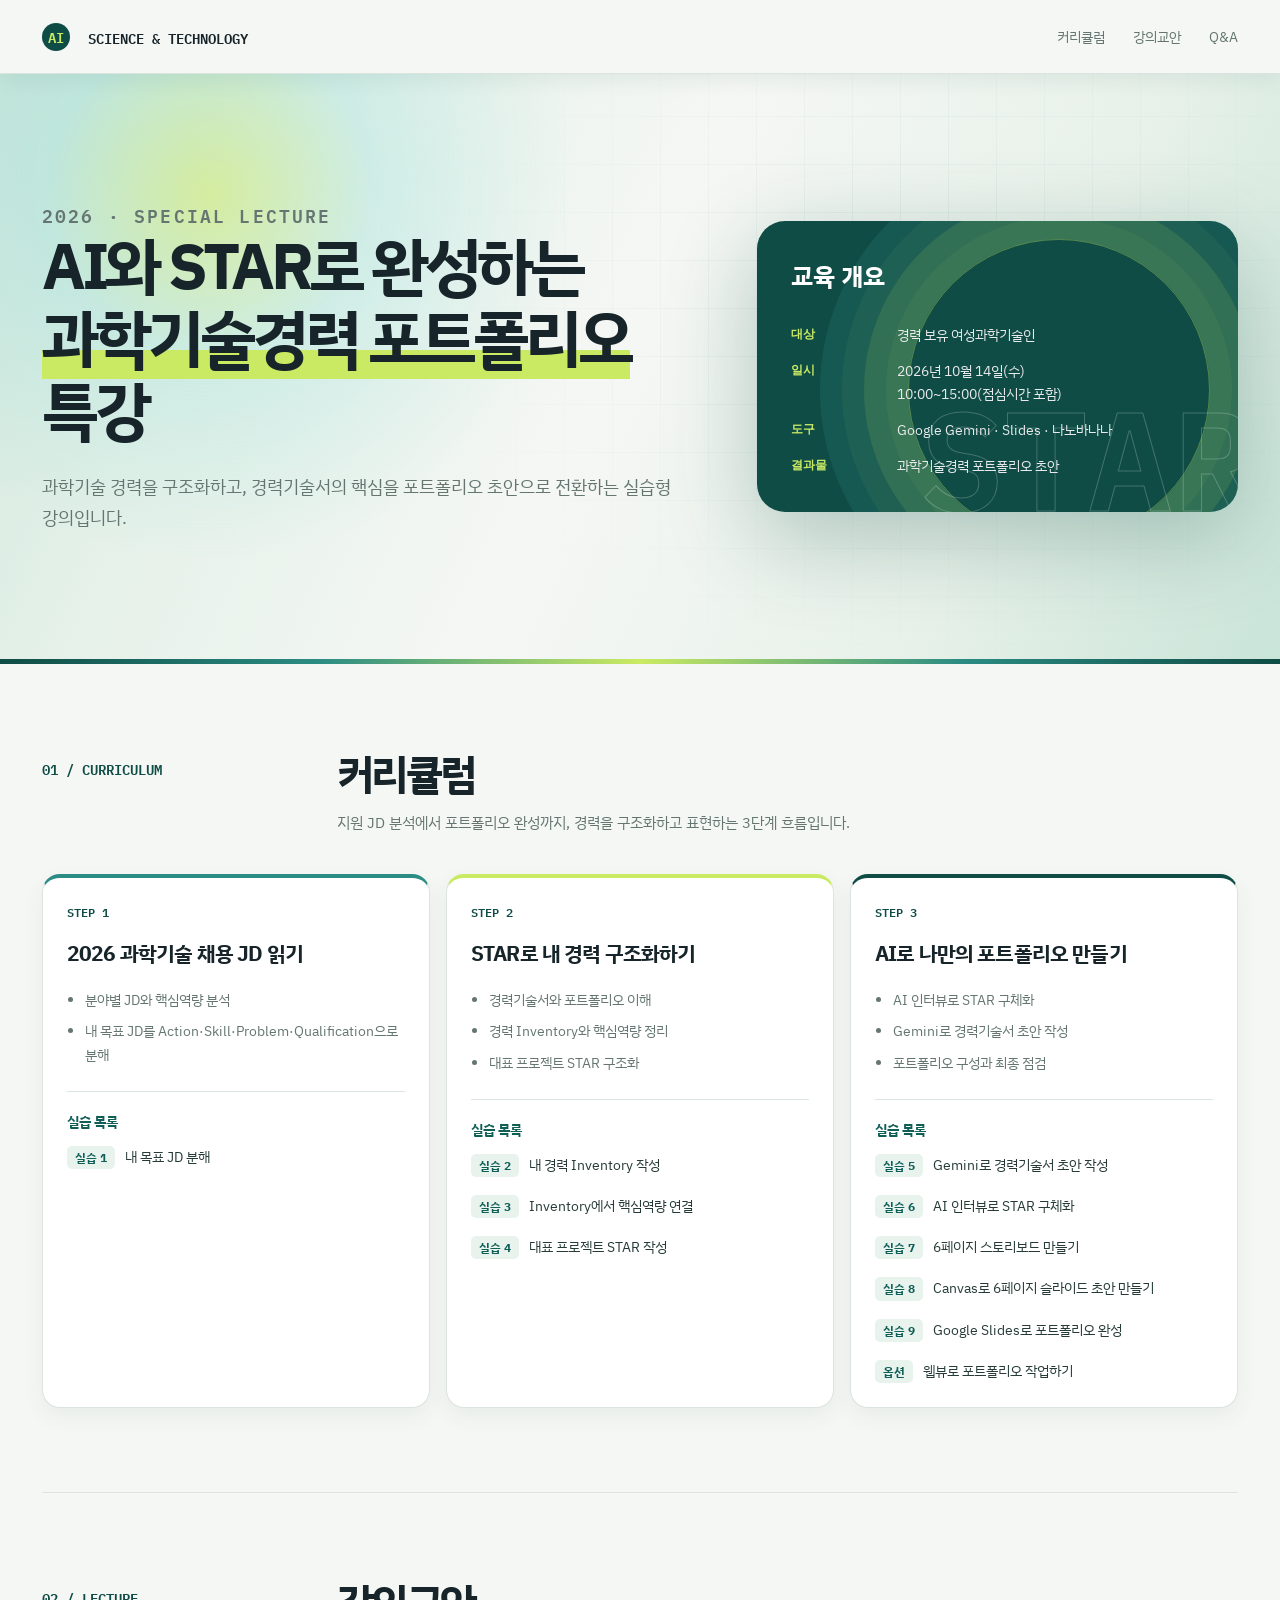
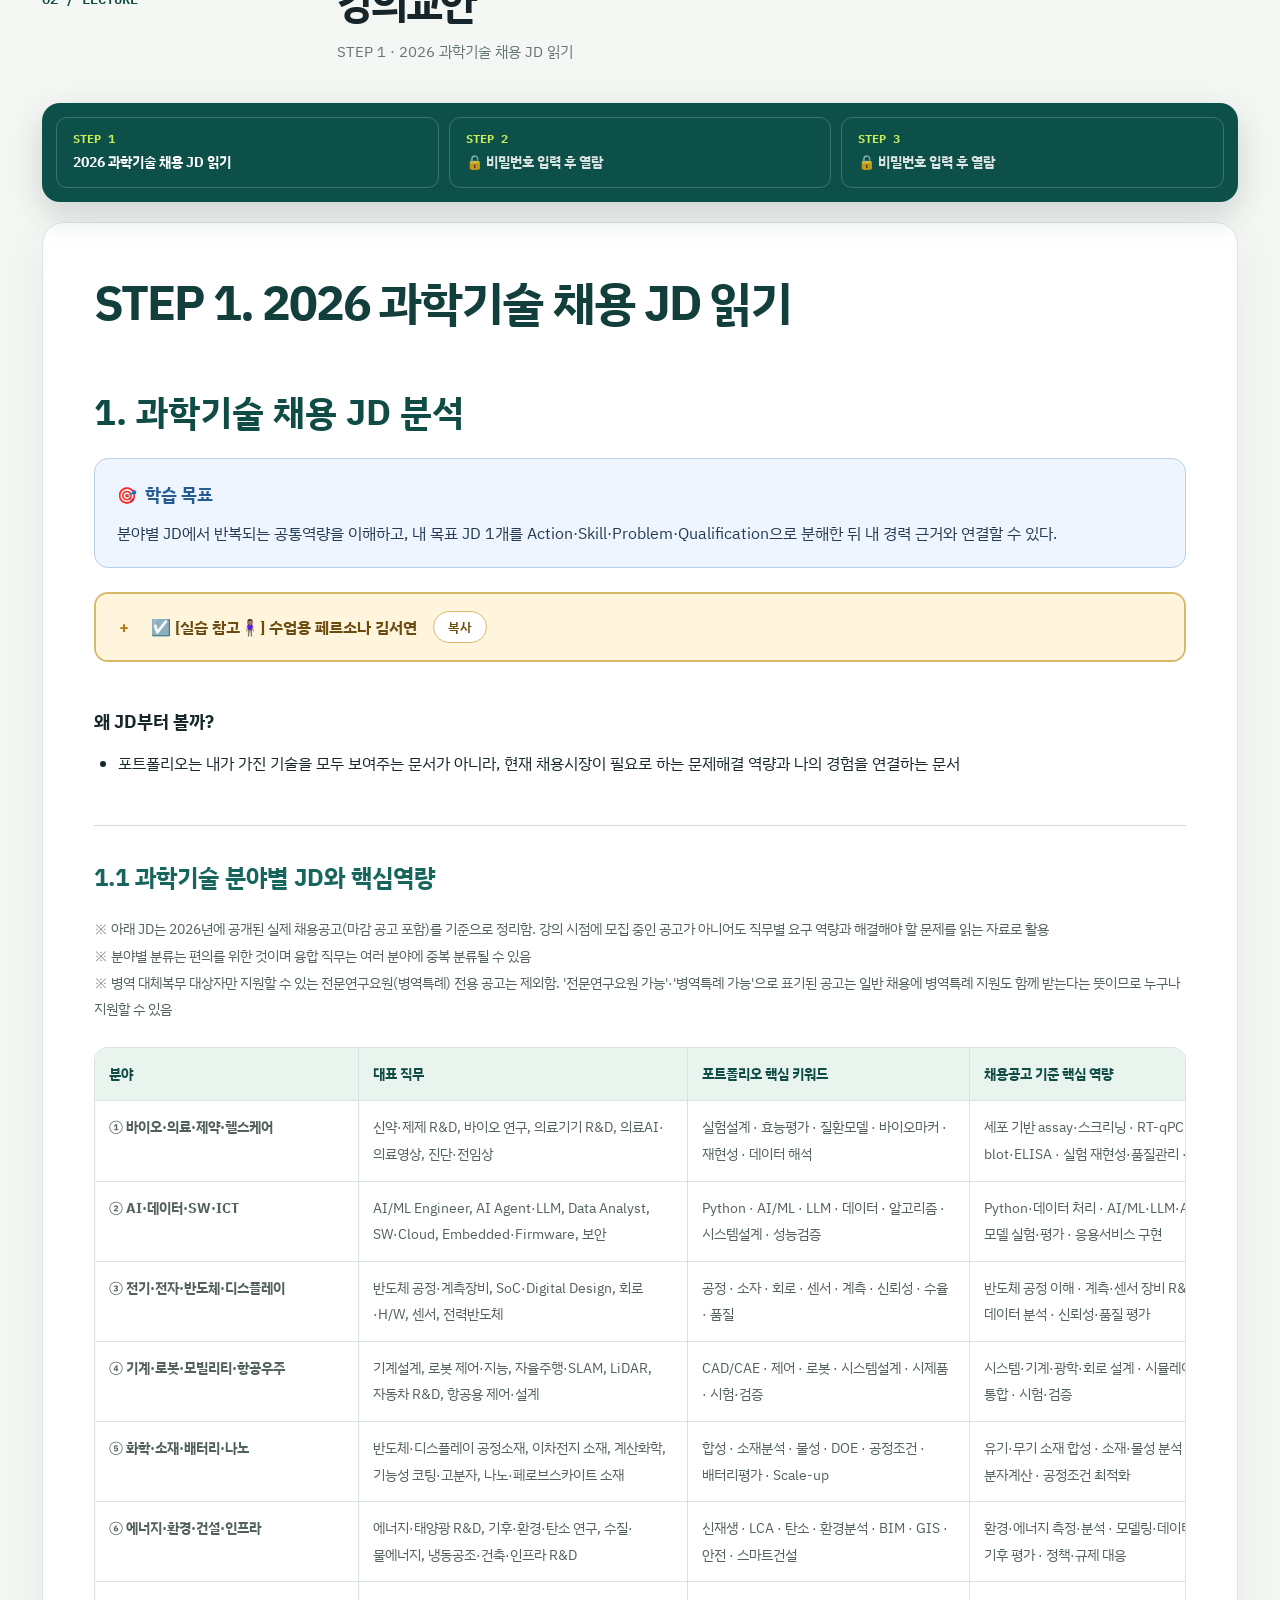
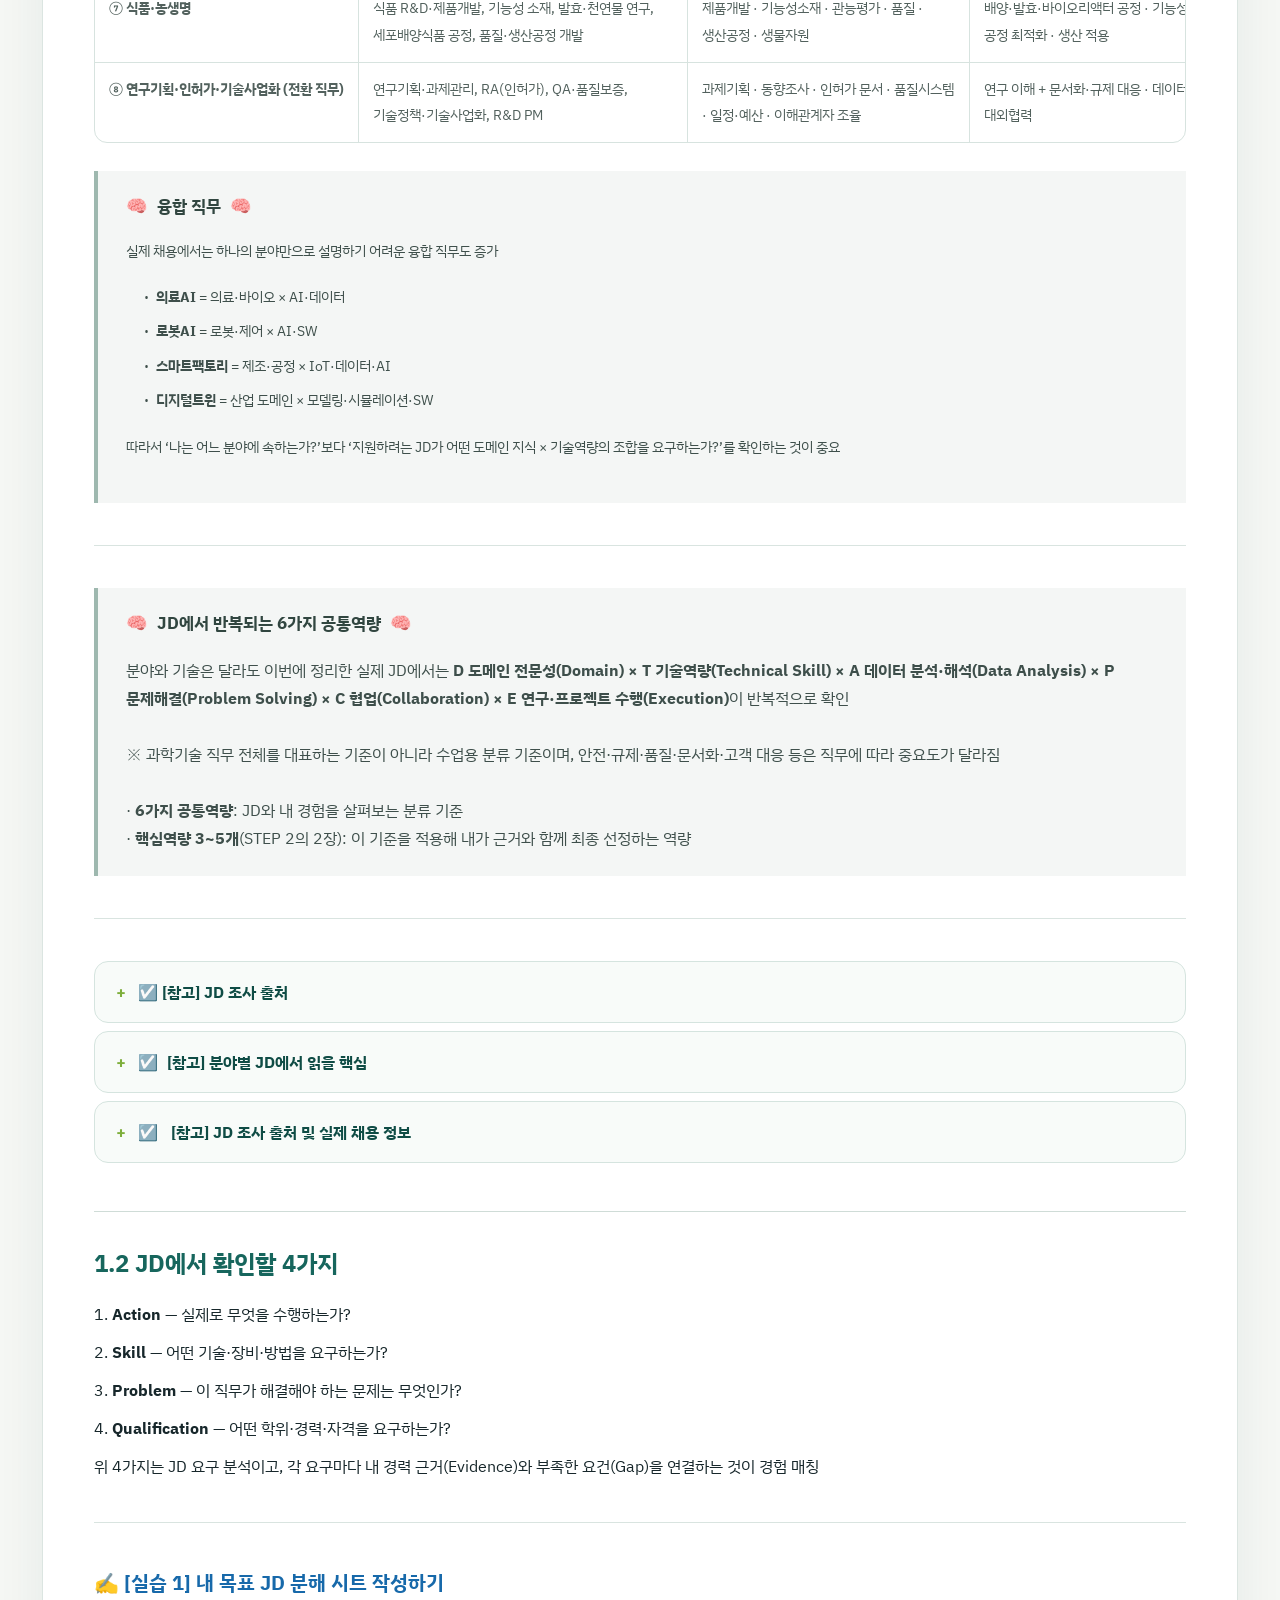
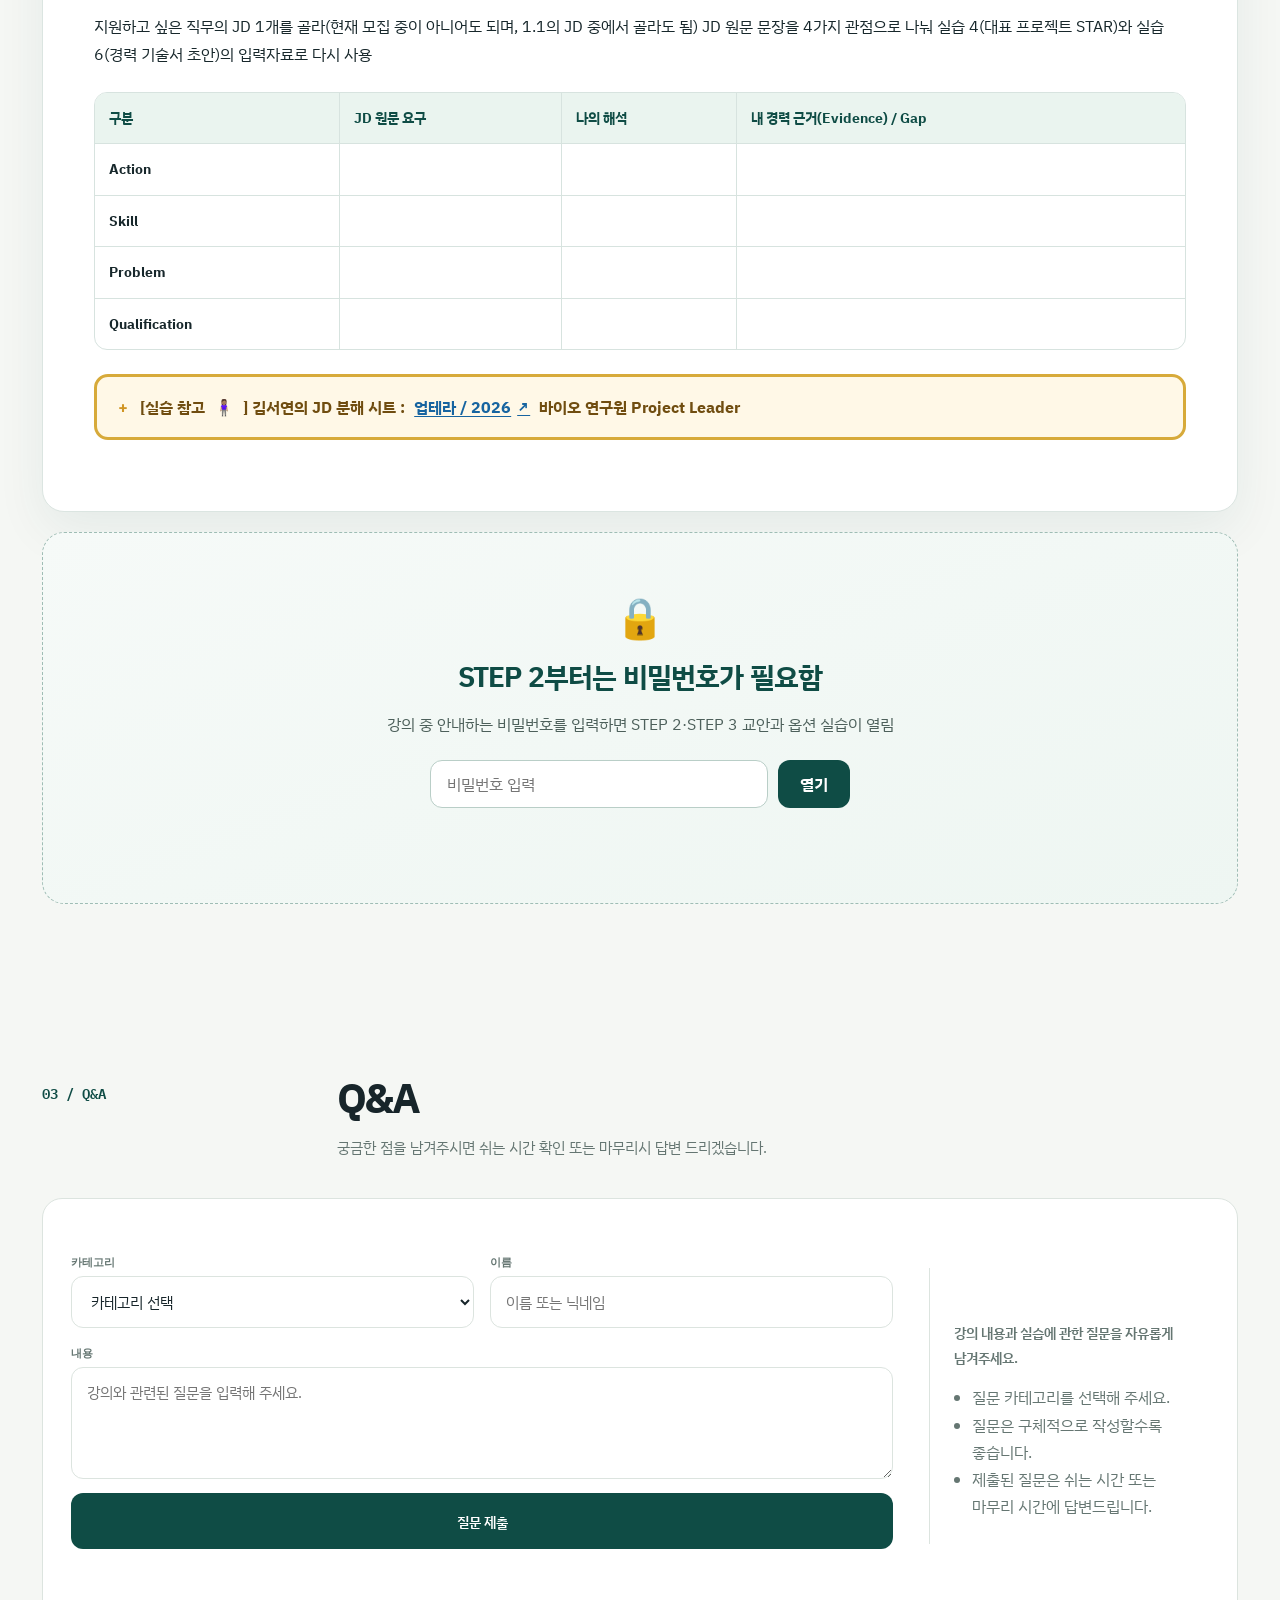
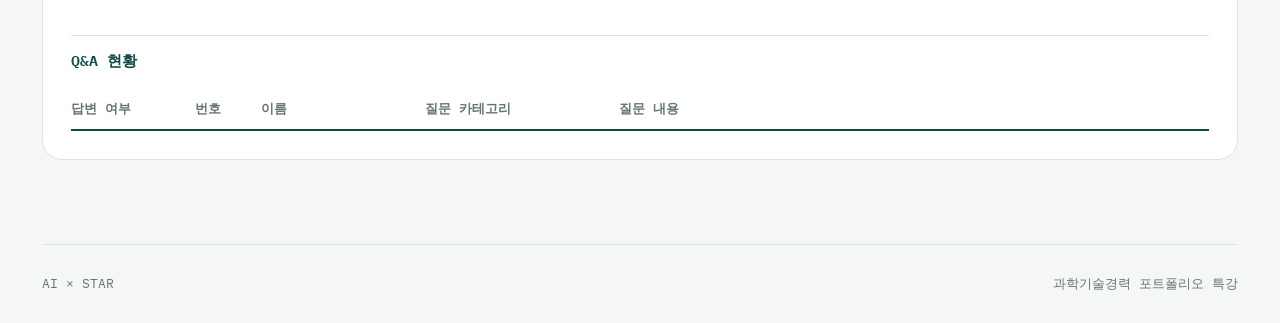
<file: index.html>
<!doctype html>
<html lang="ko">
<head>
<meta charset="UTF-8"><meta name="viewport" content="width=device-width, initial-scale=1.0">
<title>AI와 STAR로 완성하는 과학기술경력 포트폴리오 특강</title>
<link rel="preconnect" href="https://fonts.googleapis.com"><link rel="preconnect" href="https://fonts.gstatic.com" crossorigin>
<link href="https://fonts.googleapis.com/css2?family=IBM+Plex+Sans+KR:wght@400;500;600;700&family=IBM+Plex+Mono:wght@400;500;600&display=swap" rel="stylesheet">
<style>
:root{--ink:#17252a;--muted:#657672;--line:#dce4df;--paper:#f5f7f4;--white:#fff;--lime:#cbea63;--green:#0f4c45;--teal:#2b8c83;--violet:#0f4c45;--cyan:#cbea63}
*{box-sizing:border-box}html{scroll-behavior:smooth;scroll-padding-top:86px;width:100%;overflow-x:hidden}body{width:100%;min-width:0;margin:0;background:var(--paper);color:var(--ink);font-family:'IBM Plex Sans KR',sans-serif;line-height:1.7;word-break:keep-all;overflow-x:hidden}a{color:inherit;text-decoration:none}.page{width:100%;max-width:1560px;margin:0 auto;overflow:visible}
.topbar{height:74px;display:flex;align-items:center;justify-content:space-between;border-bottom:1px solid var(--line);position:sticky;top:0;background:rgba(245,247,244,.92);backdrop-filter:blur(14px);z-index:10;padding:0 clamp(20px,4vw,42px)}.brand{font:600 14px 'IBM Plex Mono',monospace}.brand i{display:inline-grid;place-items:center;width:28px;height:28px;margin-right:10px;border-radius:50%;background:var(--green);color:var(--lime);font-style:normal}.nav{display:flex;gap:28px;font-size:14px;color:var(--muted)}.nav a:hover{color:var(--green)}main{padding:0 clamp(20px,4vw,42px)}
.hero{min-height:525px;display:grid;grid-template-columns:1.15fr .85fr;gap:clamp(30px,5vw,70px);align-items:center;border-bottom:1px solid var(--line)}.eyebrow{font:600 13px 'IBM Plex Mono',monospace;letter-spacing:.12em;color:var(--green);text-transform:uppercase;margin:0 0 22px}.hero h1{font-size:clamp(42px,5vw,76px);line-height:1.12;letter-spacing:-.07em;margin:0 0 26px;max-width:820px}.hero h1 span{background:linear-gradient(transparent 65%,var(--lime) 65%)}.hero p{font-size:18px;color:var(--muted);margin:0;max-width:670px}
.hero-card{background:var(--green);color:var(--white);border-radius:28px;padding:34px;min-height:290px;position:relative;overflow:hidden}.hero-card:after{content:'STAR';position:absolute;right:-18px;bottom:-48px;color:transparent;-webkit-text-stroke:1px rgba(255,255,255,.22);font:600 140px 'IBM Plex Mono',monospace}.hero-card h2{font-size:25px;margin:0 0 25px;position:relative;z-index:1}.hero-card dl{display:grid;grid-template-columns:88px 1fr;gap:12px 18px;margin:0;position:relative;z-index:1;font-size:14px}.hero-card dt{color:var(--lime);font:600 12px 'IBM Plex Mono',monospace}.hero-card dd{margin:0;color:#e8eaec}
section{padding:84px 0;border-bottom:1px solid var(--line)}.section-head{display:grid;grid-template-columns:250px 1fr;gap:45px;margin-bottom:38px}.section-number{font:600 14px 'IBM Plex Mono',monospace;color:var(--violet);padding-top:9px}.section-title{font-size:42px;line-height:1.2;letter-spacing:-.06em;margin:0}.section-note{color:var(--muted);font-size:15px;margin:12px 0 0}.overview-grid{display:grid;grid-template-columns:repeat(5,1fr);gap:14px}.info-card{background:var(--white);border:1px solid var(--line);border-radius:18px;padding:23px;min-height:172px}.info-card .label{font:600 12px 'IBM Plex Mono',monospace;color:var(--muted)}.info-card p{font-size:17px;font-weight:600;line-height:1.55;margin:25px 0 0}.info-card:first-child{background:var(--lime);border-color:var(--lime)}
.placeholder{min-height:220px;display:grid;place-items:center;border:1px dashed #b9bec4;border-radius:22px;color:var(--muted);background:rgba(255,255,255,.38);font-size:17px;text-align:center}.placeholder b{display:block;color:var(--ink);font-size:22px;margin-bottom:8px}.qa{display:grid;grid-template-columns:1fr 1fr;gap:16px}.qa-card{background:var(--white);border:1px solid var(--line);border-radius:20px;padding:28px;min-height:150px}.qa-card strong{font:600 14px 'IBM Plex Mono',monospace;color:var(--violet)}.qa-card p{font-size:20px;font-weight:600;margin:20px 0 0}.footer{padding:30px 42px;color:var(--muted);font:13px 'IBM Plex Mono',monospace;display:flex;justify-content:space-between}.top-button{position:fixed;right:28px;bottom:28px;width:48px;height:48px;border:1px solid var(--ink);border-radius:50%;background:var(--ink);color:var(--lime);font:600 12px 'IBM Plex Mono',monospace;cursor:pointer;opacity:0;transform:translateY(10px);pointer-events:none;transition:.2s;z-index:20}.top-button.visible{opacity:1;transform:none;pointer-events:auto}.top-button:hover{background:var(--violet);border-color:var(--violet)}
@media(max-width:1200px){.overview-grid{grid-template-columns:repeat(3,1fr)}.hero{gap:30px}.section-head{grid-template-columns:180px 1fr}}
@media(max-width:760px){html{min-width:0;width:100%;overflow-x:hidden}.page{width:100vw;max-width:100vw;overflow:hidden}.topbar{height:auto;min-height:68px;align-items:flex-start;gap:14px;padding-top:14px;padding-bottom:14px}.brand{font-size:11px;line-height:28px}.nav{gap:12px;flex-wrap:wrap;justify-content:flex-end;font-size:12px;line-height:1.5}.hero{width:100%;grid-template-columns:1fr;min-height:0;padding:70px 0}.hero h1{font-size:clamp(38px,11vw,58px)}.hero p{font-size:16px}.hero-card{min-height:auto;padding:26px}.section-head{grid-template-columns:1fr;gap:8px;margin-bottom:26px}section{padding:60px 0}.overview-grid,.qa{grid-template-columns:1fr 1fr}.info-card{min-height:150px;padding:18px}.info-card p{font-size:15px;margin-top:18px}.qa-card p{font-size:17px}.footer{align-items:flex-start;gap:8px;flex-direction:column}}
@media(max-width:430px){.overview-grid,.qa{grid-template-columns:1fr}.nav{max-width:190px}.hero-card dl{grid-template-columns:70px 1fr;font-size:13px}}
.curriculum-practices{margin-top:24px;padding-top:18px;border-top:1px solid #dce7e2}.curriculum-practices>strong{display:block;font-size:14px;color:#0f5f57;margin-bottom:12px}.curriculum-practices ol{list-style:none;padding:0;margin:0;display:grid;gap:10px}.curriculum-practices li{display:flex;align-items:flex-start;gap:10px;color:#263b38;font-size:14px;line-height:1.6}.curriculum-practices li span{flex:none;padding:2px 8px;border-radius:5px;background:#e9f3ee;color:#0f5f57;font-size:12px;font-weight:700}.curriculum-step{display:flex;flex-direction:column}.curriculum-step>.curriculum-practices{margin-top:24px}</style>
<style>
/* HERO MOTION */
.hero{position:relative;isolation:isolate;overflow:hidden}
.hero:before{content:'';position:absolute;z-index:-1;left:-8%;top:12%;width:440px;height:440px;border-radius:50%;background:radial-gradient(circle,rgba(203,234,99,.34),rgba(203,234,99,0) 68%);filter:blur(10px);animation:heroGlow 8s ease-in-out infinite alternate}
.hero:after{content:'';position:absolute;z-index:-1;right:-6%;top:8%;width:620px;height:430px;opacity:.22;background-image:linear-gradient(rgba(43,140,131,.22) 1px,transparent 1px),linear-gradient(90deg,rgba(43,140,131,.22) 1px,transparent 1px);background-size:34px 34px;mask-image:linear-gradient(135deg,transparent 5%,#000 45%,transparent 95%);animation:gridDrift 16s linear infinite}
.hero>div:first-child{animation:heroRise .9s cubic-bezier(.2,.8,.2,1) both}
.hero-card{animation:cardFloat 6s ease-in-out infinite;box-shadow:0 24px 70px rgba(15,76,69,.18)}
.hero-card:before{content:'';position:absolute;z-index:0;width:180px;height:180px;right:24px;top:-60px;border-radius:50%;background:var(--teal);opacity:.55;filter:blur(2px);animation:orbFloat 7s ease-in-out infinite alternate}
.hero-card:after{animation:starFloat 8s ease-in-out infinite alternate}
@keyframes heroRise{from{opacity:0;transform:translateY(24px)}to{opacity:1;transform:translateY(0)}}
@keyframes heroGlow{from{transform:translate3d(-20px,-10px,0) scale(.9);opacity:.55}to{transform:translate3d(70px,35px,0) scale(1.25);opacity:1}}
@keyframes gridDrift{from{transform:translate(0,0)}to{transform:translate(34px,34px)}}
@keyframes cardFloat{0%,100%{transform:translateY(0) rotate(0deg)}50%{transform:translateY(-9px) rotate(.35deg)}}
@keyframes orbFloat{from{transform:translate(0,0) scale(.9)}to{transform:translate(-80px,100px) scale(1.25)}}
@keyframes starFloat{from{transform:translate(0,0)}to{transform:translate(-24px,-10px)}}
@media(prefers-reduced-motion:reduce){*,*::before,*::after{animation-duration:.01ms!important;animation-iteration-count:1!important;scroll-behavior:auto!important}}
</style>
<style>
/* STRONG CONTINUOUS MOTION */
.hero{background:linear-gradient(120deg,rgba(245,247,244,0) 0%,rgba(203,234,99,.08) 45%,rgba(43,140,131,.08) 100%)}
.hero:before{width:620px;height:620px;left:-180px;top:-150px;background:radial-gradient(circle,rgba(203,234,99,.62) 0%,rgba(203,234,99,.2) 28%,rgba(203,234,99,0) 68%);filter:blur(2px);animation:heroGlowStrong 7s ease-in-out infinite alternate}
.hero:after{right:-4%;top:-15%;width:760px;height:620px;opacity:.34;background-size:42px 42px;mask-image:radial-gradient(ellipse at center,#000 0%,transparent 72%);animation:gridPulse 10s linear infinite}
.hero-card{animation:cardOrbit 5s ease-in-out infinite;transform-origin:50% 50%}
.hero-card:before{width:260px;height:260px;right:-20px;top:-80px;animation:orbOrbit 5s ease-in-out infinite alternate}
.hero-card h2{animation:titlePulse 3.4s ease-in-out infinite}
.hero-card dl{animation:contentLift 5s ease-in-out infinite alternate}
.overview-grid{position:relative}
.overview-grid:before{content:'';position:absolute;left:0;right:0;top:50%;height:1px;background:linear-gradient(90deg,transparent,var(--teal),transparent);opacity:.35;animation:scanLine 4s ease-in-out infinite}
.info-card{position:relative;overflow:hidden;animation:overviewFloat 4.8s ease-in-out infinite;animation-delay:calc(var(--card-index, 0) * -0.65s);transition:box-shadow .3s, border-color .3s}
.info-card:nth-child(1){--card-index:0}.info-card:nth-child(2){--card-index:1}.info-card:nth-child(3){--card-index:2}.info-card:nth-child(4){--card-index:3}.info-card:nth-child(5){--card-index:4}
.info-card:after{content:'';position:absolute;inset:-80% -20%;background:linear-gradient(105deg,transparent 42%,rgba(255,255,255,.62) 50%,transparent 58%);transform:translateX(-80%) rotate(8deg);animation:cardShine 5.5s ease-in-out infinite;pointer-events:none}
.info-card:hover{z-index:2;border-color:var(--teal);box-shadow:0 18px 34px rgba(15,76,69,.16);transform:translateY(-10px) scale(1.025)}
@keyframes heroGlowStrong{0%{transform:translate3d(-30px,-20px,0) scale(.75);opacity:.45}50%{transform:translate3d(100px,70px,0) scale(1.2);opacity:.9}100%{transform:translate3d(10px,160px,0) scale(1.05);opacity:.6}}
@keyframes gridPulse{0%{transform:translate(0,0) rotate(0deg);opacity:.18}50%{transform:translate(-42px,34px) rotate(3deg);opacity:.48}100%{transform:translate(42px,-22px) rotate(-3deg);opacity:.22}}
@keyframes cardOrbit{0%,100%{transform:translateY(0) rotate(0deg)}25%{transform:translateY(-13px) rotate(1deg)}50%{transform:translateY(2px) rotate(-.8deg)}75%{transform:translateY(-8px) rotate(.6deg)}}
@keyframes orbOrbit{0%{transform:translate(-20px,10px) scale(.75);opacity:.35}50%{transform:translate(-110px,160px) scale(1.25);opacity:.8}100%{transform:translate(20px,80px) scale(.9);opacity:.5}}
@keyframes titlePulse{0%,100%{text-shadow:0 0 0 rgba(203,234,99,0)}50%{text-shadow:0 0 22px rgba(203,234,99,.28)}}
@keyframes contentLift{from{transform:translateY(3px)}to{transform:translateY(-4px)}}
@keyframes scanLine{0%,100%{transform:translateX(-12%);opacity:.12}50%{transform:translateX(12%);opacity:.5}}
@keyframes overviewFloat{0%,100%{transform:translateY(0)}50%{transform:translateY(-5px)}}
@keyframes cardShine{0%,58%{transform:translateX(-90%) rotate(8deg)}78%,100%{transform:translateX(90%) rotate(8deg)}}
@media(prefers-reduced-motion:reduce){.hero:before,.hero:after,.hero-card,.hero-card:before,.hero-card h2,.hero-card dl,.overview-grid:before,.info-card,.info-card:after{animation:none!important}.info-card:hover{transform:none}}
.hero-card:before{width:300px;height:300px;right:28px;top:18px;border:1px solid rgba(203,234,99,.42);border-radius:50%;background:transparent;opacity:.9;filter:none;box-shadow:0 0 0 22px rgba(203,234,99,.06),0 0 0 44px rgba(203,234,99,.12),0 0 0 66px rgba(203,234,99,.05),0 0 0 88px rgba(105,216,210,.11);animation:lineOrbit 9s ease-in-out infinite alternate}
.hero-card:after{z-index:0}
@keyframes lineOrbit{0%{transform:translate(18px,-8px) rotate(-8deg) scale(.78);opacity:.35}45%{transform:translate(-8px,8px) rotate(5deg) scale(.92);opacity:.9}100%{transform:translate(-24px,20px) rotate(-10deg) scale(1.04);opacity:.48}}
@media(prefers-reduced-motion:reduce){.hero-card:before{animation:none!important}}
.overview-section{}
#overview{position:relative;margin:0 -42px;padding-left:42px;padding-right:42px;background:linear-gradient(135deg,#e9f1ec 0%,#f5f7f4 48%,#e2efeb 100%);overflow:hidden}
#overview:before{content:'01';position:absolute;right:4%;top:16px;color:rgba(15,76,69,.07);font:600 clamp(150px,20vw,300px)/1 'IBM Plex Mono',monospace;letter-spacing:-.14em;pointer-events:none}
#overview:after{content:'';position:absolute;left:0;right:0;top:0;height:5px;background:linear-gradient(90deg,var(--green),var(--teal),var(--lime),var(--teal),var(--green));background-size:220% 100%;animation:overviewBar 6s linear infinite}
#overview .section-head,#overview .overview-grid{position:relative;z-index:1}
#overview .section-title{color:var(--green)}
#overview .section-note{max-width:540px}
#overview .overview-grid{grid-template-columns:repeat(5,1fr);gap:16px}
#overview .info-card{min-height:205px;background:rgba(255,255,255,.74);border:1px solid rgba(15,76,69,.16);border-top:4px solid var(--teal);box-shadow:0 10px 24px rgba(15,76,69,.07)}
#overview .info-card:nth-child(1){background:var(--green);border-color:var(--green);border-top-color:var(--lime);color:#fff}
#overview .info-card:nth-child(2){background:#e4f1c0;border-top-color:var(--lime)}
#overview .info-card:nth-child(3){background:#dcefeb;border-top-color:var(--teal)}
#overview .info-card:nth-child(4){background:#eef5e9;border-top-color:var(--green)}
#overview .info-card:nth-child(5){background:#d2e8e1;border-top-color:var(--teal)}
#overview .info-card:nth-child(1) .label{color:var(--lime)}
#overview .info-card:nth-child(n+2) .label{color:var(--green)}
#overview .info-card p{font-size:18px;letter-spacing:-.03em}
#overview .info-card small{font-size:13px;font-weight:500;color:var(--muted)}
#overview .info-card:nth-child(1) small{color:#d9eee5}
@keyframes overviewBar{from{background-position:0 0}to{background-position:220% 0}}
@media(max-width:1200px){#overview{margin:0 calc(-1 * clamp(20px,4vw,42px));padding-left:clamp(20px,4vw,42px);padding-right:clamp(20px,4vw,42px)}#overview .overview-grid{grid-template-columns:repeat(3,1fr)}}
@media(max-width:760px){#overview{margin:0 -20px;padding-left:20px;padding-right:20px}#overview .overview-grid{grid-template-columns:1fr 1fr}}
@media(max-width:430px){#overview .overview-grid{grid-template-columns:1fr}}
@media(prefers-reduced-motion:reduce){#overview:after{animation:none!important}}
.hero{margin-left:-42px;margin-right:-42px;padding-left:42px;padding-right:42px;background:linear-gradient(90deg,#dfeee7 0%,#edf4ef 12%,var(--paper) 27%,var(--paper) 73%,#edf4ef 88%,#dfeee7 100%)}
.hero:before{left:-8%;background:radial-gradient(circle,rgba(203,234,99,.42) 0%,rgba(203,234,99,.12) 30%,rgba(203,234,99,0) 68%)}
@media(max-width:1200px){.hero{margin-left:calc(-1 * clamp(20px,4vw,42px));margin-right:calc(-1 * clamp(20px,4vw,42px));padding-left:clamp(20px,4vw,42px);padding-right:clamp(20px,4vw,42px)}}
@media(max-width:760px){.hero{margin-left:-20px;margin-right:-20px;padding-left:20px;padding-right:20px;background:linear-gradient(180deg,#e2f0e9 0%,var(--paper) 34%,var(--paper) 72%,#e7f1ec 100%)}}
.hero{width:100vw;max-width:none;margin-left:calc(50% - 50vw);margin-right:0;padding-left:max(42px,calc((100vw - 1560px)/2 + 42px));padding-right:max(42px,calc((100vw - 1560px)/2 + 42px));min-height:590px;background:linear-gradient(115deg,#cfe7dc 0%,#e5f1e9 21%,#f5f7f4 48%,#e7f1e9 76%,#c9e4d8 100%);border-bottom:5px solid transparent;border-image:linear-gradient(90deg,var(--green),var(--teal),var(--lime),var(--teal),var(--green)) 1}
.hero:before{width:760px;height:760px;left:-170px;top:-260px;background:radial-gradient(ellipse,rgba(203,234,99,.54),rgba(105,216,210,.2) 30%,transparent 68%);animation:heroGlowStrong 5s ease-in-out infinite alternate}
.hero:after{width:1000px;height:760px;right:-140px;top:-150px;background-size:48px 48px;opacity:.4;animation:gridPulse 7s linear infinite}
.hero-card{animation:cardOrbit 3.8s ease-in-out infinite;box-shadow:0 26px 90px rgba(15,76,69,.28)}
#overview{padding-top:38px;padding-bottom:38px;min-height:0;background:var(--paper);border-bottom:1px solid var(--line)}
#overview .section-head{margin-bottom:22px}
#overview .overview-grid{gap:14px}
#overview .info-card{min-height:150px;padding:19px}
#overview .info-card p{margin-top:18px;font-size:16px}
@media(max-width:1200px){.hero{padding-left:max(20px,calc((100vw - 1200px)/2 + 20px));padding-right:max(20px,calc((100vw - 1200px)/2 + 20px))}}
@media(max-width:760px){.hero{width:100vw;margin-left:-20px;padding-left:20px;padding-right:20px;min-height:0;padding-top:64px;padding-bottom:64px}.hero:before{width:520px;height:520px;left:-180px;top:-140px}.hero:after{width:650px;height:560px;right:-220px;top:-80px}#overview{padding-top:30px;padding-bottom:30px}}
.hero h1{animation:titleDrift 4.8s ease-in-out infinite;transform-origin:left center}
.hero h1 span{background-size:200% 100%;animation:highlightFlow 3.6s linear infinite}
@keyframes titleDrift{0%,100%{transform:translate3d(0,0,0);text-shadow:0 0 0 rgba(15,76,69,0)}25%{transform:translate3d(2px,-3px,0);text-shadow:0 8px 24px rgba(15,76,69,.08)}50%{transform:translate3d(-1px,1px,0);text-shadow:0 0 18px rgba(203,234,99,.22)}75%{transform:translate3d(3px,-1px,0);text-shadow:0 10px 28px rgba(15,76,69,.1)}}
@keyframes highlightFlow{from{background-position:0 0}to{background-position:200% 0}}
@media(prefers-reduced-motion:reduce){.hero h1,.hero h1 span{animation:none!important}}
.topbar{position:sticky;top:0;width:100%;z-index:1000;background:rgba(245,247,244,.94);box-shadow:0 6px 20px rgba(15,76,69,.08)}
.page{overflow:visible;padding-top:0}.topbar{left:auto;transform:none;width:100%;align-self:flex-start}
.qa{grid-template-columns:1fr}.qa-card{width:100%}
.qa-card{display:grid;grid-template-columns:minmax(0,1fr) 280px;gap:36px;align-items:center}.qa-card .question-form{grid-column:1}.qa-card .qa-guide{grid-column:2;grid-row:1;padding:24px;border-left:1px solid var(--line);color:var(--muted)}.qa-guide strong{display:block;color:var(--green);font:600 13px 'IBM Plex Mono',monospace;margin-bottom:12px}.qa-guide p{margin:0;font-size:14px;line-height:1.8}.qa-guide ul{padding-left:18px;margin:14px 0 0}@media(max-width:900px){.qa-card{grid-template-columns:1fr}.qa-card .qa-guide{grid-column:1;grid-row:auto;border-left:0;border-top:1px solid var(--line);padding:20px 0 0}}
.question-list{grid-column:1/-1;margin-top:28px;border-top:1px solid var(--line);padding-top:24px;font-size:14px}.question-list-title{margin:0 0 14px;color:var(--green);font:600 13px 'IBM Plex Mono',monospace}.question-table-head,.question-item{display:grid;grid-template-columns:110px 52px 150px 180px minmax(0,1fr);gap:14px;align-items:center}.question-table-head{padding:10px 0;border-bottom:2px solid var(--green);color:var(--muted);font:600 11px 'IBM Plex Mono',monospace}.question-item{padding:15px 0;border-bottom:1px solid var(--line);font-size:14px}.question-item .question-number{color:var(--green);font:600 14px 'IBM Plex Mono',monospace}.question-item .question-category{color:var(--muted);font-size:14px}.question-item .question-text{line-height:1.55}.answer-check{display:flex;align-items:center;justify-content:flex-start;color:var(--muted);font-size:0;white-space:nowrap}.answer-check input{width:16px;height:16px;accent-color:var(--green)}.question-item:has(.answer-check input:checked){opacity:.56}.question-item:has(.answer-check input:checked) .question-text{text-decoration:line-through}@media(max-width:900px){.question-table-head,.question-item{grid-template-columns:90px 42px 1fr 110px}.question-table-head span:nth-child(4),.question-item .question-category{grid-column:3}.question-table-head span:nth-child(5),.question-item .question-text{grid-column:3/-1}.answer-check{grid-column:1;grid-row:1}}@media(max-width:600px){.question-table-head,.question-item{grid-template-columns:90px 36px 1fr}.question-table-head span:nth-child(3),.question-item>span:nth-child(3){grid-column:3}.question-table-head span:nth-child(4),.question-item .question-category,.question-table-head span:nth-child(5),.question-item .question-text{grid-column:3}.answer-check{grid-column:1;grid-row:1}}
@media(max-width:760px){.page{padding-top:0}.topbar{width:100vw}}
.question-form{display:grid;grid-template-columns:minmax(170px,.8fr) minmax(220px,1fr) minmax(320px,2fr) auto;gap:12px;align-items:end;margin-top:24px;width:100%}.question-form>div{display:flex;flex-direction:column}.question-form input,.question-form select,.question-form textarea{width:100%;height:52px;border:1px solid var(--line);border-radius:12px;background:#fff;color:var(--ink);font:15px 'IBM Plex Sans KR',sans-serif;padding:13px 15px;outline:none}.question-form input:focus,.question-form select:focus,.question-form textarea:focus{border-color:var(--teal);box-shadow:0 0 0 3px rgba(43,140,131,.14)}.question-form textarea{resize:vertical;line-height:1.5}.question-form button{height:52px;align-self:end;border:0;border-radius:12px;background:var(--green);color:#fff;padding:14px 22px;font:600 14px 'IBM Plex Sans KR',sans-serif;cursor:pointer;white-space:nowrap}.question-form button:hover{background:var(--teal)}.question-status{grid-column:1/-1;min-height:22px;color:var(--green);font-size:14px}.question-label{display:block;color:var(--muted);font:600 11px 'IBM Plex Mono',monospace;margin:0 0 6px}@media(max-width:980px){.question-form{grid-template-columns:1fr 1fr}.question-form>div:nth-child(3){grid-column:1/-1}.question-form button{justify-self:start}}@media(max-width:760px){.question-form{grid-template-columns:1fr}.question-form>div:nth-child(3){grid-column:auto}.question-form button{width:100%}.question-status{grid-column:auto}}
</style>
<style>
#questionList{font-size:16px}
#questionList .question-list-title{font-size:15px}
#questionList .question-table-head{font-size:13px}
#questionList .question-item{font-size:16px}
#questionList .question-item .question-number,#questionList .question-item .question-category{font-size:16px}
#studentQuestion{height:112px;min-height:112px;resize:vertical;line-height:1.65;vertical-align:top}
.question-form>div:nth-child(1){order:2}.question-form>div:nth-child(2){order:1}.question-form>div:nth-child(3){order:3}.question-form>button{order:4}.question-form>.question-status{order:5}
.question-form{grid-template-columns:1fr!important;align-items:stretch}.question-form>div:nth-child(1){order:2}.question-form>div:nth-child(2){order:1}.question-form>div:nth-child(3){order:3}.question-form>button{order:4;width:fit-content;min-width:140px}.question-form>.question-status{order:5}
.question-form{grid-template-columns:1fr 1fr!important;column-gap:16px;row-gap:14px}.question-form>div:nth-child(1),.question-form>div:nth-child(2){max-width:none}.question-form>div:nth-child(3){grid-column:1/-1;width:100%}.question-form>div:nth-child(1) .question-label,.question-form>div:nth-child(2) .question-label,.question-form>div:nth-child(3) .question-label{font-size:0}.question-form>div:nth-child(1) .question-label:after{content:'이름';font-size:11px}.question-form>div:nth-child(2) .question-label:after{content:'카테고리';font-size:11px}.question-form>div:nth-child(3) .question-label:after{content:'내용';font-size:11px}.question-form>button{grid-column:1/-1;width:100%;min-width:0;height:56px}.qa-guide strong{display:none}.qa-guide{padding-top:52px!important}
@media(max-width:600px){.question-form{grid-template-columns:1fr!important}.question-form>div:nth-child(3),.question-form>button{grid-column:auto}}
</style>
<style>.question-list{margin-top:14px;padding-top:12px}.curriculum-grid{display:grid;grid-template-columns:repeat(3,1fr);gap:16px}.curriculum-step{background:#fff;border:1px solid var(--line);border-top:4px solid var(--teal);border-radius:18px;padding:24px;min-height:210px;box-shadow:0 8px 22px rgba(15,76,69,.06)}.curriculum-step:nth-child(2){border-top-color:var(--lime)}.curriculum-step:nth-child(3){border-top-color:var(--green)}.curriculum-step .step-label{font:600 12px 'IBM Plex Mono',monospace;color:var(--green)}.curriculum-step h3{margin:14px 0 16px;font-size:21px;letter-spacing:-.04em}.curriculum-step ul{padding-left:18px;margin:0;color:var(--muted);font-size:14px}.curriculum-step li+li{margin-top:8px}.lecture-layout{display:grid;grid-template-columns:1fr;gap:24px;align-items:start}.lecture-source{min-width:0;background:#fff;border:1px solid var(--line);border-radius:18px;overflow:hidden}.lecture-source iframe{display:block;width:100%;height:1900px;border:0;background:#fff}.lecture-flow{order:-1;position:sticky;top:92px;z-index:3;display:flex;align-items:center;justify-content:space-between;gap:8px;background:linear-gradient(160deg,var(--green),#0d3f3a);color:#fff;border-radius:20px;padding:18px 22px;box-shadow:0 16px 40px rgba(15,76,69,.16)}.lecture-flow span{flex:1;display:block;padding:12px 10px;border:1px solid rgba(255,255,255,.18);border-radius:10px;font-size:16px;line-height:1.2;text-align:center;white-space:nowrap}.lecture-flow b{display:block;color:var(--lime);font-size:18px;text-align:center;line-height:1.1}.lecture-flow small{display:none}@media(max-width:1100px){.lecture-flow span{font-size:clamp(11px,1.45vw,16px);padding-inline:6px}}@media(max-width:900px){.curriculum-grid{grid-template-columns:1fr}.lecture-flow{top:76px;align-items:stretch;display:flex;flex-direction:column;gap:0;padding:16px}.lecture-flow span{width:100%;padding:10px 8px;font-size:16px}.lecture-flow b{padding:3px;transform:none}.lecture-flow small{display:block;margin-top:12px;color:rgba(255,255,255,.7);line-height:1.6;font-size:11px}.lecture-source iframe{height:2200px}}</style></head>
<style>.lecture-flow .flow-step{flex:1;display:flex;flex-direction:column;align-items:center;justify-content:center;gap:5px;padding:10px;border:1px solid rgba(255,255,255,.18);border-radius:10px;color:#fff;text-decoration:none;text-align:center;white-space:nowrap}.lecture-flow .flow-step strong{font-size:16px;color:var(--lime)}.lecture-flow .flow-step small{font-size:clamp(11px,1.25vw,16px);line-height:1.2}.lecture-flow .flow-step:hover{background:rgba(255,255,255,.1)}.notion-doc h1[id]{scroll-margin-top:120px}@media(max-width:900px){.lecture-flow .flow-step{width:100%;white-space:normal}.lecture-flow .flow-step small{font-size:16px}}</style><body><div class="page">
<header class="topbar"><a class="brand" href="#top"><i>AI</i> SCIENCE &amp; TECHNOLOGY</a><nav class="nav"><a href="#curriculum">커리큘럼</a><a href="#lecture">강의교안</a><a href="#qa">Q&amp;A</a></nav></header>
<main id="top">
<section class="hero"><div><p class="eyebrow">2026 · SPECIAL LECTURE</p><h1>AI와 STAR로 완성하는 <span>과학기술경력 포트폴리오</span> 특강</h1><p>과학기술 경력을 구조화하고, 경력기술서의 핵심을 포트폴리오 초안으로 전환하는 실습형 강의입니다.</p></div><aside class="hero-card"><h2>교육 개요</h2><dl><dt>대상</dt><dd>경력 보유 여성과학기술인</dd><dt>일시</dt><dd>2026년 10월 14일(수)<br>10:00~15:00(점심시간 포함)</dd><dt>도구</dt><dd>Google Gemini · Slides · 나노바나나</dd><dt>결과물</dt><dd>과학기술경력 포트폴리오 초안</dd></dl></aside></section>
<section id="curriculum"><div class="section-head"><div class="section-number">01 / CURRICULUM</div><div><h2 class="section-title">커리큘럼</h2><p class="section-note">지원 JD 분석에서 포트폴리오 완성까지, 경력을 구조화하고 표현하는 3단계 흐름입니다.</p></div></div><div class="curriculum-grid"><article class="curriculum-step"><span class="step-label">STEP 1</span><h3>2026 과학기술 채용 JD 읽기</h3><ul><li>분야별 JD와 핵심역량 분석</li><li>내 목표 JD를 Action·Skill·Problem·Qualification으로 분해</li></ul><div class="curriculum-practices"><strong>실습 목록</strong><ol><li><span>실습 1</span>내 목표 JD 분해</li></ol></div></article><article class="curriculum-step"><span class="step-label">STEP 2</span><h3>STAR로 내 경력 구조화하기</h3><ul><li>경력기술서와 포트폴리오 이해</li><li>경력 Inventory와 핵심역량 정리</li><li>대표 프로젝트 STAR 구조화</li></ul><div class="curriculum-practices"><strong>실습 목록</strong><ol><li><span>실습 2</span>내 경력 Inventory 작성</li><li><span>실습 3</span>Inventory에서 핵심역량 연결</li><li><span>실습 4</span>대표 프로젝트 STAR 작성</li></ol></div></article><article class="curriculum-step"><span class="step-label">STEP 3</span><h3>AI로 나만의 포트폴리오 만들기</h3><ul><li>AI 인터뷰로 STAR 구체화</li><li>Gemini로 경력기술서 초안 작성</li><li>포트폴리오 구성과 최종 점검</li></ul><div class="curriculum-practices"><strong>실습 목록</strong><ol><li><span>실습 5</span>Gemini로 경력기술서 초안 작성</li><li><span>실습 6</span>AI 인터뷰로 STAR 구체화</li><li><span>실습 7</span>6페이지 스토리보드 만들기</li><li><span>실습 8</span>Canvas로 6페이지 슬라이드 초안 만들기</li><li><span>실습 9</span>Google Slides로 포트폴리오 완성</li><li class="curriculum-option"><span>옵션</span>웹뷰로 포트폴리오 작업하기</li></ol></div></article></div></section>
<section id="lecture"><div class="section-head"><div class="section-number">02 / LECTURE</div><div><h2 class="section-title">강의교안</h2><p class="section-note">STEP 1 교안을 불러오는 중입니다.</p></div></div></section>
<section id="qa"><div class="section-head"><div class="section-number">03 / Q&amp;A</div><div><h2 class="section-title">Q&amp;A</h2><p class="section-note">궁금한 점을 남겨주시면 쉬는 시간 확인 또는 마무리시 답변 드리겠습니다.</p></div></div><div class="qa"><article class="qa-card"><form class="question-form" id="questionForm"><div><label class="question-label" for="studentName">이름</label><input id="studentName" name="studentName" required placeholder="이름 또는 닉네임"></div><div><label class="question-label" for="questionCategory">질문 카테고리</label><select id="questionCategory" name="questionCategory" required><option value="">카테고리 선택</option><option>채용 JD 분석</option><option>경력 Inventory 정리</option><option>핵심역량 도출</option><option>STAR 경험 구조화</option><option>AI 활용·비식별화</option><option>경력기술서·포트폴리오</option><option>최종 점검·기타</option></select></div><div><label class="question-label" for="studentQuestion">질문 내용</label><textarea id="studentQuestion" name="studentQuestion" required placeholder="강의와 관련된 질문을 입력해 주세요."></textarea></div><button type="submit">질문 제출</button><div class="question-status" id="questionStatus" aria-live="polite"></div></form><aside class="qa-guide"><strong>Q&amp;A 안내</strong><p>강의 내용과 실습에 관한 질문을 자유롭게 남겨주세요.</p><ul><li>질문 카테고리를 선택해 주세요.</li><li>질문은 구체적으로 작성할수록 좋습니다.</li><li>제출된 질문은 쉬는 시간 또는 마무리 시간에 답변드립니다.</li></ul></aside><div class="question-list" id="questionList"><h3 class="question-list-title">등록된 질문</h3><div class="question-table-head"><span>답변 여부</span><span>번호</span><span>이름</span><span>질문 카테고리</span><span>질문 내용</span></div></div></article></div></section>
</main><footer class="footer"><span>AI × STAR</span><span>과학기술경력 포트폴리오 특강</span></footer></div>
<button class="top-button" aria-label="맨 위로 이동">TOP</button><script>const b=document.querySelector('.top-button');window.addEventListener('scroll',()=>b.classList.toggle('visible',scrollY>420),{passive:true});b.addEventListener('click',()=>scrollTo({top:0,behavior:'smooth'}));const SCRIPT_URL='https://script.google.com/macros/s/AKfycbxyk2CLzEco3nAinZn6HBmnq7DdCPV9VyE0VAYUeGkIa2waHpm302-18WP-l-Xgg4oX/exec';document.querySelector('#questionForm').addEventListener('submit',e=>{e.preventDefault();const f=e.target,s=document.querySelector('#questionStatus');if(!f.checkValidity()){f.reportValidity();return}const iframeName='googleSheetSubmit_'+Date.now(),iframe=document.createElement('iframe'),submitForm=document.createElement('form');iframe.name=iframeName;iframe.style.display='none';document.body.appendChild(iframe);submitForm.method='POST';submitForm.action=SCRIPT_URL;submitForm.target=iframeName;submitForm.style.display='none';[['name',document.querySelector('#studentName').value.trim()],['category',document.querySelector('#questionCategory').value],['question',document.querySelector('#studentQuestion').value.trim()]].forEach(([name,value])=>{const input=document.createElement('input');input.type='hidden';input.name=name;input.value=value;submitForm.appendChild(input)});document.body.appendChild(submitForm);submitForm.submit();const list=document.querySelector('#questionList'),item=document.createElement('div'),number=list.querySelectorAll('.question-item').length+1;item.className='question-item';item.innerHTML='<label class="answer-check"><input type="checkbox"> 답변 완료</label><span class="question-number">#'+number+'</span><span>'+document.querySelector('#studentName').value.trim()+'</span><span class="question-category">'+document.querySelector('#questionCategory').value+'</span><span class="question-text">'+document.querySelector('#studentQuestion').value.trim().replace(/[&<>]/g,char=>({'&':'&amp;','<':'&lt;','>':'&gt;'}[char]))+'</span>';list.appendChild(item);s.textContent='질문이 등록되었습니다. 쉬는 시간 또는 마무리 시간에 답변드리겠습니다.';f.reset();setTimeout(()=>{iframe.remove();submitForm.remove()},3000)});</script>
<script>
const questionList=document.querySelector('#questionList');
function renderSavedQuestions(rows){
  rows.forEach((row,index)=>{
    const item=document.createElement('div');
    item.className='question-item';
    item.innerHTML='<label class="answer-check"><input type="checkbox" '+(row.answered?'checked':'')+'></label><span class="question-number">'+(row.number||index+1)+'</span><span>'+escapeHtml(row.name)+'</span><span class="question-category">'+escapeHtml(row.category)+'</span><span class="question-text">'+escapeHtml(row.question)+'</span>';
    questionList.appendChild(item);
  });
}
function escapeHtml(value){return String(value??'').replace(/[&<>"']/g,char=>({'&':'&amp;','<':'&lt;','>':'&gt;','"':'&quot;',"'":'&#39;'}[char]))}
const questionCallback='loadQuestions_'+Date.now();window[questionCallback]=data=>{if(data.ok&&Array.isArray(data.rows)){renderSavedQuestions(data.rows)}delete window[questionCallback];script.remove()};const script=document.createElement('script');script.src=SCRIPT_URL+'?callback='+questionCallback;script.onerror=()=>{delete window[questionCallback];script.remove()};document.body.appendChild(script);
</script>
<script>const removeNumberHash=()=>document.querySelectorAll('.question-number').forEach(el=>{if(el.textContent.startsWith('#'))el.textContent=el.textContent.slice(1)});removeNumberHash();new MutationObserver(removeNumberHash).observe(document.querySelector('#questionList'),{childList:true,subtree:true});</script>
<script>const questionListTitle=document.querySelector('.question-list-title');if(questionListTitle)questionListTitle.textContent='Q&A 현황';</script>
<script>const answerStorageKey='science-qa-answered';const getAnswered=()=>JSON.parse(localStorage.getItem(answerStorageKey)||'{}');const applyAnswerStates=()=>{const answered=getAnswered();document.querySelectorAll('.question-item').forEach(item=>{const number=item.querySelector('.question-number')?.textContent.trim();const checkbox=item.querySelector('.answer-check input');if(!number||!checkbox)return;checkbox.checked=Boolean(answered[number]);item.classList.toggle('is-answered',checkbox.checked)})};document.querySelector('#questionList').addEventListener('change',event=>{if(!event.target.matches('.answer-check input'))return;const item=event.target.closest('.question-item'),number=item.querySelector('.question-number').textContent.trim(),answered=getAnswered();answered[number]=event.target.checked;localStorage.setItem(answerStorageKey,JSON.stringify(answered));item.classList.toggle('is-answered',event.target.checked)});applyAnswerStates();new MutationObserver(applyAnswerStates).observe(document.querySelector('#questionList'),{childList:true,subtree:true});</script>
<script>document.querySelector('#questionList').addEventListener('change',event=>{if(!event.target.matches('.answer-check input'))return;const item=event.target.closest('.question-item'),number=item.querySelector('.question-number').textContent.trim(),frameName='answerUpdate_'+Date.now(),iframe=document.createElement('iframe'),form=document.createElement('form');iframe.name=frameName;iframe.style.display='none';document.body.appendChild(iframe);form.method='POST';form.action=SCRIPT_URL;form.target=frameName;form.style.display='none';[['action','updateAnswer'],['number',number],['answered',String(event.target.checked)]].forEach(([name,value])=>{const input=document.createElement('input');input.type='hidden';input.name=name;input.value=value;form.appendChild(input)});document.body.appendChild(form);form.submit();setTimeout(()=>{iframe.remove();form.remove()},3000)});</script>
<script>
if(false){
document.querySelectorAll('.notion-doc h1,.notion-doc h2,.notion-doc h3,.notion-doc h4,.notion-doc .line').forEach(el=>{
  el.textContent=el.textContent.replace(/\*\*/g,'').replace(/\\\|/g,'|').replace(/\\~/g,'~');
});
document.querySelectorAll('.notion-doc h3').forEach(el=>el.classList.add('webview-section-title'));
document.querySelectorAll('.notion-doc .line').forEach(el=>{
  const text=el.textContent.trim();
  if(/^##\s/.test(text)){const h=document.createElement('h2');h.textContent=text.replace(/^##\s+/,'').replace(/\*\*/g,'');el.replaceWith(h);return}
  if(/^###\s/.test(text)){const h=document.createElement('h3');h.textContent=text.replace(/^###\s+/,'').replace(/\*\*/g,'');el.replaceWith(h);return}
  if(/^\*\*STEP/.test(text)){el.classList.add('lecture-substep')}
  if(/^\*\*/.test(text)){el.innerHTML=el.textContent.replace(/\*\*([^*]+)\*\*/g,'<strong>$1</strong>')}
  if(/^&lt;(details|summary|\/details|\/summary)/.test(el.innerHTML))el.classList.add('notion-structure-marker');
});
const lectureDoc=document.querySelector('.notion-doc');
if(lectureDoc){
  const lines=[...lectureDoc.querySelectorAll('.line')];
  lines.forEach((line,i)=>{
    const t=line.textContent.trim();
    if(/^<table/.test(t)){
      const collected=[];let j=i;
      while(j<lines.length){
        collected.push(lines[j]);
        if(lines[j].textContent.trim()==='</table>')break;
        j++;
      }
      const table=document.createElement('table');
      table.className='notion-table';
      const rows=collected.map(x=>x.textContent.trim()).filter(x=>x.startsWith('<tr>')||x.startsWith('<tr '));
      rows.forEach((row,k)=>{
        const tr=document.createElement('tr');
        [...row.matchAll(/<td>([\s\S]*?)<\/td>/g)].forEach(m=>{
          const cell=document.createElement(k===0?'th':'td');
          cell.textContent=m[1].replace(/&amp;/g,'&').replace(/&lt;/g,'<').replace(/&gt;/g,'>');
          tr.appendChild(cell);
        });
        if(tr.children.length)table.appendChild(tr);
      });
      if(table.rows.length){
        line.replaceWith(table);
        collected.slice(1).forEach(x=>x.remove());
      }
    }
  });
  const toggleLines=[...lectureDoc.querySelectorAll('.line')];
  toggleLines.forEach((line,i)=>{
    if(!/^<details>/.test(line.textContent.trim()))return;
    const details=document.createElement('details');
    details.className='notion-toggle';
    const summary=document.createElement('summary');
    let j=i+1;const content=[];
    while(j<toggleLines.length&&!/^<\/details>/.test(toggleLines[j].textContent.trim())){
      const value=toggleLines[j].textContent.trim();
      if(/^<summary>/.test(value))summary.textContent=value.replace(/^<summary>|<\/summary>$/g,'').replace(/<[^>]+>/g,'').replace(/\*\*/g,'');
      else if(!/^<\/summary>/.test(value))content.push(toggleLines[j]);
      j++;
    }
    if(!summary.textContent)summary.textContent='자세히 보기';
    details.appendChild(summary);
    content.forEach(node=>details.appendChild(node));
    line.replaceWith(details);
    toggleLines.slice(i+1,j+1).forEach(node=>{
      if(node.parentNode===lectureDoc)node.remove();
    });
  });
  const calloutLines=[...lectureDoc.querySelectorAll('.line')];
  calloutLines.forEach((line,i)=>{
    if(!/^<callout/.test(line.textContent.trim()))return;
    const card=document.createElement('div');
    card.className='notion-callout';
    let node=line.nextElementSibling;
    while(node&&!/^<\/callout>/.test(node.textContent.trim())){
      const next=node.nextElementSibling;
      card.appendChild(node);
      node=next;
    }
    if(node)node.remove();
    line.replaceWith(card);
  });
  lectureDoc.querySelectorAll('.notion-callout').forEach(card=>{
    if(card.textContent.includes('학습목표')||card.textContent.includes('학습 목표')){
      card.classList.add('learning-goal');
      const first=card.querySelector('.line');
      if(first){
        const raw=first.textContent.replace(/<br\s*\/?>/gi,'\n');
        const parts=raw.split(/학습\s*목표\s*/);
        if(parts.length>1){
          first.innerHTML='<div class="goal-heading"><span class="goal-icon">🎯</span><strong class="goal-label">학습 목표</strong></div><span class="goal-text">'+parts.slice(1).join('').trim()+'</span>';
        }
      }
    }
  });
  lectureDoc.querySelectorAll('.line').forEach(line=>{
    if(/^&lt;code/.test(line.innerHTML)){
      const pre=document.createElement('pre');pre.className='code-block';pre.textContent=line.textContent.replace(/^<code[^>]*>/,'').replace(/<\/code>$/,'');
      const button=document.createElement('button');button.type='button';button.textContent='복사';button.className='copy-code';
      button.onclick=()=>navigator.clipboard?.writeText(pre.textContent).then(()=>{button.textContent='복사됨';setTimeout(()=>button.textContent='복사',1200)});
      line.replaceWith(pre);pre.appendChild(button);
      return;
    }
    const t=line.textContent.trim();
    if(/^<\/?(table|tr|td|th|col|colgroup|callout|\/details|\/summary)/.test(t))line.remove();
    else if(t){
      if(/^\[ \]/.test(t)){
        const check=document.createElement('label');
        check.className='lecture-checkbox';
        check.innerHTML='<input type="checkbox"><span>'+line.textContent.replace(/^\[ \]\s*/,'')+'</span>';
        line.replaceWith(check);
        return;
      }
      let html=line.textContent.replace(/&/g,'&amp;').replace(/</g,'&lt;').replace(/>/g,'&gt;');
      html=html.replace(/&lt;span color=&quot;red&quot;&gt;(.*?)&lt;\/span&gt;/g,'<strong class="lecture-accent">$1</strong>');
      html=html.replace(/&lt;span color=&quot;blue&quot;&gt;(.*?)&lt;\/span&gt;/g,'<strong class="lecture-accent-blue">$1</strong>');
      html=html.replace(/&lt;br&gt;/g,'<br>');
      html=html.replace(/\[([^\]]+)\]\((https?:\/\/[^)]+)\)/g,'<a href="$2" target="_blank" rel="noreferrer">$1</a>');
      line.innerHTML=html;
    }
  });
}
document.querySelectorAll('.notion-doc *').forEach(el=>{
  if(el.children.length===0)el.textContent=el.textContent.replace(/\*\*/g,'').replace(/\\\[/g,'[').replace(/\\\]/g,']');
});
lectureDoc.querySelectorAll('.line').forEach(line=>{
  const raw=line.textContent.trim();
  const file=raw.match(/^<file\s+src="([^"]+)"[^>]*>.*<\/file>$/);
  if(file){
    const link=document.createElement('a');
    link.className='notion-file-link';
    link.href=file[1];link.target='_blank';link.rel='noreferrer';
    link.textContent=file[1].toLowerCase().includes('.pdf')?'PDF 자료 열기':'파일 자료 열기';
    line.replaceWith(link);
  }
});
const toggleTitles=new Set();
lectureDoc.querySelectorAll('.notion-toggle').forEach(details=>{
  const key=details.querySelector('summary')?.textContent.trim();
  if(!key)return;
  if(toggleTitles.has(key))details.remove();else toggleTitles.add(key);
});
const fenceLines=[...lectureDoc.querySelectorAll('.line')];
fenceLines.forEach((line,i)=>{
  if(!/^\`\`\`/.test(line.textContent.trim()))return;
  const pre=document.createElement('pre');pre.className='code-block prompt-block';
  let node=line.nextElementSibling;const parts=[];
  while(node&&node.textContent.trim()!=='\`\`\`'){
    parts.push(node.textContent);const next=node.nextElementSibling;node.remove();node=next;
  }
  if(node)node.remove();
  pre.textContent=parts.join('\n').trim();
  const button=document.createElement('button');button.type='button';button.className='copy-code';button.textContent='복사';
  button.onclick=()=>navigator.clipboard?.writeText(pre.textContent).then(()=>{button.textContent='복사됨';setTimeout(()=>button.textContent='복사',1200)});
  pre.appendChild(button);line.replaceWith(pre);
});
lectureDoc.querySelectorAll('h1,h2,h3,h4,.line,.quote').forEach(el=>{
  let html=el.textContent.replace(/&/g,'&amp;').replace(/</g,'&lt;').replace(/>/g,'&gt;').replace(/\\/g,'');
  html=html.replace(/&lt;span color=&quot;red&quot;&gt;(.*?)&lt;\/span&gt;/g,'<strong class="lecture-accent">$1</strong>');
  html=html.replace(/&lt;span color=&quot;blue&quot;&gt;(.*?)&lt;\/span&gt;/g,'<strong class="lecture-accent-blue">$1</strong>');
  html=html.replace(/&lt;span color="blue"&gt;(.*?)&lt;\/span&gt;/g,'<strong class="lecture-accent-blue">$1</strong>');
  html=html.replace(/&lt;span color="red"&gt;(.*?)&lt;\/span&gt;/g,'<strong class="lecture-accent">$1</strong>');
  html=html.replace(/&lt;span color="gray"&gt;(.*?)&lt;\/span&gt;/g,'<span class="lecture-note">$1</span>');
  html=html.replace(/&lt;span color=&quot;gray&quot;&gt;(.*?)&lt;\/span&gt;/g,'<span class="lecture-note">$1</span>');
  html=html.replace(/&lt;br&gt;/g,'<br>');
  html=html.replace(/\*\*([^*]+)\*\*/g,'<strong>$1</strong>');
  el.innerHTML=html;
  if(el.closest('.learning-goal')&&el.textContent.includes('학습목표')){
    const goal=el.textContent.replace(/학습\s*목표\s*/,'').trim();
    el.innerHTML='<div class="goal-heading"><span class="goal-icon">🎯</span><strong class="goal-label">학습 목표</strong></div><span class="goal-text">'+goal+'</span>';
  }
});
lectureDoc.querySelectorAll('.notion-structure-marker').forEach(marker=>{
  const details=document.createElement('details');
  details.className='notion-toggle';
  const summary=document.createElement('summary');
  let node=marker.nextElementSibling;
  summary.textContent='자세히 보기';
  if(node&&node.classList.contains('line')&&node.textContent.includes('<summary>')){
    summary.textContent=node.textContent.replace(/<[^>]+>/g,'').replace(/\*\*/g,'').trim();
    const remove=node;node=node.nextElementSibling;remove.remove();
  }
  details.appendChild(summary);
  while(node&&node!==marker.nextElementSibling&&!node.matches('hr,h1,h2,h3,h4')){
    const next=node.nextElementSibling;
    details.appendChild(node);
    node=next;
  }
  marker.replaceWith(details);
});
lectureDoc.querySelectorAll('.line').forEach(line=>{
  if(!/^프롬프트\s*[0-9]?/.test(line.textContent.trim()))return;
  const title=document.createElement('h3');title.className='prompt-title';title.textContent=line.textContent.trim();
  const pre=document.createElement('pre');pre.className='code-block prompt-block';
  let node=line.nextElementSibling;const parts=[];
  while(node&&!node.matches('hr,h1,h2,h3,h4')){
    parts.push(node.textContent.trim());const next=node.nextElementSibling;node.remove();node=next;
  }
  pre.textContent=parts.join('\n');
  const button=document.createElement('button');button.type='button';button.className='copy-code';button.textContent='복사';
  button.onclick=()=>navigator.clipboard?.writeText(pre.textContent).then(()=>{button.textContent='복사됨';setTimeout(()=>button.textContent='복사',1200)});
  pre.appendChild(button);line.replaceWith(title);title.after(pre);
});
lectureDoc.querySelectorAll('.learning-goal').forEach(card=>{
  const raw=card.textContent.replace(/\s+/g,' ').trim();
  const match=raw.match(/학습\s*목표\s*(.*)/);
  if(!match)return;
  card.innerHTML='<div class="goal-heading"><span class="goal-icon">🎯</span><strong class="goal-label">학습 목표</strong></div><span class="goal-text">'+match[1].trim()+'</span>';
});
const lectureStyle=document.createElement('style');
lectureStyle.textContent='.notion-doc{overflow-wrap:anywhere;word-break:keep-all;background:#fff;border:1px solid var(--line);border-radius:22px;padding:clamp(24px,4vw,56px);box-shadow:0 18px 50px rgba(15,76,69,.08);font-size:16px;line-height:1.8}.notion-doc *{box-sizing:border-box}.notion-doc .line{white-space:normal;max-width:100%;font-size:16px;line-height:1.8;margin:10px 0}.notion-doc h1,.notion-doc h2,.notion-doc h3,.notion-doc h4{overflow-wrap:anywhere;line-height:1.35}.notion-doc h1{font-size:clamp(28px,4vw,44px);margin:0 0 42px}.notion-doc h2{font-size:clamp(24px,3vw,34px);margin:44px 0 18px;color:#0f4c45}.notion-doc h3.webview-section-title{font-size:clamp(21px,2.4vw,30px);padding-top:22px;margin-top:40px;border-top:1px solid #d8e4df}.notion-doc h4{font-size:20px;margin:28px 0 12px;color:#17665d}.notion-doc hr{margin:38px 0;border:0;border-top:1px solid #d8e4df}.notion-doc .bullet{padding-left:26px}.notion-doc .quote{border-radius:12px;font-size:16px;padding:16px 20px}.notion-doc .notion-table{display:table;width:100%;overflow:visible;border-collapse:collapse;table-layout:fixed;margin:24px 0;font-size:14px}.notion-doc .notion-table th,.notion-doc .notion-table td{border:1px solid #d5e2de;padding:13px 14px;text-align:left;vertical-align:top;min-width:0;overflow-wrap:anywhere}.notion-doc .notion-table th{background:#eaf4ef;color:#0f4c45;font-weight:700}.notion-doc .lecture-accent{color:#b42318;font-weight:800}.notion-doc .lecture-accent-blue{color:#1769aa;font-weight:800}.notion-doc pre,.notion-doc .code-block{display:block;background:#101817;color:#e5f4ed;border-radius:12px;padding:18px 20px;overflow:auto;font:14px/1.7 ui-monospace,SFMono-Regular,Menlo,monospace;white-space:pre-wrap}.notion-doc a{color:#0f766e;text-decoration:underline}@media(max-width:700px){.notion-doc{padding:24px 18px;font-size:14px}.notion-doc .line,.notion-doc .quote{font-size:14px}.notion-doc .notion-table{display:block;overflow-x:auto;white-space:normal}.notion-doc .notion-table th,.notion-doc .notion-table td{min-width:150px}}';
lectureStyle.textContent+='.notion-doc .code-block{position:relative;padding-top:48px}.notion-doc .copy-code{position:absolute;right:12px;top:10px;border:1px solid #668078;background:#223b35;color:#fff;border-radius:6px;padding:5px 10px;cursor:pointer;font:12px sans-serif}.notion-doc .notion-toggle{margin:22px 0;border:1px solid #d4e3de;border-radius:14px;background:#f7faf8;overflow:hidden}.notion-doc .notion-toggle summary{padding:16px 18px;color:#0f4c45;font-weight:700;cursor:pointer;list-style:none}.notion-doc .notion-toggle summary:before{content:"＋";display:inline-block;margin-right:8px;color:#97c83e}.notion-doc .notion-toggle[open] summary:before{content:"−"}.notion-doc .notion-toggle>.line{padding:0 18px}.notion-doc .notion-toggle>.line:last-child{padding-bottom:16px}';
lectureStyle.textContent+=' .notion-doc hr+hr{display:none}.notion-doc hr + .notion-toggle{margin-top:18px}';
lectureStyle.textContent+=' .notion-doc hr + h3.webview-section-title{border-top:0;padding-top:0}.notion-doc hr + h2{border-top:0;padding-top:0}';
lectureStyle.textContent+=' .notion-doc .quote{position:relative;margin:24px 0;padding:18px 22px 18px 48px;background:linear-gradient(90deg,#eef8f2,#f8fbf7);border:1px solid #cfe3d9;border-left:5px solid #8dbf45;border-radius:12px;color:#26433e;font-size:16px;line-height:1.8}.notion-doc .quote:before{content:"❝";position:absolute;left:15px;top:8px;color:#78a63e;font-size:28px;font-weight:700}.notion-doc .quote strong{color:#0f4c45}.notion-doc .line:has(+ .quote){margin-bottom:8px}';
lectureStyle.textContent+=' .notion-doc .notion-callout{position:relative;margin:24px 0;padding:18px 24px 18px 52px;background:linear-gradient(90deg,#eef8f2,#f8fbf7);border:1px solid #cfe3d9;border-left:5px solid #8dbf45;border-radius:12px}.notion-doc .notion-callout:before{content:"❝";position:absolute;left:16px;top:12px;color:#78a63e;font-size:28px;font-weight:700}.notion-doc .notion-callout .line{margin:6px 0}.notion-doc .notion-callout .line:first-child{font-weight:700;color:#0f4c45}';
lectureStyle.textContent+=' .notion-doc .notion-callout.learning-goal{background:linear-gradient(135deg,#eef5ff,#f8fbff);border-color:#c5d8ef;border-left-color:#4b83c4}.notion-doc .notion-callout.learning-goal:before{content:"🎯";font-size:22px;top:16px}.notion-doc .notion-callout.learning-goal .line:first-child{color:#245b91}';
lectureStyle.textContent+=' .notion-doc .notion-callout.learning-goal{border:1px solid #b9cee8;border-left:1px solid #b9cee8;background:#eef5ff;padding:20px 24px;border-radius:12px}.notion-doc .notion-callout.learning-goal:before{content:none}.notion-doc .notion-callout.learning-goal .line:first-child{color:#245b91}';
lectureStyle.textContent+=' .notion-doc .notion-toggle.persona-toggle{background:linear-gradient(135deg,#fff8e8,#fffdf7);border-color:#ead39a;border-left:5px solid #d69b28}.notion-doc .notion-toggle.persona-toggle summary{color:#7b5212}.notion-doc .notion-toggle.persona-toggle summary:before{color:#d69b28}';
lectureStyle.textContent+=' .notion-doc .lecture-note{display:block;color:#6d7c82;background:#f3f6f5;border-left:3px solid #aab9b4;padding:10px 14px;border-radius:6px;font-size:14px}.notion-doc .lecture-checkbox{display:flex;align-items:flex-start;gap:10px;margin:10px 0;font-size:16px;line-height:1.6;cursor:pointer}.notion-doc .lecture-checkbox input{width:18px;height:18px;flex:0 0 auto;margin-top:4px;accent-color:#0f766e}';
document.addEventListener('click',event=>{
  const summary=event.target.closest('.notion-toggle summary');
  if(!summary)return;
  event.preventDefault();
  const details=summary.parentElement;
  details.open=!details.open;
  details.querySelectorAll(':scope > *:not(summary)').forEach(child=>child.style.display=details.open?'block':'none');
});
document.querySelectorAll('.notion-toggle').forEach(details=>{
  const summary=details.querySelector('summary');
  if(!summary)return;
  if(summary.textContent.includes('실습 참고')||summary.textContent.includes('김서연'))details.classList.add('persona-toggle');
  details.open=false;
  details.querySelectorAll(':scope > *:not(summary)').forEach(child=>child.style.display='none');
  summary.setAttribute('role','button');
  summary.setAttribute('tabindex','0');
  summary.addEventListener('keydown',event=>{
    if(event.key==='Enter'||event.key===' '){event.preventDefault();summary.click();}
  });
});
lectureStyle.textContent+='.notion-doc .learning-goal .goal-label{display:block;font-size:18px;font-weight:800;color:#245b91;margin-bottom:8px}.notion-doc .learning-goal .goal-text{display:block;font-size:16px;color:#243b53;line-height:1.75}';
lectureStyle.textContent+='.notion-doc .learning-goal:before{content:"🎯";position:static;display:inline-block;margin-right:8px;font-size:20px}.notion-doc .learning-goal .goal-label{display:inline-block}';
lectureStyle.textContent+='.notion-doc .learning-goal .goal-text{display:block!important;margin-top:8px}.notion-doc .learning-goal .goal-label{display:inline-block!important}';
lectureStyle.textContent+='.notion-doc .learning-goal .goal-heading{display:flex;align-items:center;gap:8px;margin-bottom:8px}.notion-doc .learning-goal .goal-icon{display:inline-flex;font-size:20px;line-height:1}';
lectureStyle.textContent+='.notion-doc .notion-file-link{display:flex;align-items:center;gap:10px;margin:14px 0;padding:14px 16px;border:1px solid #d4e3de;border-radius:10px;background:#f7faf8;color:#0f4c45;text-decoration:none;font-weight:700}.notion-doc .notion-file-link:before{content:"↗";display:inline-flex;align-items:center;justify-content:center;width:28px;height:28px;border-radius:7px;background:#dff0e7;color:#0f766e}';
document.head.appendChild(lectureStyle);
document.querySelectorAll('.notion-doc h1').forEach(h=>{
  const title=h.textContent.trim();
  if(title.startsWith('STEP 1.'))h.id='lecture-step-1';
  if(title.startsWith('STEP 2.'))h.id='lecture-step-2';
  if(title.startsWith('STEP 3.'))h.id='lecture-step-3';
});
const flow=document.querySelector('.lecture-flow');
if(flow)flow.innerHTML='<a class="flow-step" href="#lecture-step-1"><strong>STEP 1</strong><small>2026 과학기술 채용 JD 읽기</small></a><b>→</b><a class="flow-step" href="#lecture-step-2"><strong>STEP 2</strong><small>STAR로 내 경력 구조화하기</small></a><b>→</b><a class="flow-step" href="#lecture-step-3"><strong>STEP 3</strong><small>AI로 나만의 포트폴리오 만들기</small></a>';
}
</script><link rel="stylesheet" href="css/lecture-step1-clean.css?v=20261002-20"><link rel="stylesheet" href="css/lecture-step1-persona.css?v=20261006-4">
<link rel="stylesheet" href="css/lecture-layout-fix.css?v=20261014-2">
<link rel="stylesheet" href="css/lecture-lock.css?v=20261006-1"><script src="js/lecture-step1-clean.js?v=20261014-1"></script><script src="js/lecture-step1-persona.js?v=20261006-1"></script><script src="js/lecture-locked.data.js?v=20261006-1"></script>
<script src="js/lecture-sample-embed.js?v=20261014-5"></script><script src="js/lecture-lock.js?v=20261006-1"></script>
</body></html>
</file>
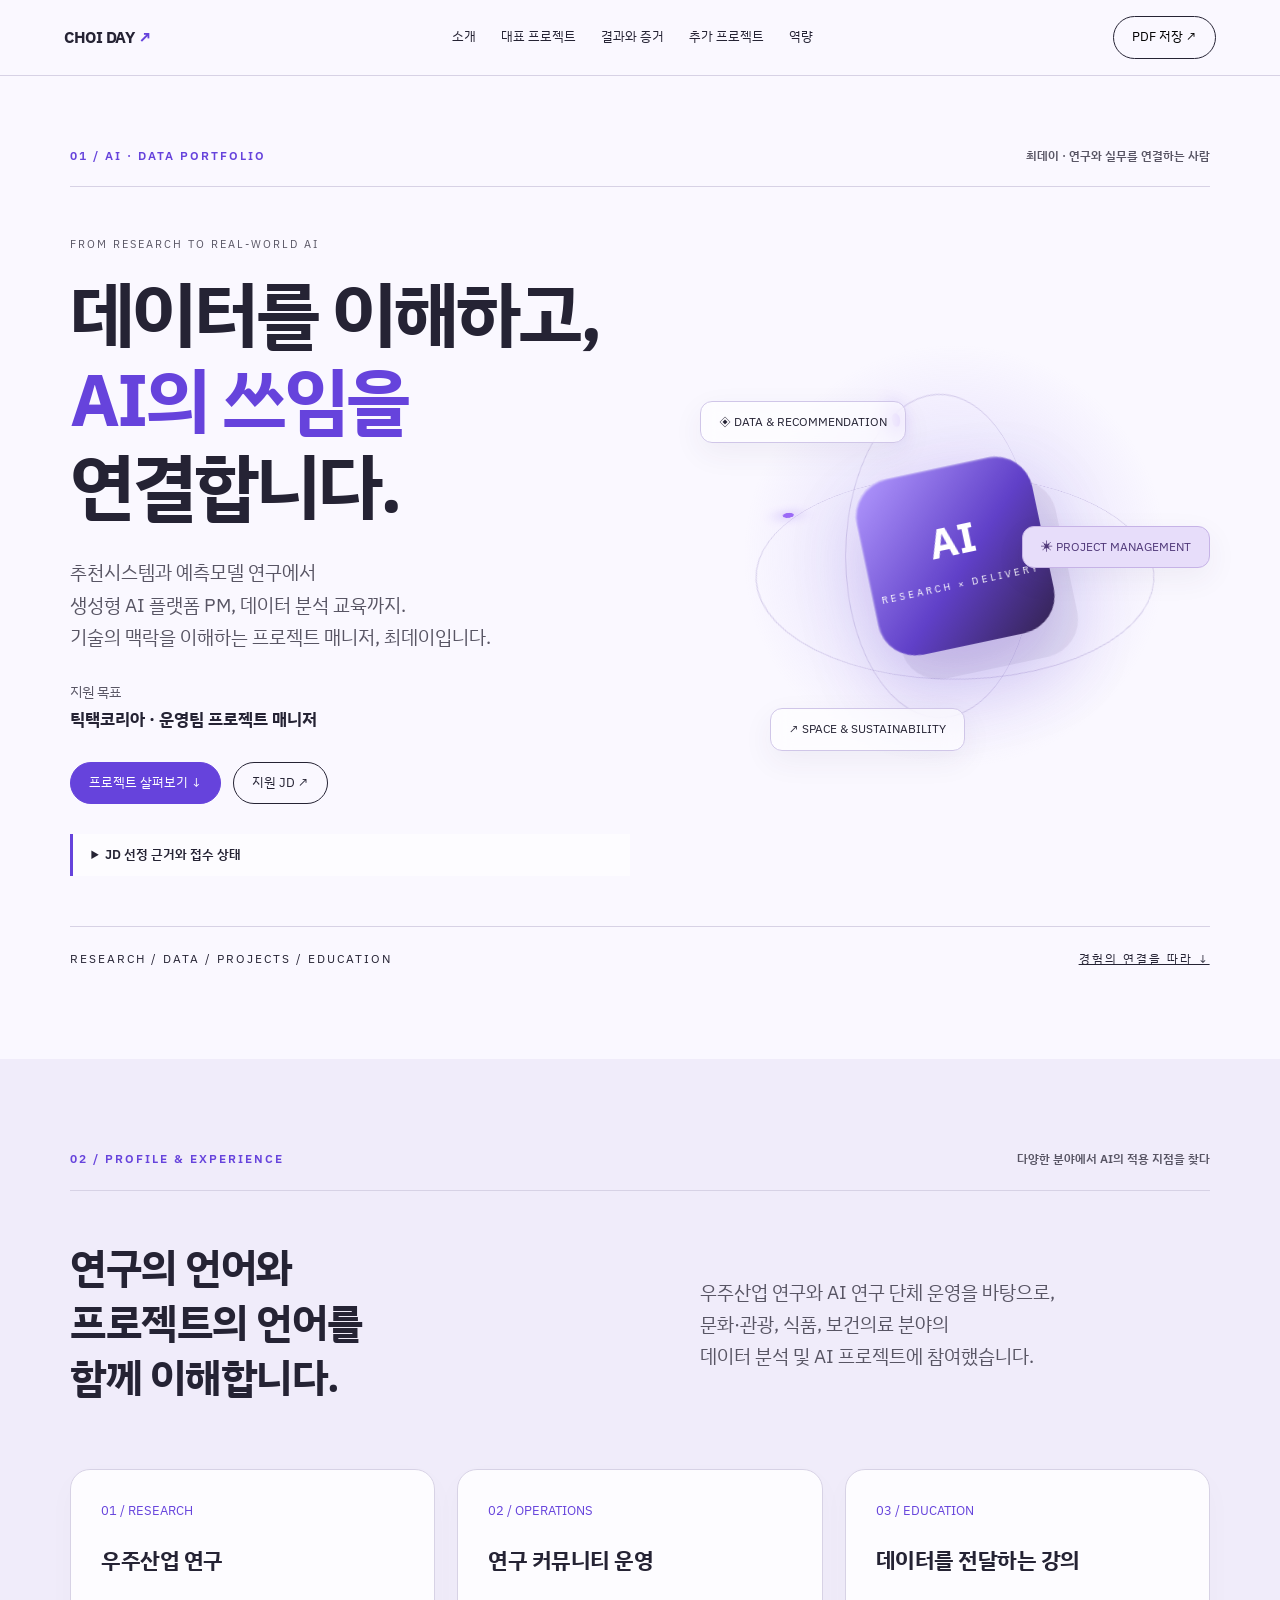
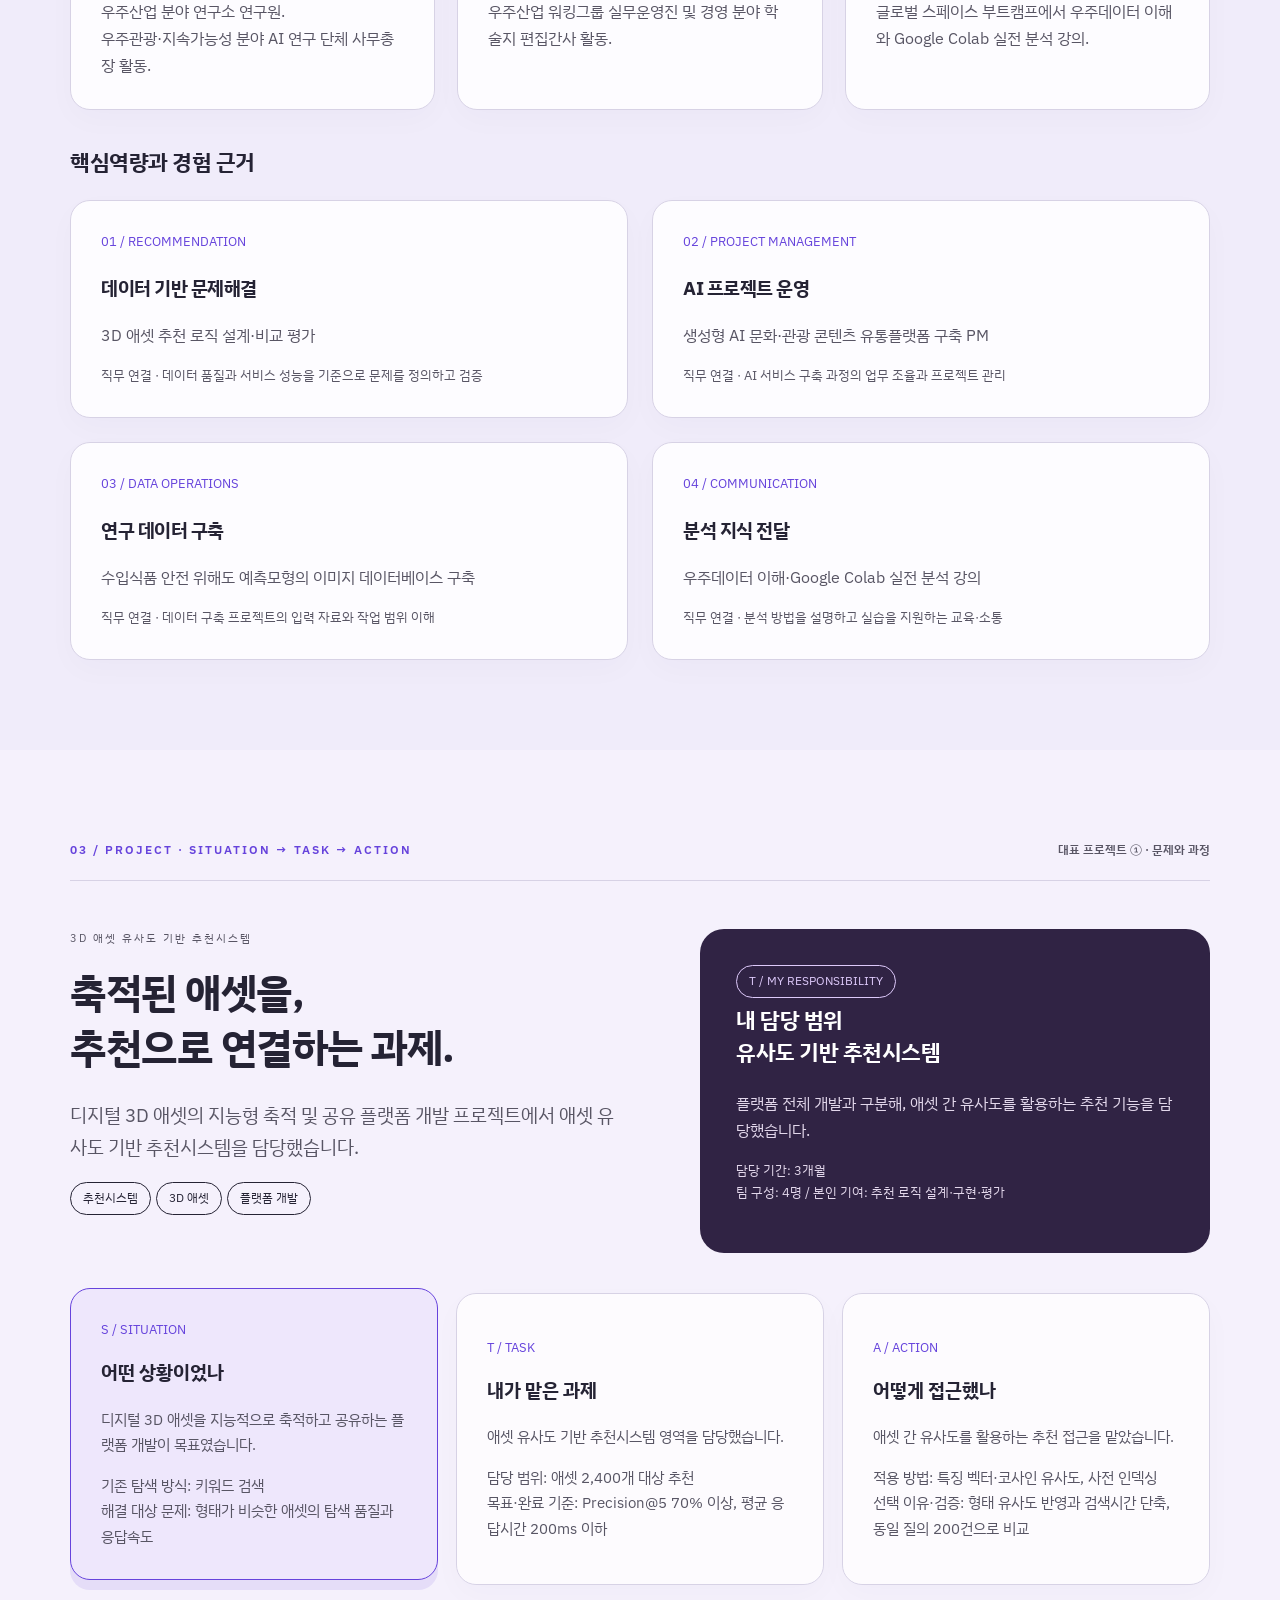
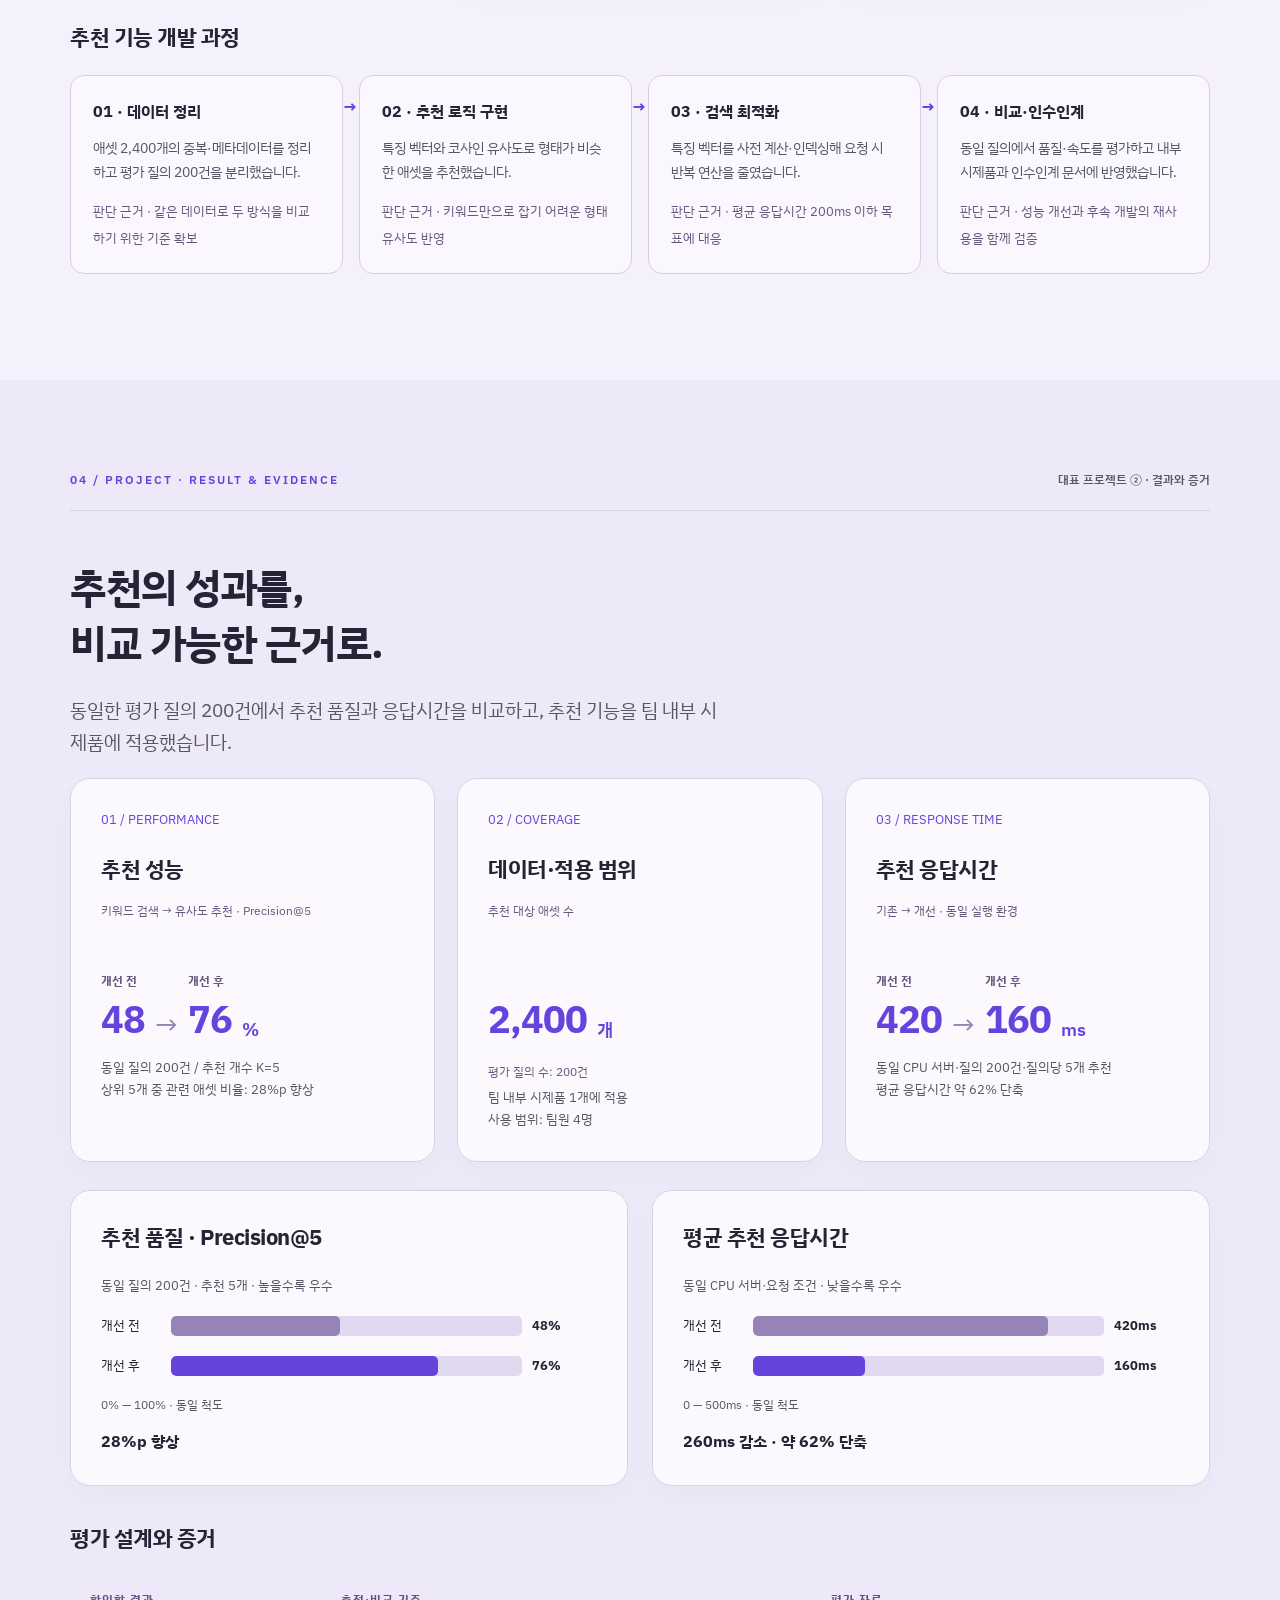
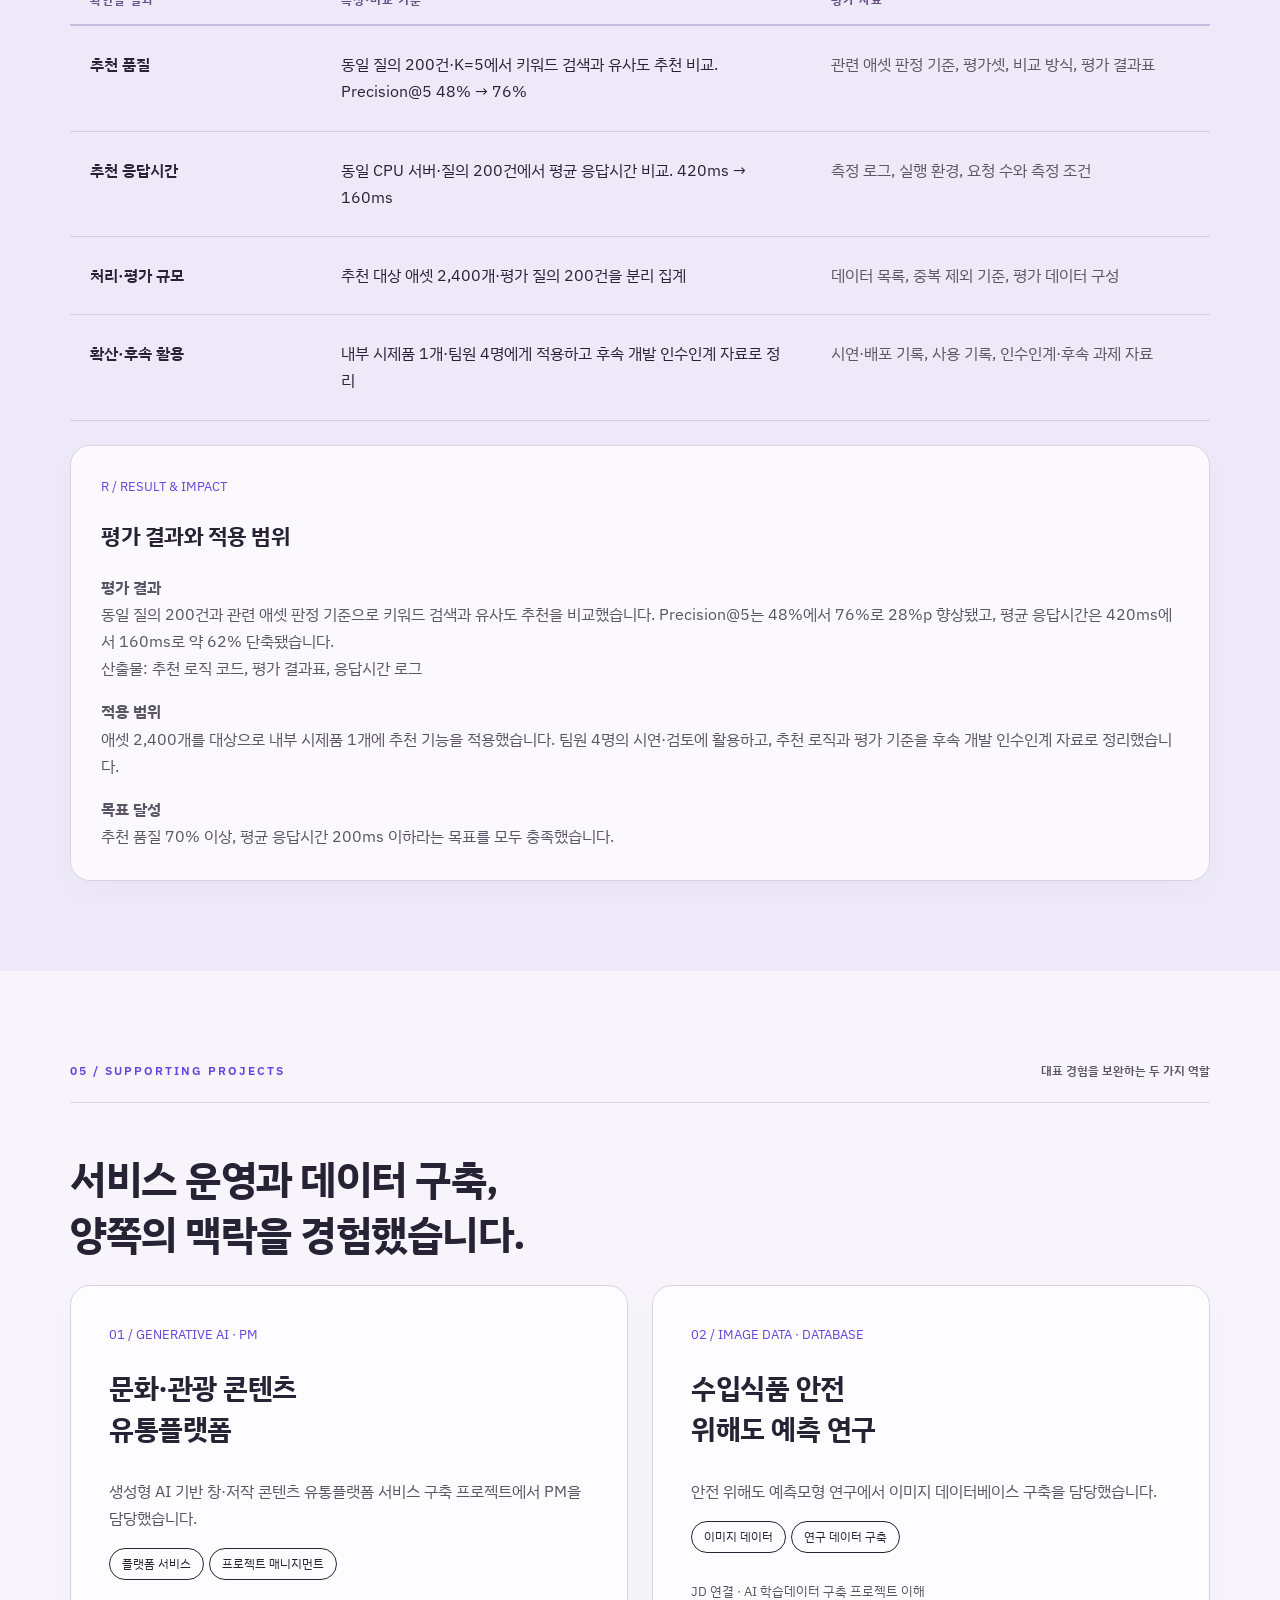
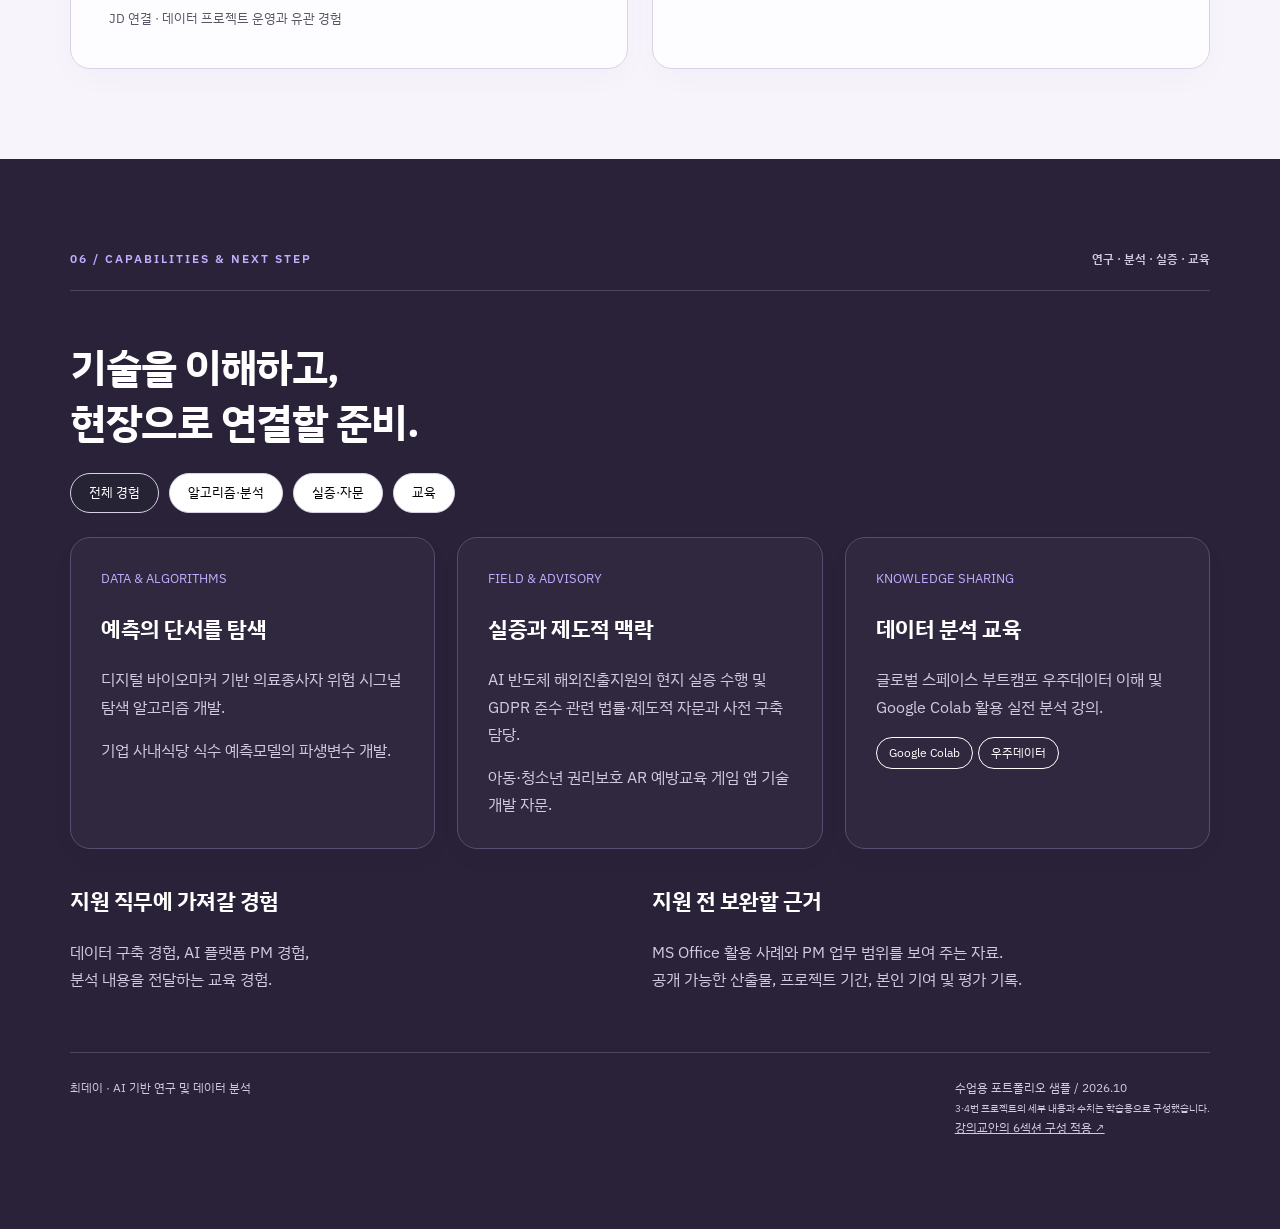
<file: data/portfolio-choiday/index.html>
<!doctype html><html lang="ko"><head><meta charset="utf-8"><meta name="viewport" content="width=device-width,initial-scale=1"><title>최데이 | AI · Data Portfolio</title><link rel="preconnect" href="https://fonts.googleapis.com"><link href="https://fonts.googleapis.com/css2?family=IBM+Plex+Sans+KR:wght@400;500;600;700&family=IBM+Plex+Sans:wght@400;500;600;700&display=swap" rel="stylesheet"><style>
:root{--primary:#6643dc;--secondary:#9683b8;--ink:#252334;--purple:var(--primary);--line:#d7d2e5;--muted:#585564}*{box-sizing:border-box}html{scroll-behavior:smooth;scroll-padding-top:90px}body{margin:0;color:var(--ink);font-family:'IBM Plex Sans','IBM Plex Sans KR',sans-serif;line-height:1.7}a{color:inherit}button{font:inherit;cursor:pointer}header{height:76px;position:sticky;top:0;z-index:20;background:#faf8ffed;backdrop-filter:blur(18px);border-bottom:1px solid var(--line);display:flex;align-items:center;justify-content:space-between;padding:0 max(5%,calc((100vw - 1440px)/2))}.brand{font-weight:700;text-decoration:none;letter-spacing:-.5px}header nav{display:flex;gap:25px;font-size:13px}header nav a{text-decoration:none}header button,.pill{border:1px solid var(--ink);border-radius:30px;background:transparent;padding:9px 18px;text-decoration:none;display:inline-flex;align-items:center;gap:14px;font-size:13px}.progress{height:3px;position:absolute;bottom:-1px;left:0;background:var(--purple);width:0}.wrap{max-width:1600px;margin:auto;padding:90px 5.5%;position:relative}.section{position:relative;overflow:hidden}.eyebrow{font-size:12px;letter-spacing:2px;font-weight:600;color:var(--purple);display:flex;justify-content:space-between;border-bottom:1px solid var(--line);padding-bottom:20px;margin-bottom:48px}.eyebrow span:last-child{letter-spacing:0;color:var(--muted)}h1,h2,h3,p{margin-top:0}h1{font-size:clamp(46px,5.7vw,86px);line-height:1.18;letter-spacing:-3px;margin-bottom:28px}h2{font-size:clamp(30px,3.2vw,48px);line-height:1.35;letter-spacing:-1.5px;margin-bottom:24px}h3{font-size:22px;line-height:1.45;letter-spacing:-.5px}p{color:var(--muted)}.lead{font-size:19px;max-width:650px}.tag{font-size:12px;padding:5px 12px;border:1px solid currentColor;border-radius:20px;display:inline-block;margin:0 5px 6px 0}.split{display:grid;grid-template-columns:1.1fr 1fr;gap:70px;align-items:center}.grid3{display:grid;grid-template-columns:repeat(3,1fr);gap:22px}.grid2{display:grid;grid-template-columns:1fr 1fr;gap:24px}.card{background:#ffffffbb;border:1px solid var(--line);border-radius:20px;padding:30px;box-shadow:0 10px 30px #2e264106;transition:transform .25s,border-color .25s,box-shadow .25s;position:relative}.card:hover{transform:translateY(-5px);border-color:var(--purple);box-shadow:0 16px 40px #6643dc16}.card p:last-child{margin-bottom:0}.num{color:var(--purple);font-size:13px;display:block;margin-bottom:22px}.small{font-size:13px}.intro{background:#faf8ff}.intro .wrap{padding-top:70px;min-height:800px}.intro h1 em{font-style:normal;color:var(--purple)}.role{margin:28px 0;font-size:14px}.role strong{display:block;color:var(--ink);font-size:17px}.intro-actions{display:flex;gap:12px;flex-wrap:wrap}.primary{background:var(--purple);color:#fff;border-color:var(--purple)}.orbital{height:480px;display:grid;place-items:center;position:relative;perspective:800px}.orbital:before{content:'';position:absolute;width:440px;height:440px;background:radial-gradient(circle,#b2a0f45c,transparent 68%);border-radius:50%}.orbit{position:absolute;border:1px solid #8570b94d;border-radius:50%;width:390px;height:390px;transform:rotateX(60deg) rotateZ(-25deg);animation:orbit 25s linear infinite}.orbit.two{width:320px;height:320px;transform:rotateY(55deg);animation-direction:reverse}.orbit:after{content:'';width:12px;height:12px;background:#9b6af6;border-radius:50%;position:absolute;top:30px;left:60px;box-shadow:0 0 22px #8453ed}.core{width:180px;height:180px;display:grid;place-items:center;transform:rotate(-12deg);border-radius:38px;background:linear-gradient(135deg,#b39aff,#6040c8 55%,#32224d);box-shadow:18px 28px 0 #33205612,0 35px 70px #6241cc40,inset 1px 1px 2px #fff9;animation:float 5s ease-in-out infinite;color:white;text-align:center}.core b{font-size:42px;line-height:1}.core small{display:block;font-size:10px;letter-spacing:3px;margin-top:13px}.satellite{position:absolute;border:1px solid #d0c6e8;background:#fff9;backdrop-filter:blur(10px);border-radius:12px;padding:10px 18px;font-size:12px;box-shadow:0 10px 30px #47336610;animation:float 5s ease-in-out infinite}.s1{left:0;top:85px}.s2{right:0;top:210px;animation-delay:-2s;background:#e7ddfa;border-color:#c6b3e6;color:#503879}.s3{bottom:45px;left:70px;animation-delay:-3s}.hero-bottom{margin-top:50px;border-top:1px solid var(--line);padding-top:22px;display:flex;justify-content:space-between;font-size:12px;letter-spacing:2px}.profile{background:#f0ecfa}.profile .card{background:#fdfcff}.profile .grid3{margin-top:40px}.project{background:#f5f1fc}.project .eyebrow,.project .num{color:var(--primary)}.project .split{align-items:start}.project-box{background:#302344;color:#fff;border-radius:24px;padding:36px}.project-box p{color:#e2d7eb}.project-box .tag{color:#ddc9fa}.flow{display:grid;grid-template-columns:repeat(3,1fr);gap:18px;margin-top:40px}.flow button{text-align:left;color:var(--ink);width:100%;min-height:230px}.flow .active{border-color:var(--primary);background:#eee7fc;box-shadow:0 10px 0 #6643dc1c;transform:translateY(-5px)}.flow p{font-size:15px}.flow strong{font-size:19px;display:block;margin-bottom:18px}.flow .num{margin-bottom:15px}.evidence{background:#eee9f8}.evidence .eyebrow,.evidence .num{color:var(--primary)}.evidence table{width:100%;border-collapse:collapse;font-size:16px;text-align:left}.evidence th{font-size:12px;color:#655184;letter-spacing:1px;padding:14px 20px;border-bottom:2px solid #c9bce1}.evidence td{padding:25px 20px;border-bottom:1px solid #d7cce8;vertical-align:top}.evidence td:first-child{width:22%;font-weight:600}.evidence td:last-child{width:35%;color:var(--muted)}.support{background:#f7f4fc}.support .card{padding:38px;min-height:310px}.support .card h3{font-size:28px}.skills{background:#292238;color:#fff}.skills h2{color:#fff}.skills p{color:#d3cadf}.skills .eyebrow{border-color:#51445f;color:#c4acff}.skills .eyebrow span:last-child{color:#d3cadf}.skills .card{background:#ffffff08;border-color:#5b4c6f}.skills .num{color:#c4acff}.skills .card:hover{border-color:#c4acff}.activity{margin-top:36px;display:grid;grid-template-columns:1fr 1fr;gap:24px}.activity p{margin-bottom:8px}.footer{border-top:1px solid #51445f;margin-top:50px;padding-top:25px;display:flex;justify-content:space-between;font-size:12px;color:#d3cadf}.reveal{animation:appear .7s both}.note{margin-top:24px;font-size:13px;line-height:1.8}.jd-note{margin-top:30px;border-left:3px solid var(--purple);padding:10px 18px;background:#ffffff7a;font-size:13px;max-width:650px}.jd-note summary{cursor:pointer;font-weight:600}.jd-note p{margin:12px 0 0}.filter{display:flex;gap:10px;margin-bottom:24px;flex-wrap:wrap}.filter button{border-radius:30px;padding:8px 18px;border:1px solid var(--line);background:white;font-size:13px}.filter button[aria-pressed=true]{background:var(--ink);color:#fff}.highlight{outline:2px solid var(--purple);outline-offset:4px}.section-marker{font-size:11px;text-transform:uppercase;letter-spacing:2px;margin-bottom:16px;color:var(--muted)}@keyframes float{50%{translate:0 -15px}}@keyframes orbit{to{rotate:360deg}}@keyframes appear{from{opacity:.2;translate:0 20px}to{opacity:1;translate:0 0}}
@media(min-width:1600px){.wrap{padding-left:88px;padding-right:88px}}@media(max-width:900px){header nav{display:none}.split{grid-template-columns:1fr;gap:36px}.orbital{height:380px}.intro .wrap{min-height:0}.wrap{padding:65px 6%}.grid3,.flow{grid-template-columns:1fr}.grid2{grid-template-columns:1fr}.flow button{min-height:0}.activity{grid-template-columns:1fr}.eyebrow span:last-child{display:none}.orbital{max-width:480px;width:100%;margin:auto}.orbit{width:300px;height:300px}.orbit.two{width:260px;height:260px}.s1{left:0;top:45px}.s2{right:0;top:220px}.s3{bottom:10px;left:40px}.evidence table,.evidence tbody,.evidence tr,.evidence td{display:block}.evidence thead{display:none}.evidence td:first-child,.evidence td:last-child{width:auto}.evidence td{padding:8px 18px;border:0}.evidence tr{padding:20px 0;border-bottom:1px solid #d7cce8}.hero-bottom{letter-spacing:0;gap:20px}.footer{gap:20px}.card{padding:24px}h1{letter-spacing:-2px}}@media(prefers-reduced-motion:reduce){*,*:before,*:after{animation:none!important;transition:none!important;scroll-behavior:auto!important}}@media print{@page{size:A4 landscape;margin:10mm}header,.intro-actions,.jd-note,.filter,.hero-bottom{display:none!important}.section{break-after:page;overflow:visible;print-color-adjust:exact;-webkit-print-color-adjust:exact}.section:last-child{break-after:auto}.wrap{padding:20px 30px;max-width:none}.eyebrow{margin-bottom:22px;padding-bottom:10px}h1{font-size:48px}h2{font-size:32px}h3{font-size:19px}p{font-size:13px}.split{grid-template-columns:1fr 1fr;gap:30px}.grid3,.flow{grid-template-columns:repeat(3,1fr)}.grid2,.activity{grid-template-columns:1fr 1fr}.card{padding:20px;box-shadow:none!important;transform:none!important}.intro .wrap{min-height:0}.orbital{height:350px}.flow{margin-top:20px}.flow button{min-height:180px}.evidence td{padding:15px;font-size:13px}.support .card{min-height:0;padding:24px}.support .card h3{font-size:22px}.activity{margin-top:20px}.footer{margin-top:20px}.reveal{animation:none}.note{font-size:11px}}

.metric-slot{display:flex;align-items:baseline;gap:10px;flex-wrap:wrap;margin:20px 0;color:var(--primary)}
.metric-blank{display:inline-block;min-width:90px;height:48px;border-bottom:3px solid var(--secondary);background:#ffffffa6;border-radius:5px 5px 0 0;vertical-align:bottom}
.metric-unit{font-size:18px;font-weight:600}.metric-arrow{font-size:28px;color:var(--secondary)}.metric-label{font-size:12px;color:#67577d;margin:5px 0}
@media print{.metric-blank{height:32px;min-width:65px}.metric-slot{margin:12px 0}}
.comparison-notice{margin:24px 0;padding:18px 22px;border:1px solid #a28ac5;border-left:5px solid #a28ac5;border-radius:12px;background:#f3edfc;color:#503879}.comparison-notice p{margin:8px 0 0;color:#67577d;font-size:14px}.metric-value{display:inline-flex;flex-direction:column;gap:4px}.metric-value .metric-label{font-weight:700}
.metric-number{font-size:clamp(32px,3vw,46px);line-height:1.15;letter-spacing:-1px;color:var(--primary)}
/* 성과 카드의 라벨·숫자 행을 동일 높이로 정렬 */
.result-metrics > .card { display: flex; flex-direction: column; }
.result-metrics > .card > h3 { min-height: 32px; margin-bottom: 16px; }
.result-metrics > .card > .metric-label:first-of-type { min-height: 42px; margin: 0; }
.result-metrics .metric-slot { min-height: 86px; margin: 12px 0 16px; align-items: flex-end; }
.result-metrics .metric-value { gap: 4px; }
.result-metrics .metric-value .metric-label { min-height: 22px; margin: 0; }
.result-metrics .metric-number { line-height: 1.15; }
.result-metrics .metric-unit, .result-metrics .metric-arrow { line-height: 1.15; }
@media print { .result-metrics .metric-slot { min-height: 70px; } }

.action-detail,.competency-map{margin-top:36px}.action-steps{display:grid;grid-template-columns:repeat(4,minmax(0,1fr));gap:16px;padding:0;list-style:none}.action-steps li{position:relative;padding:22px;border:1px solid #d7cce8;border-radius:14px;background:#faf7ff}.action-steps li:not(:last-child)::after{content:"→";position:absolute;right:-15px;top:18px;color:var(--primary);z-index:1;font-weight:700}.action-steps p{font-size:14px;margin:12px 0}.action-steps small{color:#67577d}.comparison-charts{margin:28px 0}.bar-row{display:grid;grid-template-columns:60px minmax(0,1fr) 65px;align-items:center;gap:10px;margin:18px 0;font-size:13px}.bar-track{height:20px;background:#e1d9ef;border-radius:5px;overflow:hidden}.bar{height:100%;border-radius:5px}.bar.before{background:var(--secondary)}.bar.after{background:var(--primary)}.chart-scale{font-size:12px}.competency-map .card h3{font-size:19px}@media(max-width:900px){.action-steps{grid-template-columns:1fr 1fr}.action-steps li::after{display:none}}@media(max-width:560px){.action-steps{grid-template-columns:1fr}}@media print{.action-steps{grid-template-columns:repeat(4,minmax(0,1fr))}.action-steps li{padding:12px}.action-steps p,.action-steps small{font-size:10px}.comparison-charts .card{padding:15px}.bar-row{margin:12px 0}}
</style></head><body>
<header><a class="brand" href="#intro">CHOI DAY <span style="color:#6643dc">↗</span></a><nav aria-label="섹션 이동"><a href="#profile">소개</a><a href="#project">대표 프로젝트</a><a href="#evidence">결과와 증거</a><a href="#support">추가 프로젝트</a><a href="#skills">역량</a></nav><button id="print">PDF 저장 ↗</button><div class="progress" aria-hidden="true"></div></header>
<main>
<section id="intro" class="section intro"><div class="wrap"><div class="eyebrow">01 / AI · DATA PORTFOLIO <span>최데이 · 연구와 실무를 연결하는 사람</span></div><div class="split"><div><div class="section-marker">From research to real-world AI</div><h1>데이터를 이해하고,<br><em>AI의 쓰임을</em><br>연결합니다.</h1><p class="lead">추천시스템과 예측모델 연구에서<br>생성형 AI 플랫폼 PM, 데이터 분석 교육까지.<br>기술의 맥락을 이해하는 프로젝트 매니저, 최데이입니다.</p><p class="role">지원 목표<strong>틱택코리아 · 운영팀 프로젝트 매니저</strong></p><div class="intro-actions"><a class="pill primary" href="#project">프로젝트 살펴보기 ↓</a><a class="pill" href="https://linkareer.com/activity/248386" target="_blank" rel="noopener">지원 JD ↗</a></div><details class="jd-note"><summary>JD 선정 근거와 접수 상태</summary><p>학력무관·신입 공고로, PM 및 IT/AI 경험을 우대합니다. 이미지 데이터베이스 구축, AI 플랫폼 PM, 분석 교육 경험이 업무와 연결됩니다. 필수 MS Office 활용 능력은 제공된 경력에서 확인되지 않았습니다.</p><p>2026.10.06 확인: 링커리어는 상시채용, 슈퍼루키는 접수 종료로 표시합니다. 현재 접수 가능 여부는 기업 확인이 필요합니다. <a href="https://www.superookie.com/jobs/684bb644ff11d511d0456967" target="_blank" rel="noopener">학력·상세 요건 확인 ↗</a></p></details></div><div class="orbital" aria-label="AI 연구, 데이터, 프로젝트 운영을 연결하는 개념 그래픽"><div class="orbit"></div><div class="orbit two"></div><div class="core"><div><b>AI</b><small>RESEARCH × DELIVERY</small></div></div><span class="satellite s1">◈ DATA & RECOMMENDATION</span><span class="satellite s2">✳ PROJECT MANAGEMENT</span><span class="satellite s3">↗ SPACE & SUSTAINABILITY</span></div></div><div class="hero-bottom"><span>RESEARCH / DATA / PROJECTS / EDUCATION</span><a href="#profile">경험의 연결을 따라 ↓</a></div></div></section>
<section id="profile" class="section profile"><div class="wrap"><div class="eyebrow">02 / PROFILE & EXPERIENCE <span>다양한 분야에서 AI의 적용 지점을 찾다</span></div><div class="split"><h2>연구의 언어와<br>프로젝트의 언어를<br>함께 이해합니다.</h2><p class="lead">우주산업 연구와 AI 연구 단체 운영을 바탕으로,<br>문화·관광, 식품, 보건의료 분야의<br>데이터 분석 및 AI 프로젝트에 참여했습니다.</p></div><div class="grid3"><article class="card"><span class="num">01 / RESEARCH</span><h3>우주산업 연구</h3><p>우주산업 분야 연구소 연구원.<br>우주관광·지속가능성 분야 AI 연구 단체 사무총장 활동.</p></article><article class="card"><span class="num">02 / OPERATIONS</span><h3>연구 커뮤니티 운영</h3><p>우주산업 워킹그룹 실무운영진 및 경영 분야 학술지 편집간사 활동.</p></article><article class="card"><span class="num">03 / EDUCATION</span><h3>데이터를 전달하는 강의</h3><p>글로벌 스페이스 부트캠프에서 우주데이터 이해와 Google Colab 실전 분석 강의.</p></article></div><div class="competency-map"><h3>핵심역량과 경험 근거</h3><div class="grid2"><article class="card"><span class="num">01 / RECOMMENDATION</span><h3>데이터 기반 문제해결</h3><p>3D 애셋 추천 로직 설계·비교 평가</p><p class="small">직무 연결 · 데이터 품질과 서비스 성능을 기준으로 문제를 정의하고 검증</p></article><article class="card"><span class="num">02 / PROJECT MANAGEMENT</span><h3>AI 프로젝트 운영</h3><p>생성형 AI 문화·관광 콘텐츠 유통플랫폼 구축 PM</p><p class="small">직무 연결 · AI 서비스 구축 과정의 업무 조율과 프로젝트 관리</p></article><article class="card"><span class="num">03 / DATA OPERATIONS</span><h3>연구 데이터 구축</h3><p>수입식품 안전 위해도 예측모형의 이미지 데이터베이스 구축</p><p class="small">직무 연결 · 데이터 구축 프로젝트의 입력 자료와 작업 범위 이해</p></article><article class="card"><span class="num">04 / COMMUNICATION</span><h3>분석 지식 전달</h3><p>우주데이터 이해·Google Colab 실전 분석 강의</p><p class="small">직무 연결 · 분석 방법을 설명하고 실습을 지원하는 교육·소통</p></article></div></div></div></section>
<section id="project" class="section project"><div class="wrap"><div class="eyebrow">03 / PROJECT · SITUATION → TASK → ACTION <span>대표 프로젝트 ① · 문제와 과정</span></div><div class="split"><div><div class="section-marker">3D 애셋 유사도 기반 추천시스템</div><h2>축적된 애셋을,<br>추천으로 연결하는 과제.</h2><p class="lead">디지털 3D 애셋의 지능형 축적 및 공유 플랫폼 개발 프로젝트에서 애셋 유사도 기반 추천시스템을 담당했습니다.</p><span class="tag">추천시스템</span><span class="tag">3D 애셋</span><span class="tag">플랫폼 개발</span></div><aside class="project-box"><span class="tag">T / MY RESPONSIBILITY</span><h3>내 담당 범위<br>유사도 기반 추천시스템</h3><p>플랫폼 전체 개발과 구분해, 애셋 간 유사도를 활용하는 추천 기능을 담당했습니다.</p><p class="small">담당 기간: 3개월<br>팀 구성: 4명 / 본인 기여: 추천 로직 설계·구현·평가</p></aside></div><div class="flow" aria-label="대표 프로젝트 STAR 과정"><button class="card active" aria-pressed="true"><span class="num">S / SITUATION</span><strong>어떤 상황이었나</strong><p>디지털 3D 애셋을 지능적으로 축적하고 공유하는 플랫폼 개발이 목표였습니다.</p><p class="small">기존 탐색 방식: 키워드 검색<br>해결 대상 문제: 형태가 비슷한 애셋의 탐색 품질과 응답속도</p></button><button class="card" aria-pressed="false"><span class="num">T / TASK</span><strong>내가 맡은 과제</strong><p>애셋 유사도 기반 추천시스템 영역을 담당했습니다.</p><p class="small">담당 범위: 애셋 2,400개 대상 추천<br>목표·완료 기준: Precision@5 70% 이상, 평균 응답시간 200ms 이하</p></button><button class="card" aria-pressed="false"><span class="num">A / ACTION</span><strong>어떻게 접근했나</strong><p>애셋 간 유사도를 활용하는 추천 접근을 맡았습니다.</p><p class="small">적용 방법: 특징 벡터·코사인 유사도, 사전 인덱싱<br>선택 이유·검증: 형태 유사도 반영과 검색시간 단축, 동일 질의 200건으로 비교</p></button></div><div class="action-detail"><h3>추천 기능 개발 과정</h3><ol class="action-steps"><li><b>01 · 데이터 정리</b><p>애셋 2,400개의 중복·메타데이터를 정리하고 평가 질의 200건을 분리했습니다.</p><small>판단 근거 · 같은 데이터로 두 방식을 비교하기 위한 기준 확보</small></li><li><b>02 · 추천 로직 구현</b><p>특징 벡터와 코사인 유사도로 형태가 비슷한 애셋을 추천했습니다.</p><small>판단 근거 · 키워드만으로 잡기 어려운 형태 유사도 반영</small></li><li><b>03 · 검색 최적화</b><p>특징 벡터를 사전 계산·인덱싱해 요청 시 반복 연산을 줄였습니다.</p><small>판단 근거 · 평균 응답시간 200ms 이하 목표에 대응</small></li><li><b>04 · 비교·인수인계</b><p>동일 질의에서 품질·속도를 평가하고 내부 시제품과 인수인계 문서에 반영했습니다.</p><small>판단 근거 · 성능 개선과 후속 개발의 재사용을 함께 검증</small></li></ol></div></div></section>
<section id="evidence" class="section evidence"><div class="wrap"><div class="eyebrow">04 / PROJECT · RESULT & EVIDENCE <span>대표 프로젝트 ② · 결과와 증거</span></div><h2>추천의 성과를,<br>비교 가능한 근거로.</h2><p class="lead">동일한 평가 질의 200건에서 추천 품질과 응답시간을 비교하고, 추천 기능을 팀 내부 시제품에 적용했습니다.</p><div class="grid3 result-metrics"><article class="card"><span class="num">01 / PERFORMANCE</span><h3>추천 성능</h3><p class="metric-label">키워드 검색 → 유사도 추천 · Precision@5</p><div class="metric-slot" aria-label="추천 성능 전후 수치 입력란"><span class="metric-value"><span class="metric-label">개선 전</span><strong class="metric-number">48</strong></span><span class="metric-arrow">→</span><span class="metric-value"><span class="metric-label">개선 후</span><strong class="metric-number">76</strong></span><span class="metric-unit">%</span></div><p class="small">동일 질의 200건 / 추천 개수 K=5<br>상위 5개 중 관련 애셋 비율: 28%p 향상</p></article><article class="card"><span class="num">02 / COVERAGE</span><h3>데이터·적용 범위</h3><p class="metric-label">추천 대상 애셋 수</p><div class="metric-slot" aria-label="대상 애셋 수 입력란"><strong class="metric-number">2,400</strong><span class="metric-unit">개</span></div><p class="metric-label">평가 질의 수: 200건</p><p class="small">팀 내부 시제품 1개에 적용<br>사용 범위: 팀원 4명</p></article><article class="card"><span class="num">03 / RESPONSE TIME</span><h3>추천 응답시간</h3><p class="metric-label">기존 → 개선 · 동일 실행 환경</p><div class="metric-slot" aria-label="응답시간 전후 수치 입력란"><span class="metric-value"><span class="metric-label">개선 전</span><strong class="metric-number">420</strong></span><span class="metric-arrow">→</span><span class="metric-value"><span class="metric-label">개선 후</span><strong class="metric-number">160</strong></span><span class="metric-unit">ms</span></div><p class="small">동일 CPU 서버·질의 200건·질의당 5개 추천<br>평균 응답시간 약 62% 단축</p></article></div><div class="grid2 comparison-charts"><article class="card"><h3>추천 품질 · Precision@5</h3><p class="small">동일 질의 200건 · 추천 5개 · 높을수록 우수</p><div class="bar-row"><span>개선 전</span><div class="bar-track"><div class="bar before" style="width:48%"></div></div><b>48%</b></div><div class="bar-row"><span>개선 후</span><div class="bar-track"><div class="bar after" style="width:76%"></div></div><b>76%</b></div><p class="chart-scale">0% — 100% · 동일 척도</p><strong>28%p 향상</strong></article><article class="card"><h3>평균 추천 응답시간</h3><p class="small">동일 CPU 서버·요청 조건 · 낮을수록 우수</p><div class="bar-row"><span>개선 전</span><div class="bar-track"><div class="bar before" style="width:84%"></div></div><b>420ms</b></div><div class="bar-row"><span>개선 후</span><div class="bar-track"><div class="bar after" style="width:32%"></div></div><b>160ms</b></div><p class="chart-scale">0 — 500ms · 동일 척도</p><strong>260ms 감소 · 약 62% 단축</strong></article></div><h3 style="margin-top:36px">평가 설계와 증거</h3><table><thead><tr><th>확인할 결과</th><th>측정·비교 기준</th><th>평가 자료</th></tr></thead><tbody><tr><td>추천 품질</td><td>동일 질의 200건·K=5에서 키워드 검색과 유사도 추천 비교. Precision@5 48% → 76%</td><td>관련 애셋 판정 기준, 평가셋, 비교 방식, 평가 결과표</td></tr><tr><td>추천 응답시간</td><td>동일 CPU 서버·질의 200건에서 평균 응답시간 비교. 420ms → 160ms</td><td>측정 로그, 실행 환경, 요청 수와 측정 조건</td></tr><tr><td>처리·평가 규모</td><td>추천 대상 애셋 2,400개·평가 질의 200건을 분리 집계</td><td>데이터 목록, 중복 제외 기준, 평가 데이터 구성</td></tr><tr><td>확산·후속 활용</td><td>내부 시제품 1개·팀원 4명에게 적용하고 후속 개발 인수인계 자료로 정리</td><td>시연·배포 기록, 사용 기록, 인수인계·후속 과제 자료</td></tr></tbody></table><div class="card" style="margin-top:24px"><span class="num">R / RESULT & IMPACT</span><h3>평가 결과와 적용 범위</h3><p><strong>평가 결과</strong><br>동일 질의 200건과 관련 애셋 판정 기준으로 키워드 검색과 유사도 추천을 비교했습니다. Precision@5는 48%에서 76%로 28%p 향상됐고, 평균 응답시간은 420ms에서 160ms로 약 62% 단축됐습니다.<br>산출물: 추천 로직 코드, 평가 결과표, 응답시간 로그</p><p><strong>적용 범위</strong><br>애셋 2,400개를 대상으로 내부 시제품 1개에 추천 기능을 적용했습니다. 팀원 4명의 시연·검토에 활용하고, 추천 로직과 평가 기준을 후속 개발 인수인계 자료로 정리했습니다.</p><p><strong>목표 달성</strong><br>추천 품질 70% 이상, 평균 응답시간 200ms 이하라는 목표를 모두 충족했습니다.</p></div></div></section>
<section id="support" class="section support"><div class="wrap"><div class="eyebrow">05 / SUPPORTING PROJECTS <span>대표 경험을 보완하는 두 가지 역할</span></div><h2>서비스 운영과 데이터 구축,<br>양쪽의 맥락을 경험했습니다.</h2><div class="grid2"><article class="card"><span class="num">01 / GENERATIVE AI · PM</span><h3>문화·관광 콘텐츠<br>유통플랫폼</h3><p>생성형 AI 기반 창·저작 콘텐츠 유통플랫폼 서비스 구축 프로젝트에서 PM을 담당했습니다.</p><span class="tag">플랫폼 서비스</span><span class="tag">프로젝트 매니지먼트</span><p class="small" style="margin-top:22px">JD 연결 · 데이터 프로젝트 운영과 유관 경험</p></article><article class="card"><span class="num">02 / IMAGE DATA · DATABASE</span><h3>수입식품 안전<br>위해도 예측 연구</h3><p>안전 위해도 예측모형 연구에서 이미지 데이터베이스 구축을 담당했습니다.</p><span class="tag">이미지 데이터</span><span class="tag">연구 데이터 구축</span><p class="small" style="margin-top:22px">JD 연결 · AI 학습데이터 구축 프로젝트 이해</p></article></div></div></section>
<section id="skills" class="section skills"><div class="wrap"><div class="eyebrow">06 / CAPABILITIES & NEXT STEP <span>연구 · 분석 · 실증 · 교육</span></div><h2>기술을 이해하고,<br>현장으로 연결할 준비.</h2><div class="filter" aria-label="관련 역량 강조"><button aria-pressed="true" data-filter="all">전체 경험</button><button aria-pressed="false" data-filter="analysis">알고리즘·분석</button><button aria-pressed="false" data-filter="delivery">실증·자문</button><button aria-pressed="false" data-filter="education">교육</button></div><div class="grid3"><article class="card capability" data-kind="analysis"><span class="num">DATA & ALGORITHMS</span><h3>예측의 단서를 탐색</h3><p>디지털 바이오마커 기반 의료종사자 위험 시그널 탐색 알고리즘 개발.</p><p>기업 사내식당 식수 예측모델의 파생변수 개발.</p></article><article class="card capability" data-kind="delivery"><span class="num">FIELD & ADVISORY</span><h3>실증과 제도적 맥락</h3><p>AI 반도체 해외진출지원의 현지 실증 수행 및 GDPR 준수 관련 법률·제도적 자문과 사전 구축 담당.</p><p>아동·청소년 권리보호 AR 예방교육 게임 앱 기술개발 자문.</p></article><article class="card capability" data-kind="education"><span class="num">KNOWLEDGE SHARING</span><h3>데이터 분석 교육</h3><p>글로벌 스페이스 부트캠프 우주데이터 이해 및 Google Colab 활용 실전 분석 강의.</p><span class="tag">Google Colab</span><span class="tag">우주데이터</span></article></div><div class="activity"><div><h3>지원 직무에 가져갈 경험</h3><p>데이터 구축 경험, AI 플랫폼 PM 경험,<br>분석 내용을 전달하는 교육 경험.</p></div><div><h3>지원 전 보완할 근거</h3><p>MS Office 활용 사례와 PM 업무 범위를 보여 주는 자료.<br>공개 가능한 산출물, 프로젝트 기간, 본인 기여 및 평가 기록.</p></div></div><div class="footer"><span>최데이 · AI 기반 연구 및 데이터 분석</span><span>수업용 포트폴리오 샘플 / 2026.10<br><small>3·4번 프로젝트의 세부 내용과 수치는 학습용으로 구성했습니다.</small><br><a href="https://heejeong-kim.github.io/science-tech-26/#portfolio-webview-option" target="_blank" rel="noopener">강의교안의 6섹션 구성 적용 ↗</a></span></div></div></section>
</main><script>
const reduce=matchMedia('(prefers-reduced-motion: reduce)').matches;
document.querySelector('#print').addEventListener('click',()=>window.print());
const progress=document.querySelector('.progress');function updateProgress(){const total=document.documentElement.scrollHeight-innerHeight;progress.style.width=(total>0?scrollY/total*100:0)+'%'}addEventListener('scroll',updateProgress,{passive:true});addEventListener('resize',updateProgress);updateProgress();
const observer=new IntersectionObserver(entries=>entries.forEach(e=>{if(e.isIntersecting){if(!reduce)e.target.classList.add('reveal');observer.unobserve(e.target)}}),{threshold:.12});document.querySelectorAll('.card,h2').forEach(el=>observer.observe(el));
const steps=[...document.querySelectorAll('.flow button')];let active=0;let until=0;function setStep(i){active=i;steps.forEach((el,n)=>{el.classList.toggle('active',i===n);el.setAttribute('aria-pressed',String(i===n))})}steps.forEach((el,i)=>el.addEventListener('click',()=>{setStep(i);until=Date.now()+6000}));let flowVisible=false;new IntersectionObserver(e=>{flowVisible=e[0].isIntersecting},{threshold:.3}).observe(document.querySelector('.flow'));if(!reduce)setInterval(()=>{if(flowVisible&&!document.hidden&&Date.now()>until&&!document.querySelector('.flow').matches(':hover')&&!document.querySelector('.flow').contains(document.activeElement))setStep((active+1)%steps.length)},2200);
document.querySelectorAll('[data-filter]').forEach(button=>button.addEventListener('click',()=>{document.querySelectorAll('[data-filter]').forEach(b=>b.setAttribute('aria-pressed',String(b===button)));document.querySelectorAll('.capability').forEach(card=>card.classList.toggle('highlight',button.dataset.filter!=='all'&&card.dataset.kind===button.dataset.filter))}));
const orbital=document.querySelector('.orbital');if(!reduce&&matchMedia('(pointer:fine)').matches){orbital.addEventListener('pointermove',e=>{const r=orbital.getBoundingClientRect();orbital.querySelector('.core').style.transform=`rotateX(${-(e.clientY-r.top-r.height/2)/18}deg) rotateY(${(e.clientX-r.left-r.width/2)/18}deg) rotate(-12deg)`});orbital.addEventListener('pointerleave',()=>orbital.querySelector('.core').style.transform='rotate(-12deg)')}
</script></body></html>
</file>
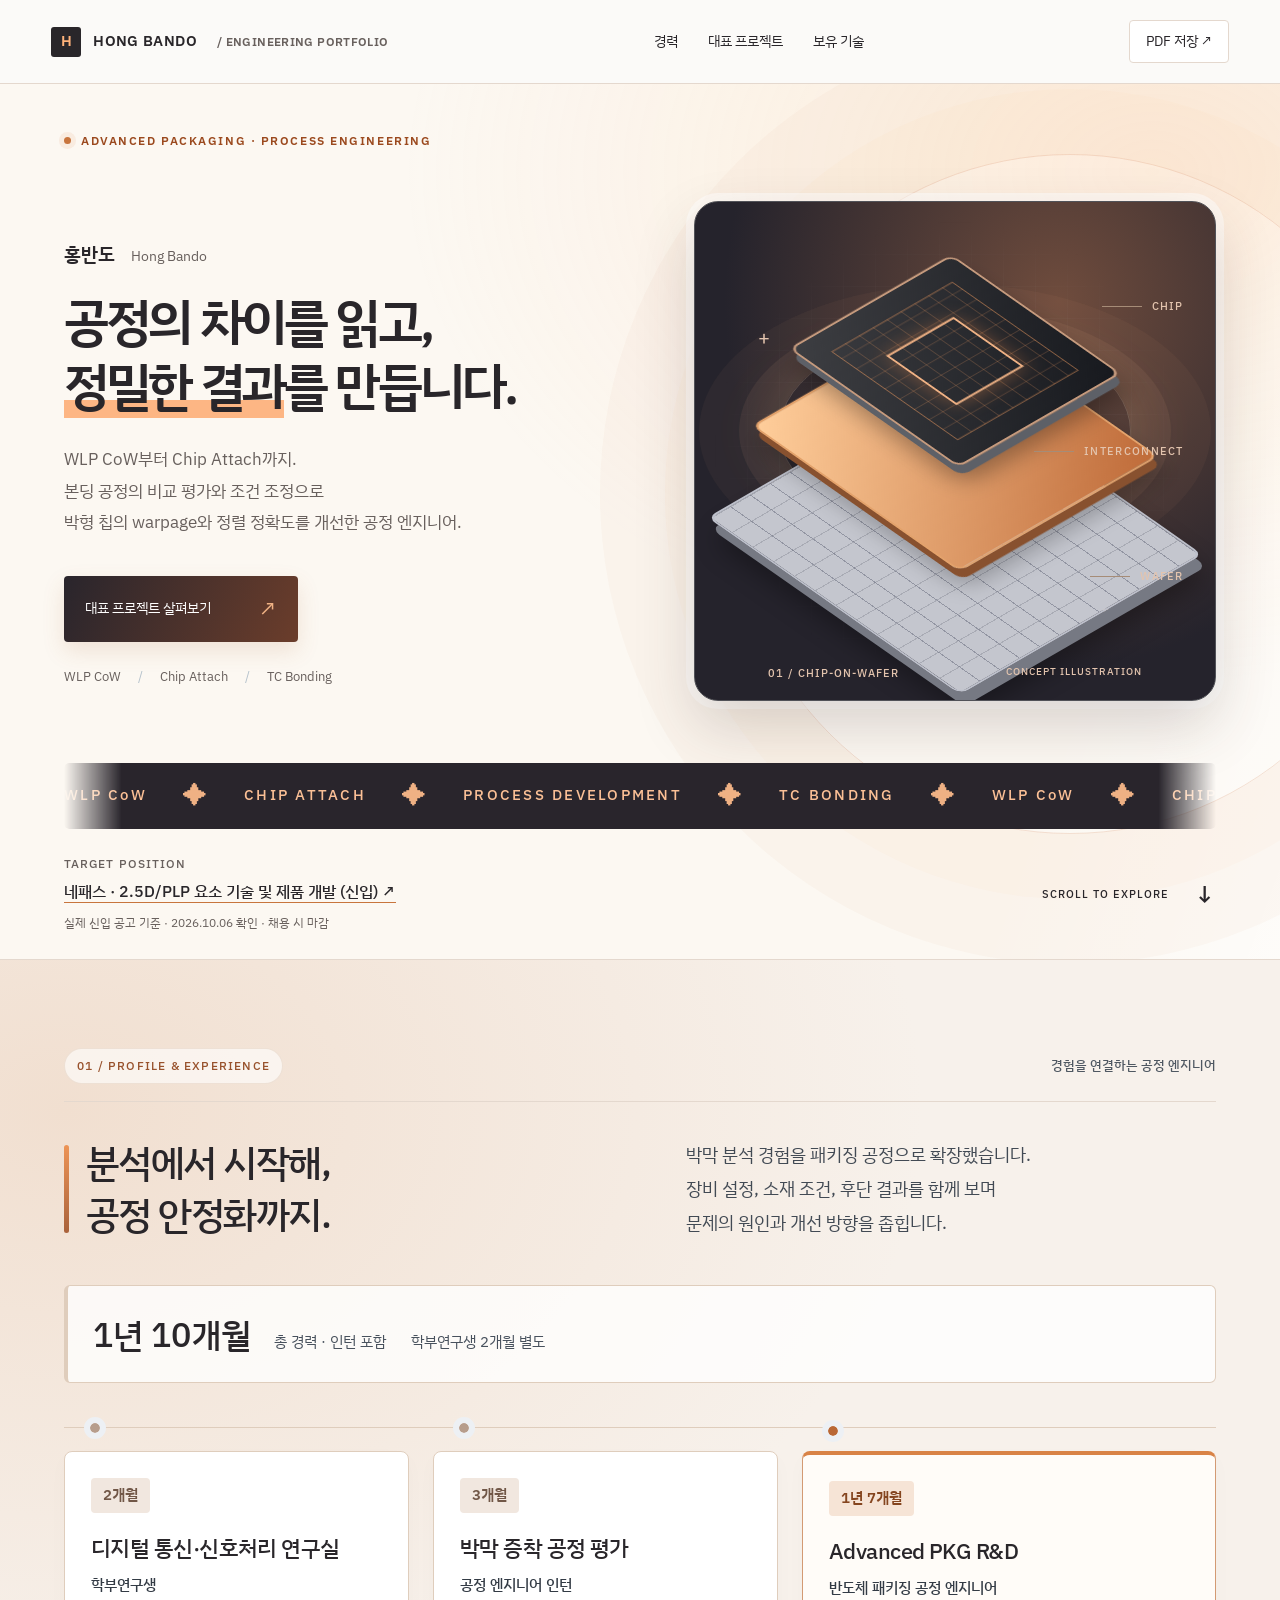
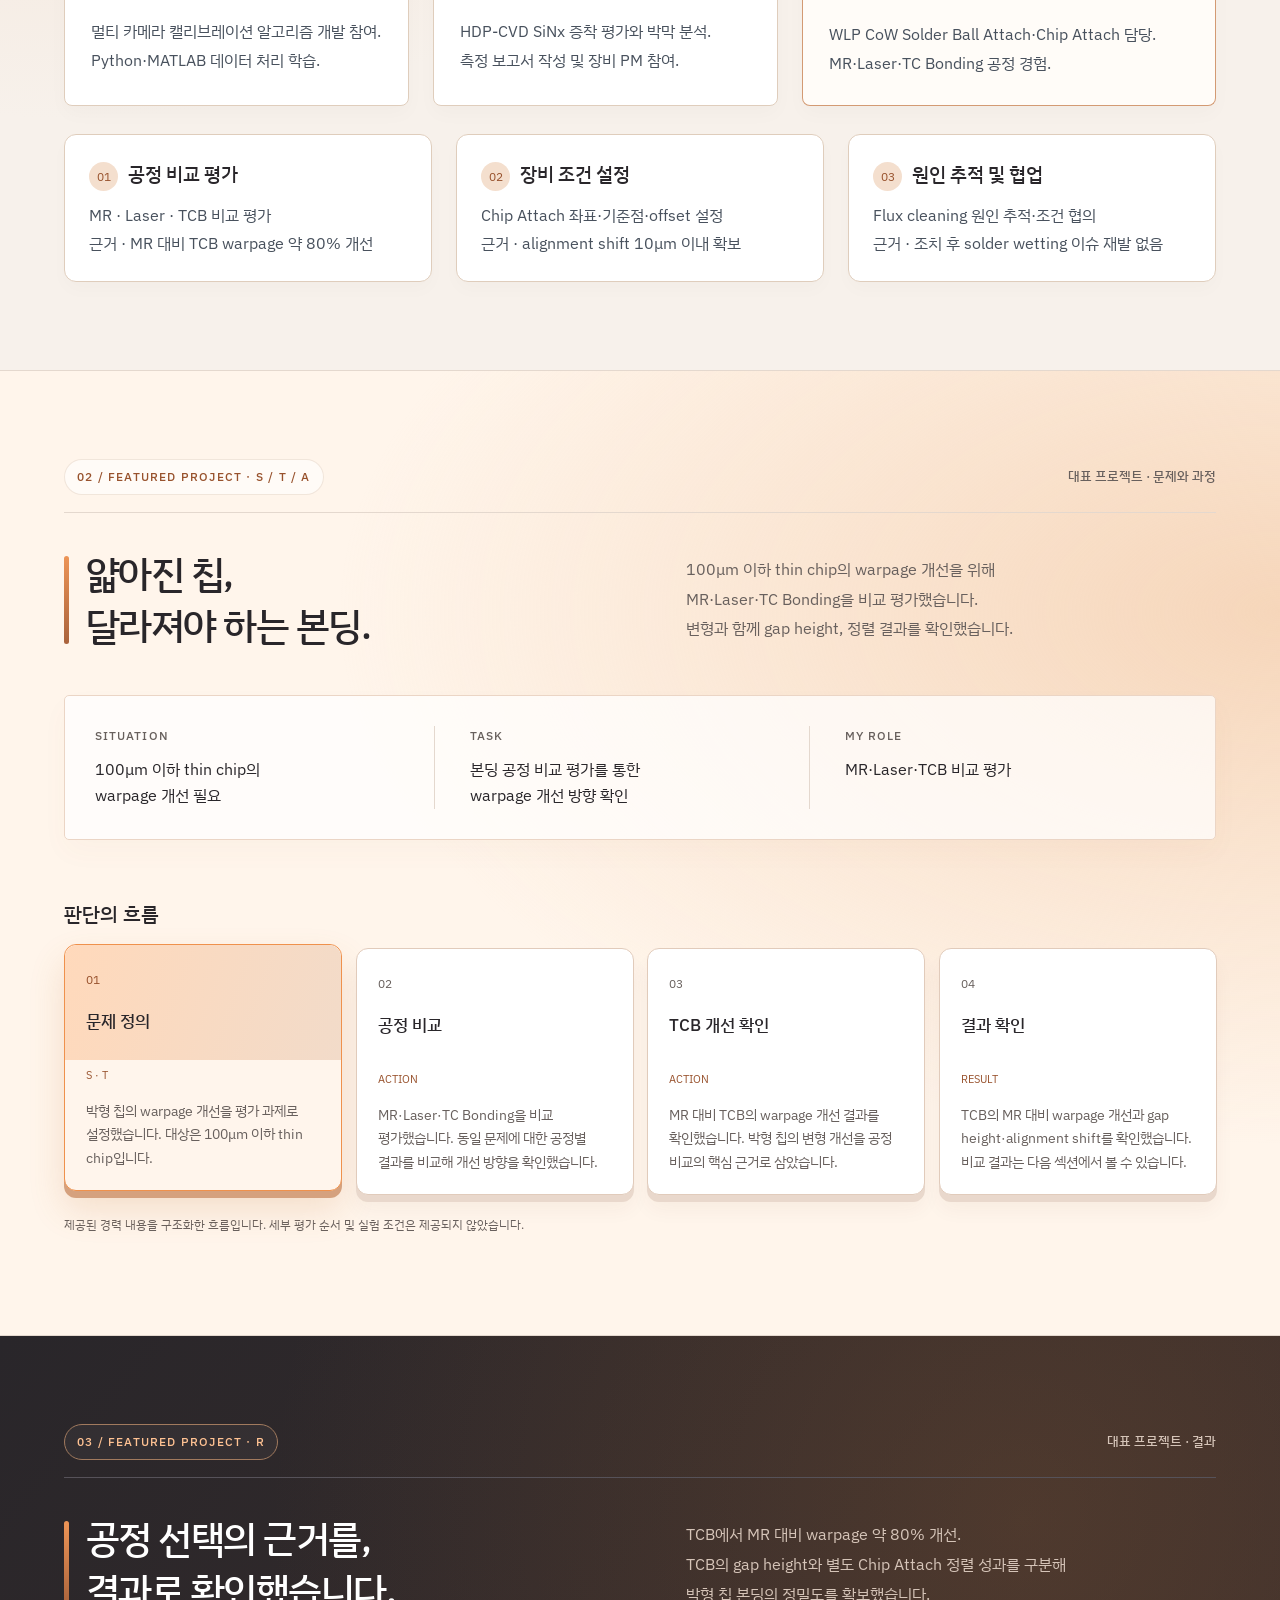
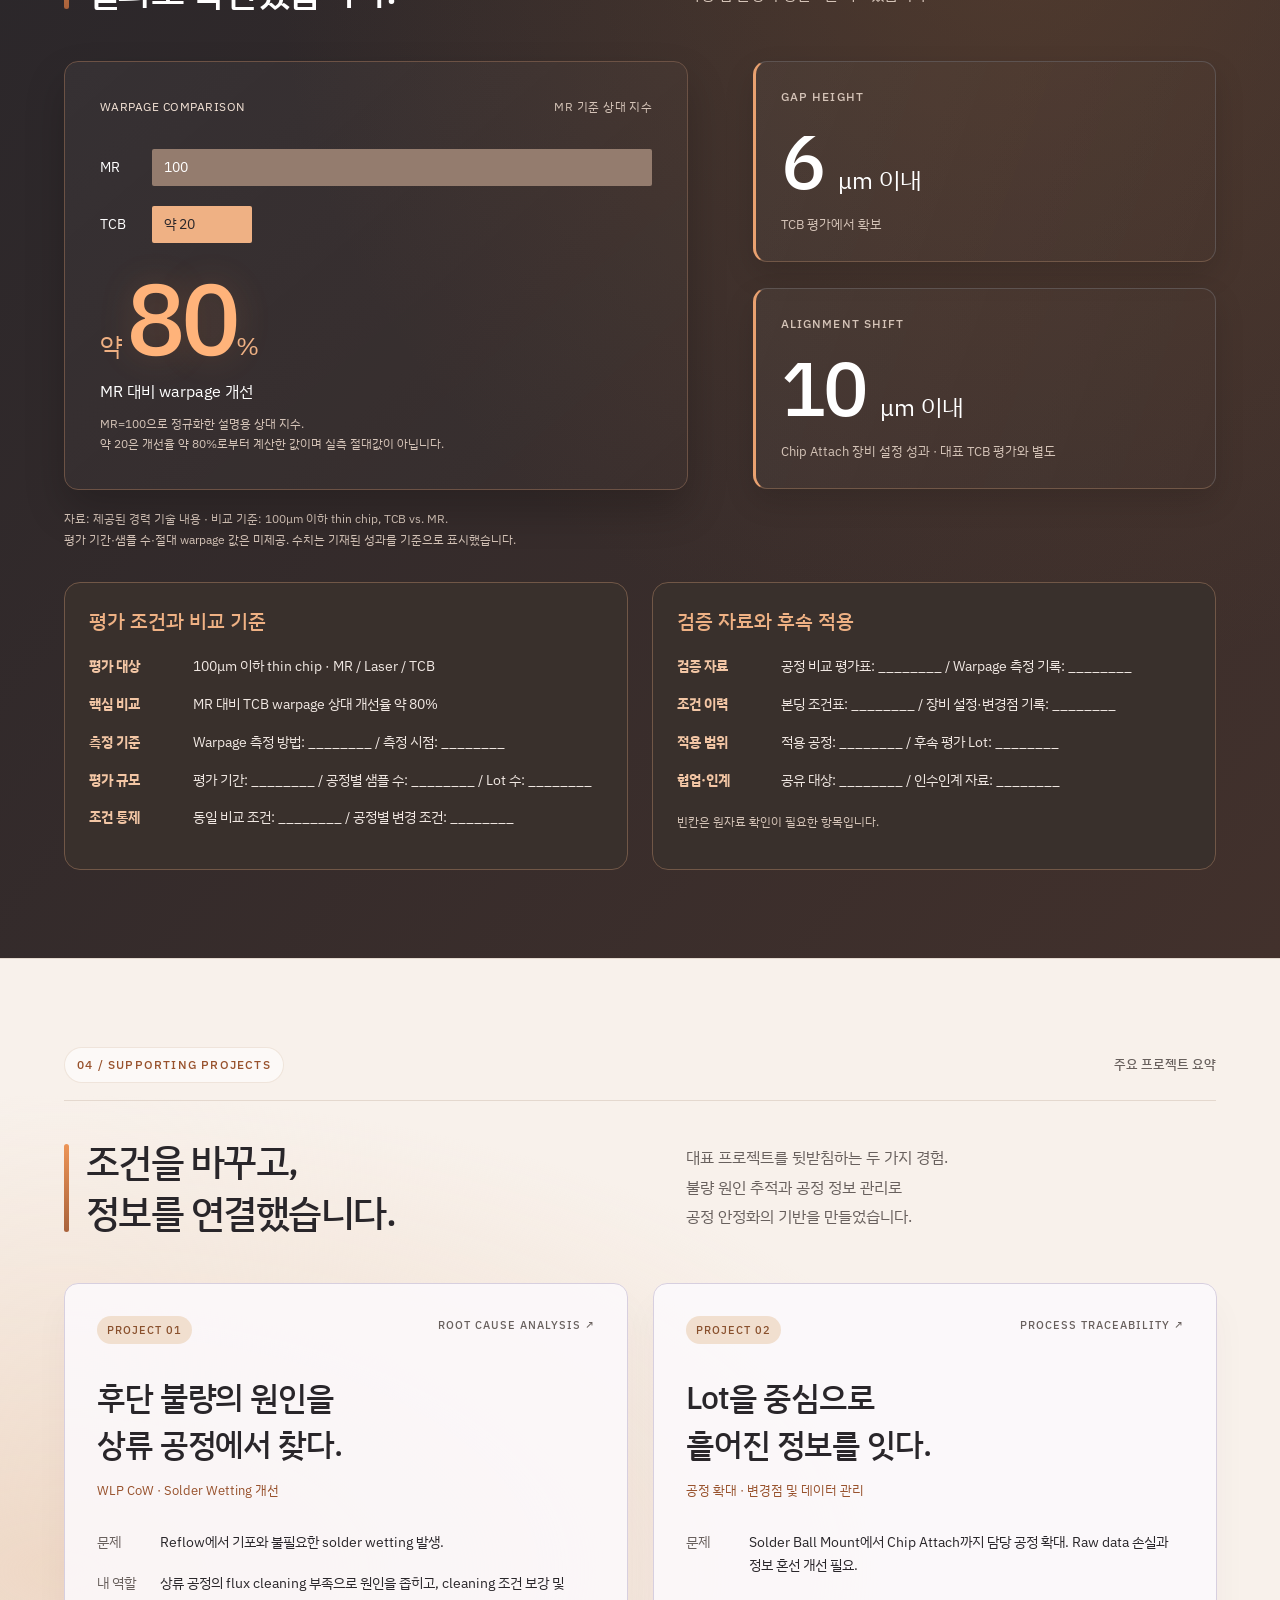
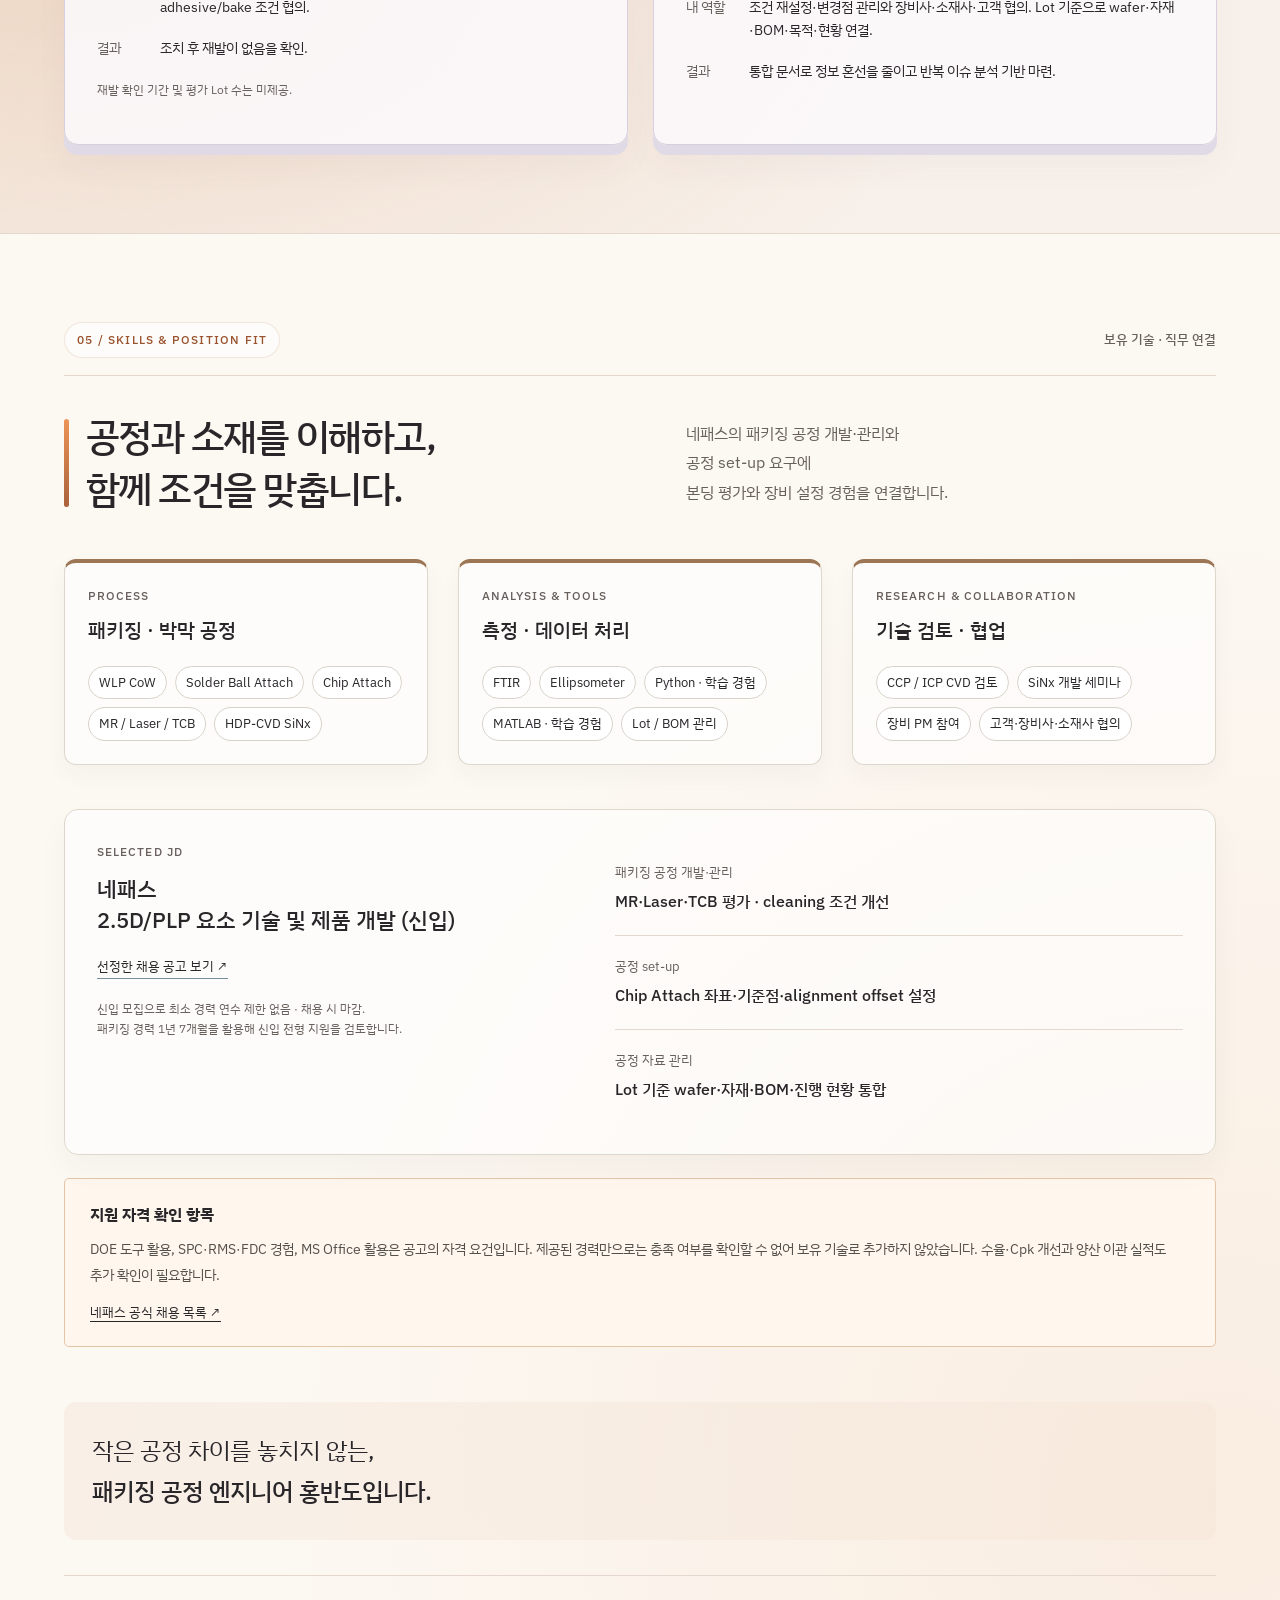
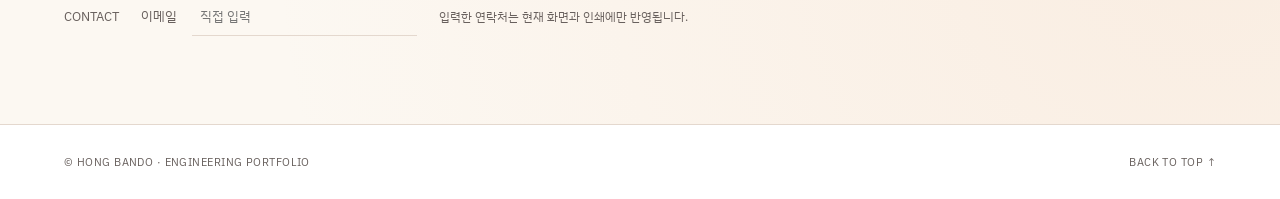
<file: data/portfolio-hongbando/index.html>
<!doctype html>
<html lang="ko">
<head><meta charset="UTF-8"><meta name="viewport" content="width=device-width,initial-scale=1"><meta name="description" content="홍반도 — WLP CoW, Chip Attach, 본딩 공정 비교 평가 경험을 담은 반도체 패키징 공정 포트폴리오"><title>홍반도 | Advanced Packaging Portfolio</title><link rel="preconnect" href="https://fonts.googleapis.com"><link rel="preconnect" href="https://fonts.gstatic.com" crossorigin><link href="https://fonts.googleapis.com/css2?family=IBM+Plex+Sans:wght@400;500;600;700&family=IBM+Plex+Sans+KR:wght@400;500;600;700&display=swap" rel="stylesheet"><link rel="icon" href="data:image/svg+xml,%3Csvg xmlns='http://www.w3.org/2000/svg' viewBox='0 0 40 40'%3E%3Crect width='40' height='40' rx='8' fill='%2325282e'/%3E%3Cpath d='M10 10h20v20H10zM15 15h10v10H15z' fill='none' stroke='%23ef9b61' stroke-width='2'/%3E%3C/svg%3E"><link rel="stylesheet" href="style.css"></head>
<body><div class="progress" aria-hidden="true"></div><header><a class="brand" href="#intro"><span class="brandmark">H</span> HONG BANDO <span class="brand-sub">/ ENGINEERING PORTFOLIO</span></a><nav aria-label="주요 탐색"><a href="#career">경력</a><a href="#process">대표 프로젝트</a><a href="#skills">보유 기술</a></nav><button class="print" type="button">PDF 저장 ↗</button></header>
<main>
<section id="intro" class="hero"><div class="eyebrow"><span class="dot"></span> ADVANCED PACKAGING · PROCESS ENGINEERING</div><div class="hero-orbit" aria-hidden="true"></div><div class="hero-grid"><div><p class="name">홍반도 <span>Hong Bando</span></p><h1>공정의 차이를 읽고,<br><em>정밀한 결과</em>를 만듭니다.</h1><p class="lead">WLP CoW부터 Chip Attach까지.<br>본딩 공정의 비교 평가와 조건 조정으로<br>박형 칩의 warpage와 정렬 정확도를 개선한 공정 엔지니어.</p><a class="primary" href="#process">대표 프로젝트 살펴보기 <span>↗</span></a><div class="hero-tags"><span>WLP CoW</span><span>Chip Attach</span><span>TC Bonding</span></div></div><div class="chip-art" aria-label="반도체 패키지의 추상적 레이어 도식. 실제 제품이나 실험 이미지가 아닙니다."><div class="art-grid"></div><div class="cross c1">+</div><div class="cross c2">+</div><div class="assembly"><div class="layer layer-top"><div class="die-grid"></div></div><div class="layer layer-middle"></div><div class="layer layer-bottom"></div><div class="balls"></div></div><span class="art-label label-top">CHIP</span><span class="art-label label-middle">INTERCONNECT</span><span class="art-label label-bottom">WAFER</span><div class="art-caption">01 / CHIP-ON-WAFER <span>CONCEPT ILLUSTRATION</span></div></div></div><div class="process-ribbon" aria-hidden="true"><div><span>WLP CoW</span><b>✦</b><span>CHIP ATTACH</span><b>✦</b><span>PROCESS DEVELOPMENT</span><b>✦</b><span>TC BONDING</span><b>✦</b><span>WLP CoW</span><b>✦</b><span>CHIP ATTACH</span><b>✦</b><span>PROCESS DEVELOPMENT</span><b>✦</b><span>TC BONDING</span><b>✦</b></div></div><div class="hero-bottom"><div><span class="small-label">TARGET POSITION</span><strong><a class="target-job-link" href="https://www.catch.co.kr/NCS/RecruitInfoDetails/569836" target="_blank" rel="noopener">네패스 · 2.5D/PLP 요소 기술 및 제품 개발 (신입) ↗</a></strong><span class="footnote">실제 신입 공고 기준 · 2026.10.06 확인 · 채용 시 마감</span></div><a class="scroll" href="#career">SCROLL TO EXPLORE <span>↓</span></a></div></section>
<section id="career" class="reveal"><div class="section-top"><span>01 / PROFILE & EXPERIENCE</span><span>경험을 연결하는 공정 엔지니어</span></div><div class="heading-grid"><h2>분석에서 시작해,<br>공정 안정화까지.</h2><p>박막 분석 경험을 패키징 공정으로 확장했습니다.<br>장비 설정, 소재 조건, 후단 결과를 함께 보며<br>문제의 원인과 개선 방향을 좁힙니다.</p></div><div class="career-summary"><strong>1년 10개월 <small>총 경력 · 인턴 포함</small></strong><span>학부연구생 2개월 별도</span></div><div class="timeline"><article><span class="timeline-dot"></span><span class="duration">2개월</span><h3>디지털 통신·신호처리 연구실</h3><p class="role">학부연구생</p><p>멀티 카메라 캘리브레이션 알고리즘 개발 참여.<br>Python·MATLAB 데이터 처리 학습.</p></article><article><span class="timeline-dot"></span><span class="duration">3개월</span><h3>박막 증착 공정 평가</h3><p class="role">공정 엔지니어 인턴</p><p>HDP-CVD SiNx 증착 평가와 박막 분석.<br>측정 보고서 작성 및 장비 PM 참여.</p></article><article class="current"><span class="timeline-dot"></span><span class="duration">1년 7개월</span><h3>Advanced PKG R&D</h3><p class="role">반도체 패키징 공정 엔지니어</p><p>WLP CoW Solder Ball Attach·Chip Attach 담당.<br>MR·Laser·TC Bonding 공정 경험.</p></article></div><div class="competencies"><div><span>01</span><strong>공정 비교 평가</strong><p>MR · Laser · TCB 비교 평가<br>근거 · MR 대비 TCB warpage 약 80% 개선</p></div><div><span>02</span><strong>장비 조건 설정</strong><p>Chip Attach 좌표·기준점·offset 설정<br>근거 · alignment shift 10μm 이내 확보</p></div><div><span>03</span><strong>원인 추적 및 협업</strong><p>Flux cleaning 원인 추적·조건 협의<br>근거 · 조치 후 solder wetting 이슈 재발 없음</p></div></div></section>
<section id="process" class="reveal"><div class="section-top"><span>02 / FEATURED PROJECT · S / T / A</span><span>대표 프로젝트 · 문제와 과정</span></div><div class="heading-grid"><h2>얇아진 칩,<br>달라져야 하는 본딩.</h2><p>100μm 이하 thin chip의 warpage 개선을 위해<br>MR·Laser·TC Bonding을 비교 평가했습니다.<br>변형과 함께 gap height, 정렬 결과를 확인했습니다.</p></div><div class="project-brief"><div><span class="small-label">SITUATION</span><p>100μm 이하 thin chip의<br>warpage 개선 필요</p></div><div><span class="small-label">TASK</span><p>본딩 공정 비교 평가를 통한<br>warpage 개선 방향 확인</p></div><div><span class="small-label">MY ROLE</span><p>MR·Laser·TCB 비교 평가</p></div></div><div class="flow-head"><h3>판단의 흐름</h3></div><div class="flow"><details open><summary><span class="step">01</span><strong>문제 정의</strong><span class="plus">+</span></summary><div class="flow-body"><span>S · T</span><p>박형 칩의 warpage 개선을 평가 과제로 설정했습니다. 대상은 100μm 이하 thin chip입니다.</p></div></details><details open><summary><span class="step">02</span><strong>공정 비교</strong><span class="plus">+</span></summary><div class="flow-body"><span>ACTION</span><p>MR·Laser·TC Bonding을 비교 평가했습니다. 동일 문제에 대한 공정별 결과를 비교해 개선 방향을 확인했습니다.</p></div></details><details class="accent" open><summary><span class="step">03</span><strong>TCB 개선 확인</strong><span class="plus">+</span></summary><div class="flow-body"><span>ACTION</span><p>MR 대비 TCB의 warpage 개선 결과를 확인했습니다. 박형 칩의 변형 개선을 공정 비교의 핵심 근거로 삼았습니다.</p></div></details><details open><summary><span class="step">04</span><strong>결과 확인</strong><span class="plus">+</span></summary><div class="flow-body"><span>RESULT</span><p>TCB의 MR 대비 warpage 개선과 gap height·alignment shift를 확인했습니다. 비교 결과는 다음 섹션에서 볼 수 있습니다.</p></div></details></div><p class="source-note">제공된 경력 내용을 구조화한 흐름입니다. 세부 평가 순서 및 실험 조건은 제공되지 않았습니다.</p></section>
<section id="results" class="results reveal"><div class="section-top"><span>03 / FEATURED PROJECT · R</span><span>대표 프로젝트 · 결과</span></div><div class="heading-grid"><h2>공정 선택의 근거를,<br>결과로 확인했습니다.</h2><p>TCB에서 MR 대비 warpage 약 80% 개선.<br>TCB의 gap height와 별도 Chip Attach 정렬 성과를 구분해<br>박형 칩 본딩의 정밀도를 확보했습니다.</p></div><div class="result-grid"><div class="comparison"><div class="chart-title">WARPAGE COMPARISON <span>MR 기준 상대 지수</span></div><div class="bar-row"><span>MR</span><div class="bar-track"><div class="bar baseline">100</div></div></div><div class="bar-row"><span>TCB</span><div class="bar-track"><div class="bar improved">약 20</div></div></div><div class="big-result"><span>약</span> <strong data-count="80">80</strong><span>%</span><p>MR 대비 warpage 개선</p></div><p class="chart-note">MR=100으로 정규화한 설명용 상대 지수.<br>약 20은 개선율 약 80%로부터 계산한 값이며 실측 절대값이 아닙니다.</p></div><div class="metric-stack"><article><span class="small-label">GAP HEIGHT</span><p><strong data-count="6">6</strong><span>μm 이내</span></p><span>TCB 평가에서 확보</span></article><article><span class="small-label">ALIGNMENT SHIFT</span><p><strong data-count="10">10</strong><span>μm 이내</span></p><span>Chip Attach 장비 설정 성과 · 대표 TCB 평가와 별도</span></article></div></div><p class="source-note">자료: 제공된 경력 기술 내용 · 비교 기준: 100μm 이하 thin chip, TCB vs. MR.<br>평가 기간·샘플 수·절대 warpage 값은 미제공. 수치는 기재된 성과를 기준으로 표시했습니다.</p><div class="evaluation-details"><article><h3>평가 조건과 비교 기준</h3><dl><dt>평가 대상</dt><dd>100μm 이하 thin chip · MR / Laser / TCB</dd><dt>핵심 비교</dt><dd>MR 대비 TCB warpage 상대 개선율 약 80%</dd><dt>측정 기준</dt><dd>Warpage 측정 방법: ________ / 측정 시점: ________</dd><dt>평가 규모</dt><dd>평가 기간: ________ / 공정별 샘플 수: ________ / Lot 수: ________</dd><dt>조건 통제</dt><dd>동일 비교 조건: ________ / 공정별 변경 조건: ________</dd></dl></article><article><h3>검증 자료와 후속 적용</h3><dl><dt>검증 자료</dt><dd>공정 비교 평가표: ________ / Warpage 측정 기록: ________</dd><dt>조건 이력</dt><dd>본딩 조건표: ________ / 장비 설정·변경점 기록: ________</dd><dt>적용 범위</dt><dd>적용 공정: ________ / 후속 평가 Lot: ________</dd><dt>협업·인계</dt><dd>공유 대상: ________ / 인수인계 자료: ________</dd></dl><p class="source-note">빈칸은 원자료 확인이 필요한 항목입니다.</p></article></div></section>
<section id="projects" class="reveal"><div class="section-top"><span>04 / SUPPORTING PROJECTS</span><span>주요 프로젝트 요약</span></div><div class="heading-grid"><h2>조건을 바꾸고,<br>정보를 연결했습니다.</h2><p>대표 프로젝트를 뒷받침하는 두 가지 경험.<br>불량 원인 추적과 공정 정보 관리로<br>공정 안정화의 기반을 만들었습니다.</p></div><div class="support-grid"><article><div class="card-top"><span>PROJECT 01</span><span>ROOT CAUSE ANALYSIS ↗</span></div><h3>후단 불량의 원인을<br>상류 공정에서 찾다.</h3><p class="project-label">WLP CoW · Solder Wetting 개선</p><dl><dt>문제</dt><dd>Reflow에서 기포와 불필요한 solder wetting 발생.</dd><dt>내 역할</dt><dd>상류 공정의 flux cleaning 부족으로 원인을 좁히고, cleaning 조건 보강 및 adhesive/bake 조건 협의.</dd><dt>결과</dt><dd>조치 후 재발이 없음을 확인.</dd></dl><p class="source-note">재발 확인 기간 및 평가 Lot 수는 미제공.</p></article><article><div class="card-top"><span>PROJECT 02</span><span>PROCESS TRACEABILITY ↗</span></div><h3>Lot을 중심으로<br>흩어진 정보를 잇다.</h3><p class="project-label">공정 확대 · 변경점 및 데이터 관리</p><dl><dt>문제</dt><dd>Solder Ball Mount에서 Chip Attach까지 담당 공정 확대. Raw data 손실과 정보 혼선 개선 필요.</dd><dt>내 역할</dt><dd>조건 재설정·변경점 관리와 장비사·소재사·고객 협의. Lot 기준으로 wafer·자재·BOM·목적·현황 연결.</dd><dt>결과</dt><dd>통합 문서로 정보 혼선을 줄이고 반복 이슈 분석 기반 마련.</dd></dl></article></div></section>
<section id="skills" class="reveal"><div class="section-top"><span>05 / SKILLS & POSITION FIT</span><span>보유 기술 · 직무 연결</span></div><div class="heading-grid"><h2>공정과 소재를 이해하고,<br>함께 조건을 맞춥니다.</h2><p>네패스의 패키징 공정 개발·관리와<br>공정 set-up 요구에<br>본딩 평가와 장비 설정 경험을 연결합니다.</p></div><div class="skills-grid"><article><span class="small-label">PROCESS</span><h3>패키징 · 박막 공정</h3><div class="tags"><span>WLP CoW</span><span>Solder Ball Attach</span><span>Chip Attach</span><span>MR / Laser / TCB</span><span>HDP-CVD SiNx</span></div></article><article><span class="small-label">ANALYSIS & TOOLS</span><h3>측정 · 데이터 처리</h3><div class="tags"><span>FTIR</span><span>Ellipsometer</span><span>Python · 학습 경험</span><span>MATLAB · 학습 경험</span><span>Lot / BOM 관리</span></div></article><article><span class="small-label">RESEARCH & COLLABORATION</span><h3>기술 검토 · 협업</h3><div class="tags"><span>CCP / ICP CVD 검토</span><span>SiNx 개발 세미나</span><span>장비 PM 참여</span><span>고객·장비사·소재사 협의</span></div></article></div><div class="jd-fit"><div><span class="small-label">SELECTED JD</span><h3>네패스<br>2.5D/PLP 요소 기술 및 제품 개발 (신입)</h3><a href="https://www.catch.co.kr/NCS/RecruitInfoDetails/569836" target="_blank" rel="noopener">선정한 채용 공고 보기 ↗</a><p class="source-note">신입 모집으로 최소 경력 연수 제한 없음 · 채용 시 마감.<br>패키징 경력 1년 7개월을 활용해 신입 전형 지원을 검토합니다.</p></div><div class="fit-rows"><div><span>패키징 공정 개발·관리</span><strong>MR·Laser·TCB 평가 · cleaning 조건 개선</strong></div><div><span>공정 set-up</span><strong>Chip Attach 좌표·기준점·alignment offset 설정</strong></div><div><span>공정 자료 관리</span><strong>Lot 기준 wafer·자재·BOM·진행 현황 통합</strong></div></div></div><aside class="jd-review"><strong>지원 자격 확인 항목</strong><p>DOE 도구 활용, SPC·RMS·FDC 경험, MS Office 활용은 공고의 자격 요건입니다. 제공된 경력만으로는 충족 여부를 확인할 수 없어 보유 기술로 추가하지 않았습니다. 수율·Cpk 개선과 양산 이관 실적도 추가 확인이 필요합니다.</p><a href="https://careers.nepes.co.kr/nepesrecruit" target="_blank" rel="noopener">네패스 공식 채용 목록 ↗</a></aside><div class="closing"><p>작은 공정 차이를 놓치지 않는,<br><strong>패키징 공정 엔지니어 홍반도입니다.</strong></p></div><div class="contact"><span>CONTACT</span><label>이메일 <input type="email" aria-label="포트폴리오 연락처 이메일" placeholder="직접 입력" autocomplete="off"></label><span class="source-note">입력한 연락처는 현재 화면과 인쇄에만 반영됩니다.</span></div></section>
</main><footer><span>© HONG BANDO · ENGINEERING PORTFOLIO</span><a href="#intro">BACK TO TOP ↑</a></footer><script src="script.js"></script></body></html>
</file>
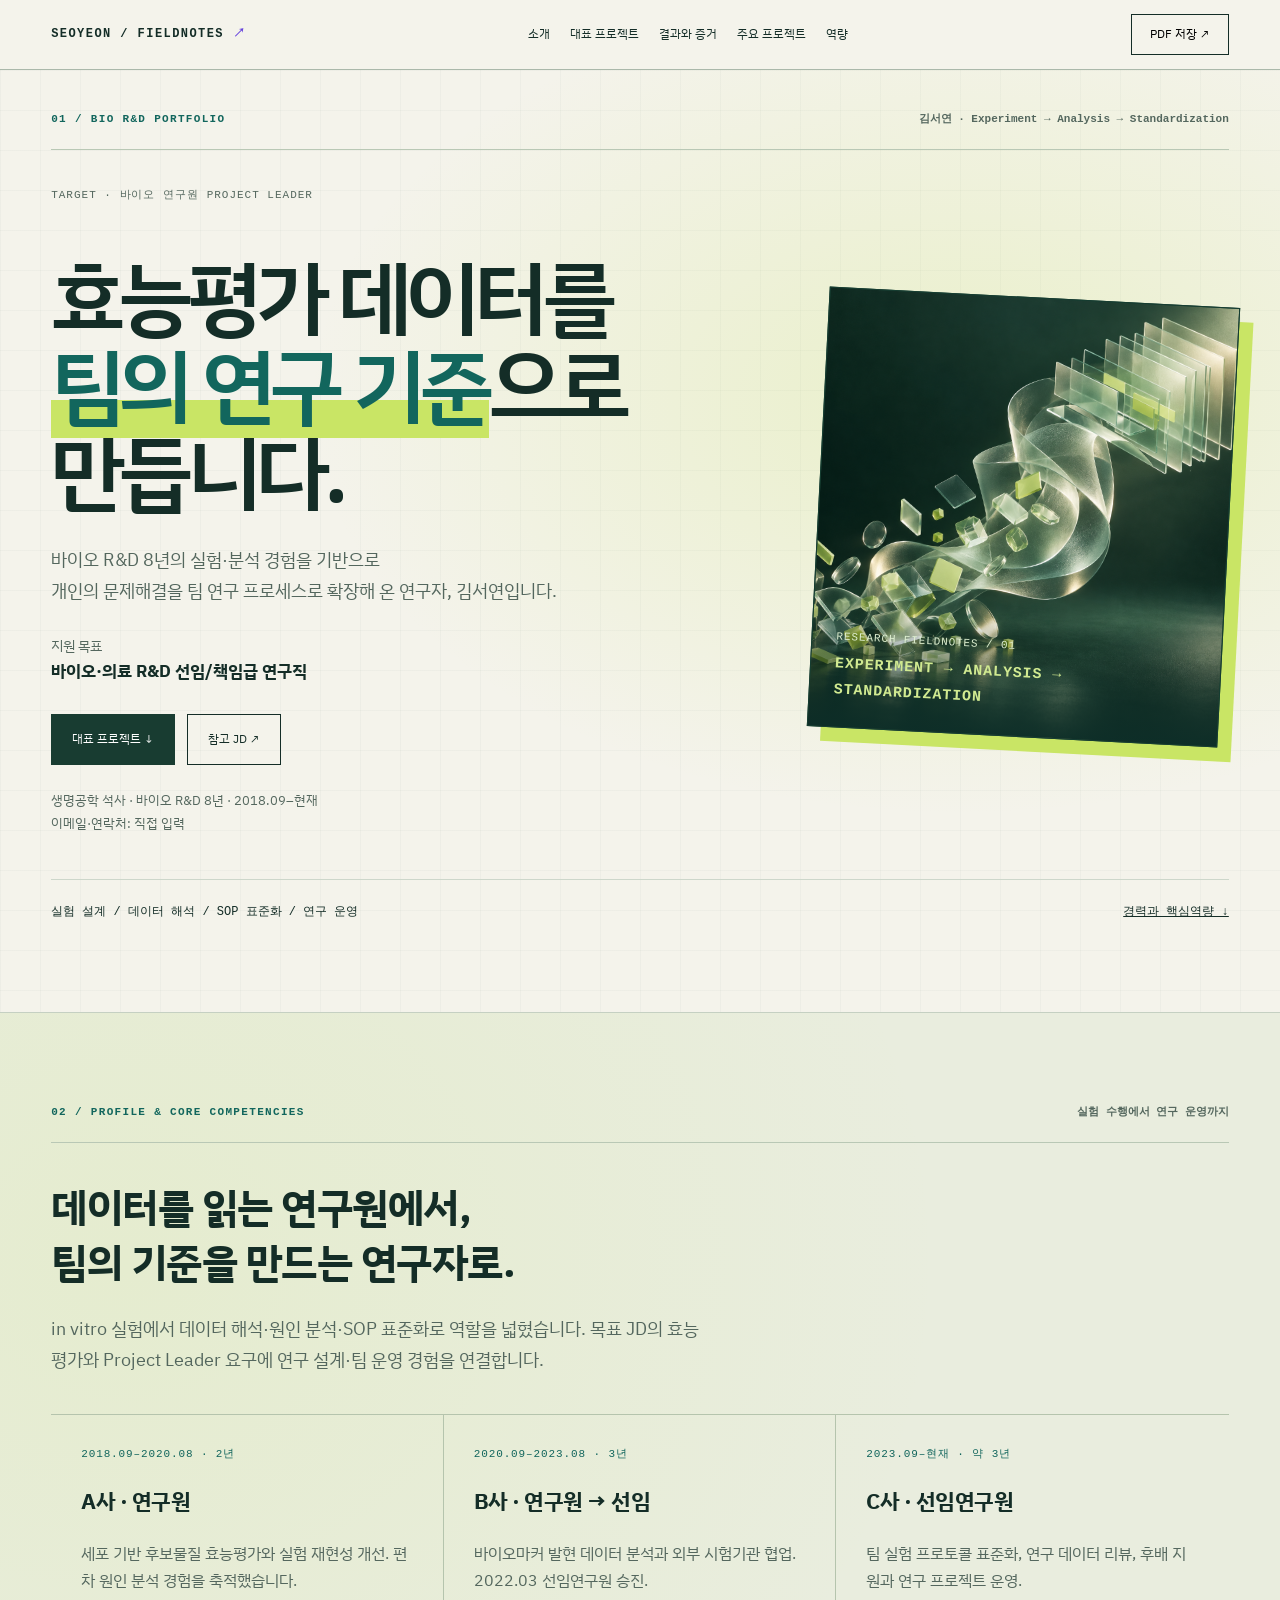
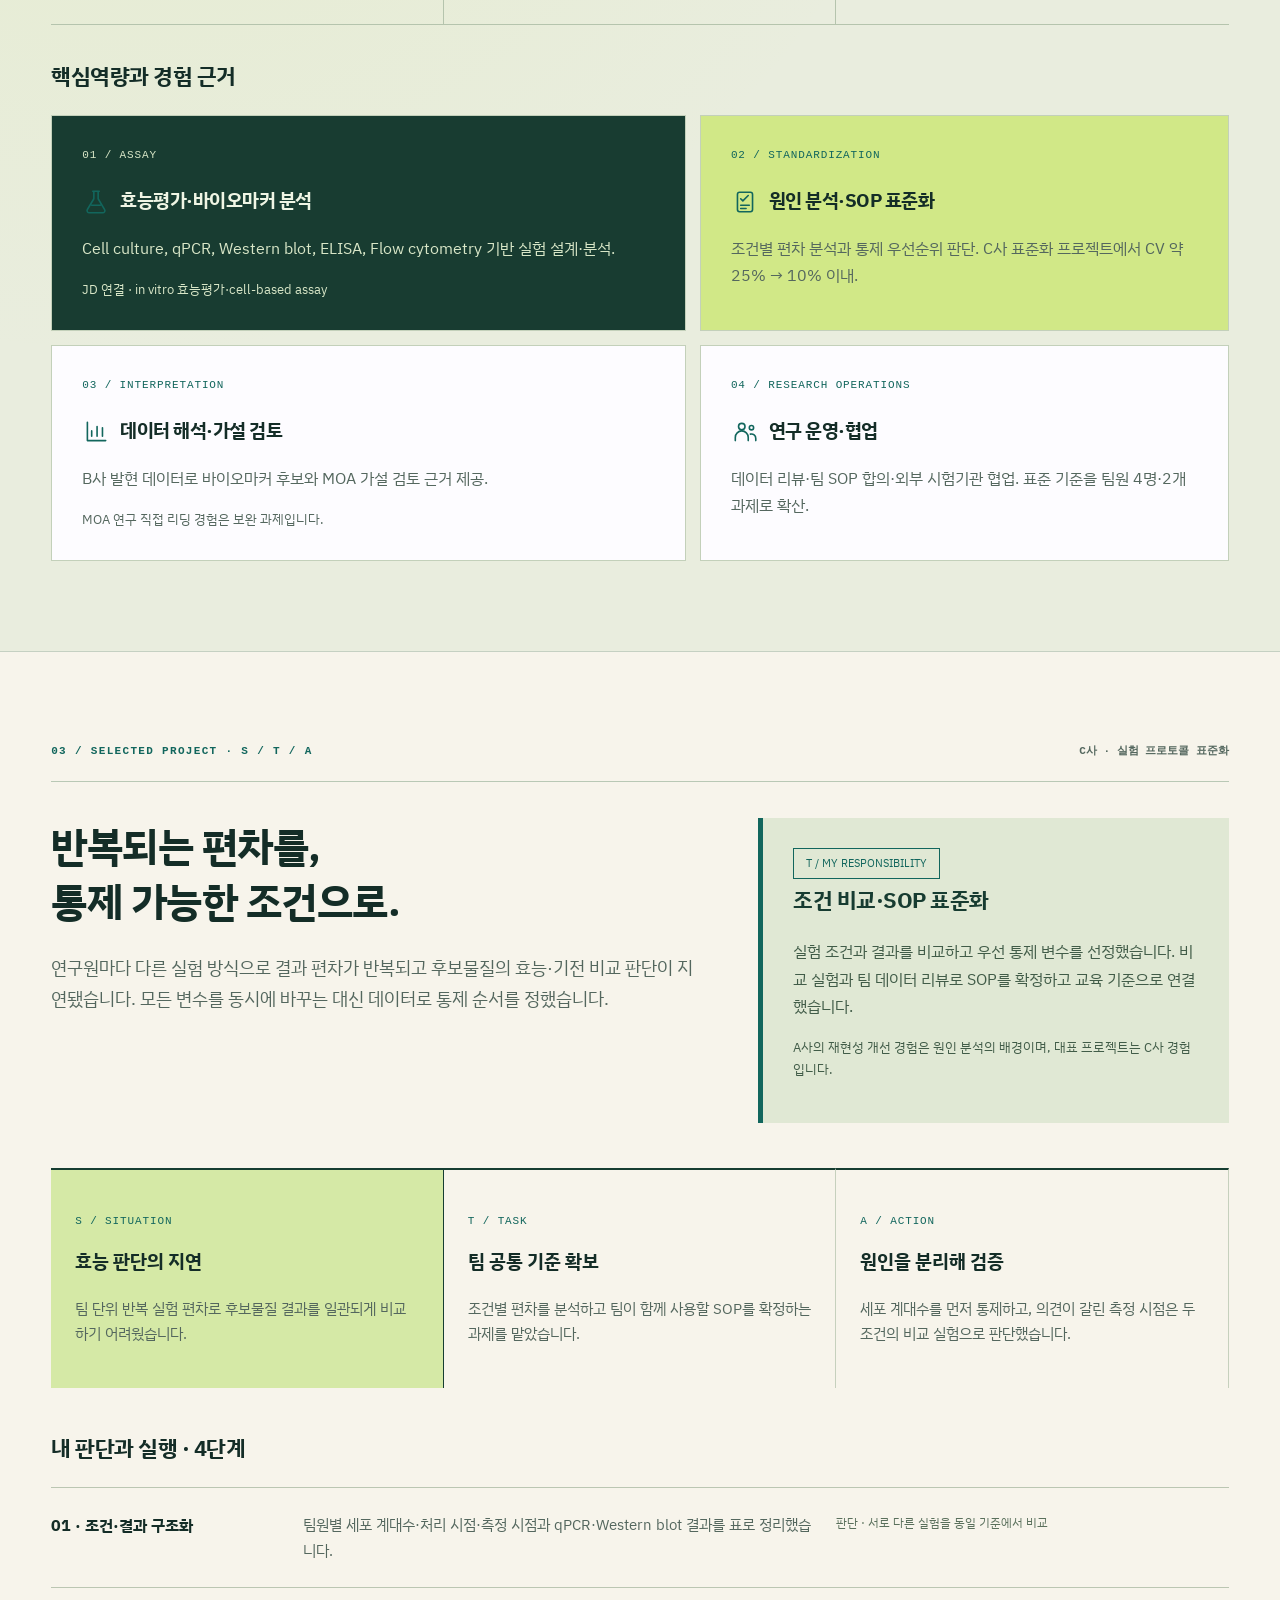
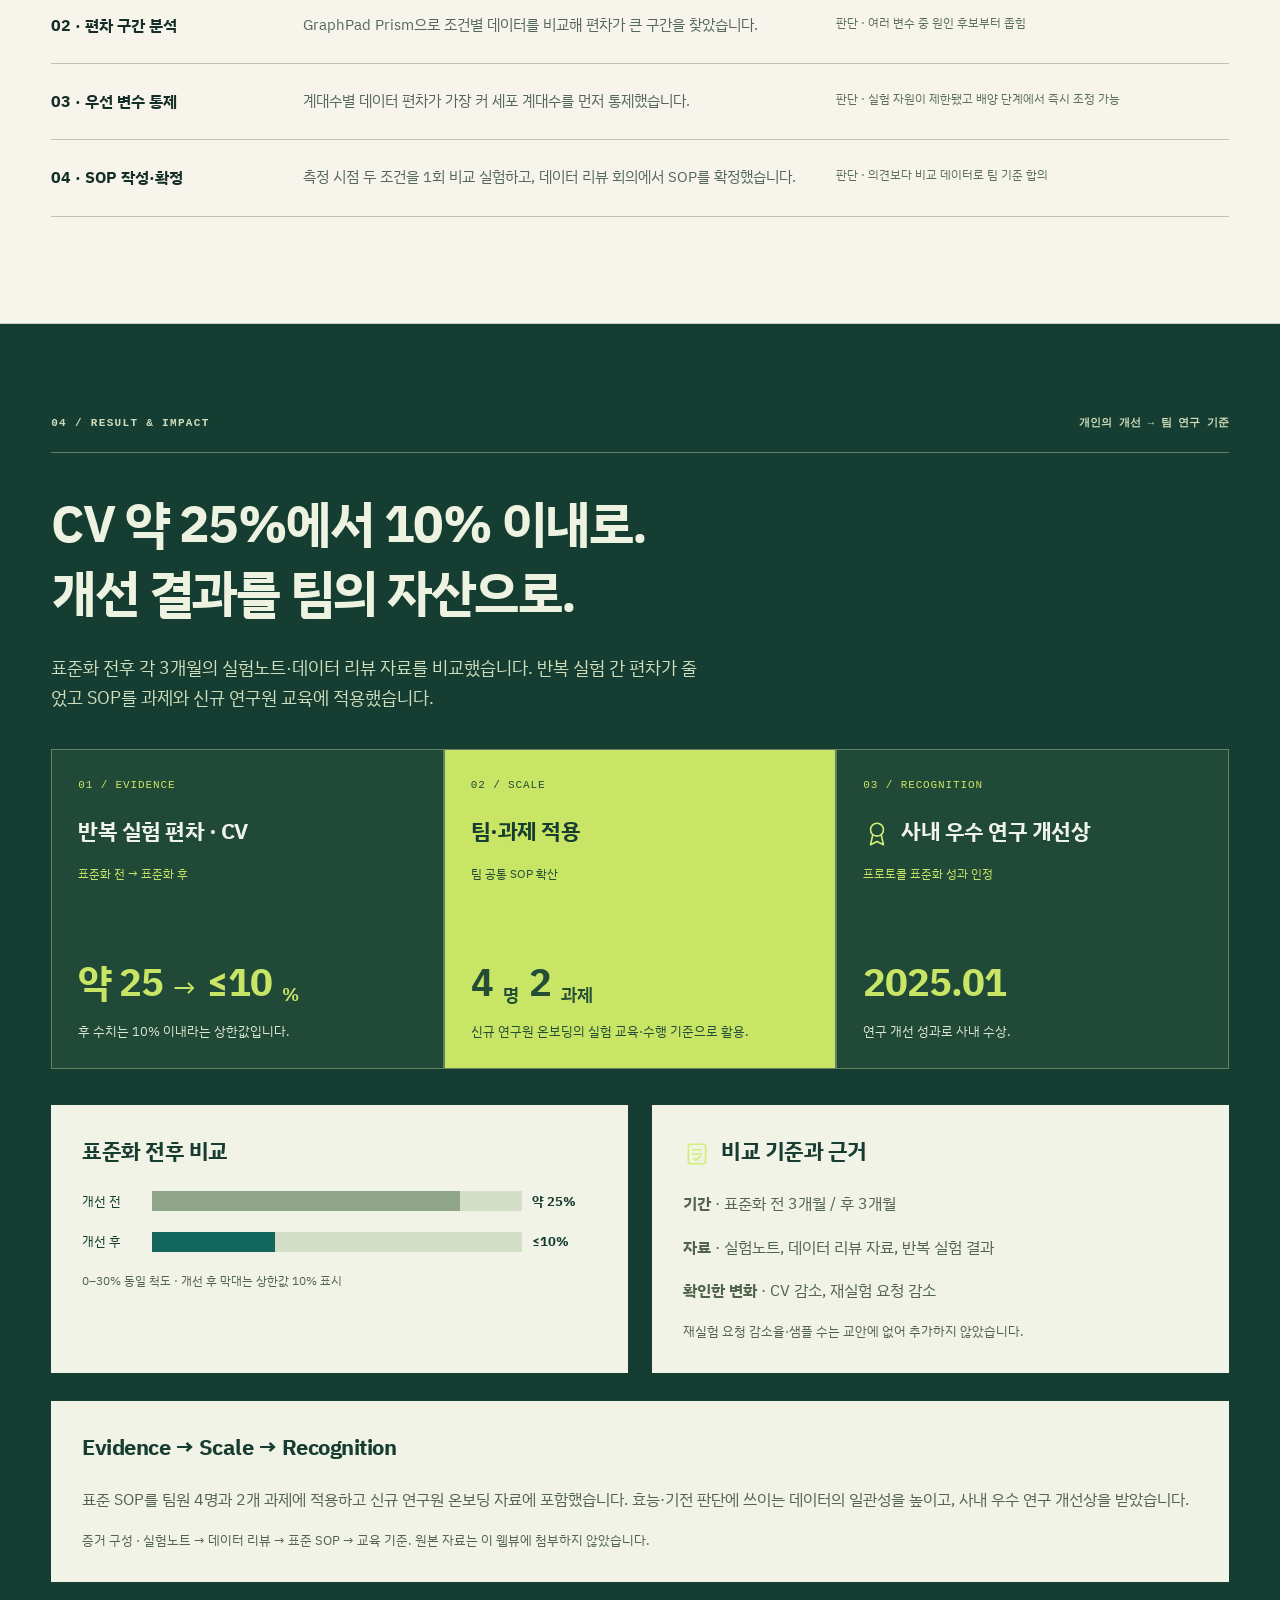
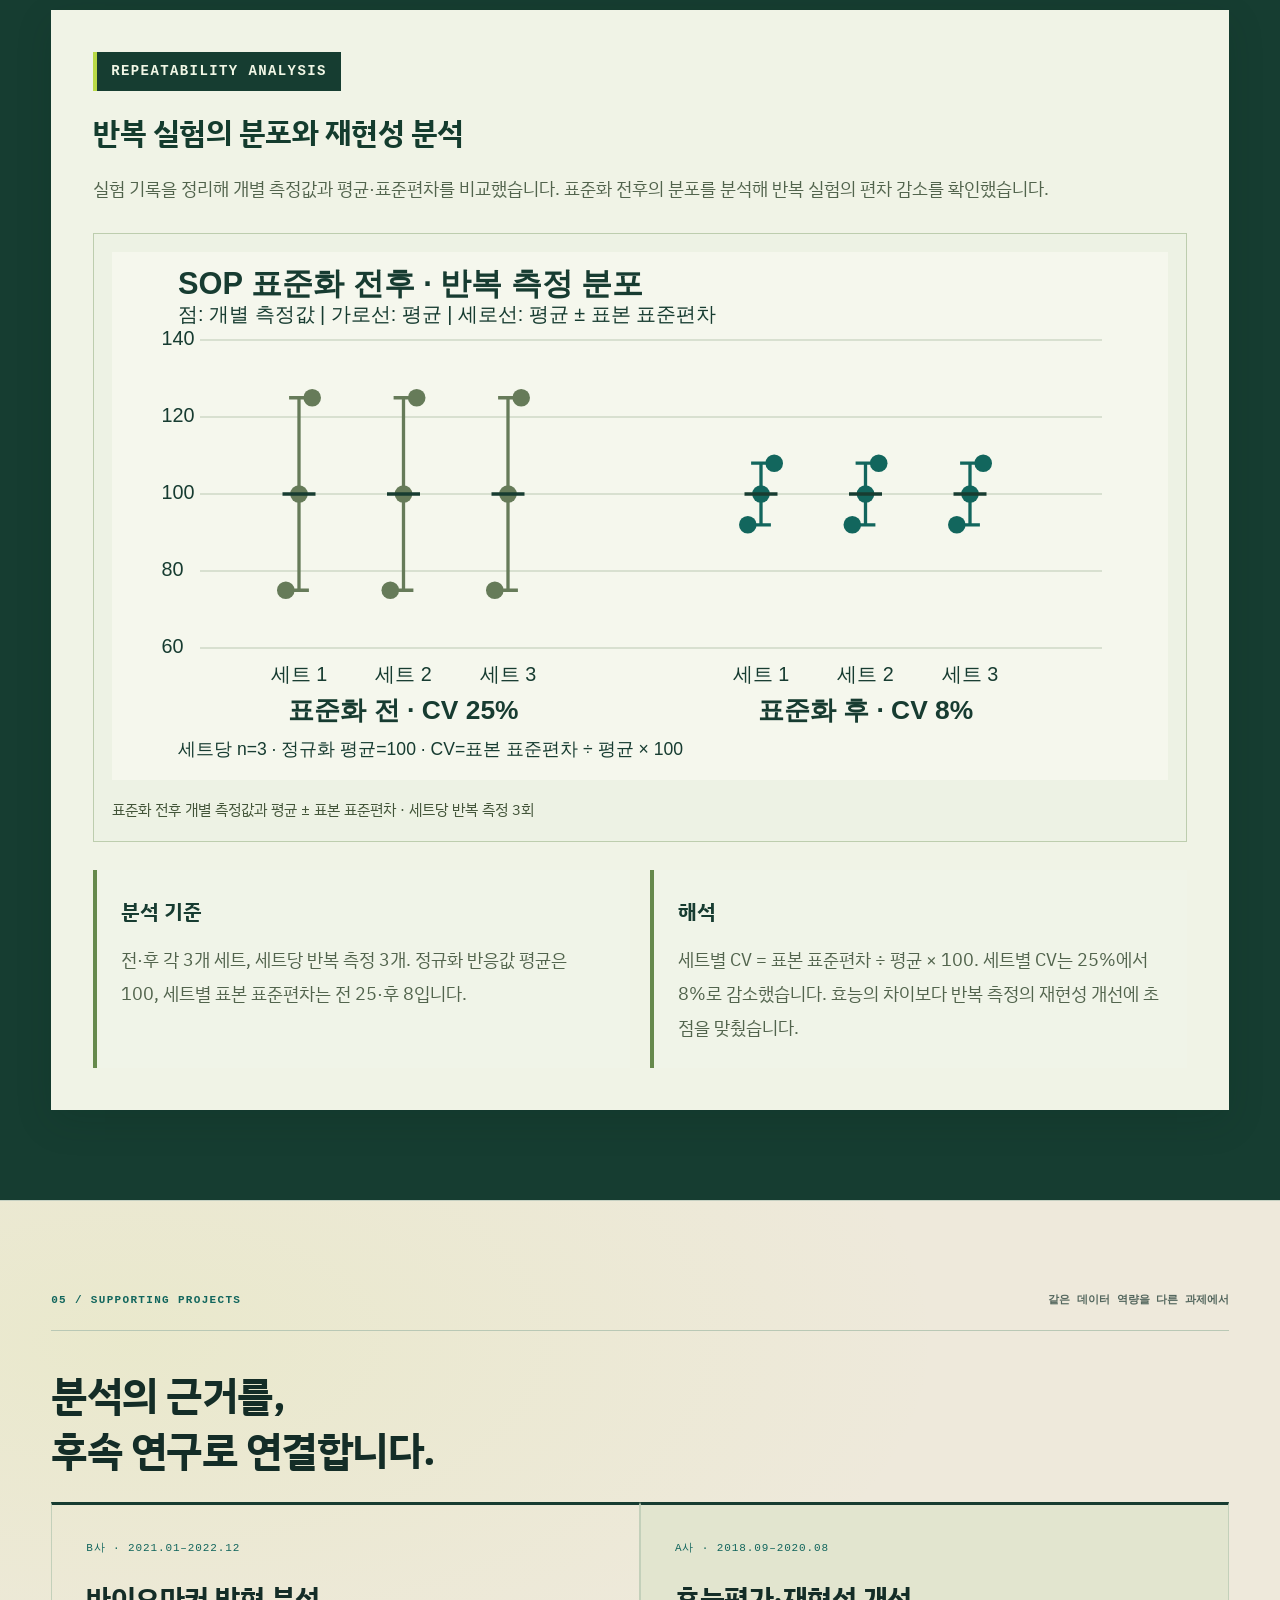
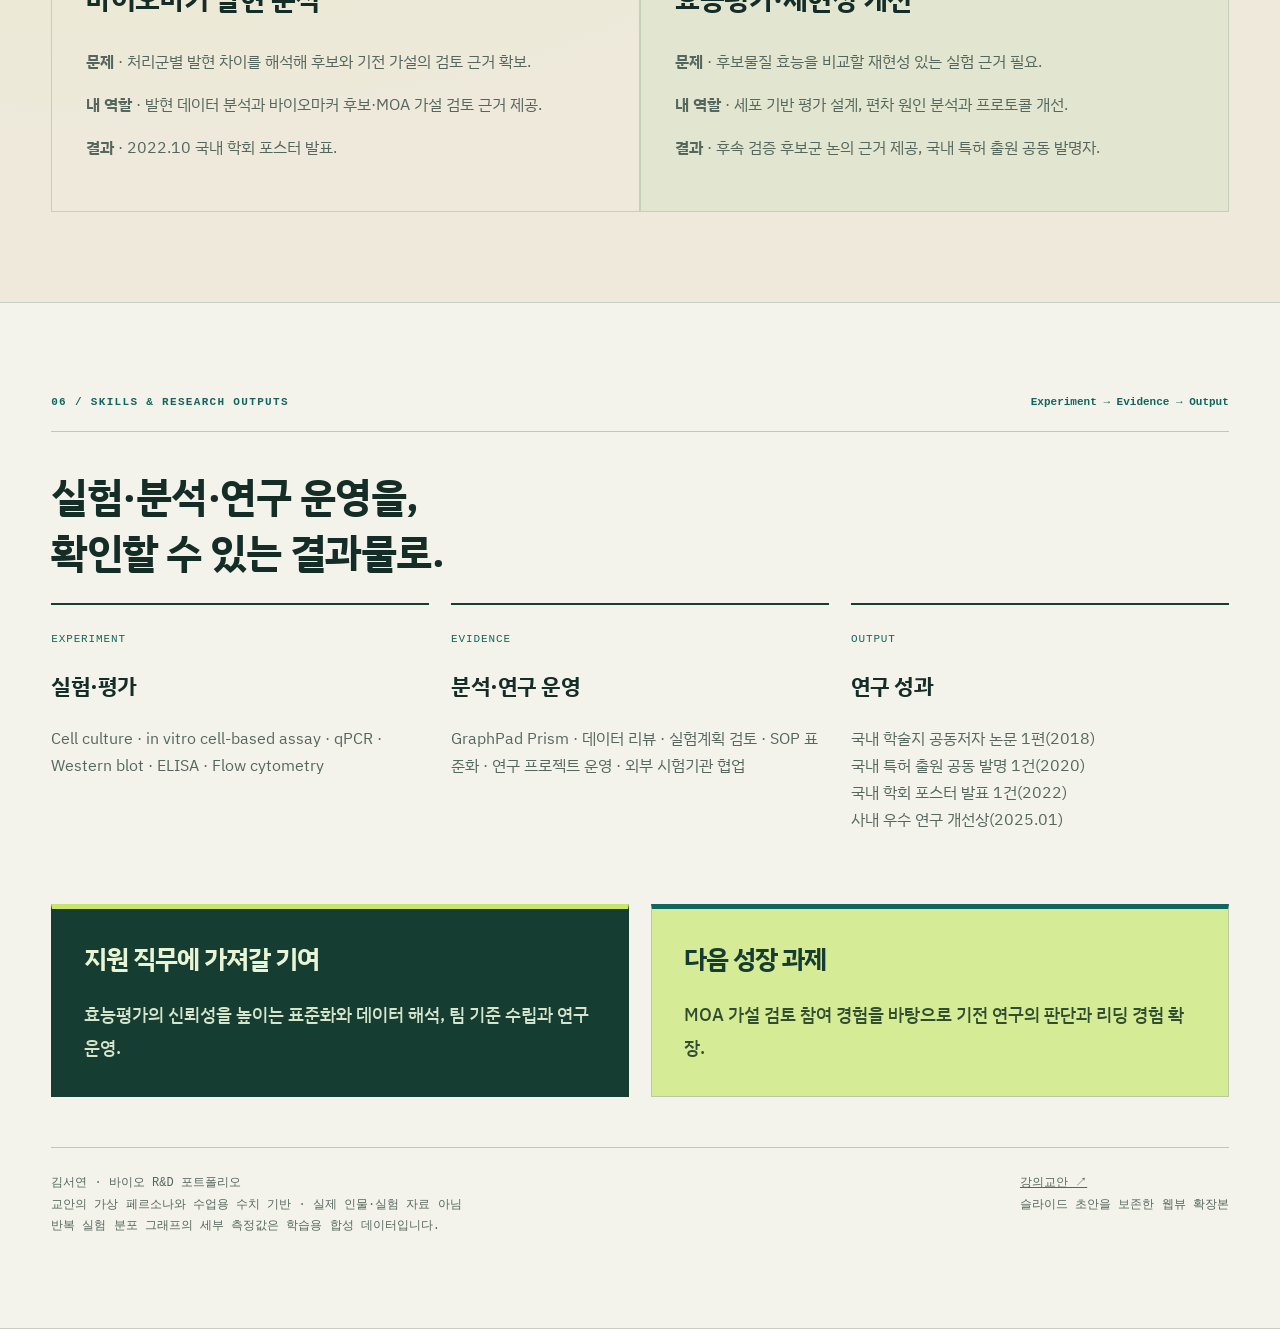
<file: data/portfolio-kimseoyeon/index.html>
<!doctype html><html lang="ko"><head><meta charset="utf-8"><meta name="viewport" content="width=device-width,initial-scale=1"><title>김서연 | Bio R&D Portfolio</title><link rel="preconnect" href="https://fonts.googleapis.com"><link href="https://fonts.googleapis.com/css2?family=IBM+Plex+Sans+KR:wght@400;500;600;700&family=IBM+Plex+Sans:wght@400;500;600;700&display=swap" rel="stylesheet"><style>
:root{--primary:#176b70;--secondary:#88bcb8;--ink:#252334;--purple:var(--primary);--line:#cbdedb;--muted:#585564}*{box-sizing:border-box}html{scroll-behavior:smooth;scroll-padding-top:90px}body{margin:0;color:var(--ink);font-family:'IBM Plex Sans','IBM Plex Sans KR',sans-serif;line-height:1.7}a{color:inherit}button{font:inherit;cursor:pointer}header{height:76px;position:sticky;top:0;z-index:20;background:#f6fbfaed;backdrop-filter:blur(18px);border-bottom:1px solid var(--line);display:flex;align-items:center;justify-content:space-between;padding:0 max(5%,calc((100vw - 1440px)/2))}.brand{font-weight:700;text-decoration:none;letter-spacing:-.5px}header nav{display:flex;gap:25px;font-size:13px}header nav a{text-decoration:none}header button,.pill{border:1px solid var(--ink);border-radius:30px;background:transparent;padding:9px 18px;text-decoration:none;display:inline-flex;align-items:center;gap:14px;font-size:13px}.progress{height:3px;position:absolute;bottom:-1px;left:0;background:var(--purple);width:0}.wrap{max-width:1600px;margin:auto;padding:90px 5.5%;position:relative}.section{position:relative;overflow:hidden}.eyebrow{font-size:12px;letter-spacing:2px;font-weight:600;color:var(--purple);display:flex;justify-content:space-between;border-bottom:1px solid var(--line);padding-bottom:20px;margin-bottom:48px}.eyebrow span:last-child{letter-spacing:0;color:var(--muted)}h1,h2,h3,p{margin-top:0}h1{font-size:clamp(46px,5.7vw,86px);line-height:1.18;letter-spacing:-3px;margin-bottom:28px}h2{font-size:clamp(30px,3.2vw,48px);line-height:1.35;letter-spacing:-1.5px;margin-bottom:24px}h3{font-size:22px;line-height:1.45;letter-spacing:-.5px}p{color:var(--muted)}.lead{font-size:19px;max-width:650px}.tag{font-size:12px;padding:5px 12px;border:1px solid currentColor;border-radius:20px;display:inline-block;margin:0 5px 6px 0}.split{display:grid;grid-template-columns:1.1fr 1fr;gap:70px;align-items:center}.grid3{display:grid;grid-template-columns:repeat(3,1fr);gap:22px}.grid2{display:grid;grid-template-columns:1fr 1fr;gap:24px}.card{background:#ffffffbb;border:1px solid var(--line);border-radius:20px;padding:30px;box-shadow:0 10px 30px #2e264106;transition:transform .25s,border-color .25s,box-shadow .25s;position:relative}.card:hover{transform:translateY(-5px);border-color:var(--purple);box-shadow:0 16px 40px #6643dc16}.card p:last-child{margin-bottom:0}.num{color:var(--purple);font-size:13px;display:block;margin-bottom:22px}.small{font-size:13px}.intro{background:#f6fbfa}.intro .wrap{padding-top:70px;min-height:800px}.intro h1 em{font-style:normal;color:var(--purple)}.role{margin:28px 0;font-size:14px}.role strong{display:block;color:var(--ink);font-size:17px}.intro-actions{display:flex;gap:12px;flex-wrap:wrap}.primary{background:var(--purple);color:#fff;border-color:var(--purple)}.orbital{height:480px;display:grid;place-items:center;position:relative;perspective:800px}.orbital:before{content:'';position:absolute;width:440px;height:440px;background:radial-gradient(circle,#b2a0f45c,transparent 68%);border-radius:50%}.orbit{position:absolute;border:1px solid #8570b94d;border-radius:50%;width:390px;height:390px;transform:rotateX(60deg) rotateZ(-25deg);animation:orbit 25s linear infinite}.orbit.two{width:320px;height:320px;transform:rotateY(55deg);animation-direction:reverse}.orbit:after{content:'';width:12px;height:12px;background:#9b6af6;border-radius:50%;position:absolute;top:30px;left:60px;box-shadow:0 0 22px #8453ed}.core{width:180px;height:180px;display:grid;place-items:center;transform:rotate(-12deg);border-radius:38px;background:linear-gradient(135deg,#b39aff,#6040c8 55%,#32224d);box-shadow:18px 28px 0 #33205612,0 35px 70px #6241cc40,inset 1px 1px 2px #fff9;animation:float 5s ease-in-out infinite;color:white;text-align:center}.core b{font-size:42px;line-height:1}.core small{display:block;font-size:10px;letter-spacing:3px;margin-top:13px}.satellite{position:absolute;border:1px solid #d0c6e8;background:#fff9;backdrop-filter:blur(10px);border-radius:12px;padding:10px 18px;font-size:12px;box-shadow:0 10px 30px #47336610;animation:float 5s ease-in-out infinite}.s1{left:0;top:85px}.s2{right:0;top:210px;animation-delay:-2s;background:#e7ddfa;border-color:#c6b3e6;color:#503879}.s3{bottom:45px;left:70px;animation-delay:-3s}.hero-bottom{margin-top:50px;border-top:1px solid var(--line);padding-top:22px;display:flex;justify-content:space-between;font-size:12px;letter-spacing:2px}.profile{background:#edf6f4}.profile .card{background:#fdfcff}.profile .grid3{margin-top:40px}.project{background:#f6f9f8}.project .eyebrow,.project .num{color:var(--primary)}.project .split{align-items:start}.project-box{background:#173b3e;color:#fff;border-radius:24px;padding:36px}.project-box p{color:#e2d7eb}.project-box .tag{color:#ddc9fa}.flow{display:grid;grid-template-columns:repeat(3,1fr);gap:18px;margin-top:40px}.flow button{text-align:left;color:var(--ink);width:100%;min-height:230px}.flow .active{border-color:var(--primary);background:#eee7fc;box-shadow:0 10px 0 #6643dc1c;transform:translateY(-5px)}.flow p{font-size:15px}.flow strong{font-size:19px;display:block;margin-bottom:18px}.flow .num{margin-bottom:15px}.evidence{background:#edf5f3}.evidence .eyebrow,.evidence .num{color:var(--primary)}.evidence table{width:100%;border-collapse:collapse;font-size:16px;text-align:left}.evidence th{font-size:12px;color:#655184;letter-spacing:1px;padding:14px 20px;border-bottom:2px solid #c9bce1}.evidence td{padding:25px 20px;border-bottom:1px solid #d7cce8;vertical-align:top}.evidence td:first-child{width:22%;font-weight:600}.evidence td:last-child{width:35%;color:var(--muted)}.support{background:#f8fbfa}.support .card{padding:38px;min-height:310px}.support .card h3{font-size:28px}.skills{background:#173b3e;color:#fff}.skills h2{color:#fff}.skills p{color:#d2e8e4}.skills .eyebrow{border-color:#51445f;color:#a8ded2}.skills .eyebrow span:last-child{color:#d2e8e4}.skills .card{background:#ffffff08;border-color:#5b4c6f}.skills .num{color:#a8ded2}.skills .card:hover{border-color:#a8ded2}.activity{margin-top:36px;display:grid;grid-template-columns:1fr 1fr;gap:24px}.activity p{margin-bottom:8px}.footer{border-top:1px solid #51445f;margin-top:50px;padding-top:25px;display:flex;justify-content:space-between;font-size:12px;color:#d2e8e4}.reveal{animation:appear .7s both}.note{margin-top:24px;font-size:13px;line-height:1.8}.jd-note{margin-top:30px;border-left:3px solid var(--purple);padding:10px 18px;background:#ffffff7a;font-size:13px;max-width:650px}.jd-note summary{cursor:pointer;font-weight:600}.jd-note p{margin:12px 0 0}.filter{display:flex;gap:10px;margin-bottom:24px;flex-wrap:wrap}.filter button{border-radius:30px;padding:8px 18px;border:1px solid var(--line);background:white;font-size:13px}.filter button[aria-pressed=true]{background:var(--ink);color:#fff}.highlight{outline:2px solid var(--purple);outline-offset:4px}.section-marker{font-size:11px;text-transform:uppercase;letter-spacing:2px;margin-bottom:16px;color:var(--muted)}@keyframes float{50%{translate:0 -15px}}@keyframes orbit{to{rotate:360deg}}@keyframes appear{from{opacity:.2;translate:0 20px}to{opacity:1;translate:0 0}}
@media(min-width:1600px){.wrap{padding-left:88px;padding-right:88px}}@media(max-width:900px){header nav{display:none}.split{grid-template-columns:1fr;gap:36px}.orbital{height:380px}.intro .wrap{min-height:0}.wrap{padding:65px 6%}.grid3,.flow{grid-template-columns:1fr}.grid2{grid-template-columns:1fr}.flow button{min-height:0}.activity{grid-template-columns:1fr}.eyebrow span:last-child{display:none}.orbital{max-width:480px;width:100%;margin:auto}.orbit{width:300px;height:300px}.orbit.two{width:260px;height:260px}.s1{left:0;top:45px}.s2{right:0;top:220px}.s3{bottom:10px;left:40px}.evidence table,.evidence tbody,.evidence tr,.evidence td{display:block}.evidence thead{display:none}.evidence td:first-child,.evidence td:last-child{width:auto}.evidence td{padding:8px 18px;border:0}.evidence tr{padding:20px 0;border-bottom:1px solid #d7cce8}.hero-bottom{letter-spacing:0;gap:20px}.footer{gap:20px}.card{padding:24px}h1{letter-spacing:-2px}}@media(prefers-reduced-motion:reduce){*,*:before,*:after{animation:none!important;transition:none!important;scroll-behavior:auto!important}}@media print{@page{size:A4 landscape;margin:10mm}header,.intro-actions,.jd-note,.filter,.hero-bottom{display:none!important}.section{break-after:page;overflow:visible;print-color-adjust:exact;-webkit-print-color-adjust:exact}.section:last-child{break-after:auto}.wrap{padding:20px 30px;max-width:none}.eyebrow{margin-bottom:22px;padding-bottom:10px}h1{font-size:48px}h2{font-size:32px}h3{font-size:19px}p{font-size:13px}.split{grid-template-columns:1fr 1fr;gap:30px}.grid3,.flow{grid-template-columns:repeat(3,1fr)}.grid2,.activity{grid-template-columns:1fr 1fr}.card{padding:20px;box-shadow:none!important;transform:none!important}.intro .wrap{min-height:0}.orbital{height:350px}.flow{margin-top:20px}.flow button{min-height:180px}.evidence td{padding:15px;font-size:13px}.support .card{min-height:0;padding:24px}.support .card h3{font-size:22px}.activity{margin-top:20px}.footer{margin-top:20px}.reveal{animation:none}.note{font-size:11px}}

.metric-slot{display:flex;align-items:baseline;gap:10px;flex-wrap:wrap;margin:20px 0;color:var(--primary)}
.metric-blank{display:inline-block;min-width:90px;height:48px;border-bottom:3px solid var(--secondary);background:#ffffffa6;border-radius:5px 5px 0 0;vertical-align:bottom}
.metric-unit{font-size:18px;font-weight:600}.metric-arrow{font-size:28px;color:var(--secondary)}.metric-label{font-size:12px;color:#67577d;margin:5px 0}
@media print{.metric-blank{height:32px;min-width:65px}.metric-slot{margin:12px 0}}
.comparison-notice{margin:24px 0;padding:18px 22px;border:1px solid #a28ac5;border-left:5px solid #a28ac5;border-radius:12px;background:#f3edfc;color:#503879}.comparison-notice p{margin:8px 0 0;color:#67577d;font-size:14px}.metric-value{display:inline-flex;flex-direction:column;gap:4px}.metric-value .metric-label{font-weight:700}
.metric-number{font-size:clamp(32px,3vw,46px);line-height:1.15;letter-spacing:-1px;color:var(--primary)}
/* 성과 카드의 라벨·숫자 행을 동일 높이로 정렬 */
.result-metrics > .card { display: flex; flex-direction: column; }
.result-metrics > .card > h3 { min-height: 32px; margin-bottom: 16px; }
.result-metrics > .card > .metric-label:first-of-type { min-height: 42px; margin: 0; }
.result-metrics .metric-slot { min-height: 86px; margin: 12px 0 16px; align-items: flex-end; }
.result-metrics .metric-value { gap: 4px; }
.result-metrics .metric-value .metric-label { min-height: 22px; margin: 0; }
.result-metrics .metric-number { line-height: 1.15; }
.result-metrics .metric-unit, .result-metrics .metric-arrow { line-height: 1.15; }
@media print { .result-metrics .metric-slot { min-height: 70px; } }

.action-detail,.competency-map{margin-top:36px}.action-steps{display:grid;grid-template-columns:repeat(4,minmax(0,1fr));gap:16px;padding:0;list-style:none}.action-steps li{position:relative;padding:22px;border:1px solid #d7cce8;border-radius:14px;background:#faf7ff}.action-steps li:not(:last-child)::after{content:"→";position:absolute;right:-15px;top:18px;color:var(--primary);z-index:1;font-weight:700}.action-steps p{font-size:14px;margin:12px 0}.action-steps small{color:#67577d}.comparison-charts{margin:28px 0}.bar-row{display:grid;grid-template-columns:60px minmax(0,1fr) 65px;align-items:center;gap:10px;margin:18px 0;font-size:13px}.bar-track{height:20px;background:#d9e9e4;border-radius:5px;overflow:hidden}.bar{height:100%;border-radius:5px}.bar.before{background:var(--secondary)}.bar.after{background:var(--primary)}.chart-scale{font-size:12px}.competency-map .card h3{font-size:19px}@media(max-width:900px){.action-steps{grid-template-columns:1fr 1fr}.action-steps li::after{display:none}}@media(max-width:560px){.action-steps{grid-template-columns:1fr}}@media print{.action-steps{grid-template-columns:repeat(4,minmax(0,1fr))}.action-steps li{padding:12px}.action-steps p,.action-steps small{font-size:10px}.comparison-charts .card{padding:15px}.bar-row{margin:12px 0}}

/* 김서연: Research Fieldnotes — editorial typography & lab dashboard */
:root{--primary:#12665d;--secondary:#8ba99d;--purple:#12665d;--ink:#142d27;--muted:#54675e;--line:#cdd7cb}
body{background:#f4f3eb;font-family:'IBM Plex Sans KR',sans-serif}header{height:70px;background:#f4f3ebee;border-bottom:1px solid #aab8aa;padding:0 4%}.brand{letter-spacing:.12em;font-family:'IBM Plex Mono',monospace;font-size:12px}header nav{font-size:12px;gap:20px}header button,.pill{border-radius:0;font-size:12px}.progress{background:#bbdf4d}.wrap{max-width:1500px;padding:90px 4%}.section{border-bottom:1px solid #c5d0c2}.eyebrow{font-family:monospace;font-size:11px;letter-spacing:.12em;color:#12665d;margin-bottom:36px;border-color:#b9c8b5}.eyebrow span:last-child{font-family:inherit}.intro{background:#f4f3eb!important;position:relative}.intro:before{content:'';position:absolute;inset:0;background-image:linear-gradient(#274d3b08 1px,transparent 1px),linear-gradient(90deg,#274d3b08 1px,transparent 1px);background-size:40px 40px;pointer-events:none}.intro .wrap{min-height:740px;padding-top:40px}.intro .split{grid-template-columns:1.3fr .75fr;gap:55px}.intro h1{font-size:clamp(48px,6.5vw,100px);letter-spacing:-.07em;line-height:1.05;margin:48px 0 30px;font-weight:600}.intro h1 em{color:#12665d;background:linear-gradient(transparent 65%,#c9e565 65%)}.lead{font-size:18px}.section-marker{font-family:monospace;font-size:11px;letter-spacing:.09em}.hero-bottom{font-family:monospace;margin-top:30px;letter-spacing:0}.primary{background:#183c31;border-color:#183c31}.intro-actions .pill{padding:14px 20px}.orbital{height:440px;perspective:none;background:#163d31;border:1px solid #163d31;transform:rotate(3deg);box-shadow:14px 14px 0 #c9e565;overflow:hidden;display:flex;flex-direction:column;justify-content:center;padding:36px;align-items:stretch;gap:16px}.orbital:before{content:'RESEARCH FIELDNOTES / 01';position:static;width:auto;height:auto;background:none;border-radius:0;color:#b9d6b4;font-family:monospace;font-size:11px;letter-spacing:.12em;margin-bottom:20px}.orbit{display:none}.core{width:auto;height:auto;display:block;border-radius:0;background:none;box-shadow:none;transform:none!important;animation:none;text-align:left;color:#dcf0c7}.core b{font-size:100px;letter-spacing:-.06em;line-height:1}.core small{margin-top:10px;letter-spacing:.15em}.satellite{position:static;animation:none;border:0;border-top:1px solid #69846c;border-radius:0;box-shadow:none;background:none!important;backdrop-filter:none;color:#e5eadc!important;padding:13px 0 0;font-family:monospace;font-size:12px}.s2{color:#c9e565!important}.profile{background:#e9edde!important}.profile>.wrap>.grid3{grid-template-columns:1fr 1fr 1fr;gap:0;border-top:1px solid #b5c4ad;border-bottom:1px solid #b5c4ad}.profile>.wrap>.grid3 .card{border:0;border-right:1px solid #b5c4ad;background:transparent;box-shadow:none;border-radius:0}.profile>.wrap>.grid3 .card:last-child{border-right:0}.card{border-radius:0;box-shadow:none;border:1px solid #c3d0ba;background:#fbfcf5;transition:background .2s,transform .2s}.card:hover{transform:translateY(-3px);box-shadow:none;border-color:#12665d}.num{font-family:monospace;font-size:11px;letter-spacing:.08em;color:#12665d}.competency-map .grid2{grid-template-columns:1.2fr 1fr;gap:14px}.competency-map .card:first-child{background:#183c31;color:#eff5e4}.competency-map .card:first-child p,.competency-map .card:first-child .num{color:#d8e6c7}.competency-map .card:nth-child(2){background:#d1e887}.project{background:#f7f4eb!important}.project .split{grid-template-columns:1.4fr 1fr;gap:48px}.project-box{border-radius:0;background:#e0e8d4;color:#173c31;border-left:5px solid #12665d;padding:30px}.project-box p{color:#415c48}.project-box .tag{color:#12665d}.tag{border-radius:0;font-size:11px}.flow{gap:0;grid-template-columns:repeat(3,1fr);margin-top:45px}.flow button{border:0;border-top:2px solid #163d31;border-right:1px solid #c6d0bd;padding:28px 24px;background:none;min-height:220px}.flow .active{background:#d5e9a6;border-color:#163d31;box-shadow:none;transform:none}.action-detail{margin-top:45px}.action-steps{grid-template-columns:1fr;gap:0;border-top:1px solid #bbc6b2}.action-steps li{display:grid;grid-template-columns:230px 1.3fr 1fr;gap:22px;padding:24px 0;border:0;border-bottom:1px solid #bbc6b2;background:none;border-radius:0;align-items:start}.action-steps li:not(:last-child)::after{display:none}.action-steps p{margin:0;font-size:15px}.action-steps small{color:#5a705c;font-size:12px;line-height:1.8}.evidence{background:#163d31!important;color:#f0f3e9}.evidence h2{color:#eef3e1;font-size:clamp(36px,4vw,60px)}.evidence .eyebrow,.evidence .eyebrow span:last-child,.evidence>.wrap>.lead{color:#cfdfbd}.evidence .eyebrow{border-color:#618168}.result-metrics{gap:0;margin:36px 0}.result-metrics>.card{border:1px solid #658067;background:#204938;padding:26px}.result-metrics>.card:nth-child(2){background:#c9e565;color:#173c31}.result-metrics>.card:nth-child(2) p,.result-metrics>.card:nth-child(2) .num,.result-metrics>.card:nth-child(2) .metric-number,.result-metrics>.card:nth-child(2) .metric-slot{color:#244d37}.evidence .num,.evidence .metric-label,.evidence .metric-number,.evidence .metric-slot,.evidence .metric-arrow{color:#c9e565}.evidence p{color:#dbe6d0}.evidence .comparison-charts .card,.evidence>.wrap>.card{background:#f0f3e6;color:#183c31;border-color:#f0f3e6}.evidence .comparison-charts p,.evidence>.wrap>.card p{color:#52644d}.bar-track{border-radius:0;background:#d3dfc7}.bar{border-radius:0}.bar.before{background:#91a58a}.bar.after{background:#12665d}.support{background:#eee9db!important}.support .grid2{gap:0}.support .card{border-top:3px solid #173c31;background:transparent;padding:34px}.support .card:nth-child(2){background:#e2e5cf}.skills{background:#f4f3eb!important;color:#142d27}.skills h2{color:#142d27}.skills p{color:#54675e}.skills .eyebrow,.skills .eyebrow span:last-child{color:#12665d;border-color:#bcc9b4}.skills .card{background:none;border:0;border-top:2px solid #163d31;padding:25px 0}.skills .num{color:#12665d}.footer{border-color:#bdc9b5;color:#54675e;font-family:monospace;line-height:1.8}.activity{border-top:1px solid #bdc9b5;padding-top:25px}
@media(max-width:900px){.intro .split,.project .split{grid-template-columns:1fr}.orbital{height:360px;max-width:100%;margin-top:15px}.core b{font-size:80px}.profile>.wrap>.grid3,.competency-map .grid2{grid-template-columns:1fr}.profile>.wrap>.grid3 .card{border-right:0;border-bottom:1px solid #b5c4ad}.action-steps li{grid-template-columns:1fr;gap:10px}.flow{grid-template-columns:1fr}.result-metrics{gap:14px}.intro h1{margin-top:25px}.support .grid2{grid-template-columns:1fr}}
@media print{.intro .split,.project .split{grid-template-columns:1.3fr 1fr}.intro h1{font-size:50px;margin:15px 0}.intro .wrap{min-height:0}.orbital{height:300px;transform:none;box-shadow:none;padding:25px}.core b{font-size:60px}.profile>.wrap>.grid3{grid-template-columns:repeat(3,1fr)}.competency-map .grid2{grid-template-columns:1fr 1fr}.action-steps li{grid-template-columns:180px 1fr 1fr;padding:12px 0}.flow{grid-template-columns:repeat(3,1fr)}.result-metrics{gap:0}.evidence h2{font-size:34px}.metric-number{font-size:30px}.support .grid2{grid-template-columns:1fr 1fr}}

/* Motion layer: ambient lab grid, pointer light, responsive fieldnotes */
.intro:before{animation:labGridDrift 28s linear infinite}.intro:after{content:'';position:absolute;inset:0;pointer-events:none;background:radial-gradient(ellipse at var(--light-x,75%) var(--light-y,35%),#c9e56540,transparent 48%);z-index:0}.intro .wrap{z-index:1}.orbital{animation:fieldnoteFloat 7s ease-in-out infinite}.orbital:after{content:'';position:absolute;left:0;right:0;top:-20%;height:15%;background:linear-gradient(transparent,#c9e56518,transparent);animation:labScan 9s linear infinite;pointer-events:none}.card{position:relative;overflow:hidden}.card:after{content:'';position:absolute;inset:0;pointer-events:none;background:radial-gradient(circle at var(--pointer-x,50%) var(--pointer-y,50%),#c9e56524,transparent 55%);opacity:0;transition:opacity .3s}.card:hover:after{opacity:1}.motion-ready{opacity:0;transform:translateY(24px);transition:opacity .7s ease,transform .7s cubic-bezier(.2,.7,.2,1);transition-delay:var(--reveal-delay,0ms)}.motion-ready.motion-visible{opacity:1;transform:translateY(0)}.action-steps li{transition:background .25s,padding .25s}.action-steps li:hover{background:#e3ebd780;padding-left:14px;padding-right:14px}.action-steps li b{transition:color .25s}.action-steps li:hover b{color:#12665d}.comparison-charts .bar{transform:scaleX(0);transform-origin:left;transition:transform 1.2s cubic-bezier(.2,.8,.2,1)}.comparison-charts.chart-visible .bar{transform:scaleX(1)}.intro-actions .pill{transition:background .25s,transform .25s}.intro-actions .pill:hover{transform:translateY(-4px)}.section{position:relative}.profile:before,.support:before{content:'';position:absolute;inset:0;pointer-events:none;background:radial-gradient(ellipse at 10% 20%,#c9e56520,transparent 50%);animation:ambientPulse 12s ease-in-out infinite}.section .wrap{position:relative}.metric-number.metric-pop{animation:metricPop .6s ease both}
@keyframes labGridDrift{to{background-position:80px 40px}}@keyframes fieldnoteFloat{0%,100%{transform:translateY(0) rotate(3deg)}50%{transform:translateY(-12px) rotate(1deg)}}@keyframes labScan{to{top:120%}}@keyframes ambientPulse{0%,100%{opacity:.4}50%{opacity:1}}@keyframes metricPop{from{opacity:.3;transform:translateY(10px)}to{opacity:1;transform:translateY(0)}}
@media(prefers-reduced-motion:reduce){.intro:before,.orbital,.orbital:after,.profile:before,.support:before,.metric-number.metric-pop{animation:none!important}.motion-ready{opacity:1;transform:none;transition:none}.comparison-charts .bar{transform:scaleX(1);transition:none}.action-steps li,.card,.intro-actions .pill{transition:none}}
@media print{.motion-ready{opacity:1!important;transform:none!important}.comparison-charts .bar{transform:scaleX(1)!important}.intro:after,.orbital:after,.profile:before,.support:before{display:none}.orbital{animation:none!important}}
.lab-icon{width:28px;height:28px;vertical-align:middle;margin-right:10px}.evidence .lab-icon{filter:brightness(0) invert(85%) sepia(28%) saturate(650%) hue-rotate(25deg)}

.orbital{position:relative;padding:0;display:block;min-height:440px}.orbital:before{display:none}.hero-art{display:block;width:100%;height:100%;object-fit:cover;position:absolute;inset:0;transition:transform 1s ease}.orbital:hover .hero-art{transform:scale(1.045)}.hero-art-caption{position:absolute;bottom:0;left:0;right:0;padding:24px;background:linear-gradient(transparent,#0d2e28ee);color:#dff0d2;display:flex;flex-direction:column;gap:5px;font-family:monospace;font-size:11px;letter-spacing:.08em}.hero-art-caption strong{font-size:15px;color:#d1ea91}@media print{.orbital{min-height:300px}.hero-art-caption{padding:14px}}@media(prefers-reduced-motion:reduce){.hero-art{transition:none}.orbital:hover .hero-art{transform:none}}
.own-data-example{margin-top:28px}.own-data-example figure{margin:24px 0}.own-data-example figure img{display:block;width:100%;height:auto;border:1px solid #cbd9c4}.own-data-example figcaption{font-size:12px;line-height:1.8;margin-top:10px;color:#52644d}.evidence .own-data-example{background:#f0f3e6;color:#173c31}.evidence .own-data-example p{color:#52644d}.evidence .own-data-example .num{color:#12665d}@media print{.own-data-example{break-before:page}.own-data-example .pill{display:none}}
/* 마무리 메시지: 기여와 성장 방향을 대비되는 카드로 강조 */
.skills .activity{gap:22px;border:0;padding:0;margin-top:46px}
.skills .activity>div{padding:32px;border:1px solid #b6c9a2;position:relative}
.skills .activity>div:first-child{background:#163d31;border-color:#163d31;border-top:5px solid #c9e565}
.skills .activity>div:last-child{background:#d6eb96;border-top:5px solid #12665d}
.skills .activity h3{font-size:26px;line-height:1.4;margin:0 0 20px;letter-spacing:-.04em}
.skills .activity>div:first-child h3{color:#e8f4d3}
.skills .activity>div:first-child p{color:#d6e5cc}
.skills .activity>div:last-child h3{color:#163d31}
.skills .activity>div:last-child p{color:#304d30}
.skills .activity p{font-size:18px;line-height:1.85;margin:0;font-weight:500}
@media(max-width:600px){.skills .activity>div{padding:24px}.skills .activity h3{font-size:23px}.skills .activity p{font-size:16px}}
@media print{.skills .activity{margin-top:20px;gap:16px}.skills .activity>div{padding:20px}.skills .activity h3{font-size:20px}.skills .activity p{font-size:14px}}

/* 데이터 시각화 영문 라벨의 크기와 대비 강화 */
.evidence .own-data-example>.num{display:inline-block;font-size:14px;font-weight:700;line-height:1.5;letter-spacing:.1em;color:#f0f6e5;background:#163d31;padding:9px 14px;margin-bottom:20px;border-left:4px solid #b9d947}
@media(max-width:600px){.evidence .own-data-example>.num{font-size:12px;letter-spacing:.06em;padding:8px 12px}}

/* 시각화 전체: 밝은 독립 패널과 읽기 쉬운 본문·그래프 */
.evidence .own-data-example{padding:40px;background:#fffef8;border:2px solid #b9ce9d;box-shadow:0 12px 35px #09271924}
.evidence .own-data-example>h3{font-size:30px;line-height:1.4;color:#143c2e;margin-bottom:18px}
.evidence .own-data-example p{font-size:18px;line-height:1.9;color:#354b3b;max-width:1000px}
.own-data-example figure{padding:18px;background:#edf2e4;border:1px solid #bdcdae;margin:28px 0;overflow-x:auto}
.own-data-example figure img{min-width:760px;border:0;background:#f5f7ed}
.evidence .own-data-example figcaption{font-size:15px;color:#425438;margin-top:16px;line-height:1.8}
.own-data-example .grid2{gap:20px}
.own-data-example .grid2>div{padding:24px;background:#f0f4e8;border-left:4px solid #66894c}
.own-data-example h4{font-size:21px;color:#173c31;margin:0 0 12px}
@media(max-width:600px){.evidence .own-data-example{padding:22px}.evidence .own-data-example>h3{font-size:25px}.evidence .own-data-example p{font-size:16px}.own-data-example figure{padding:10px}.own-data-example .grid2>div{padding:18px}}
@media print{.own-data-example figure img{min-width:0}.evidence .own-data-example{padding:22px;box-shadow:none}.evidence .own-data-example p{font-size:14px}}
</style></head><body>
<header><a class="brand" href="#intro">SEOYEON / FIELDNOTES <span style="color:#6643dc">↗</span></a><nav aria-label="섹션 이동"><a href="#profile">소개</a><a href="#project">대표 프로젝트</a><a href="#evidence">결과와 증거</a><a href="#support">주요 프로젝트</a><a href="#skills">역량</a></nav><button id="print">PDF 저장 ↗</button><div class="progress" aria-hidden="true"></div></header>
<main>
<section id="intro" class="section intro"><div class="wrap"><div class="eyebrow">01 / BIO R&D PORTFOLIO <span>김서연 · Experiment → Analysis → Standardization</span></div><div class="split"><div><div class="section-marker">Target · 바이오 연구원 Project Leader</div><h1>효능평가 데이터를<br><em>팀의 연구 기준</em>으로<br>만듭니다.</h1><p class="lead">바이오 R&D 8년의 실험·분석 경험을 기반으로<br>개인의 문제해결을 팀 연구 프로세스로 확장해 온 연구자, 김서연입니다.</p><p class="role">지원 목표<strong>바이오·의료 R&D 선임/책임급 연구직</strong></p><div class="intro-actions"><a class="pill primary" href="#project">대표 프로젝트 ↓</a><a class="pill" href="https://www.jobkorea.co.kr/Recruit/GI_Read/48541477" target="_blank" rel="noopener">참고 JD ↗</a></div><p class="note">생명공학 석사 · 바이오 R&D 8년 · 2018.09–현재<br>이메일·연락처: 직접 입력</p></div><div class="orbital" aria-label="실험·분석·표준화를 표현한 추상 비주얼"><img class="hero-art" src="assets/visual/hero-standardization.png" alt="흩어진 유리 형태가 정돈된 층으로 이어지는 연구 표준화 추상 이미지"><div class="hero-art-caption"><span>RESEARCH FIELDNOTES / 01</span><strong>EXPERIMENT → ANALYSIS → STANDARDIZATION</strong></div></div></div><div class="hero-bottom"><span>실험 설계 / 데이터 해석 / SOP 표준화 / 연구 운영</span><a href="#profile">경력과 핵심역량 ↓</a></div></div></section>
<section id="profile" class="section profile"><div class="wrap"><div class="eyebrow">02 / PROFILE & CORE COMPETENCIES <span>실험 수행에서 연구 운영까지</span></div><h2>데이터를 읽는 연구원에서,<br>팀의 기준을 만드는 연구자로.</h2><p class="lead">in vitro 실험에서 데이터 해석·원인 분석·SOP 표준화로 역할을 넓혔습니다. 목표 JD의 효능평가와 Project Leader 요구에 연구 설계·팀 운영 경험을 연결합니다.</p><div class="grid3"><article class="card"><span class="num">2018.09–2020.08 · 2년</span><h3>A사 · 연구원</h3><p>세포 기반 후보물질 효능평가와 실험 재현성 개선. 편차 원인 분석 경험을 축적했습니다.</p></article><article class="card"><span class="num">2020.09–2023.08 · 3년</span><h3>B사 · 연구원 → 선임</h3><p>바이오마커 발현 데이터 분석과 외부 시험기관 협업. 2022.03 선임연구원 승진.</p></article><article class="card"><span class="num">2023.09–현재 · 약 3년</span><h3>C사 · 선임연구원</h3><p>팀 실험 프로토콜 표준화, 연구 데이터 리뷰, 후배 지원과 연구 프로젝트 운영.</p></article></div><div class="competency-map"><h3>핵심역량과 경험 근거</h3><div class="grid2"><article class="card"><span class="num">01 / ASSAY</span><h3><img class="lab-icon" src="assets/icons/experiment.svg" alt="" aria-hidden="true">효능평가·바이오마커 분석</h3><p>Cell culture, qPCR, Western blot, ELISA, Flow cytometry 기반 실험 설계·분석.</p><p class="small">JD 연결 · in vitro 효능평가·cell-based assay</p></article><article class="card"><span class="num">02 / STANDARDIZATION</span><h3><img class="lab-icon" src="assets/icons/standard.svg" alt="" aria-hidden="true">원인 분석·SOP 표준화</h3><p>조건별 편차 분석과 통제 우선순위 판단. C사 표준화 프로젝트에서 CV 약 25% → 10% 이내.</p></article><article class="card"><span class="num">03 / INTERPRETATION</span><h3><img class="lab-icon" src="assets/icons/analysis.svg" alt="" aria-hidden="true">데이터 해석·가설 검토</h3><p>B사 발현 데이터로 바이오마커 후보와 MOA 가설 검토 근거 제공.</p><p class="small">MOA 연구 직접 리딩 경험은 보완 과제입니다.</p></article><article class="card"><span class="num">04 / RESEARCH OPERATIONS</span><h3><img class="lab-icon" src="assets/icons/team.svg" alt="" aria-hidden="true">연구 운영·협업</h3><p>데이터 리뷰·팀 SOP 합의·외부 시험기관 협업. 표준 기준을 팀원 4명·2개 과제로 확산.</p></article></div></div></div></section>
<section id="project" class="section project"><div class="wrap"><div class="eyebrow">03 / SELECTED PROJECT · S / T / A <span>C사 · 실험 프로토콜 표준화</span></div><div class="split"><div><h2>반복되는 편차를,<br>통제 가능한 조건으로.</h2><p class="lead">연구원마다 다른 실험 방식으로 결과 편차가 반복되고 후보물질의 효능·기전 비교 판단이 지연됐습니다. 모든 변수를 동시에 바꾸는 대신 데이터로 통제 순서를 정했습니다.</p></div><aside class="project-box"><span class="tag">T / MY RESPONSIBILITY</span><h3>조건 비교·SOP 표준화</h3><p>실험 조건과 결과를 비교하고 우선 통제 변수를 선정했습니다. 비교 실험과 팀 데이터 리뷰로 SOP를 확정하고 교육 기준으로 연결했습니다.</p><p class="small">A사의 재현성 개선 경험은 원인 분석의 배경이며, 대표 프로젝트는 C사 경험입니다.</p></aside></div><div class="flow"><button class="card active" aria-pressed="true"><span class="num">S / SITUATION</span><strong>효능 판단의 지연</strong><p>팀 단위 반복 실험 편차로 후보물질 결과를 일관되게 비교하기 어려웠습니다.</p></button><button class="card" aria-pressed="false"><span class="num">T / TASK</span><strong>팀 공통 기준 확보</strong><p>조건별 편차를 분석하고 팀이 함께 사용할 SOP를 확정하는 과제를 맡았습니다.</p></button><button class="card" aria-pressed="false"><span class="num">A / ACTION</span><strong>원인을 분리해 검증</strong><p>세포 계대수를 먼저 통제하고, 의견이 갈린 측정 시점은 두 조건의 비교 실험으로 판단했습니다.</p></button></div><div class="action-detail"><h3>내 판단과 실행 · 4단계</h3><ol class="action-steps"><li><b>01 · 조건·결과 구조화</b><p>팀원별 세포 계대수·처리 시점·측정 시점과 qPCR·Western blot 결과를 표로 정리했습니다.</p><small>판단 · 서로 다른 실험을 동일 기준에서 비교</small></li><li><b>02 · 편차 구간 분석</b><p>GraphPad Prism으로 조건별 데이터를 비교해 편차가 큰 구간을 찾았습니다.</p><small>판단 · 여러 변수 중 원인 후보부터 좁힘</small></li><li><b>03 · 우선 변수 통제</b><p>계대수별 데이터 편차가 가장 커 세포 계대수를 먼저 통제했습니다.</p><small>판단 · 실험 자원이 제한됐고 배양 단계에서 즉시 조정 가능</small></li><li><b>04 · SOP 작성·확정</b><p>측정 시점 두 조건을 1회 비교 실험하고, 데이터 리뷰 회의에서 SOP를 확정했습니다.</p><small>판단 · 의견보다 비교 데이터로 팀 기준 합의</small></li></ol></div></div></section>
<section id="evidence" class="section evidence"><div class="wrap"><div class="eyebrow">04 / RESULT & IMPACT <span>개인의 개선 → 팀 연구 기준</span></div><h2>CV 약 25%에서 10% 이내로.<br>개선 결과를 팀의 자산으로.</h2><p class="lead">표준화 전후 각 3개월의 실험노트·데이터 리뷰 자료를 비교했습니다. 반복 실험 간 편차가 줄었고 SOP를 과제와 신규 연구원 교육에 적용했습니다.</p><div class="grid3 result-metrics"><article class="card"><span class="num">01 / EVIDENCE</span><h3>반복 실험 편차 · CV</h3><p class="metric-label">표준화 전 → 표준화 후</p><div class="metric-slot"><strong class="metric-number">약 25</strong><span class="metric-arrow">→</span><strong class="metric-number">≤10</strong><span class="metric-unit">%</span></div><p class="small">후 수치는 10% 이내라는 상한값입니다.</p></article><article class="card"><span class="num">02 / SCALE</span><h3>팀·과제 적용</h3><p class="metric-label">팀 공통 SOP 확산</p><div class="metric-slot"><strong class="metric-number">4</strong><span class="metric-unit">명</span><strong class="metric-number">2</strong><span class="metric-unit">과제</span></div><p class="small">신규 연구원 온보딩의 실험 교육·수행 기준으로 활용.</p></article><article class="card"><span class="num">03 / RECOGNITION</span><h3><img class="lab-icon" src="assets/icons/award.svg" alt="" aria-hidden="true">사내 우수 연구 개선상</h3><p class="metric-label">프로토콜 표준화 성과 인정</p><div class="metric-slot"><strong class="metric-number">2025.01</strong></div><p class="small">연구 개선 성과로 사내 수상.</p></article></div><div class="grid2 comparison-charts"><article class="card"><h3>표준화 전후 비교</h3><div class="bar-row"><span>개선 전</span><div class="bar-track"><div class="bar before" style="width:83.33%"></div></div><b>약 25%</b></div><div class="bar-row"><span>개선 후</span><div class="bar-track"><div class="bar after" style="width:33.33%"></div></div><b>≤10%</b></div><p class="chart-scale">0–30% 동일 척도 · 개선 후 막대는 상한값 10% 표시</p></article><article class="card"><h3><img class="lab-icon" src="assets/icons/evidence.svg" alt="" aria-hidden="true">비교 기준과 근거</h3><p><strong>기간</strong> · 표준화 전 3개월 / 후 3개월</p><p><strong>자료</strong> · 실험노트, 데이터 리뷰 자료, 반복 실험 결과</p><p><strong>확인한 변화</strong> · CV 감소, 재실험 요청 감소</p><p class="small">재실험 요청 감소율·샘플 수는 교안에 없어 추가하지 않았습니다.</p></article></div><div class="card"><h3>Evidence → Scale → Recognition</h3><p>표준 SOP를 팀원 4명과 2개 과제에 적용하고 신규 연구원 온보딩 자료에 포함했습니다. 효능·기전 판단에 쓰이는 데이터의 일관성을 높이고, 사내 우수 연구 개선상을 받았습니다.</p><p class="small">증거 구성 · 실험노트 → 데이터 리뷰 → 표준 SOP → 교육 기준. 원본 자료는 이 웹뷰에 첨부하지 않았습니다.</p></div><article class="card own-data-example"><span class="num">REPEATABILITY ANALYSIS</span><h3>반복 실험의 분포와 재현성 분석</h3><p>실험 기록을 정리해 개별 측정값과 평균·표준편차를 비교했습니다. 표준화 전후의 분포를 분석해 반복 실험의 편차 감소를 확인했습니다.</p><figure><img src="assets/visual/repeatability-demo.svg" alt="교육용 합성 데이터: 표준화 전 세 반복값의 CV 25%, 후 8%, 각 세트 n=3의 분포와 평균·표준편차 비교"><figcaption>표준화 전후 개별 측정값과 평균 ± 표본 표준편차 · 세트당 반복 측정 3회</figcaption></figure><div class="grid2"><div><h4>분석 기준</h4><p>전·후 각 3개 세트, 세트당 반복 측정 3개. 정규화 반응값 평균은 100, 세트별 표본 표준편차는 전 25·후 8입니다.</p></div><div><h4>해석</h4><p>세트별 CV = 표본 표준편차 ÷ 평균 × 100. 세트별 CV는 25%에서 8%로 감소했습니다. 효능의 차이보다 반복 측정의 재현성 개선에 초점을 맞췄습니다.</p></div></div></article></div></section>
<section id="support" class="section support"><div class="wrap"><div class="eyebrow">05 / SUPPORTING PROJECTS <span>같은 데이터 역량을 다른 과제에서</span></div><h2>분석의 근거를,<br>후속 연구로 연결합니다.</h2><div class="grid2"><article class="card"><span class="num">B사 · 2021.01–2022.12</span><h3>바이오마커 발현 분석</h3><p><strong>문제</strong> · 처리군별 발현 차이를 해석해 후보와 기전 가설의 검토 근거 확보.</p><p><strong>내 역할</strong> · 발현 데이터 분석과 바이오마커 후보·MOA 가설 검토 근거 제공.</p><p><strong>결과</strong> · 2022.10 국내 학회 포스터 발표.</p></article><article class="card"><span class="num">A사 · 2018.09–2020.08</span><h3>효능평가·재현성 개선</h3><p><strong>문제</strong> · 후보물질 효능을 비교할 재현성 있는 실험 근거 필요.</p><p><strong>내 역할</strong> · 세포 기반 평가 설계, 편차 원인 분석과 프로토콜 개선.</p><p><strong>결과</strong> · 후속 검증 후보군 논의 근거 제공, 국내 특허 출원 공동 발명자.</p></article></div></div></section>
<section id="skills" class="section skills"><div class="wrap"><div class="eyebrow">06 / SKILLS & RESEARCH OUTPUTS <span>Experiment → Evidence → Output</span></div><h2>실험·분석·연구 운영을,<br>확인할 수 있는 결과물로.</h2><div class="grid3"><article class="card"><span class="num">EXPERIMENT</span><h3>실험·평가</h3><p>Cell culture · in vitro cell-based assay · qPCR · Western blot · ELISA · Flow cytometry</p></article><article class="card"><span class="num">EVIDENCE</span><h3>분석·연구 운영</h3><p>GraphPad Prism · 데이터 리뷰 · 실험계획 검토 · SOP 표준화 · 연구 프로젝트 운영 · 외부 시험기관 협업</p></article><article class="card"><span class="num">OUTPUT</span><h3>연구 성과</h3><p>국내 학술지 공동저자 논문 1편(2018)<br>국내 특허 출원 공동 발명 1건(2020)<br>국내 학회 포스터 발표 1건(2022)<br>사내 우수 연구 개선상(2025.01)</p></article></div><div class="activity"><div><h3>지원 직무에 가져갈 기여</h3><p>효능평가의 신뢰성을 높이는 표준화와 데이터 해석, 팀 기준 수립과 연구 운영.</p></div><div><h3>다음 성장 과제</h3><p>MOA 가설 검토 참여 경험을 바탕으로 기전 연구의 판단과 리딩 경험 확장.</p></div></div><div class="footer"><span>김서연 · 바이오 R&D 포트폴리오<br>교안의 가상 페르소나와 수업용 수치 기반 · 실제 인물·실험 자료 아님<br>반복 실험 분포 그래프의 세부 측정값은 학습용 합성 데이터입니다.</span><span><a href="../../index.html#lecture">강의교안 ↗</a><br>슬라이드 초안을 보존한 웹뷰 확장본</span></div></div></section>
</main><script>
const reduce=matchMedia('(prefers-reduced-motion: reduce)').matches;
document.querySelector('#print').addEventListener('click',()=>window.print());
const progress=document.querySelector('.progress');function updateProgress(){const total=document.documentElement.scrollHeight-innerHeight;progress.style.width=(total>0?scrollY/total*100:0)+'%'}addEventListener('scroll',updateProgress,{passive:true});addEventListener('resize',updateProgress);updateProgress();
const observer=new IntersectionObserver(entries=>entries.forEach(e=>{if(e.isIntersecting){if(!reduce)e.target.classList.add('reveal');observer.unobserve(e.target)}}),{threshold:.12});document.querySelectorAll('.card,h2').forEach(el=>observer.observe(el));
const steps=[...document.querySelectorAll('.flow button')];let active=0;let until=0;function setStep(i){active=i;steps.forEach((el,n)=>{el.classList.toggle('active',i===n);el.setAttribute('aria-pressed',String(i===n))})}steps.forEach((el,i)=>el.addEventListener('click',()=>{setStep(i);until=Date.now()+6000}));let flowVisible=false;new IntersectionObserver(e=>{flowVisible=e[0].isIntersecting},{threshold:.3}).observe(document.querySelector('.flow'));if(!reduce)setInterval(()=>{if(flowVisible&&!document.hidden&&Date.now()>until&&!document.querySelector('.flow').matches(':hover')&&!document.querySelector('.flow').contains(document.activeElement))setStep((active+1)%steps.length)},2200);
document.querySelectorAll('[data-filter]').forEach(button=>button.addEventListener('click',()=>{document.querySelectorAll('[data-filter]').forEach(b=>b.setAttribute('aria-pressed',String(b===button)));document.querySelectorAll('.capability').forEach(card=>card.classList.toggle('highlight',button.dataset.filter!=='all'&&card.dataset.kind===button.dataset.filter))}));
const orbital=document.querySelector('.orbital');if(false){orbital.addEventListener('pointermove',e=>{const r=orbital.getBoundingClientRect();orbital.querySelector('.core').style.transform=`rotateX(${-(e.clientY-r.top-r.height/2)/18}deg) rotateY(${(e.clientX-r.left-r.width/2)/18}deg) rotate(-12deg)`});orbital.addEventListener('pointerleave',()=>orbital.querySelector('.core').style.transform='rotate(-12deg)')}

// Fieldnotes motion: activate only when motion preferences allow it.
if(!reduce){
 const targets=[...document.querySelectorAll('.competency-map .card,.action-steps li,.result-metrics .card,.support .card')];
 targets.forEach((el,i)=>{el.classList.add('motion-ready');el.style.setProperty('--reveal-delay',`${i%4*80}ms`)});
 const motionObserver=new IntersectionObserver(entries=>entries.forEach(entry=>{if(entry.isIntersecting){entry.target.classList.add('motion-visible');entry.target.querySelectorAll('.metric-number').forEach(n=>n.classList.add('metric-pop'));motionObserver.unobserve(entry.target)}}),{threshold:.12});targets.forEach(el=>motionObserver.observe(el));
 const chartObserver=new IntersectionObserver(entries=>entries.forEach(entry=>{if(entry.isIntersecting){entry.target.classList.add('chart-visible');chartObserver.unobserve(entry.target)}}),{threshold:.2});document.querySelectorAll('.comparison-charts').forEach(el=>chartObserver.observe(el));
 if(matchMedia('(pointer:fine)').matches){
 document.querySelectorAll('.card').forEach(card=>card.addEventListener('pointermove',e=>{const r=card.getBoundingClientRect();card.style.setProperty('--pointer-x',`${e.clientX-r.left}px`);card.style.setProperty('--pointer-y',`${e.clientY-r.top}px`)}));
 const cover=document.querySelector('.intro');let lightFrame=0;cover.addEventListener('pointermove',e=>{if(lightFrame)return;lightFrame=requestAnimationFrame(()=>{const r=cover.getBoundingClientRect();cover.style.setProperty('--light-x',`${(e.clientX-r.left)/r.width*100}%`);cover.style.setProperty('--light-y',`${(e.clientY-r.top)/r.height*100}%`);lightFrame=0})});
 }
}
</script></body></html>
</file>
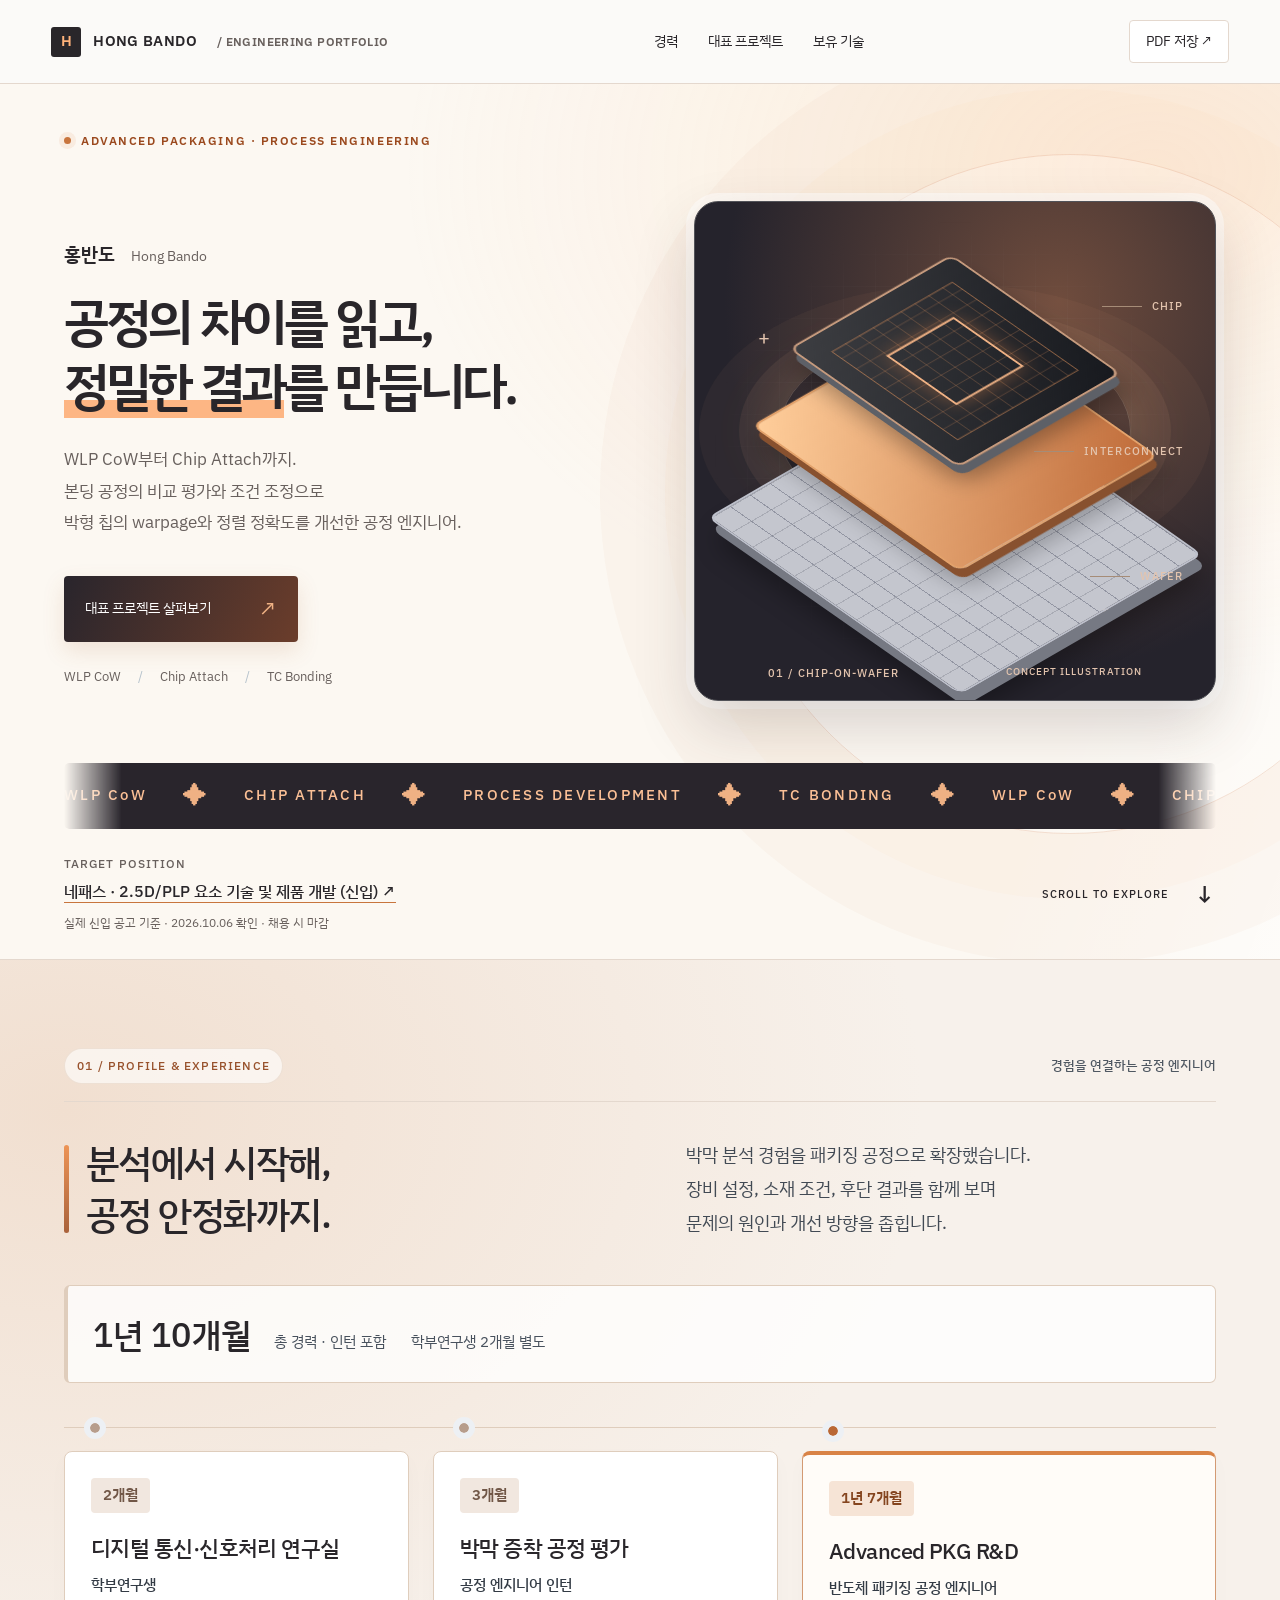
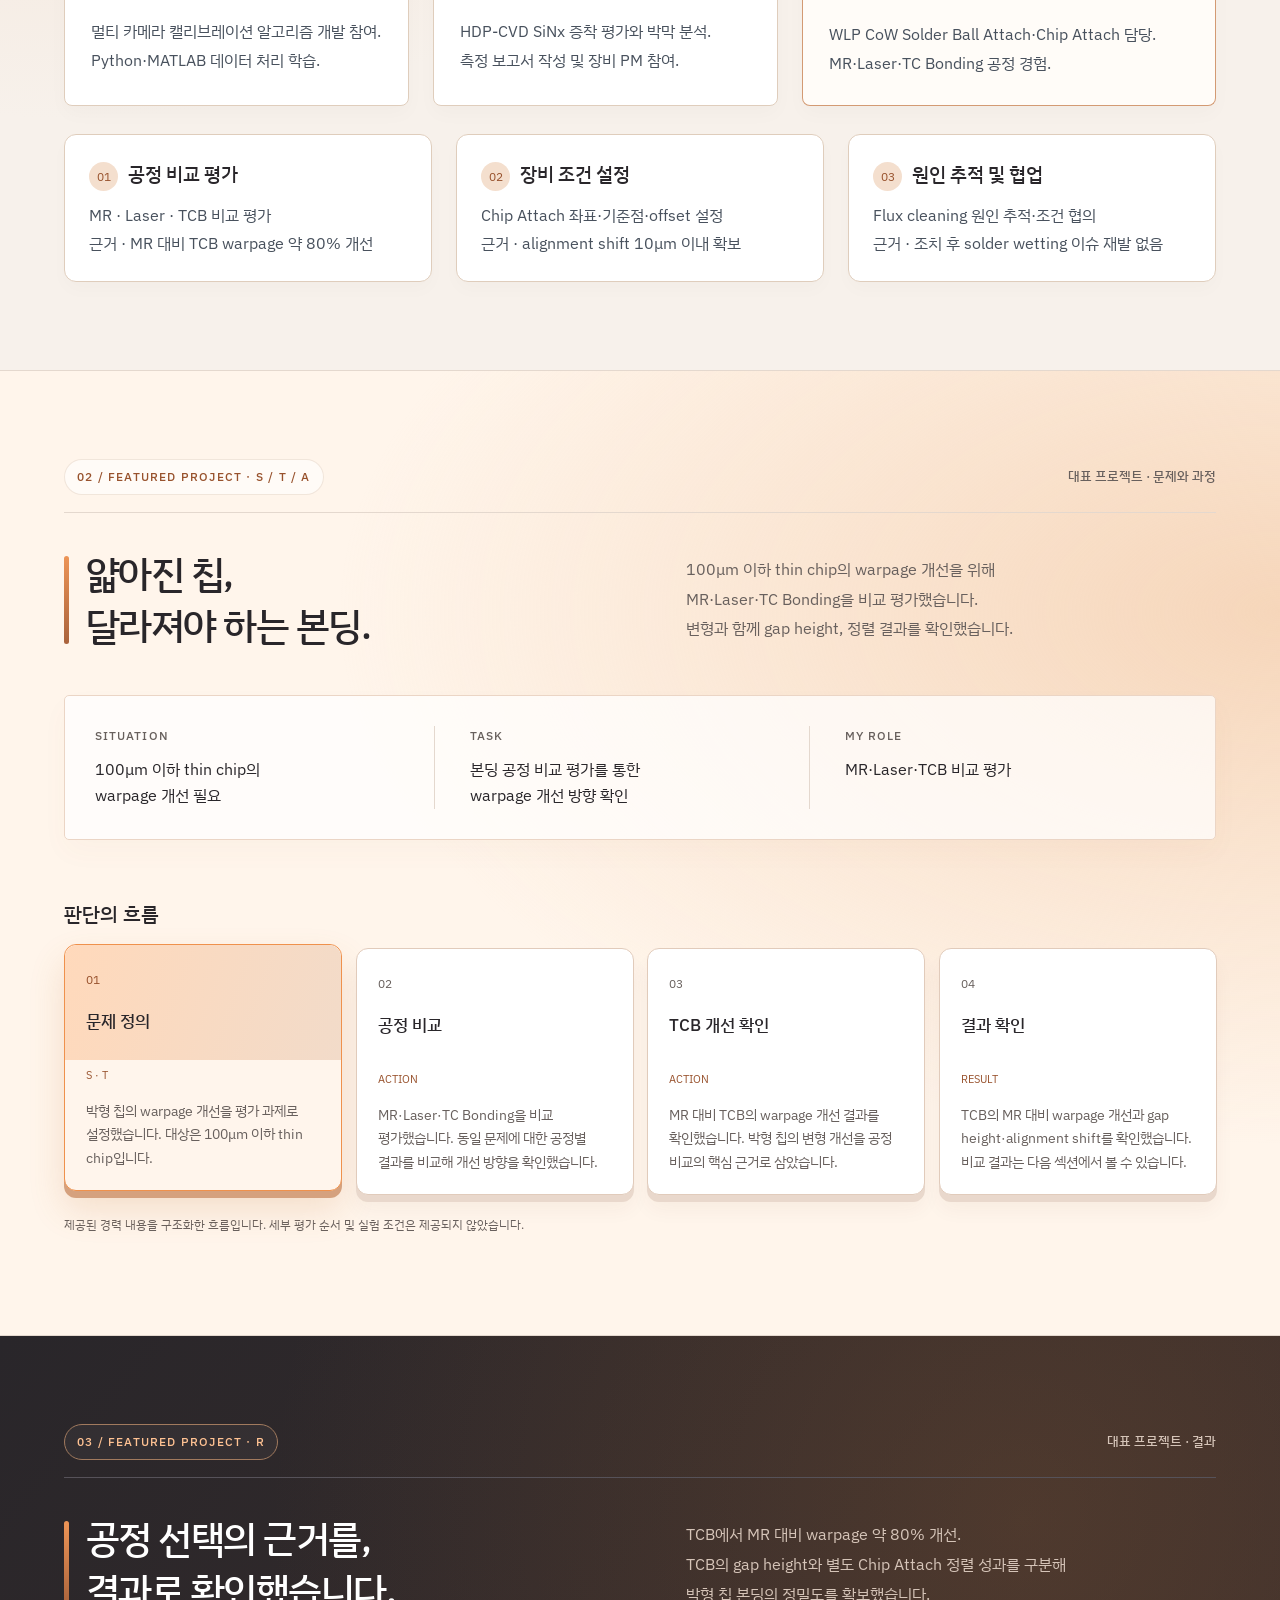
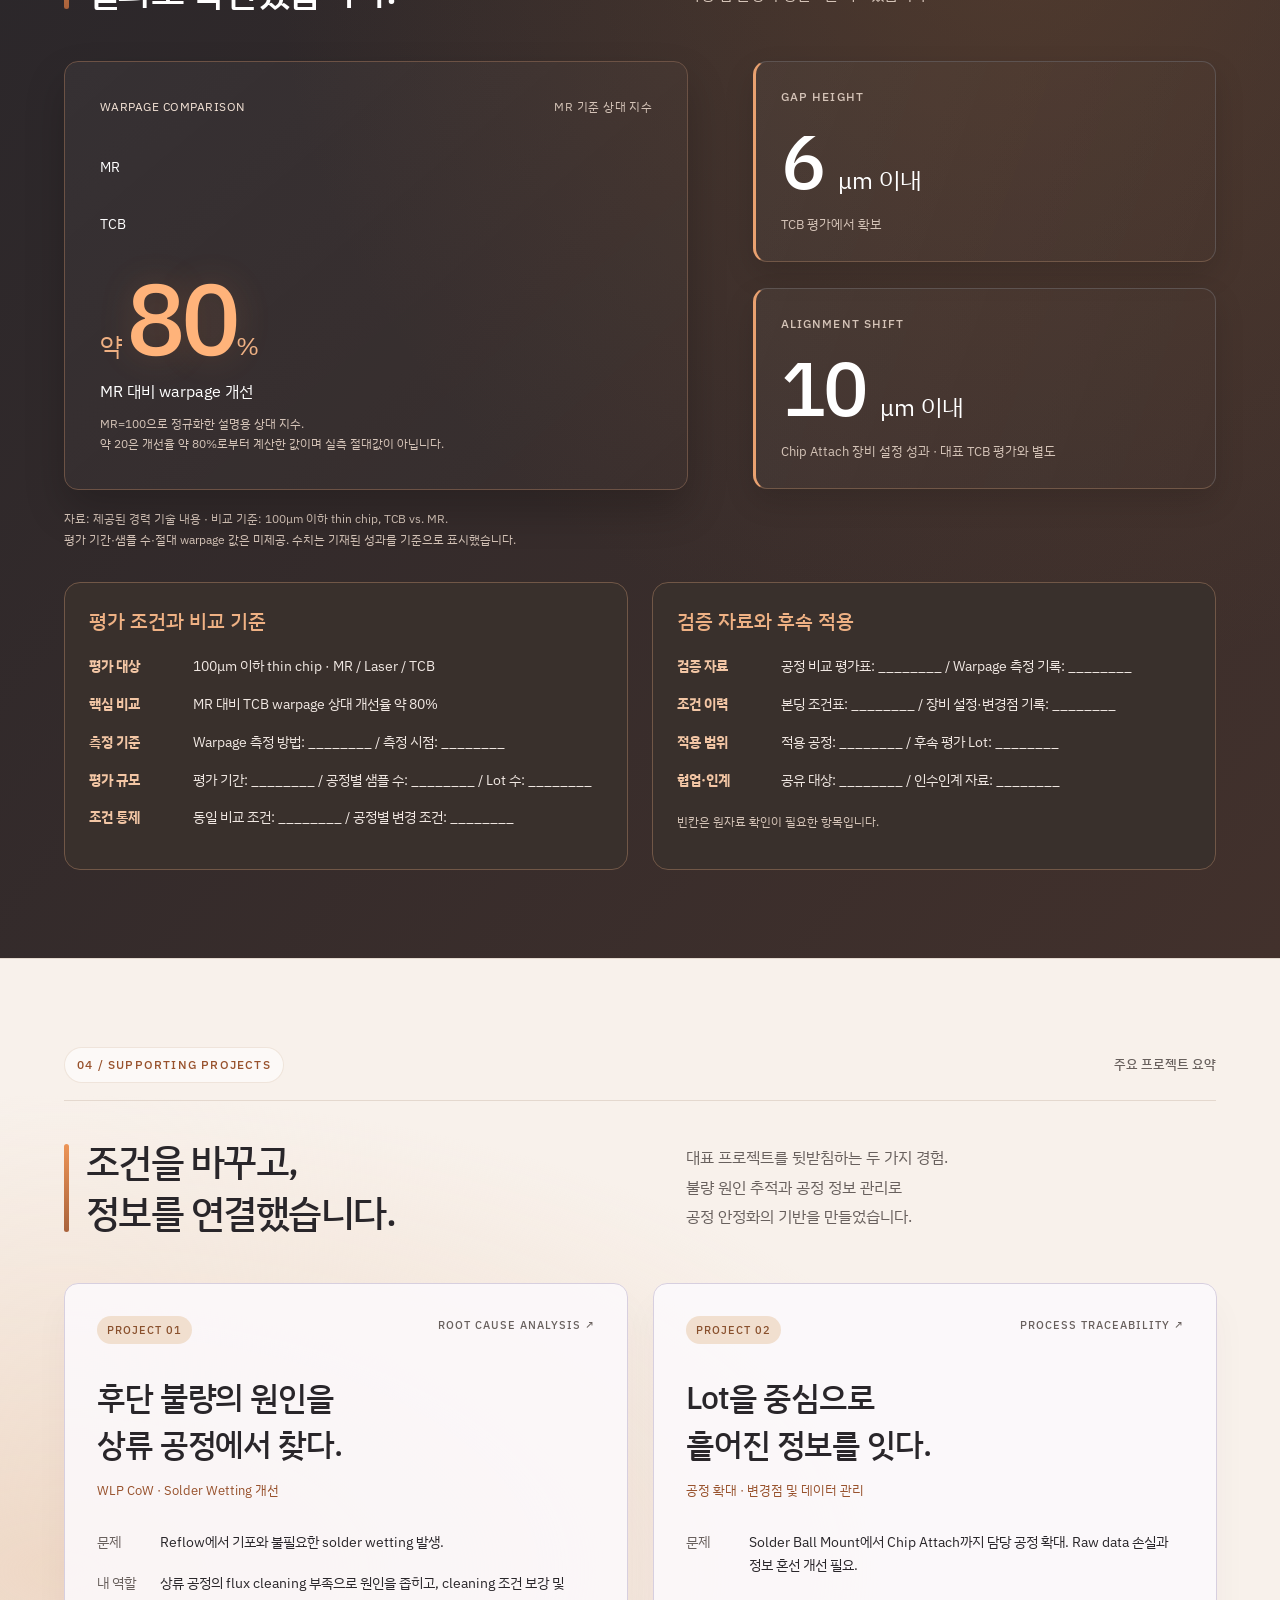
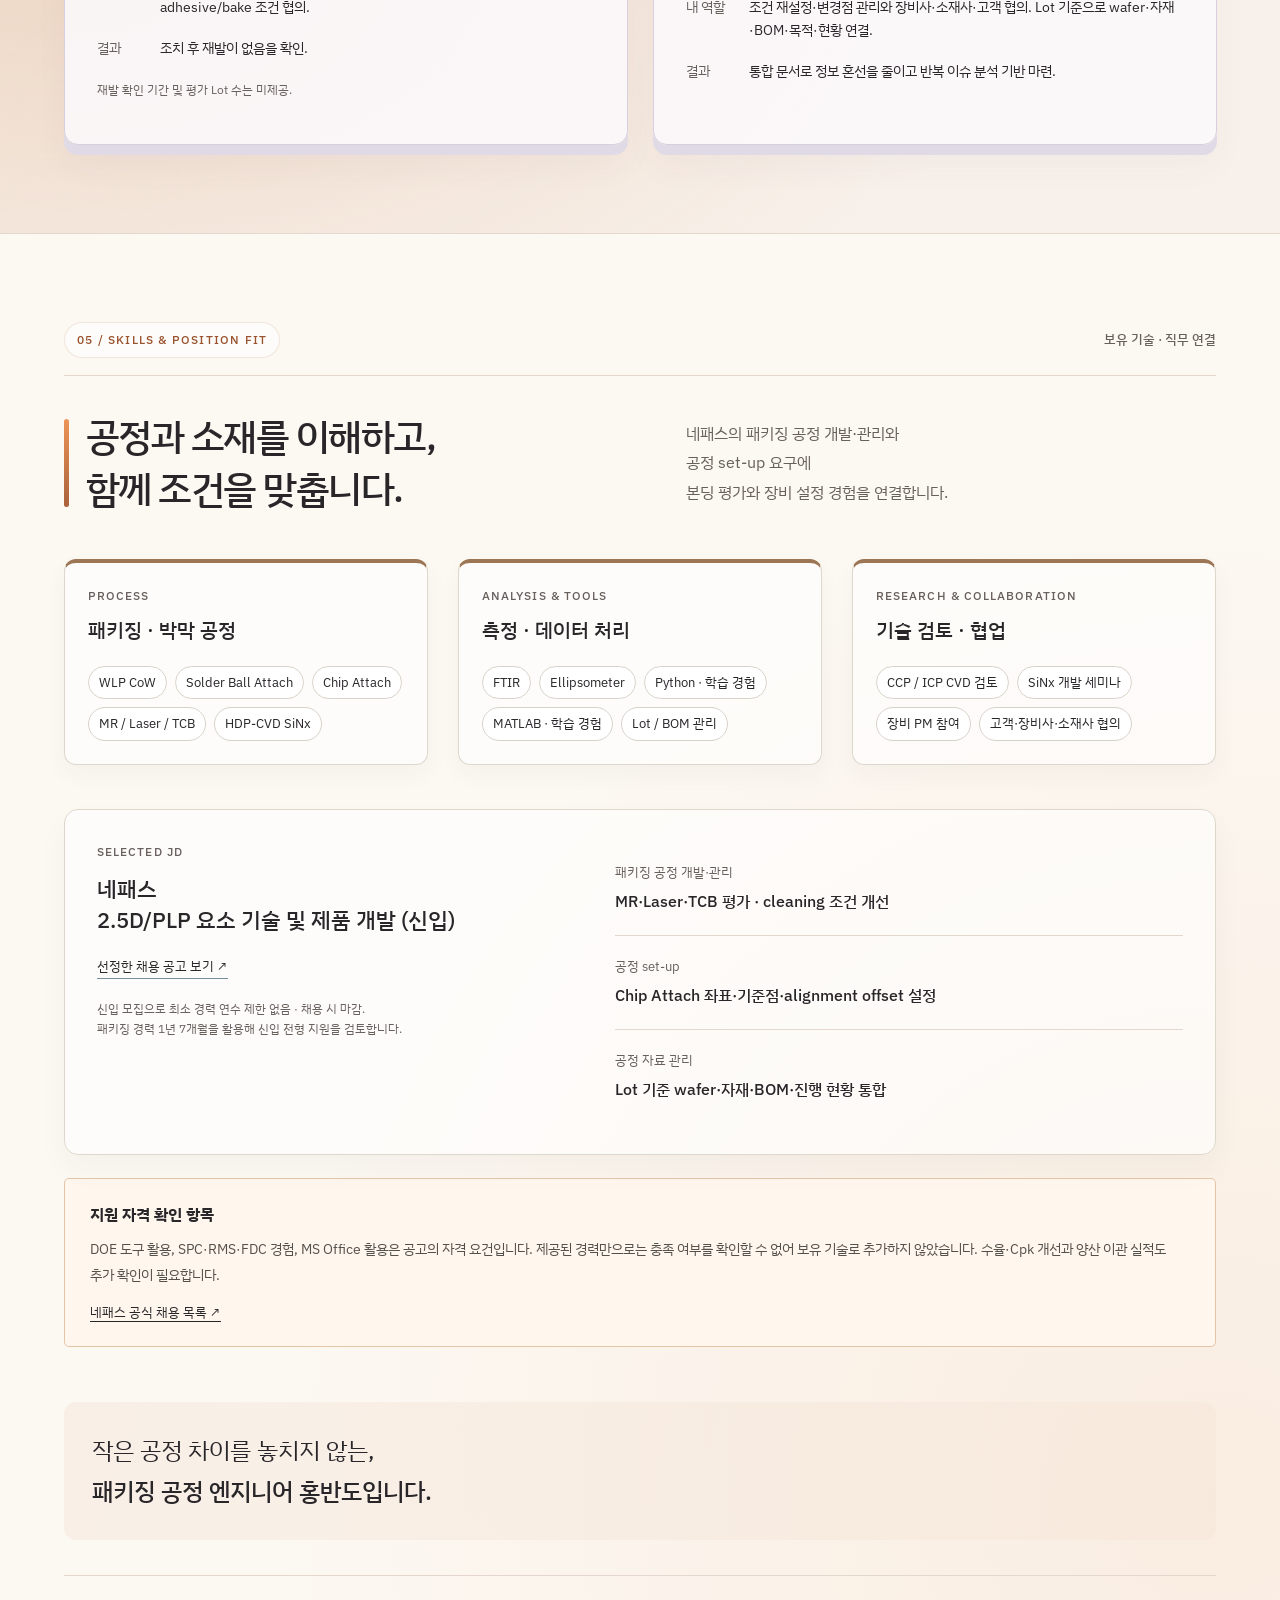
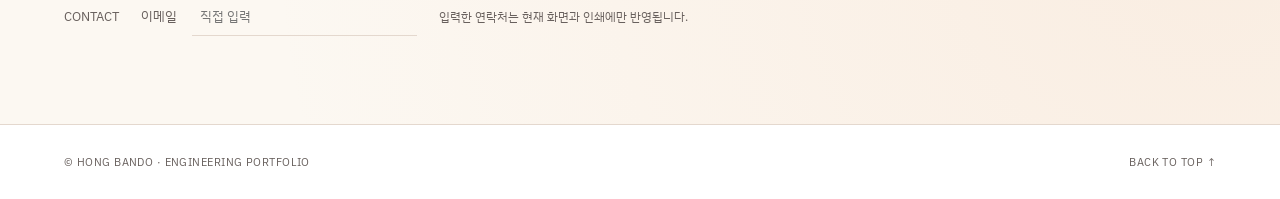
<file: data/portfolio-hongbando/portfolio.html>
<!doctype html>
<html lang="ko">
<head><meta charset="UTF-8"><meta name="viewport" content="width=device-width,initial-scale=1"><meta name="description" content="홍반도 — WLP CoW, Chip Attach, 본딩 공정 비교 평가 경험을 담은 반도체 패키징 공정 포트폴리오"><title>홍반도 | Advanced Packaging Portfolio</title><link rel="preconnect" href="https://fonts.googleapis.com"><link rel="preconnect" href="https://fonts.gstatic.com" crossorigin><link href="https://fonts.googleapis.com/css2?family=IBM+Plex+Sans:wght@400;500;600;700&family=IBM+Plex+Sans+KR:wght@400;500;600;700&display=swap" rel="stylesheet"><link rel="icon" href="data:image/svg+xml,%3Csvg xmlns='http://www.w3.org/2000/svg' viewBox='0 0 40 40'%3E%3Crect width='40' height='40' rx='8' fill='%2325282e'/%3E%3Cpath d='M10 10h20v20H10zM15 15h10v10H15z' fill='none' stroke='%23ef9b61' stroke-width='2'/%3E%3C/svg%3E"><style>:root{--navy:#0d2439;--muted:#637281;--mint:#61ddc2;--line:#dce4e9;--paper:#f5f8fa}*{box-sizing:border-box}html{scroll-behavior:smooth;scroll-padding-top:90px}body{margin:0;background:white;color:var(--navy);font-family:'IBM Plex Sans','IBM Plex Sans KR',sans-serif;word-break:keep-all;line-height:1.65}a{color:inherit;text-decoration:none}button,input{font:inherit}button,a,summary,input{outline-offset:5px}button{cursor:pointer}header{height:84px;padding:0 max(4%,calc((100vw - 1472px)/2));display:flex;align-items:center;justify-content:space-between;border-bottom:1px solid var(--line);background:#ffffffed;backdrop-filter:blur(14px);position:sticky;top:0;z-index:10;gap:24px}.brand{display:flex;align-items:center;gap:12px;font-weight:600;font-size:15px;letter-spacing:.025em}.brandmark{width:30px;height:30px;display:grid;place-items:center;background:var(--navy);color:var(--mint);border-radius:3px}.brand-sub{color:var(--muted);font-size:12px;margin-left:8px}nav{display:flex;gap:30px;font-size:14px}nav a{position:relative}nav a.active:after,nav a:hover:after{content:'';position:absolute;bottom:-9px;height:2px;background:var(--navy);left:0;right:0}.print{border:1px solid var(--line);border-radius:4px;background:white;padding:9px 16px;color:var(--navy);font-size:14px;white-space:nowrap}.print:hover{background:var(--navy);color:white}.progress{position:fixed;top:0;left:0;height:3px;background:var(--mint);z-index:20;width:0}main{max-width:1600px;margin:auto}section{padding:88px 64px;border-bottom:1px solid var(--line);scroll-margin-top:0}.hero{padding-top:47px;padding-bottom:0;min-height:790px}.eyebrow,.small-label,.section-top,.duration,.card-top,.art-caption,.art-label,.scroll{font-size:12px;letter-spacing:.09em;font-weight:500}.eyebrow{display:flex;align-items:center;gap:10px}.dot{height:7px;width:7px;border-radius:100%;background:#29b89a}.hero-grid{display:grid;grid-template-columns:1.15fr 1fr;gap:30px;align-items:center;min-height:600px}.name{margin:25px 0 20px;font-size:19px;font-weight:600}.name span{font-size:14px;color:var(--muted);margin-left:12px;font-weight:400}h1{font-size:clamp(38px,4vw,66px);font-weight:500;line-height:1.24;letter-spacing:-.045em;margin:0 0 27px}h1 em{font-style:normal;position:relative;display:inline;background:linear-gradient(transparent 76%,#aaf0df 76%)}.lead{font-size:17px;color:var(--muted);line-height:1.85}.primary{display:inline-flex;gap:48px;align-items:center;margin-top:20px;padding:15px 21px;background:var(--navy);color:white;border-radius:4px;font-size:14px;transition:background .2s}.primary:hover{background:#23516e}.primary span{color:var(--mint);font-size:22px}.hero-tags{display:flex;gap:17px;margin-top:24px;color:var(--muted);font-size:13px}.hero-tags span+span:before{content:'/';margin-right:17px;color:#b4c1cb}.chip-art{height:500px;position:relative;overflow:hidden;background:radial-gradient(ellipse at center,#e0f8f1 0%,#f6fafb 58%,white 78%);border-radius:50%}.art-grid{position:absolute;inset:20px;background-image:linear-gradient(#d6e6e94d 1px,transparent 1px),linear-gradient(90deg,#d6e6e94d 1px,transparent 1px);background-size:32px 32px;mask-image:radial-gradient(ellipse,#000,transparent 72%)}.assembly{position:absolute;inset:30px 0 0;transform:translate(var(--tx,0px),var(--ty,0px));transition:transform .25s ease-out}.layer{position:absolute;left:50%;top:50%;width:280px;height:280px;border-radius:9px;transform:translate(-50%,-50%) rotate(-30deg) skew(25deg);transition:margin-top .6s cubic-bezier(.2,.7,.2,1);box-shadow:-8px 12px 0 #b0c3cc, -16px 22px 25px #0d243921}.layer-top{z-index:3;background:var(--navy);border:2px solid #385b6c;margin-top:-105px;width:188px;height:188px;box-shadow:-6px 9px 0 #395368,-12px 18px 20px #0d243926}.die-grid{position:absolute;inset:22px;border:1px solid #61ddc270;background:repeating-linear-gradient(0deg,transparent 0 15px,#61ddc230 15px 16px),repeating-linear-gradient(90deg,transparent 0 15px,#61ddc230 15px 16px)}.die-grid:after{content:'';position:absolute;inset:30px;border:2px solid var(--mint)}.layer-middle{z-index:2;margin-top:-25px;background:#8de9d4;border:2px solid #56cdb3;box-shadow:-6px 9px 0 #41ad96,-12px 18px 20px #0d243921;width:230px;height:230px}.layer-bottom{z-index:1;margin-top:70px;background:repeating-linear-gradient(0deg,transparent 0 22px,#9cb6c85c 22px 23px),repeating-linear-gradient(90deg,#d9e6ed 0 22px,#a6bfcd 22px 23px);border:2px solid #bccfdc}.chip-art:hover .layer-top{margin-top:-125px}.chip-art:hover .layer-bottom{margin-top:85px}.art-label{position:absolute;right:6%;font-size:11px;color:var(--muted)}.art-label:before{content:'';width:40px;height:1px;background:#b3c7ce;display:inline-block;vertical-align:middle;margin-right:10px}.label-top{top:95px}.label-middle{top:240px}.label-bottom{top:365px}.cross{position:absolute;font-size:20px;color:#8ca6b4}.c1{left:12%;top:24%}.c2{right:20%;bottom:15%}.art-caption{position:absolute;bottom:5px;left:14%;right:14%;font-size:10px;display:flex;justify-content:space-between;color:#65818c}.art-caption span{font-size:9px}.hero-bottom{border-top:1px solid var(--line);padding:25px 0;display:flex;justify-content:space-between;align-items:center;gap:20px}.small-label{color:var(--muted);display:block}.hero-bottom strong{display:block;font-size:16px;font-weight:500;margin:4px 0}.footnote{font-size:12px;color:var(--muted)}.scroll{display:flex;gap:25px;align-items:center;font-size:11px}.scroll span{font-size:25px}.section-top{display:flex;justify-content:space-between;color:var(--muted);margin-bottom:35px}.section-top span:last-child{letter-spacing:0;font-size:13px}.heading-grid{display:grid;grid-template-columns:1.1fr 1fr;gap:40px;align-items:center;margin-bottom:44px}h2{font-size:clamp(30px,3vw,46px);line-height:1.35;letter-spacing:-.04em;font-weight:500;margin:0}.heading-grid>p{font-size:16px;color:var(--muted);line-height:1.85;margin:0}.career-summary{display:flex;align-items:baseline;gap:24px;margin-bottom:36px}.career-summary strong{font-size:30px;font-weight:500}.career-summary small{font-size:14px;color:var(--muted);margin-left:15px;font-weight:400}.career-summary>span{font-size:13px;color:var(--muted)}.timeline{display:grid;grid-template-columns:1fr 1fr 1.2fr;position:relative;gap:36px;margin-top:20px}.timeline:before{content:'';position:absolute;left:0;right:0;top:0;height:1px;background:var(--line)}.timeline article{padding:30px 0 0;position:relative}.timeline-dot{position:absolute;width:9px;height:9px;top:-4px;left:0;background:#b9c9d4;border-radius:50%;outline:6px solid white}.current .timeline-dot{background:#28b698}.duration{color:var(--muted)}.current .duration{color:#188b74}h3{font-size:20px;font-weight:500;line-height:1.4}.timeline h3{margin:13px 0 5px}.role{font-size:14px;color:var(--navy)!important;margin-top:0}.timeline p{font-size:14px;color:var(--muted)}.competencies{display:grid;grid-template-columns:repeat(3,1fr);border-top:1px solid var(--line);padding-top:30px;margin-top:35px;gap:30px}.competencies>div>span{font-size:12px;color:#238f79;margin-right:16px}.competencies strong{font-size:17px;font-weight:500}.competencies p{font-size:14px;color:var(--muted);margin:10px 0 0 35px}.project-brief{display:grid;grid-template-columns:repeat(3,1fr);background:var(--paper);padding:30px;gap:35px;border-radius:5px;margin-bottom:40px}.project-brief>div{border-right:1px solid var(--line)}.project-brief>div:last-child{border:0}.project-brief p{font-size:16px;margin:10px 0 0}.flow-head{display:flex;align-items:center;justify-content:space-between}.flow-head>span{font-size:13px;color:var(--muted)}.flow{display:grid;grid-template-columns:repeat(4,1fr);gap:14px;align-items:start}.flow details{border:1px solid var(--line);border-radius:5px;background:white}.flow details.accent{border-color:#72d8c1;background:#f1fcf8}.flow summary{list-style:none;cursor:pointer;display:flex;align-items:center;flex-wrap:wrap;padding:23px 21px;gap:12px;min-height:115px}.flow summary::-webkit-details-marker{display:none}.step{font-size:12px;width:100%;color:var(--muted)}.flow summary strong{font-size:17px;font-weight:500}.plus{margin-left:auto;font-size:22px;transition:transform .25s}.flow details[open] .plus{transform:rotate(45deg)}.flow-body{padding:0 21px 20px}.flow-body>span{font-size:11px;color:#238f79}.flow-body p{font-size:14px;color:var(--muted);margin-bottom:0}.source-note{font-size:12px;color:var(--muted);line-height:1.7;margin-top:20px}.results{background:var(--navy);color:white}.results .section-top,.results .heading-grid p,.results .source-note,.results .small-label{color:#a7bbc9}.result-grid{display:grid;grid-template-columns:1.35fr 1fr;gap:65px}.comparison{background:#153149;border:1px solid #2b455a;padding:35px;border-radius:5px}.chart-title{font-size:12px;display:flex;justify-content:space-between;gap:10px;margin-bottom:32px;color:#d4e3eb;letter-spacing:.04em}.chart-title span{color:#9db4c4}.bar-row{display:flex;gap:20px;align-items:center;margin:20px 0;font-size:14px}.bar-row>span{width:32px}.bar-track{flex:1}.bar{height:37px;display:flex;align-items:center;padding:0 12px;color:var(--navy);font-size:14px;border-radius:2px;transform-origin:left}.baseline{background:#688195;width:100%;color:white}.improved{background:var(--mint);width:20%;min-width:60px}.big-result{margin-top:25px;line-height:1}.big-result strong{font-size:100px;font-weight:500;letter-spacing:-.05em;color:var(--mint)}.big-result>span{font-size:25px;color:var(--mint)}.big-result p{font-size:16px;margin:15px 0;color:white}.chart-note{font-size:12px;color:#a7bbc9;margin-bottom:0}.metric-stack{display:grid;gap:26px;align-content:center}.metric-stack article{border-bottom:1px solid #365064;padding-bottom:25px}.metric-stack article p{margin:8px 0 4px;line-height:1.2}.metric-stack strong{font-size:76px;font-weight:500;letter-spacing:-.05em}.metric-stack p>span{font-size:24px;margin-left:15px}.metric-stack article>span:last-child{font-size:13px;color:#a7bbc9}.support-grid{display:grid;grid-template-columns:1fr 1fr;gap:25px}.support-grid article{background:var(--paper);border:1px solid var(--line);border-radius:6px;padding:32px}.card-top{display:flex;justify-content:space-between;color:var(--muted);font-size:11px;gap:10px}.support-grid h3{font-size:28px;line-height:1.45;margin:30px 0 10px;letter-spacing:-.035em}.project-label{font-size:13px;color:#238f79}.support-grid dl{display:grid;grid-template-columns:55px 1fr;font-size:14px;gap:18px 8px;margin-top:30px}.support-grid dt{color:var(--muted)}dd{margin:0}.skills-grid{display:grid;grid-template-columns:repeat(3,1fr);gap:30px;margin-bottom:45px}.skills-grid article{border-top:2px solid var(--navy);padding:23px 0}.skills-grid h3{margin:10px 0 22px}.tags{display:flex;gap:8px;flex-wrap:wrap}.tags span{font-size:13px;border:1px solid var(--line);padding:5px 10px;border-radius:3px}.jd-fit{background:var(--paper);border:1px solid var(--line);padding:32px;display:grid;grid-template-columns:1fr 1.2fr;gap:45px;border-radius:5px}.jd-fit h3{font-size:22px;margin:12px 0 17px}.jd-fit a{font-size:13px;border-bottom:1px solid #75909c;padding-bottom:3px}.fit-rows{align-self:center}.fit-rows>div{padding:20px 0;border-bottom:1px solid var(--line);display:flex;flex-direction:column;gap:5px}.fit-rows>div:last-child{border:0}.fit-rows span{font-size:13px;color:var(--muted)}.fit-rows strong{font-size:16px;font-weight:500}.closing{display:flex;justify-content:space-between;align-items:center;margin-top:55px;gap:25px}.closing p{font-size:24px;line-height:1.7;margin:0}.closing strong{font-weight:500}.contact{display:flex;flex-wrap:wrap;gap:22px;align-items:center;margin-top:35px;border-top:1px solid var(--line);padding-top:22px;font-size:13px;color:var(--muted)}.contact input{border:0;border-bottom:1px solid var(--line);background:white;margin-left:12px;padding:8px;width:225px;color:var(--navy)}.contact .source-note{margin:0}footer{max-width:1600px;margin:auto;display:flex;justify-content:space-between;padding:28px 64px;font-size:11px;letter-spacing:.04em;color:var(--muted)}.js .reveal{opacity:0;transform:translateY(26px);transition:opacity .7s,transform .7s}.js .reveal.visible{opacity:1;transform:none}.js .timeline article{opacity:0;transform:translateY(14px);transition:opacity .5s,transform .5s;transition-delay:var(--delay)}.js .visible .timeline article{opacity:1;transform:none}.js .results.visible .bar{animation:grow .9s ease-out both}@keyframes grow{from{transform:scaleX(0)}to{transform:scaleX(1)}}
@media(min-width:1601px){header{padding-left:max(64px,calc((100vw - 1472px)/2));padding-right:max(64px,calc((100vw - 1472px)/2))}}@media(max-width:1100px){section{padding:65px 35px}.brand-sub{display:none}.hero-grid{grid-template-columns:1.15fr 1fr}.chip-art{height:440px}.layer{width:230px;height:230px}.layer-top{width:160px;height:160px}.layer-middle{width:195px;height:195px}.art-label{right:1%;font-size:9px}.art-label:before{width:18px}.flow{grid-template-columns:1fr 1fr}.timeline{gap:20px}.result-grid{gap:30px}.skills-grid{gap:18px}.hero{min-height:auto}.hero-bottom{margin-top:25px}.hero-tags{font-size:12px}.closing p{font-size:20px}}
@media(max-width:760px){header{height:72px;padding:0 20px;gap:15px}.brand{font-size:12px;gap:8px}.brandmark{width:25px;height:25px}header nav{gap:15px;font-size:12px}header .print{display:none}section{padding:55px 22px}.hero{padding-top:30px;padding-bottom:0}.eyebrow{font-size:10px;letter-spacing:.04em}.hero-grid,.heading-grid{grid-template-columns:1fr;gap:26px}.hero-grid{padding-top:15px}.name{margin-top:12px}h1{font-size:clamp(33px,7.5vw,48px)}.lead{font-size:15px}.chip-art{height:380px;max-width:530px;width:100%;margin:auto}.hero-bottom{align-items:flex-start;flex-direction:column;margin-top:15px;padding:22px 0}.hero-bottom strong{font-size:14px}.scroll{display:none}.section-top{margin-bottom:25px;font-size:10px}.section-top span:last-child{font-size:11px}.heading-grid{margin-bottom:30px}.heading-grid p{font-size:14px}h2{font-size:32px}.career-summary{align-items:flex-start;flex-direction:column;gap:3px}.career-summary strong{font-size:26px}.career-summary small{font-size:12px;margin-left:7px}.timeline{grid-template-columns:1fr;gap:0;margin-left:5px}.timeline:before{left:0;right:auto;top:0;bottom:0;width:1px;height:auto}.timeline article{padding:0 0 30px 25px}.timeline-dot{top:8px;left:-4px}.timeline article:last-child{padding-bottom:0}.timeline h3{font-size:18px;margin:7px 0}.competencies{grid-template-columns:1fr;gap:22px}.project-brief{grid-template-columns:1fr;padding:25px;gap:20px}.project-brief>div{border-right:0;border-bottom:1px solid var(--line);padding-bottom:20px}.project-brief>div:last-child{padding-bottom:0}.project-brief p{font-size:14px}.flow-head{gap:10px}.flow-head h3{font-size:18px}.flow-head>span{font-size:11px}.flow{gap:10px}.flow summary{padding:17px 14px;min-height:100px;gap:6px}.flow summary strong{font-size:15px}.flow-body{padding:0 14px 17px}.flow-body p{font-size:13px}.result-grid{grid-template-columns:1fr;gap:25px}.comparison{padding:25px}.chart-title{font-size:10px}.big-result strong{font-size:85px}.metric-stack{grid-template-columns:1fr 1fr;gap:18px}.metric-stack strong{font-size:54px}.metric-stack p>span{font-size:16px;margin-left:7px}.metric-stack article>span:last-child{font-size:12px}.support-grid,.skills-grid,.jd-fit{grid-template-columns:1fr}.support-grid article{padding:25px}.support-grid h3{font-size:26px}.card-top{font-size:9px}.skills-grid{gap:15px}.jd-fit{padding:25px;gap:15px}.closing{align-items:flex-start;flex-direction:column;margin-top:35px}.closing p{font-size:20px}.contact{gap:15px}.contact input{max-width:200px}footer{padding:25px 22px;font-size:9px;gap:15px}.art-caption{font-size:9px}.art-caption span{font-size:8px}}
@media(prefers-reduced-motion:reduce){html{scroll-behavior:auto}*,*:before,*:after{animation:none!important;transition:none!important}.js .reveal,.js .timeline article{opacity:1;transform:none}}
@media print{@page{size:A4 landscape;margin:12mm}html{scroll-behavior:auto}body{font-size:10pt;-webkit-print-color-adjust:exact;print-color-adjust:exact}header,.progress,.scroll,.primary,.closing button,footer{display:none!important}main{max-width:none}section{break-after:page;page-break-after:always;padding:10mm 5mm!important;border:0;min-height:0!important}.hero-grid{min-height:0;grid-template-columns:1.2fr 1fr}.hero{padding-top:5mm!important}.hero h1{font-size:34pt}.hero .lead{font-size:11pt}.hero .chip-art{height:110mm}.hero-bottom{margin-top:8mm;padding:5mm 0}.section-top{margin-bottom:7mm}.heading-grid{margin-bottom:7mm;grid-template-columns:1.1fr 1fr}h2{font-size:27pt}.heading-grid p{font-size:10pt}.js .reveal,.js .timeline article{opacity:1!important;transform:none!important}.timeline,.competencies{grid-template-columns:repeat(3,1fr)}.timeline p{font-size:9pt}.project-brief{margin-bottom:6mm;padding:5mm}.flow{grid-template-columns:repeat(4,1fr)}.flow summary{padding:4mm;min-height:19mm}.flow-body{display:block!important;padding:0 4mm 4mm}.flow-body p{font-size:9pt}.flow details{break-inside:avoid}.results{background:var(--navy)!important}.result-grid{grid-template-columns:1.3fr 1fr;gap:10mm}.comparison{padding:6mm}.big-result strong{font-size:60pt}.metric-stack strong{font-size:48pt}.support-grid{grid-template-columns:1fr 1fr}.support-grid article{padding:6mm}.support-grid h3{margin-top:5mm;font-size:21pt}.support-grid dl{font-size:9pt;gap:4mm}.skills-grid{grid-template-columns:repeat(3,1fr);margin-bottom:4mm;gap:5mm}.skills-grid article{padding:3mm 0}.skills-grid h3{font-size:14pt;margin:3mm 0}.tags span{font-size:8pt;padding:1mm 2mm}.jd-fit{padding:5mm;gap:8mm;grid-template-columns:1fr 1.2fr}.jd-fit h3{font-size:15pt}.fit-rows>div{padding:3mm 0}.fit-rows strong{font-size:10pt}.closing{margin-top:5mm}.closing p{font-size:14pt}.contact{margin-top:4mm;padding-top:3mm}.source-note{font-size:8pt;margin-top:4mm}.chart-note{font-size:8pt}#skills{break-after:auto}.bar{animation:none!important}.assembly{transform:none!important}}
/* Silicon / graphite / copper visual system */
:root{--navy:#25282e;--mint:#ef9b61;--muted:#656970;--line:#dcdde0;--paper:#f2f1ef}
header{background:#fbfaf8ed}.brandmark{color:#ffb27a}.primary:hover{background:#74432b}.dot,.current .timeline-dot{background:#c8753d}h1 em{background:linear-gradient(transparent 76%,#f4c6a7 76%)}
#intro{background:radial-gradient(ellipse at 88% 35%,#ece5dc 0%,transparent 47%),#faf8f5;position:relative;isolation:isolate;overflow:hidden}
#intro:before{content:'';position:absolute;inset:0;z-index:-1;background:linear-gradient(110deg,transparent 38%,#ffffff9c 48%,transparent 58%);background-size:240% 100%;animation:heroLight 12s ease-in-out infinite;pointer-events:none}
.hero-grid>div:first-child{animation:heroEnter .85s cubic-bezier(.2,.7,.2,1) both}.hero .eyebrow{animation:heroEnter .7s both}.hero-bottom{animation:heroEnter 1s .2s both}
.chip-art{border-radius:12px;background:radial-gradient(ellipse at center,#454344,#25282e 75%);box-shadow:0 25px 60px #3f302e20;border:1px solid #515258;isolation:isolate}
.chip-art:before{content:'';position:absolute;width:350px;height:350px;border:1px solid #d7bca344;border-radius:50%;left:50%;top:46%;transform:translate(-50%,-50%) rotateX(55deg);box-shadow:0 0 0 40px #d7bca30a,0 0 0 80px #d7bca307;pointer-events:none}
.chip-art:after{content:'';position:absolute;inset:0;background:linear-gradient(120deg,transparent 35%,#f1bd8526 50%,transparent 65%);transform:translateX(-100%);animation:waferScan 9s ease-in-out infinite;pointer-events:none;z-index:4}
.art-grid{background-image:linear-gradient(#c9c6c51c 1px,transparent 1px),linear-gradient(90deg,#c9c6c51c 1px,transparent 1px)}
.assembly{animation:packageFloat 6s ease-in-out infinite;transform:translate3d(var(--tx,0px),var(--ty,0px),0);will-change:translate}
.layer-top{background:linear-gradient(135deg,#3d3e42,#17191e);border-color:#777a80;box-shadow:-6px 9px 0 #5d6067,-12px 18px 24px #0005;animation:dieEnter 1.3s cubic-bezier(.2,.7,.2,1) both}
.die-grid{border-color:#ef9b6180;background:repeating-linear-gradient(0deg,transparent 0 15px,#ef9b6138 15px 16px),repeating-linear-gradient(90deg,transparent 0 15px,#ef9b6138 15px 16px)}
.layer-middle{background:linear-gradient(140deg,#ffce9b,#bf6b39);border-color:#e3a26b;box-shadow:-6px 9px 0 #88512f,-12px 18px 24px #0004;animation:interconnectEnter 1.1s .1s both}
.layer-bottom{background:repeating-linear-gradient(0deg,transparent 0 22px,#787b875c 22px 23px),repeating-linear-gradient(90deg,#c4c6ce 0 22px,#9295a2 22px 23px);border-color:#bdc0cb;box-shadow:-8px 12px 0 #767983,-16px 22px 25px #0005}
.art-label,.cross,.art-caption{color:#e3c4ae}.art-label:before{background:#a68c77}.art-caption{bottom:18px;font-size:11px}.art-caption span{font-size:10px}
#career{background:#edf0f4}#process{background:#fbf1e8}#results{background:linear-gradient(125deg,#25282e,#343136)}#projects{background:#eeeaf2}#skills{background:#f4f2ec}
.section-top{border-bottom:1px solid var(--line);padding-bottom:17px}.section-top>span:first-child{color:#98522d}.results .section-top{border-color:#565259}.results .section-top>span:first-child{color:#ffc293}
.timeline-dot{outline-color:#edf0f4}.current .duration,.competencies>div>span,.flow-body>span,.project-label{color:#98522d}
.competencies>div{background:#ffffffa6;padding:20px;border-radius:6px;border:1px solid #d7dce3;box-shadow:0 8px 18px #25282e05}.competencies p{margin-left:0}.competencies{border-top:0;padding-top:0}
.project-brief{background:#ffffffb8;border:1px solid #ebd5c5;box-shadow:0 12px 28px #99603d08}.flow details{box-shadow:0 7px 0 #e9d8cc,0 15px 20px #5733200b;border-color:#e1cbbb}.flow details.accent{background:#f8dcc7;border-color:#ce8958}.flow details[open]{box-shadow:0 4px 0 #e4bda1,0 18px 30px #57332015}.flow summary{transition:background .2s}.flow summary:hover{background:#f1d4bd55}.flow-body{animation:detailEnter .35s ease-out}
.comparison{background:#ffffff08;border-color:#5d5351;box-shadow:0 20px 40px #0003}.baseline{background:linear-gradient(90deg,#727580,#b1b4be)}.improved{background:linear-gradient(90deg,#bf713f,#ffbd85)}.results .heading-grid p,.results .section-top,.results .source-note,.results .small-label,.chart-note{color:#c4bdc2}.chart-title{color:#eee7e1}.chart-title span{color:#c4bdc2}.metric-stack article{padding:25px;background:#ffffff06;border:1px solid #5d5351;border-radius:6px;box-shadow:0 12px 30px #0002}.metric-stack article>span:last-child{color:#c4bdc2}
.support-grid article{background:#fcfafdd9;border-color:#d7cfdf;box-shadow:0 10px 0 #e0dae7,0 22px 35px #4437530a}.project-label{color:#80558d}.skills-grid article{background:#fff9;padding:23px;border:1px solid #ddd7cc;border-top:3px solid #9c7655;border-radius:5px;box-shadow:0 10px 25px #3d31290a}.tags span{background:white;border-color:#d8d2c8}.jd-fit{background:#fff9;border-color:#ddd7cc;box-shadow:0 14px 30px #3d31290a}.contact input{background:transparent}
.depth-item{transition:transform .35s ease-out,box-shadow .35s,opacity .65s;transform:perspective(1000px) rotateX(var(--rx,0deg)) rotateY(var(--ry,0deg)) translateY(var(--lift,0px));transform-style:preserve-3d}.depth-item:hover{--lift:-5px}.js .reveal:not(.visible) .depth-item{opacity:0;transform:perspective(1000px) rotateX(6deg) translateY(30px)}.js .reveal.visible .depth-item{animation:depthReveal .75s var(--item-delay,0ms) both}.js .reveal.visible .heading-grid{animation:heroEnter .75s both}.js .reveal.visible .section-top{animation:heroEnter .55s both}
@keyframes heroEnter{from{opacity:0;transform:translateY(22px)}to{opacity:1;transform:translateY(0)}}
@keyframes depthReveal{from{opacity:0;translate:0 28px;rotate:x 6deg}to{opacity:1;translate:0 0;rotate:x 0deg}}
@keyframes detailEnter{from{opacity:0;translate:0 -8px}to{opacity:1;translate:0 0}}
@keyframes packageFloat{0%,100%{translate:0 0}50%{translate:0 -12px}}
@keyframes dieEnter{from{opacity:0;margin-top:-180px}to{opacity:1;margin-top:-105px}}
@keyframes interconnectEnter{from{opacity:0;margin-top:30px}to{opacity:1;margin-top:-25px}}
@keyframes waferScan{0%,15%{transform:translateX(-100%)}60%,100%{transform:translateX(100%)}}
@keyframes heroLight{0%,100%{background-position:100% 0}50%{background-position:0% 0}}
@media(max-width:760px){.chip-art{height:390px}.assembly{scale:.87;transform-origin:50% 50%}.art-label{right:5%;font-size:10px}.art-caption{left:6%;right:6%;font-size:9px}.art-caption span{font-size:8px}.label-top{top:85px}.label-middle{top:205px}.label-bottom{top:320px}.competencies>div{padding:18px}.metric-stack article{padding:16px}.metric-stack strong{font-size:48px}.metric-stack p>span{font-size:14px;margin-left:5px}.skills-grid article{padding:20px}.depth-item:hover{--lift:0px}}
@media(prefers-reduced-motion:reduce){.assembly,.layer-top,.layer-middle,.hero-grid>div:first-child,.hero .eyebrow,.hero-bottom{animation:none!important}.depth-item,.js .reveal:not(.visible) .depth-item{opacity:1!important;transform:none!important;translate:none!important;rotate:none!important}.chip-art:after,#intro:before{animation:none!important;display:none}}
@media print{*{animation:none!important;translate:none!important;rotate:none!important}.depth-item{transform:none!important;opacity:1!important}.chip-art:after,#intro:before{display:none}.metric-stack article{padding:5mm}.competencies>div{padding:3mm}.skills-grid article{padding:3mm}.section-top{padding-bottom:3mm}.results{background:#25282e!important}}
/* Full-width section backgrounds, centered 1600px content frame */
@media screen{
  main{max-width:none;width:100%}
  main>section{padding-left:max(64px,calc((100% - 1472px)/2));padding-right:max(64px,calc((100% - 1472px)/2))}
}
@media screen and (max-width:1100px){main>section{padding-left:35px;padding-right:35px}}
@media screen and (max-width:760px){main>section{padding-left:22px;padding-right:22px}}

.target-job-link{text-decoration:underline;text-decoration-color:#c8753d;text-underline-offset:5px;text-decoration-thickness:1px}.target-job-link:hover{color:#98522d}

.flow{align-items:stretch}.flow details{min-height:115px}.flow details[open]{border-color:#c8753d;background:#fff9f4}.flow details[open] summary{background:#f3dfcf}.flow details[open] .step{color:#98522d}

/* Keep all reasoning visible; cycle the emphasis only. */
.flow details,.flow details.accent,.flow details[open]{background:#fff;border-color:#e1cbbb;box-shadow:0 7px 0 #e9d8cc,0 15px 20px #5733200b;transition:background .35s,border-color .35s,box-shadow .35s,transform .35s}
.flow details[open] summary{background:transparent}.flow details[open] .step{color:var(--muted)}.flow .plus{display:none}.flow-body{animation:none}
.flow details.rolling-active{background:#fff5ec;border-color:#c8753d;box-shadow:0 7px 0 #d5a17e,0 18px 30px #57332018;--lift:-4px}
.flow details.rolling-active summary{background:#f3dfcf}.flow details.rolling-active .step{color:#98522d}
@media print{.flow details.rolling-active{--lift:0px;box-shadow:none}}

/* Profile: stronger contrast, larger text, distinct experience cards. */
@media screen{
#career .heading-grid>p{font-size:18px;color:#424a54;line-height:1.9}
#career .section-top{color:#4f5862}
.career-summary{background:#ffffffc9;border:1px solid #d0d6df;border-left:4px solid #c8753d;border-radius:6px;padding:20px 25px;margin-bottom:44px;gap:25px}
.career-summary strong{font-size:34px}.career-summary small,.career-summary>span{font-size:15px;color:#48515d}
.timeline{gap:24px;padding-top:24px}.timeline:before{background:#b8c2ce}
.timeline article{background:#fff;border:1px solid #cdd5df;border-radius:8px;padding:26px;box-shadow:0 8px 20px #25282e06}
.timeline-dot{top:-29px;left:25px;width:10px;height:10px;background:#7e8e9e}
.timeline .duration{display:inline-block;background:#eef1f5;padding:5px 12px;border-radius:4px;font-size:15px;letter-spacing:0;font-weight:600;color:#465363}
.timeline h3{font-size:22px;line-height:1.5;margin:18px 0 7px;letter-spacing:-.025em}
.timeline p{font-size:16px;color:#48515d;line-height:1.85;margin-bottom:0}.timeline .role{font-size:15px;font-weight:500;color:#333b45!important;margin:0 0 18px}
.timeline article.current{border-color:#d39a73;background:#fffcf8}.timeline .current .duration{background:#f6e4d6;color:#85451f}
#career .competencies{gap:24px;margin-top:28px}#career .competencies>div{background:#fff;border-color:#cdd5df;padding:24px}#career .competencies strong{font-size:19px}#career .competencies p{font-size:16px;color:#48515d;line-height:1.75}
}
@media screen and (max-width:1100px){.timeline article{padding:21px}.timeline h3{font-size:20px}}
@media screen and (max-width:760px){#career .heading-grid>p{font-size:16px}.career-summary{padding:18px 20px;gap:8px;margin-bottom:28px}.career-summary strong{font-size:28px}.career-summary small{display:block;margin:7px 0 0}.career-summary>span{font-size:14px}.timeline{margin-left:9px;padding-top:0;gap:20px;padding-left:22px}.timeline article,.timeline article:last-child{padding:22px}.timeline-dot{top:30px;left:-28px}.timeline h3{font-size:21px}.timeline p{font-size:16px}.timeline .duration{font-size:14px}#career .competencies{gap:14px}#career .competencies>div{padding:20px}}

.jd-review{margin-top:22px;padding:22px 25px;background:#fff7ee;border:1px solid #e5c5a8;border-radius:5px}.jd-review strong{font-size:16px}.jd-review p{font-size:14px;line-height:1.8;color:#54504b;margin:10px 0}.jd-review a{font-size:13px;text-decoration:underline;text-underline-offset:4px}

/* Expressive graduate portfolio: kinetic type, spectral light, tactile cards. */
@media screen{
:root{--mint:#ff944f}
#intro{background:radial-gradient(ellipse at 90% 10%,#ffc18b45,transparent 46%),radial-gradient(ellipse at 65% 85%,#aa96ff24,transparent 44%),#fcf8f2}
.hero-orbit{position:absolute;right:-130px;top:70px;width:680px;height:680px;border:1px solid #cf825138;border-radius:50%;z-index:-1;box-shadow:0 0 0 65px #eaa6720a,0 0 0 130px #b6a2e009;animation:orbitBreathe 8s ease-in-out infinite;pointer-events:none}
.hero .eyebrow{color:#9b491e;font-weight:600;letter-spacing:.13em}.hero .dot{box-shadow:0 0 0 5px #e19b6a20;animation:statusPulse 2.8s ease-in-out infinite}
h1{font-weight:600;letter-spacing:-.055em}h1 em{background:linear-gradient(transparent 72%,#fdb684 72%);background-size:100% 100%}
.primary{background:linear-gradient(115deg,#29252c,#6b3d2b);box-shadow:0 9px 22px #a65e3025;transition:transform .25s,box-shadow .25s}.primary:hover{transform:translateY(-4px);box-shadow:0 15px 32px #a65e3040}.primary span{transition:transform .25s}.primary:hover span{transform:translate(3px,-3px)}
.chip-art{border-radius:24px;box-shadow:0 25px 60px #3f302e30,0 0 0 8px #ffffff80;background:radial-gradient(ellipse at 70% 20%,#6f4c3d,#25232c 65%)}
.chip-art:before{box-shadow:0 0 0 40px #efb88712,0 0 0 80px #b897fc0b,0 0 65px #e5a57725}.chip-art:after{background:linear-gradient(120deg,transparent 35%,#ffc28b42 50%,transparent 65%);animation-duration:6s}
.layer-top{border-color:#c59a7d}.die-grid:after{box-shadow:0 0 20px #ff944f60;animation:diePulse 4s ease-in-out infinite}.art-label{letter-spacing:.12em}
.process-ribbon{margin:12px 0 0;overflow:hidden;background:#29252c;color:#fbc096;padding:14px 0;border-radius:5px;mask-image:linear-gradient(90deg,transparent,#000 5%,#000 95%,transparent)}
.process-ribbon>div{display:flex;align-items:center;gap:36px;width:max-content;animation:ribbonRun 24s linear infinite;font-size:15px;letter-spacing:.15em;font-weight:500}.process-ribbon span{white-space:nowrap}.process-ribbon b{font-size:23px;color:#bb9bf0}.hero-bottom{border:0}
#career{background:radial-gradient(ellipse at 5% 15%,#e3dcfa,transparent 50%),#edf0f6}
#process{background:radial-gradient(ellipse at 100% 25%,#ffd8b2,transparent 52%),#fff2e5}
#projects{background:radial-gradient(ellipse at 5% 70%,#d8c9f4,transparent 55%),#f0eaf7}
#skills{background:radial-gradient(ellipse at 95% 85%,#f8c8aa55,transparent 55%),#f8f4ec}
.section-top>span:first-child{background:#fff9;border:1px solid #d4b9a255;padding:7px 12px;border-radius:100px;letter-spacing:.1em}.section-top{align-items:center;gap:15px}.results .section-top>span:first-child{background:#ffffff0a;border-color:#a17a5e}
.heading-grid h2{position:relative;padding-left:22px}.heading-grid h2:before{content:'';position:absolute;left:0;top:8px;width:5px;height:calc(100% - 16px);border-radius:5px;background:linear-gradient(#ed9456,#9c82ca);transform-origin:top}.visible .heading-grid h2:before{animation:grow .8s ease-out both}
.timeline article,.competencies>div,.support-grid article,.skills-grid article{position:relative;overflow:visible}.timeline article:after,.support-grid article:after,.skills-grid article:after{content:'';position:absolute;inset:0;border-radius:inherit;pointer-events:none;background:radial-gradient(circle at var(--spot-x,50%) var(--spot-y,50%),#ed9e6c18,transparent 55%);opacity:0;transition:opacity .3s}.timeline article:hover:after,.support-grid article:hover:after,.skills-grid article:hover:after{opacity:1}
.timeline article:hover{border-color:#a994c3;box-shadow:0 16px 35px #55416616}.timeline article.current{border-top:4px solid #d98346}.competencies>div{border-radius:12px!important}.competencies>div>span{display:inline-grid;place-items:center;width:29px;height:29px;border-radius:50%;background:#f4dfce;margin-right:10px}
.flow details{border-radius:12px}.flow details.rolling-active{box-shadow:0 7px 0 #d5a17e,0 18px 35px #c57a3930;border-color:#ef914c}.flow details.rolling-active summary{border-radius:12px 12px 0 0;background:linear-gradient(110deg,#ffd9bb,#f2dbc9)}
.results{position:relative;overflow:hidden;background:radial-gradient(ellipse at 80% 15%,#80553355,transparent 52%),linear-gradient(130deg,#25222b,#3d3034)!important}.comparison{border-radius:14px;background:linear-gradient(140deg,#ffffff0b,#ffffff03)}.big-result strong{color:#ffb37a;text-shadow:0 0 35px #ff944f30}.metric-stack article{border-radius:14px;border-left:3px solid #e9a170;background:linear-gradient(110deg,#ffffff0a,#ffffff02)}
.support-grid article{border-radius:14px}.card-top span:first-child{background:#ebe1f6;padding:5px 10px;border-radius:100px;color:#6d487f}.support-grid article h3{font-size:32px}.skills-grid article{border-radius:12px;border-top-width:4px}.tags span{border-radius:100px;transition:background .2s,transform .2s}.tags span:hover{background:#f9ddc7;transform:translateY(-3px)}.jd-fit{border-radius:14px}.closing{padding:28px;border-radius:12px;background:linear-gradient(110deg,#eac9b433,#dcd0ef33)}
}
@keyframes ribbonRun{to{transform:translateX(-50%)}}
@keyframes orbitBreathe{0%,100%{transform:scale(.95);opacity:.55}50%{transform:scale(1.06);opacity:1}}
@keyframes statusPulse{0%,100%{box-shadow:0 0 0 5px #e19b6a20}50%{box-shadow:0 0 0 9px #e19b6a08}}
@keyframes diePulse{0%,100%{box-shadow:0 0 12px #ff944f30}50%{box-shadow:0 0 26px #ff944f80}}
@media screen and (max-width:760px){.hero-orbit{width:430px;height:430px;top:400px;right:-100px}.process-ribbon{margin-top:24px;padding:10px 0}.process-ribbon>div{font-size:12px;gap:25px}.section-top>span:first-child{font-size:9px;padding:6px 8px}.section-top span:last-child{font-size:10px}.heading-grid h2{padding-left:18px}.support-grid article h3{font-size:27px}.closing{padding:22px}.chip-art{border-radius:18px}}
@media(prefers-reduced-motion:reduce){.process-ribbon>div{animation:none}.hero-orbit{animation:none}.hero .dot,.die-grid:after{animation:none}}
@media print{.process-ribbon,.hero-orbit{display:none}.heading-grid h2{padding-left:0}.heading-grid h2:before{display:none}.closing{padding:0;background:none}.support-grid article h3{font-size:21pt}}

.evaluation-details{display:grid;grid-template-columns:1fr 1fr;gap:24px;margin-top:32px}.evaluation-details article{padding:24px;border:1px solid #c7d2cf;border-radius:16px;background:#f7faf8}.evaluation-details h3{font-size:20px;margin:0 0 20px}.evaluation-details dl{display:grid;grid-template-columns:90px minmax(0,1fr);gap:14px;font-size:14px;line-height:1.7}.evaluation-details dt{font-weight:700}.evaluation-details dd{margin:0;overflow-wrap:anywhere}@media(max-width:800px){.evaluation-details{grid-template-columns:1fr}}


/* 결과 섹션의 증거 카드: 어두운 섹션과 일관된 대비 */
.evaluation-details article{background:#352e34;border-color:#66545c;color:#f7f2ee}
.evaluation-details h3{color:#f3ae7c}
.evaluation-details dt{color:#f3c6a5}
.evaluation-details dd{color:#f1e8e3}
.evaluation-details .source-note{color:#cdbdb8}

/* 홍반도 통합 팔레트: 코퍼 · 살구 · 웜 차콜 */
:root{--primary:#b96836;--secondary:#efb184;--navy:#29262a;--muted:#68605d;--mint:#efb184;--line:#e4d8ce;--paper:#faf5ef}
#intro{background:radial-gradient(ellipse at 90% 10%,#ffc18b38,transparent 46%),#fcf8f2}
#career{background:radial-gradient(ellipse at 5% 15%,#f1dfd0,transparent 50%),#f7f1eb}
#process{background:radial-gradient(ellipse at 100% 25%,#f6d6ba,transparent 52%),#fff5eb}
#projects{background:radial-gradient(ellipse at 5% 70%,#eed8c6,transparent 55%),#f8f1eb}
#skills{background:radial-gradient(ellipse at 95% 85%,#f0c5a538,transparent 55%),#fcf8f2}
.hero-orbit{box-shadow:0 0 0 65px #eaa6720a,0 0 0 130px #b9683609}
.chip-art:before{box-shadow:0 0 0 40px #efb88712,0 0 0 80px #efb1840b,0 0 65px #e5a57725}
.process-ribbon b{color:var(--secondary)}
.heading-grid h2:before{background:linear-gradient(#ed9456,#a9623b)}
.timeline:before,.timeline article,#career .competencies>div,.career-summary{border-color:#dfcdbc}
.timeline:before{background:#dfcdbc}.timeline-dot{background:#b79d8c}.current .timeline-dot{background:var(--primary)}
.timeline .duration{background:#f1e7df;color:#715747}.current .duration,.competencies>div>span,.flow-body>span,.project-label{color:#98522d}
.timeline article:hover{border-color:#c58e66;box-shadow:0 16px 35px #6c452616}
.card-top span:first-child{background:#f1dfcf;color:#89502d}
.closing{background:linear-gradient(110deg,#eac9b433,#efdcc933)}
.results{background:radial-gradient(ellipse at 80% 15%,#80553355,transparent 52%),linear-gradient(130deg,#29262a,#42312c)!important}
.comparison{border-color:#6c5245}.baseline{background:#947c6e}.improved{background:var(--secondary);color:#29262a}
.results .section-top,.results .heading-grid p,.results .source-note,.results .small-label,.chart-note,.chart-title span,.metric-stack article>span:last-child{color:#d5c4b8}
.chart-title{color:#f5e4d7}.metric-stack article{border-bottom-color:#715747}.big-result>span{color:var(--secondary)}
.evaluation-details article{background:#39302c;border-color:#715747;color:#f7f2ee}
.evaluation-details h3{color:var(--secondary)}.evaluation-details dt{color:#f3c6a5}.evaluation-details dd{color:#f1e8e3}
.evaluation-details .source-note{color:#d5c4b8}
@media print{#career,#projects,#skills{background:#fcf8f2}.results{background:#29262a!important}}

</style></head>
<body><div class="progress" aria-hidden="true"></div><header><a class="brand" href="#intro"><span class="brandmark">H</span> HONG BANDO <span class="brand-sub">/ ENGINEERING PORTFOLIO</span></a><nav aria-label="주요 탐색"><a href="#career">경력</a><a href="#process">대표 프로젝트</a><a href="#skills">보유 기술</a></nav><button class="print" type="button">PDF 저장 ↗</button></header>
<main>
<section id="intro" class="hero"><div class="eyebrow"><span class="dot"></span> ADVANCED PACKAGING · PROCESS ENGINEERING</div><div class="hero-orbit" aria-hidden="true"></div><div class="hero-grid"><div><p class="name">홍반도 <span>Hong Bando</span></p><h1>공정의 차이를 읽고,<br><em>정밀한 결과</em>를 만듭니다.</h1><p class="lead">WLP CoW부터 Chip Attach까지.<br>본딩 공정의 비교 평가와 조건 조정으로<br>박형 칩의 warpage와 정렬 정확도를 개선한 공정 엔지니어.</p><a class="primary" href="#process">대표 프로젝트 살펴보기 <span>↗</span></a><div class="hero-tags"><span>WLP CoW</span><span>Chip Attach</span><span>TC Bonding</span></div></div><div class="chip-art" aria-label="반도체 패키지의 추상적 레이어 도식. 실제 제품이나 실험 이미지가 아닙니다."><div class="art-grid"></div><div class="cross c1">+</div><div class="cross c2">+</div><div class="assembly"><div class="layer layer-top"><div class="die-grid"></div></div><div class="layer layer-middle"></div><div class="layer layer-bottom"></div><div class="balls"></div></div><span class="art-label label-top">CHIP</span><span class="art-label label-middle">INTERCONNECT</span><span class="art-label label-bottom">WAFER</span><div class="art-caption">01 / CHIP-ON-WAFER <span>CONCEPT ILLUSTRATION</span></div></div></div><div class="process-ribbon" aria-hidden="true"><div><span>WLP CoW</span><b>✦</b><span>CHIP ATTACH</span><b>✦</b><span>PROCESS DEVELOPMENT</span><b>✦</b><span>TC BONDING</span><b>✦</b><span>WLP CoW</span><b>✦</b><span>CHIP ATTACH</span><b>✦</b><span>PROCESS DEVELOPMENT</span><b>✦</b><span>TC BONDING</span><b>✦</b></div></div><div class="hero-bottom"><div><span class="small-label">TARGET POSITION</span><strong><a class="target-job-link" href="https://www.catch.co.kr/NCS/RecruitInfoDetails/569836" target="_blank" rel="noopener">네패스 · 2.5D/PLP 요소 기술 및 제품 개발 (신입) ↗</a></strong><span class="footnote">실제 신입 공고 기준 · 2026.10.06 확인 · 채용 시 마감</span></div><a class="scroll" href="#career">SCROLL TO EXPLORE <span>↓</span></a></div></section>
<section id="career" class="reveal"><div class="section-top"><span>01 / PROFILE & EXPERIENCE</span><span>경험을 연결하는 공정 엔지니어</span></div><div class="heading-grid"><h2>분석에서 시작해,<br>공정 안정화까지.</h2><p>박막 분석 경험을 패키징 공정으로 확장했습니다.<br>장비 설정, 소재 조건, 후단 결과를 함께 보며<br>문제의 원인과 개선 방향을 좁힙니다.</p></div><div class="career-summary"><strong>1년 10개월 <small>총 경력 · 인턴 포함</small></strong><span>학부연구생 2개월 별도</span></div><div class="timeline"><article><span class="timeline-dot"></span><span class="duration">2개월</span><h3>디지털 통신·신호처리 연구실</h3><p class="role">학부연구생</p><p>멀티 카메라 캘리브레이션 알고리즘 개발 참여.<br>Python·MATLAB 데이터 처리 학습.</p></article><article><span class="timeline-dot"></span><span class="duration">3개월</span><h3>박막 증착 공정 평가</h3><p class="role">공정 엔지니어 인턴</p><p>HDP-CVD SiNx 증착 평가와 박막 분석.<br>측정 보고서 작성 및 장비 PM 참여.</p></article><article class="current"><span class="timeline-dot"></span><span class="duration">1년 7개월</span><h3>Advanced PKG R&D</h3><p class="role">반도체 패키징 공정 엔지니어</p><p>WLP CoW Solder Ball Attach·Chip Attach 담당.<br>MR·Laser·TC Bonding 공정 경험.</p></article></div><div class="competencies"><div><span>01</span><strong>공정 비교 평가</strong><p>MR · Laser · TCB 비교 평가<br>근거 · MR 대비 TCB warpage 약 80% 개선</p></div><div><span>02</span><strong>장비 조건 설정</strong><p>Chip Attach 좌표·기준점·offset 설정<br>근거 · alignment shift 10μm 이내 확보</p></div><div><span>03</span><strong>원인 추적 및 협업</strong><p>Flux cleaning 원인 추적·조건 협의<br>근거 · 조치 후 solder wetting 이슈 재발 없음</p></div></div></section>
<section id="process" class="reveal"><div class="section-top"><span>02 / FEATURED PROJECT · S / T / A</span><span>대표 프로젝트 · 문제와 과정</span></div><div class="heading-grid"><h2>얇아진 칩,<br>달라져야 하는 본딩.</h2><p>100μm 이하 thin chip의 warpage 개선을 위해<br>MR·Laser·TC Bonding을 비교 평가했습니다.<br>변형과 함께 gap height, 정렬 결과를 확인했습니다.</p></div><div class="project-brief"><div><span class="small-label">SITUATION</span><p>100μm 이하 thin chip의<br>warpage 개선 필요</p></div><div><span class="small-label">TASK</span><p>본딩 공정 비교 평가를 통한<br>warpage 개선 방향 확인</p></div><div><span class="small-label">MY ROLE</span><p>MR·Laser·TCB 비교 평가</p></div></div><div class="flow-head"><h3>판단의 흐름</h3></div><div class="flow"><details open><summary><span class="step">01</span><strong>문제 정의</strong><span class="plus">+</span></summary><div class="flow-body"><span>S · T</span><p>박형 칩의 warpage 개선을 평가 과제로 설정했습니다. 대상은 100μm 이하 thin chip입니다.</p></div></details><details open><summary><span class="step">02</span><strong>공정 비교</strong><span class="plus">+</span></summary><div class="flow-body"><span>ACTION</span><p>MR·Laser·TC Bonding을 비교 평가했습니다. 동일 문제에 대한 공정별 결과를 비교해 개선 방향을 확인했습니다.</p></div></details><details class="accent" open><summary><span class="step">03</span><strong>TCB 개선 확인</strong><span class="plus">+</span></summary><div class="flow-body"><span>ACTION</span><p>MR 대비 TCB의 warpage 개선 결과를 확인했습니다. 박형 칩의 변형 개선을 공정 비교의 핵심 근거로 삼았습니다.</p></div></details><details open><summary><span class="step">04</span><strong>결과 확인</strong><span class="plus">+</span></summary><div class="flow-body"><span>RESULT</span><p>TCB의 MR 대비 warpage 개선과 gap height·alignment shift를 확인했습니다. 비교 결과는 다음 섹션에서 볼 수 있습니다.</p></div></details></div><p class="source-note">제공된 경력 내용을 구조화한 흐름입니다. 세부 평가 순서 및 실험 조건은 제공되지 않았습니다.</p></section>
<section id="results" class="results reveal"><div class="section-top"><span>03 / FEATURED PROJECT · R</span><span>대표 프로젝트 · 결과</span></div><div class="heading-grid"><h2>공정 선택의 근거를,<br>결과로 확인했습니다.</h2><p>TCB에서 MR 대비 warpage 약 80% 개선.<br>TCB의 gap height와 별도 Chip Attach 정렬 성과를 구분해<br>박형 칩 본딩의 정밀도를 확보했습니다.</p></div><div class="result-grid"><div class="comparison"><div class="chart-title">WARPAGE COMPARISON <span>MR 기준 상대 지수</span></div><div class="bar-row"><span>MR</span><div class="bar-track"><div class="bar baseline">100</div></div></div><div class="bar-row"><span>TCB</span><div class="bar-track"><div class="bar improved">약 20</div></div></div><div class="big-result"><span>약</span> <strong data-count="80">80</strong><span>%</span><p>MR 대비 warpage 개선</p></div><p class="chart-note">MR=100으로 정규화한 설명용 상대 지수.<br>약 20은 개선율 약 80%로부터 계산한 값이며 실측 절대값이 아닙니다.</p></div><div class="metric-stack"><article><span class="small-label">GAP HEIGHT</span><p><strong data-count="6">6</strong><span>μm 이내</span></p><span>TCB 평가에서 확보</span></article><article><span class="small-label">ALIGNMENT SHIFT</span><p><strong data-count="10">10</strong><span>μm 이내</span></p><span>Chip Attach 장비 설정 성과 · 대표 TCB 평가와 별도</span></article></div></div><p class="source-note">자료: 제공된 경력 기술 내용 · 비교 기준: 100μm 이하 thin chip, TCB vs. MR.<br>평가 기간·샘플 수·절대 warpage 값은 미제공. 수치는 기재된 성과를 기준으로 표시했습니다.</p><div class="evaluation-details"><article><h3>평가 조건과 비교 기준</h3><dl><dt>평가 대상</dt><dd>100μm 이하 thin chip · MR / Laser / TCB</dd><dt>핵심 비교</dt><dd>MR 대비 TCB warpage 상대 개선율 약 80%</dd><dt>측정 기준</dt><dd>Warpage 측정 방법: ________ / 측정 시점: ________</dd><dt>평가 규모</dt><dd>평가 기간: ________ / 공정별 샘플 수: ________ / Lot 수: ________</dd><dt>조건 통제</dt><dd>동일 비교 조건: ________ / 공정별 변경 조건: ________</dd></dl></article><article><h3>검증 자료와 후속 적용</h3><dl><dt>검증 자료</dt><dd>공정 비교 평가표: ________ / Warpage 측정 기록: ________</dd><dt>조건 이력</dt><dd>본딩 조건표: ________ / 장비 설정·변경점 기록: ________</dd><dt>적용 범위</dt><dd>적용 공정: ________ / 후속 평가 Lot: ________</dd><dt>협업·인계</dt><dd>공유 대상: ________ / 인수인계 자료: ________</dd></dl><p class="source-note">빈칸은 원자료 확인이 필요한 항목입니다.</p></article></div></section>
<section id="projects" class="reveal"><div class="section-top"><span>04 / SUPPORTING PROJECTS</span><span>주요 프로젝트 요약</span></div><div class="heading-grid"><h2>조건을 바꾸고,<br>정보를 연결했습니다.</h2><p>대표 프로젝트를 뒷받침하는 두 가지 경험.<br>불량 원인 추적과 공정 정보 관리로<br>공정 안정화의 기반을 만들었습니다.</p></div><div class="support-grid"><article><div class="card-top"><span>PROJECT 01</span><span>ROOT CAUSE ANALYSIS ↗</span></div><h3>후단 불량의 원인을<br>상류 공정에서 찾다.</h3><p class="project-label">WLP CoW · Solder Wetting 개선</p><dl><dt>문제</dt><dd>Reflow에서 기포와 불필요한 solder wetting 발생.</dd><dt>내 역할</dt><dd>상류 공정의 flux cleaning 부족으로 원인을 좁히고, cleaning 조건 보강 및 adhesive/bake 조건 협의.</dd><dt>결과</dt><dd>조치 후 재발이 없음을 확인.</dd></dl><p class="source-note">재발 확인 기간 및 평가 Lot 수는 미제공.</p></article><article><div class="card-top"><span>PROJECT 02</span><span>PROCESS TRACEABILITY ↗</span></div><h3>Lot을 중심으로<br>흩어진 정보를 잇다.</h3><p class="project-label">공정 확대 · 변경점 및 데이터 관리</p><dl><dt>문제</dt><dd>Solder Ball Mount에서 Chip Attach까지 담당 공정 확대. Raw data 손실과 정보 혼선 개선 필요.</dd><dt>내 역할</dt><dd>조건 재설정·변경점 관리와 장비사·소재사·고객 협의. Lot 기준으로 wafer·자재·BOM·목적·현황 연결.</dd><dt>결과</dt><dd>통합 문서로 정보 혼선을 줄이고 반복 이슈 분석 기반 마련.</dd></dl></article></div></section>
<section id="skills" class="reveal"><div class="section-top"><span>05 / SKILLS & POSITION FIT</span><span>보유 기술 · 직무 연결</span></div><div class="heading-grid"><h2>공정과 소재를 이해하고,<br>함께 조건을 맞춥니다.</h2><p>네패스의 패키징 공정 개발·관리와<br>공정 set-up 요구에<br>본딩 평가와 장비 설정 경험을 연결합니다.</p></div><div class="skills-grid"><article><span class="small-label">PROCESS</span><h3>패키징 · 박막 공정</h3><div class="tags"><span>WLP CoW</span><span>Solder Ball Attach</span><span>Chip Attach</span><span>MR / Laser / TCB</span><span>HDP-CVD SiNx</span></div></article><article><span class="small-label">ANALYSIS & TOOLS</span><h3>측정 · 데이터 처리</h3><div class="tags"><span>FTIR</span><span>Ellipsometer</span><span>Python · 학습 경험</span><span>MATLAB · 학습 경험</span><span>Lot / BOM 관리</span></div></article><article><span class="small-label">RESEARCH & COLLABORATION</span><h3>기술 검토 · 협업</h3><div class="tags"><span>CCP / ICP CVD 검토</span><span>SiNx 개발 세미나</span><span>장비 PM 참여</span><span>고객·장비사·소재사 협의</span></div></article></div><div class="jd-fit"><div><span class="small-label">SELECTED JD</span><h3>네패스<br>2.5D/PLP 요소 기술 및 제품 개발 (신입)</h3><a href="https://www.catch.co.kr/NCS/RecruitInfoDetails/569836" target="_blank" rel="noopener">선정한 채용 공고 보기 ↗</a><p class="source-note">신입 모집으로 최소 경력 연수 제한 없음 · 채용 시 마감.<br>패키징 경력 1년 7개월을 활용해 신입 전형 지원을 검토합니다.</p></div><div class="fit-rows"><div><span>패키징 공정 개발·관리</span><strong>MR·Laser·TCB 평가 · cleaning 조건 개선</strong></div><div><span>공정 set-up</span><strong>Chip Attach 좌표·기준점·alignment offset 설정</strong></div><div><span>공정 자료 관리</span><strong>Lot 기준 wafer·자재·BOM·진행 현황 통합</strong></div></div></div><aside class="jd-review"><strong>지원 자격 확인 항목</strong><p>DOE 도구 활용, SPC·RMS·FDC 경험, MS Office 활용은 공고의 자격 요건입니다. 제공된 경력만으로는 충족 여부를 확인할 수 없어 보유 기술로 추가하지 않았습니다. 수율·Cpk 개선과 양산 이관 실적도 추가 확인이 필요합니다.</p><a href="https://careers.nepes.co.kr/nepesrecruit" target="_blank" rel="noopener">네패스 공식 채용 목록 ↗</a></aside><div class="closing"><p>작은 공정 차이를 놓치지 않는,<br><strong>패키징 공정 엔지니어 홍반도입니다.</strong></p></div><div class="contact"><span>CONTACT</span><label>이메일 <input type="email" aria-label="포트폴리오 연락처 이메일" placeholder="직접 입력" autocomplete="off"></label><span class="source-note">입력한 연락처는 현재 화면과 인쇄에만 반영됩니다.</span></div></section>
</main><footer><span>© HONG BANDO · ENGINEERING PORTFOLIO</span><a href="#intro">BACK TO TOP ↑</a></footer><script>(() => {
  document.documentElement.classList.add('js');
  const reduced = matchMedia('(prefers-reduced-motion: reduce)').matches;
  document.querySelectorAll('.timeline article').forEach((el,i)=>el.style.setProperty('--delay', `${i * 160}ms`));
  function count(section) {
    section.querySelectorAll('[data-count]').forEach(el => {
      const target = Number(el.dataset.count);
      if (reduced) return;
      const start = performance.now();
      function frame(now) {
        const t = Math.min((now-start)/1100,1);
        el.textContent = Math.round(target * (1 - Math.pow(1-t,3)));
        if(t<1) requestAnimationFrame(frame);
      }
      requestAnimationFrame(frame);
    });
  }
  if ('IntersectionObserver' in window) {
    const observer = new IntersectionObserver(entries=>entries.forEach(entry=>{
      if(entry.isIntersecting){entry.target.classList.add('visible');count(entry.target);observer.unobserve(entry.target);}
    }),{threshold:0.12});
    document.querySelectorAll('.reveal').forEach(el=>observer.observe(el));
  } else document.querySelectorAll('.reveal').forEach(el=>el.classList.add('visible'));
  const art = document.querySelector('.chip-art');
  if(!reduced && matchMedia('(pointer: fine)').matches) {
    art.addEventListener('pointermove',e=>{const r=art.getBoundingClientRect();art.style.setProperty('--tx',`${(e.clientX-r.left-r.width/2)*.035}px`);art.style.setProperty('--ty',`${(e.clientY-r.top-r.height/2)*.035}px`);});
    art.addEventListener('pointerleave',()=>{art.style.setProperty('--tx','0px');art.style.setProperty('--ty','0px');});
  }
  const depthItems = document.querySelectorAll('.timeline article,.competencies>div,.project-brief,.flow details,.comparison,.metric-stack article,.support-grid article,.skills-grid article,.jd-fit');
  depthItems.forEach((el,i)=>{
    el.classList.add('depth-item');
    el.style.setProperty('--item-delay', `${(i % 3) * 110}ms`);
    if (!reduced && matchMedia('(pointer: fine)').matches) {
      el.addEventListener('pointermove', event=>{
        const box=el.getBoundingClientRect();
        el.style.setProperty('--spot-x', `${(event.clientX-box.left)/box.width*100}%`);
        el.style.setProperty('--spot-y', `${(event.clientY-box.top)/box.height*100}%`);
        el.style.setProperty('--ry', `${(event.clientX-box.left-box.width/2)/box.width*5}deg`);
        el.style.setProperty('--rx', `${-(event.clientY-box.top-box.height/2)/box.height*4}deg`);
      });
      el.addEventListener('pointerleave',()=>{el.style.setProperty('--ry','0deg');el.style.setProperty('--rx','0deg');});
    }
  });
  const flow = document.querySelector('.flow');
  const stages = [...flow.querySelectorAll('details')];
  let rollingIndex = 0, rollingTimer, flowVisible = false, hoverPaused = false, focusPaused = false, manualPauseUntil = 0, printing = false;
  function showStage(index) {
    rollingIndex = index;
    stages.forEach((stage,i)=>{stage.open = true;stage.classList.toggle('rolling-active', i === index);});
  }
  function scheduleStage() {
    clearTimeout(rollingTimer);
    if (reduced || !flowVisible || document.hidden || hoverPaused || focusPaused || printing) return;
    rollingTimer = setTimeout(()=>{
      if (Date.now() < manualPauseUntil) { scheduleStage(); return; }
      showStage((rollingIndex + 1) % stages.length);
      scheduleStage();
    }, 2000);
  }
  showStage(0);
  stages.forEach((stage,i)=>stage.querySelector('summary').addEventListener('click',event=>{
    event.preventDefault();
    showStage(i);
    manualPauseUntil = Date.now() + 4000;
    scheduleStage();
  }));
  flow.addEventListener('pointerenter',()=>{hoverPaused=true;clearTimeout(rollingTimer);});
  flow.addEventListener('pointerleave',()=>{hoverPaused=false;scheduleStage();});
  flow.addEventListener('focusin',()=>{focusPaused=true;clearTimeout(rollingTimer);});
  flow.addEventListener('focusout',event=>{if(!flow.contains(event.relatedTarget)){focusPaused=false;scheduleStage();}});
  document.addEventListener('visibilitychange',scheduleStage);
  if ('IntersectionObserver' in window) {
    const rollingObserver = new IntersectionObserver(entries=>{
      flowVisible=entries[0].isIntersecting;scheduleStage();
    },{threshold:.2});
    rollingObserver.observe(flow);
  } else {flowVisible=true;scheduleStage();}
  addEventListener('beforeprint',()=>{printing=true;clearTimeout(rollingTimer);});
  addEventListener('afterprint',()=>{printing=false;scheduleStage();});
  const links = [...document.querySelectorAll('nav a')];
  let scheduled=false;
  function update(){scheduled=false;const max=document.documentElement.scrollHeight-innerHeight;document.querySelector('.progress').style.width=`${max>0?scrollY/max*100:0}%`;let active='';document.querySelectorAll('main section').forEach(section=>{if(section.getBoundingClientRect().top<180)active=section.id;});if(active==='results')active='process';links.forEach(a=>{const yes=a.hash===`#${active}`;a.classList.toggle('active',yes);if(yes)a.setAttribute('aria-current','location');else a.removeAttribute('aria-current');});}
  addEventListener('scroll',()=>{if(!scheduled){scheduled=true;requestAnimationFrame(update);}},{passive:true});update();
  document.querySelectorAll('.print').forEach(button=>button.addEventListener('click',()=>window.print()));
  let previousDetails=[];
  addEventListener('beforeprint',()=>{previousDetails=[...document.querySelectorAll('.flow details')].map(el=>({el,open:el.open}));previousDetails.forEach(({el})=>el.open=true);document.querySelectorAll('[data-count]').forEach(el=>el.textContent=el.dataset.count);});
  addEventListener('afterprint',()=>previousDetails.forEach(({el,open})=>el.open=open));
})();
</script></body></html>
</file>
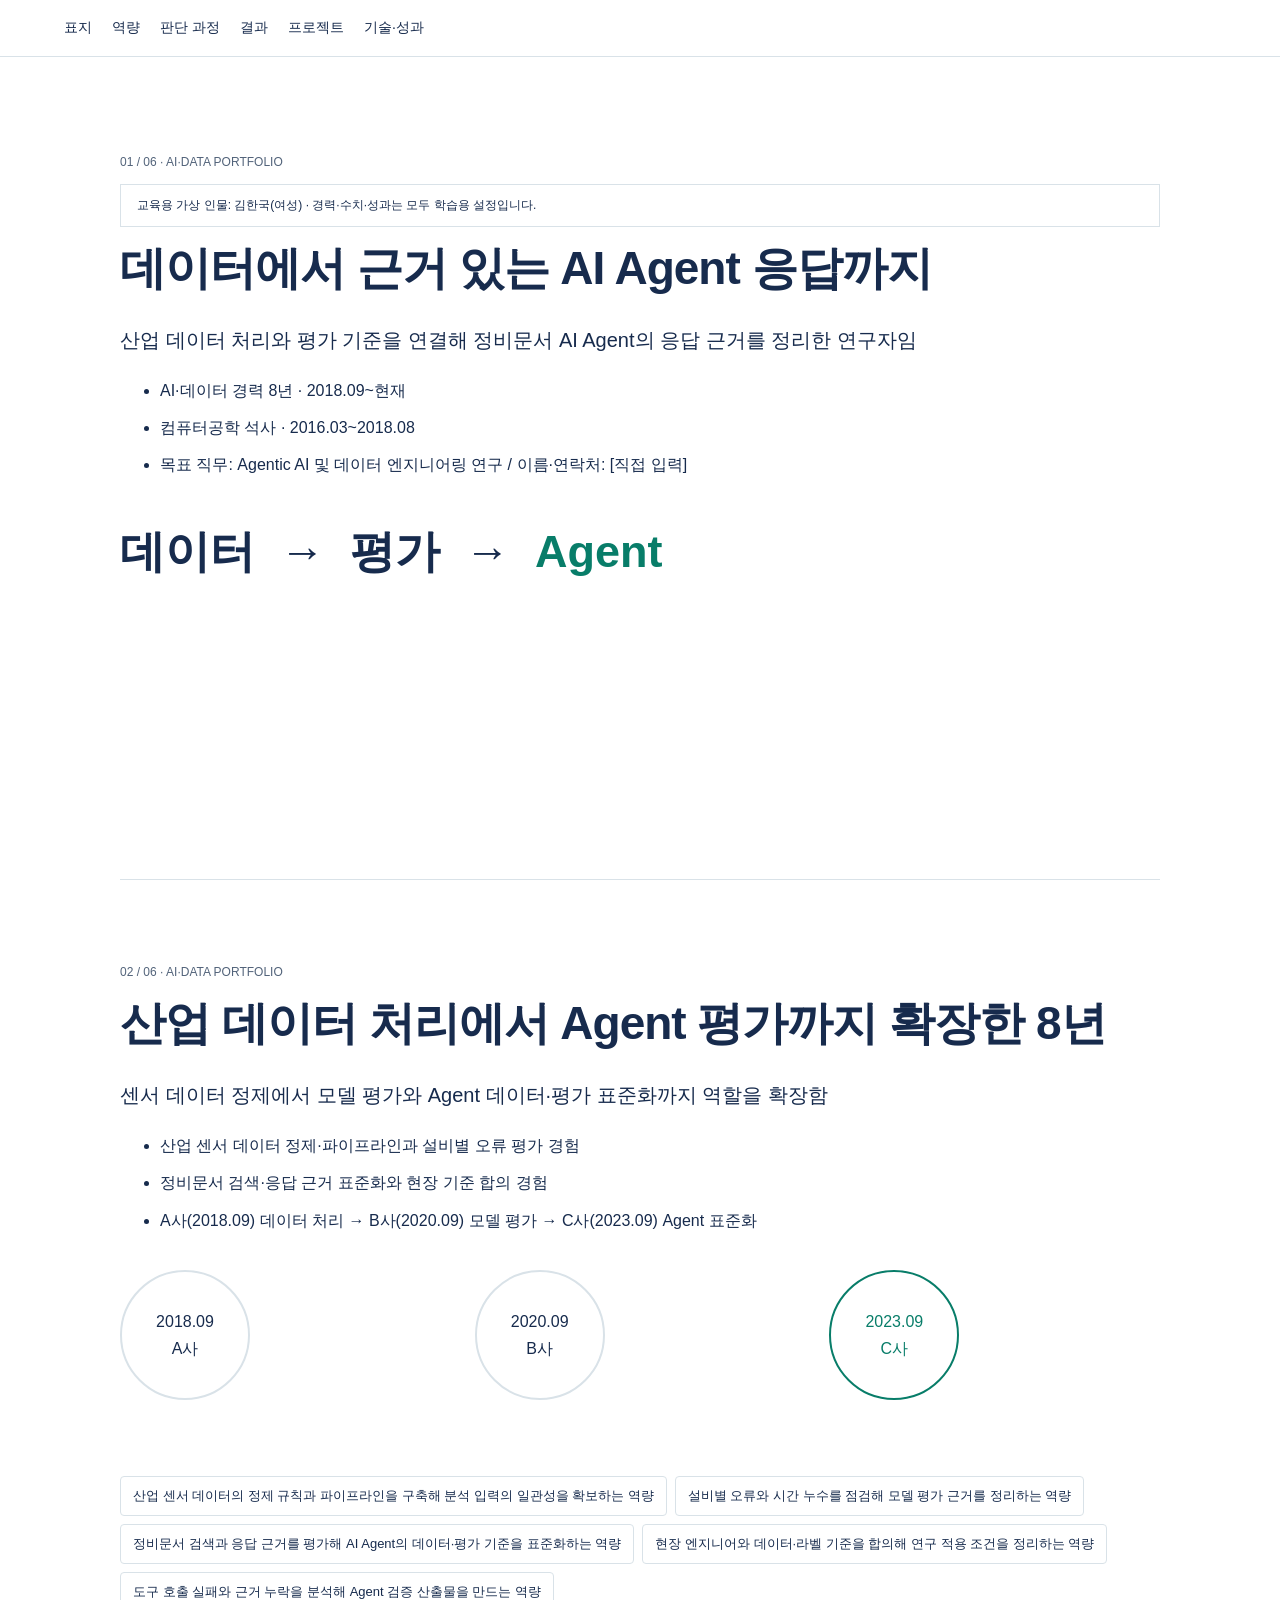
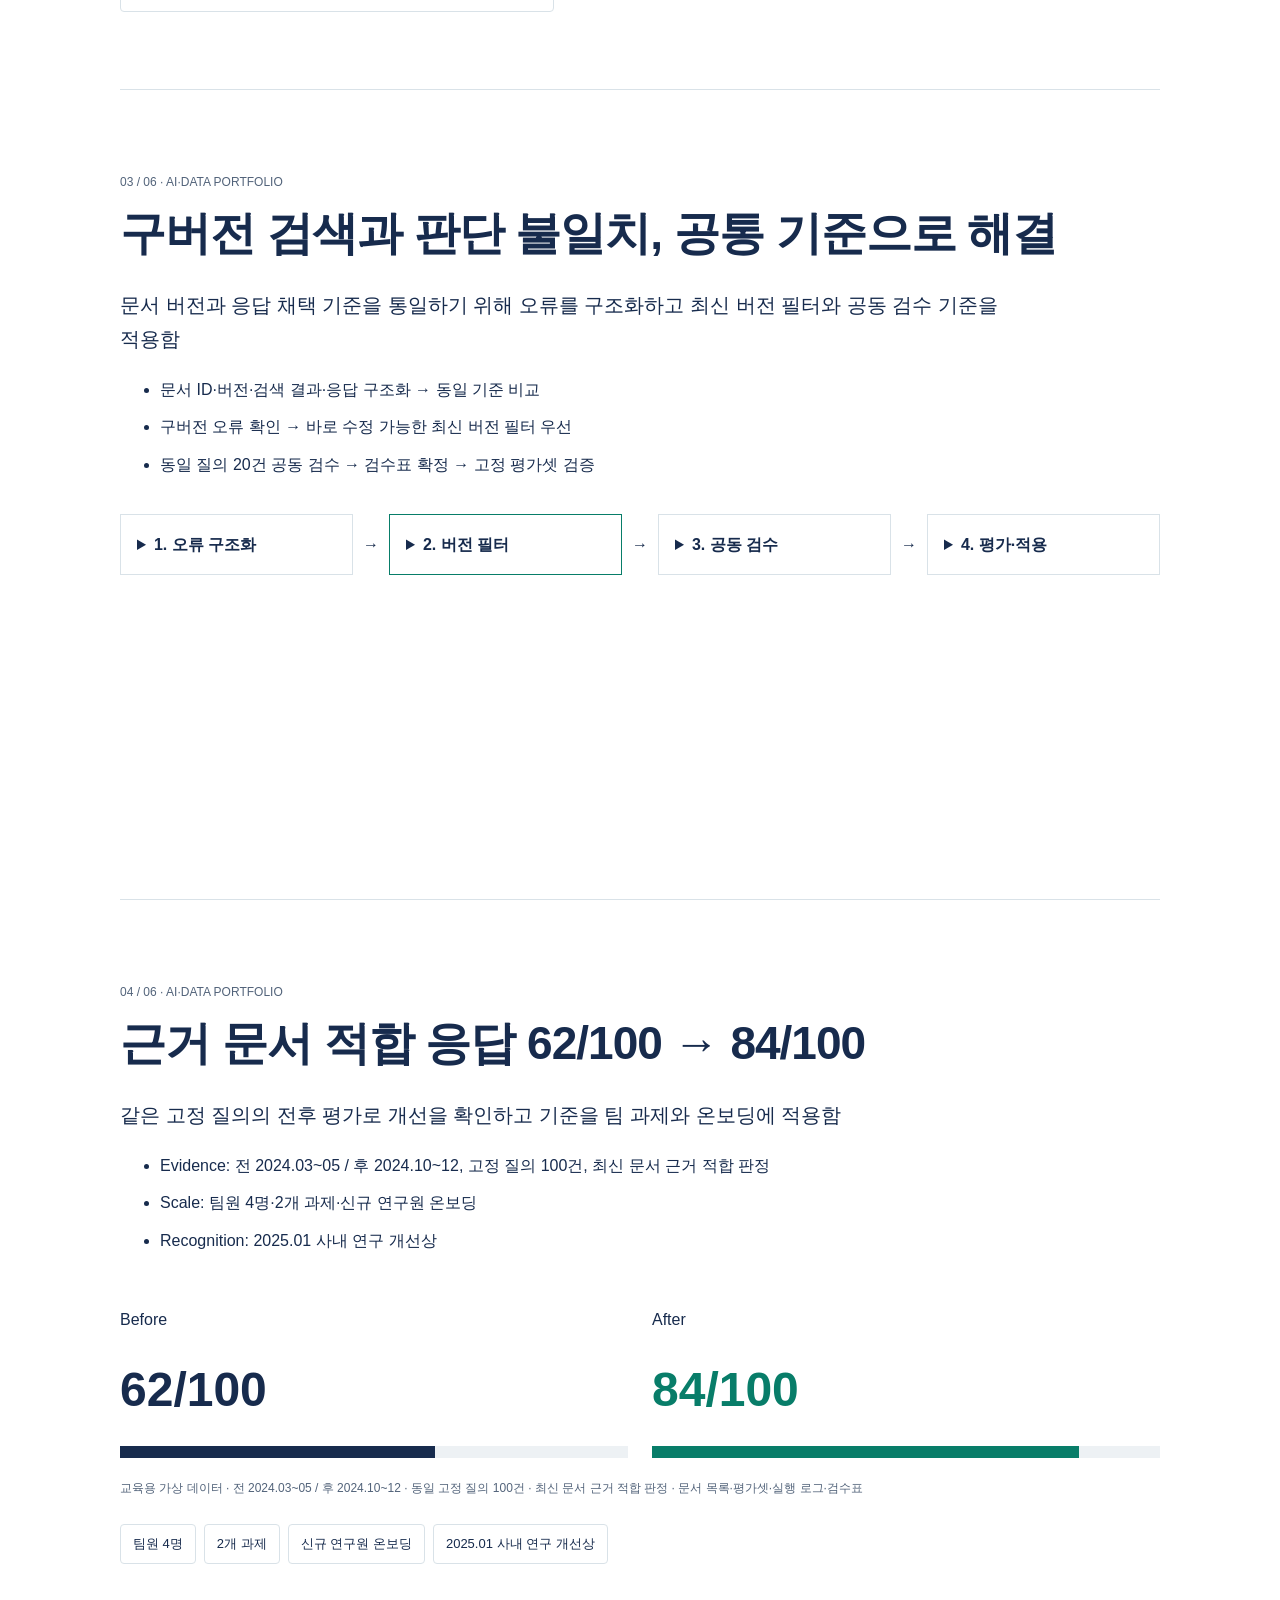
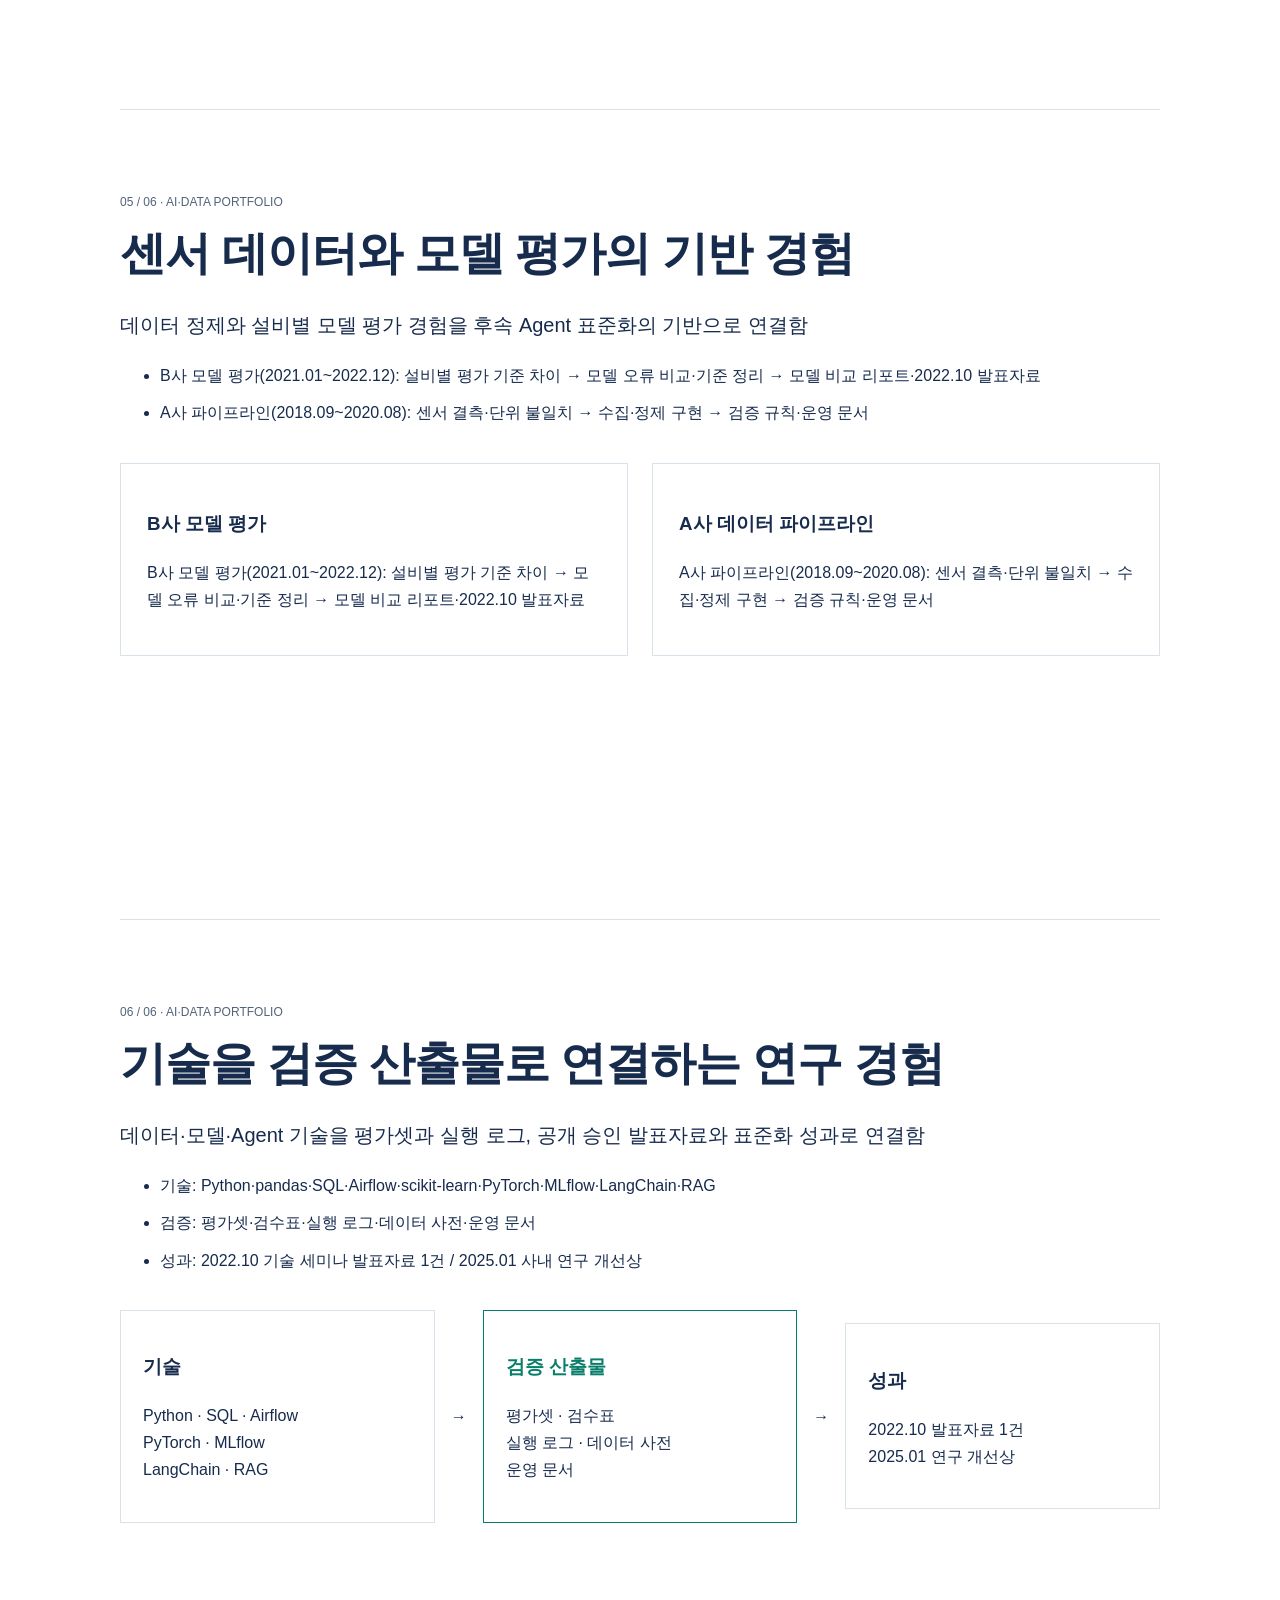
<file: data/portfolio_kimhanguk/portfolio-kimhanguk.html>
<!doctype html><html lang="ko"><head><meta charset="utf-8"><meta name="viewport" content="width=device-width,initial-scale=1"><title>김한국 · AI 데이터 포트폴리오 교육용 샘플</title><style>
:root{--navy:#172b4d;--mint:#087d69;--line:#d9e2e8}*{box-sizing:border-box}html{scroll-behavior:smooth}body{margin:0;color:var(--navy);background:white;font-family:Arial,sans-serif;line-height:1.7;overflow-wrap:anywhere}nav{position:fixed;top:0;left:0;right:0;z-index:5;display:flex;gap:20px;align-items:center;padding:16px 5%;background:#fff;border-bottom:1px solid var(--line);overflow:auto}nav a{white-space:nowrap;color:var(--navy);text-decoration:none;font-size:14px}main{max-width:1120px;margin:auto;padding:70px 40px 0}section{min-height:90vh;padding:70px 0;border-bottom:1px solid var(--line);scroll-margin-top:55px}h1,h2{font-size:clamp(26px,4vw,46px);line-height:1.3;letter-spacing:-1px;margin:12px 0 24px}.message{font-size:20px;max-width:880px}.eyebrow,small{font-size:12px;color:#52637a}li{margin:10px 0}.accent{color:var(--mint)}.visual{margin-top:36px}.keywords{display:flex;gap:25px;align-items:center;flex-wrap:wrap;font-size:clamp(24px,5vw,45px);font-weight:bold}.timeline,.cards,.dashboard{display:grid;grid-template-columns:repeat(3,1fr);gap:24px}.dot{width:130px;height:130px;border-radius:50%;background:white;border:2px solid var(--line);font:inherit;color:var(--navy);cursor:pointer}.dot.accent{border-color:var(--mint);color:var(--mint)}.role{visibility:hidden;font-size:14px}.timeline>div:hover .role,.timeline>div:focus-within .role,.dot[aria-expanded=true]+.role{visibility:visible}.chips{display:flex;flex-wrap:wrap;gap:8px;margin-top:24px}.chips span{padding:8px 12px;border:1px solid var(--line);border-radius:4px;font-size:13px}.flow{display:flex;gap:10px;align-items:flex-start}.flow details{flex:1;padding:16px;border:1px solid var(--line);min-width:0}.flow summary{cursor:pointer;font-weight:bold}.flow p,.flow small{font-size:13px}.selected{border-color:var(--mint)!important}.selected h3{color:var(--mint)}.arrow{padding-top:17px}.dashboard{grid-template-columns:1fr 1fr}.dashboard strong{font-size:48px}.track{height:12px;background:#edf1f4;margin:15px 0}.bar{width:var(--value);height:100%;background:var(--navy)}.bar.mint{background:var(--mint)}.cards{grid-template-columns:1fr 1fr}.cards article{padding:26px;border:1px solid var(--line);transition:transform .2s}.cards article:hover{transform:translateY(-4px)}.map{display:flex;align-items:center;gap:16px}.map>div{flex:1;border:1px solid var(--line);padding:22px}.note{border:1px solid var(--line);padding:10px 16px;font-size:12px}.js section{opacity:0;transform:translateY(18px)}.js section.seen{opacity:1;transform:none;transition:opacity .45s,transform .45s}.js .seq{opacity:0;transform:translateY(10px)}.js .seen .seq{opacity:1;transform:none;transition:opacity .3s,transform .3s;transition-delay:calc(var(--i)*.12s)}.js .bar{width:0}.js .seen .bar{width:var(--value);transition:width .6s}@media(max-width:650px){main{padding:70px 20px 0}section{padding:45px 0}.timeline{grid-template-columns:1fr}.timeline>div{display:flex;align-items:center;gap:20px}.role{flex:1}.dot{flex-shrink:0;width:100px;height:100px}.flow,.map{flex-direction:column}.flow details,.map>div{width:100%}.arrow,.map>b{transform:rotate(90deg);align-self:center}.cards{grid-template-columns:1fr}.dashboard strong{font-size:36px}.message{font-size:17px}}@media(prefers-reduced-motion:reduce){html{scroll-behavior:auto}*,*::before,*::after{transition:none!important;animation:none!important}.js section,.js .seq{opacity:1;transform:none}.js .bar{width:var(--value)}}@page{size:A4 landscape;margin:12mm}@media print{nav{display:none}main{padding:0;max-width:none}section{min-height:0;height:180mm;padding:6mm 0;border:0;break-after:page;break-inside:avoid}section:last-child{break-after:auto}h1,h2{font-size:25px}.message{font-size:15px}body{font-size:12px}.visual{margin-top:18px}.js section,.js .seq{opacity:1!important;transform:none!important}.js .bar{width:var(--value)!important}.role{visibility:visible}.flow details>*{display:block!important}.dot{width:80px;height:80px}.dashboard strong{font-size:32px}.chips span{font-size:10px;padding:5px}.cards article{padding:14px}}
</style></head><body><nav aria-label="포트폴리오 메뉴"><a href="#s1">표지</a><a href="#s2">역량</a><a href="#s3">판단 과정</a><a href="#s4">결과</a><a href="#s5">프로젝트</a><a href="#s6">기술·성과</a></nav><main><section id="s1"><p class="eyebrow">01 / 06 · AI·DATA PORTFOLIO</p><p class="note">교육용 가상 인물: 김한국(여성) · 경력·수치·성과는 모두 학습용 설정입니다.</p><h1>데이터에서 근거 있는 AI Agent 응답까지</h1><p class="message">산업 데이터 처리와 평가 기준을 연결해 정비문서 AI Agent의 응답 근거를 정리한 연구자임</p><ul><li>AI·데이터 경력 8년 · 2018.09~현재</li><li>컴퓨터공학 석사 · 2016.03~2018.08</li><li>목표 직무: Agentic AI 및 데이터 엔지니어링 연구 / 이름·연락처: [직접 입력]</li></ul><div class="visual"><div class="keywords"><span class="seq " style="--i:0">데이터</span><b>→</b><span class="seq " style="--i:1">평가</span><b>→</b><span class="seq accent" style="--i:2">Agent</span></div></div></section><section id="s2"><p class="eyebrow">02 / 06 · AI·DATA PORTFOLIO</p><h2>산업 데이터 처리에서 Agent 평가까지 확장한 8년</h2><p class="message">센서 데이터 정제에서 모델 평가와 Agent 데이터·평가 표준화까지 역할을 확장함</p><ul><li>산업 센서 데이터 정제·파이프라인과 설비별 오류 평가 경험</li><li>정비문서 검색·응답 근거 표준화와 현장 기준 합의 경험</li><li>A사(2018.09) 데이터 처리 → B사(2020.09) 모델 평가 → C사(2023.09) Agent 표준화</li></ul><div class="visual"><div class="timeline"><div><button class="dot " aria-expanded="false">2018.09<br>A사</button><p class="role">데이터 수집·정제 파이프라인 구현·오류 분석</p></div><div><button class="dot " aria-expanded="false">2020.09<br>B사</button><p class="role">모델 실험·평가·현장 기준 협의</p></div><div><button class="dot accent" aria-expanded="false">2023.09<br>C사</button><p class="role">정비문서 Agent 데이터·평가 표준화</p></div></div><div class="chips"><span>산업 센서 데이터의 정제 규칙과 파이프라인을 구축해 분석 입력의 일관성을 확보하는 역량</span><span>설비별 오류와 시간 누수를 점검해 모델 평가 근거를 정리하는 역량</span><span>정비문서 검색과 응답 근거를 평가해 AI Agent의 데이터·평가 기준을 표준화하는 역량</span><span>현장 엔지니어와 데이터·라벨 기준을 합의해 연구 적용 조건을 정리하는 역량</span><span>도구 호출 실패와 근거 누락을 분석해 Agent 검증 산출물을 만드는 역량</span></div></div></section><section id="s3"><p class="eyebrow">03 / 06 · AI·DATA PORTFOLIO</p><h2>구버전 검색과 판단 불일치, 공통 기준으로 해결</h2><p class="message">문서 버전과 응답 채택 기준을 통일하기 위해 오류를 구조화하고 최신 버전 필터와 공동 검수 기준을 적용함</p><ul><li>문서 ID·버전·검색 결과·응답 구조화 → 동일 기준 비교</li><li>구버전 오류 확인 → 바로 수정 가능한 최신 버전 필터 우선</li><li>동일 질의 20건 공동 검수 → 검수표 확정 → 고정 평가셋 검증</li></ul><div class="visual"><div class="flow"><details class="seq " style="--i:0"><summary>1. 오류 구조화</summary><p>문서 ID·버전·검색 결과·응답을 Python·SQL로 정리함</p><small>판단 근거: 문서와 응답을 같은 기준에서 비교하기 위함</small></details><b class='arrow'>→</b><details class="seq selected" style="--i:1"><summary>2. 버전 필터</summary><p>구버전 검색 오류를 확인하고 최신 버전 필터를 우선 적용함</p><small>판단 근거: 반복 오류이며 모델 재학습보다 데이터 단계에서 바로 수정할 수 있기 때문</small></details><b class='arrow'>→</b><details class="seq " style="--i:2"><summary>3. 공동 검수</summary><p>동일 질의 20건을 팀원들과 검수하고 검수표를 확정함</p><small>판단 근거: 근거 적합 기준의 이견을 동일 사례로 합의하기 위함</small></details><b class='arrow'>→</b><details class="seq " style="--i:3"><summary>4. 평가·적용</summary><p>고정 평가셋으로 전후를 비교하고 기준을 운영·온보딩 문서에 반영함</p><small>판단 근거: 같은 질의로 개선을 확인하고 팀 공통 기준으로 적용하기 위함</small></details></div></div></section><section id="s4"><p class="eyebrow">04 / 06 · AI·DATA PORTFOLIO</p><h2>근거 문서 적합 응답 62/100 → 84/100</h2><p class="message">같은 고정 질의의 전후 평가로 개선을 확인하고 기준을 팀 과제와 온보딩에 적용함</p><ul><li>Evidence: 전 2024.03~05 / 후 2024.10~12, 고정 질의 100건, 최신 문서 근거 적합 판정</li><li>Scale: 팀원 4명·2개 과제·신규 연구원 온보딩</li><li>Recognition: 2025.01 사내 연구 개선상</li></ul><div class="visual"><div class="dashboard"><div><p>Before</p><strong class=""><span data-count="62">62</span>/100</strong><div class="track"><div class="bar " style="--value:62%"></div></div></div><div><p>After</p><strong class="accent"><span data-count="84">84</span>/100</strong><div class="track"><div class="bar mint" style="--value:84%"></div></div></div></div><small>교육용 가상 데이터 · 전 2024.03~05 / 후 2024.10~12 · 동일 고정 질의 100건 · 최신 문서 근거 적합 판정 · 문서 목록·평가셋·실행 로그·검수표</small><div class="chips"><span>팀원 4명</span><span>2개 과제</span><span>신규 연구원 온보딩</span><span>2025.01 사내 연구 개선상</span></div></div></section><section id="s5"><p class="eyebrow">05 / 06 · AI·DATA PORTFOLIO</p><h2>센서 데이터와 모델 평가의 기반 경험</h2><p class="message">데이터 정제와 설비별 모델 평가 경험을 후속 Agent 표준화의 기반으로 연결함</p><ul><li>B사 모델 평가(2021.01~2022.12): 설비별 평가 기준 차이 → 모델 오류 비교·기준 정리 → 모델 비교 리포트·2022.10 발표자료</li><li>A사 파이프라인(2018.09~2020.08): 센서 결측·단위 불일치 → 수집·정제 구현 → 검증 규칙·운영 문서</li></ul><div class="visual"><div class="cards"><article><h3>B사 모델 평가</h3><p>B사 모델 평가(2021.01~2022.12): 설비별 평가 기준 차이 → 모델 오류 비교·기준 정리 → 모델 비교 리포트·2022.10 발표자료</p></article><article><h3>A사 데이터 파이프라인</h3><p>A사 파이프라인(2018.09~2020.08): 센서 결측·단위 불일치 → 수집·정제 구현 → 검증 규칙·운영 문서</p></article></div></div></section><section id="s6"><p class="eyebrow">06 / 06 · AI·DATA PORTFOLIO</p><h2>기술을 검증 산출물로 연결하는 연구 경험</h2><p class="message">데이터·모델·Agent 기술을 평가셋과 실행 로그, 공개 승인 발표자료와 표준화 성과로 연결함</p><ul><li>기술: Python·pandas·SQL·Airflow·scikit-learn·PyTorch·MLflow·LangChain·RAG</li><li>검증: 평가셋·검수표·실행 로그·데이터 사전·운영 문서</li><li>성과: 2022.10 기술 세미나 발표자료 1건 / 2025.01 사내 연구 개선상</li></ul><div class="visual"><div class="map"><div><h3>기술</h3><p>Python · SQL · Airflow<br>PyTorch · MLflow<br>LangChain · RAG</p></div><b>→</b><div class="selected"><h3>검증 산출물</h3><p>평가셋 · 검수표<br>실행 로그 · 데이터 사전<br>운영 문서</p></div><b>→</b><div><h3>성과</h3><p>2022.10 발표자료 1건<br>2025.01 연구 개선상</p></div></div></div></section></main><script>
const reduced=matchMedia('(prefers-reduced-motion: reduce)').matches;
document.querySelectorAll('.dot').forEach(b=>b.addEventListener('click',()=>b.setAttribute('aria-expanded',b.getAttribute('aria-expanded')!=='true')));
function count(el){const target=+el.dataset.count;if(reduced){el.textContent=target;return}const start=performance.now();function tick(now){const p=Math.min((now-start)/600,1);el.textContent=Math.round(target*p);if(p<1)requestAnimationFrame(tick)}requestAnimationFrame(tick)}
if('IntersectionObserver' in window&&!reduced){document.body.classList.add('js');const io=new IntersectionObserver(entries=>entries.forEach(e=>{if(e.isIntersecting){e.target.classList.add('seen');e.target.querySelectorAll('[data-count]').forEach(count);io.unobserve(e.target)}}),{threshold:.12});document.querySelectorAll('section').forEach(s=>io.observe(s))}
let printDetails=[];addEventListener('beforeprint',()=>{document.querySelectorAll('[data-count]').forEach(e=>e.textContent=e.dataset.count);printDetails=[...document.querySelectorAll('.flow details')].map(e=>[e,e.open]);printDetails.forEach(([e])=>e.open=true)});addEventListener('afterprint',()=>printDetails.forEach(([e,o])=>e.open=o));
</script></body></html>
</file>
<file: css/lecture-step1-clean.css>
html,body{overflow-x:clip!important}
.page,main,#lecture,.lecture-step-shell{overflow:visible!important}
.lecture-step-shell{display:grid;gap:20px;align-items:start}
.lecture-step-nav{position:relative;top:auto;z-index:20;align-self:start;width:100%;display:grid;grid-template-columns:repeat(3,minmax(0,1fr));gap:10px;padding:14px;background:#0d4f49;border-radius:18px;box-shadow:0 12px 34px rgba(10,52,48,.18)}
.lecture-step-nav>a,.lecture-step-nav>.step-disabled{display:flex;flex-direction:column;gap:4px;min-width:0;padding:13px 16px;border:1px solid rgba(255,255,255,.2);border-radius:11px;color:#fff;text-decoration:none}
.lecture-step-nav span{font:700 12px 'IBM Plex Mono',monospace;color:#c9ed55}.lecture-step-nav strong{font-size:14px;white-space:nowrap;overflow:hidden;text-overflow:ellipsis}.lecture-step-nav .step-disabled{opacity:.42}
.lesson-view{background:#fff;border:1px solid #dbe5e1;border-radius:22px;padding:clamp(26px,4vw,64px);box-shadow:0 18px 50px rgba(15,76,69,.07);color:#17272b;font-size:16px;line-height:1.75;word-break:keep-all;overflow-wrap:anywhere}
.lesson-view h1{margin:0 0 44px;font-size:clamp(32px,4vw,48px);line-height:1.2;color:#123f3b;letter-spacing:-.04em;scroll-margin-top:160px}.lesson-view h2{margin:58px 0 20px;padding-top:12px;font-size:clamp(27px,3vw,36px);line-height:1.25;color:#0f4c45;scroll-margin-top:160px}.lesson-view h3{margin:42px 0 16px;font-size:24px;color:#17665d}.lesson-view h4{margin:30px 0 12px;font-size:20px;color:#17665d}.lesson-view p{margin:10px 0}.lesson-view ul{margin:12px 0;padding-left:24px}.lesson-view li{margin:7px 0}.lesson-view hr{border:0;border-top:1px solid #d9e4e0;margin:42px 0}
#lecture .lesson-view h1,#lecture .lesson-view h2{position:relative;border-top:1px solid #cfdcd7;padding-top:28px}#lecture .lesson-view h1{margin-top:0}#lecture .lesson-view h2{margin-top:58px}
#lecture .lesson-view>h1,#lecture .lesson-view>h1+h2{border-top:0;padding-top:0}
#lecture .lesson-view>h3{border-top:1px solid #cfdcd7;padding-top:30px;margin-top:48px}
#lecture .lesson-view hr:has(+h1),#lecture .lesson-view hr:has(+h2),#lecture .lesson-view hr:has(+h3){display:none}
#lecture .lesson-view>hr:last-child{display:none}
.lesson-view .lesson-lead-title{font-size:18px}
.lesson-goal{margin:24px 0;padding:20px 22px;border:1px solid #b9cee8;border-radius:14px;background:#eef5ff}.goal-title{display:flex;align-items:center;gap:8px;margin-bottom:8px;color:#245b91}.goal-title strong{font-size:18px}.goal-body{font-size:16px;color:#243b53}
.lesson-callout{display:flex;gap:12px;margin:22px 0;padding:18px 20px;border:1px solid #d4e3de;border-radius:13px;background:#f3f8f5}.callout-icon{flex:0 0 auto}
.lesson-view blockquote{margin:20px 0;padding:15px 18px;border-left:4px solid #a9bab4;background:#f6f8f7;color:#43534f}
.lesson-plain-notice{margin:18px 0 24px;color:#52615d;font-size:14px;line-height:1.9}
.lesson-view blockquote.fusion-quote{position:relative;margin:24px 0;padding:19px 22px 19px 52px;border:1px solid #cfe3d9;border-left:5px solid #8dbf45;border-radius:13px;background:linear-gradient(90deg,#eef8f2,#f8fbf7);color:#29443e}.lesson-view blockquote.fusion-quote:before{content:"❝";position:absolute;left:16px;top:9px;color:#78a63e;font-size:28px;font-weight:800}.lesson-view blockquote.fusion-quote>p{margin:12px 0}.lesson-view blockquote.fusion-quote>ul{margin:10px 0 12px;padding-left:24px}.lesson-view blockquote.fusion-quote>ul li{margin:7px 0}
.lesson-insight{margin:28px 0;padding:24px 28px;border:0;border-left:4px solid #9eb8af;border-radius:0;background:#f4f6f5;color:#3e4f4b}.lesson-insight>p{margin:20px 0;line-height:1.8}.lesson-insight>ul{margin:18px 0 0;padding-left:18px;list-style:none}.lesson-insight>ul li{position:relative;margin:8px 0;padding-left:12px}.lesson-insight>ul li:before{content:"·";position:absolute;left:0;font-weight:800}.lesson-insight>.insight-title{display:flex;align-items:center;gap:9px;margin:0 0 22px;color:#314640;font-size:clamp(14px,1.35vw,18px);line-height:1.25;white-space:nowrap}.insight-title span{flex:0 0 auto}.insight-title strong{min-width:0}
.lesson-toggle{margin:20px 0;border:1px solid #d5e4df;border-radius:14px;background:#f8fbf9;overflow:hidden}.lesson-toggle>summary{display:flex;align-items:center;gap:9px;padding:16px 18px;cursor:pointer;font-weight:800;color:#0f4c45;list-style:none}.lesson-toggle>summary::-webkit-details-marker{display:none}.lesson-toggle>summary:before{content:"＋";color:#7eae3c;font-weight:900}.lesson-toggle[open]>summary:before{content:"−"}.toggle-body{padding:4px 20px 20px;border-top:1px solid #e0eae6;background:#fff}.sample-toggle{border:3px solid #d7aa3a;background:#fff8e7}.sample-toggle>summary{color:#704d10}.sample-toggle>summary:before{color:#d09523}.sample-toggle>.toggle-body{background:#fffdf7}.lesson-toggle .lesson-toggle{margin-left:12px}
.lesson-toggle+.lesson-toggle{margin-top:-12px}
.sample-toggle>summary a{display:inline-flex;align-items:center;gap:4px;color:#1769aa;text-decoration:underline;text-decoration-thickness:1.5px;text-underline-offset:3px}.sample-toggle>summary a:after{content:"↗";font-size:12px;font-weight:900}.sample-toggle>summary a:hover{color:#0f4c8a}
.table-wrap{width:100%;overflow-x:auto;margin:24px 0;border:1px solid #d7e3df;border-radius:13px}.lesson-table{width:100%;min-width:820px;border-collapse:collapse;font-size:14px}.lesson-table th,.lesson-table td{padding:13px 14px;border-right:1px solid #d7e3df;border-bottom:1px solid #d7e3df;text-align:left;vertical-align:top}.lesson-table th{background:#eaf4ef;color:#0f4c45;font-weight:800}.lesson-table tr:last-child td{border-bottom:0}.lesson-table th:last-child,.lesson-table td:last-child{border-right:0}
.field-table{table-layout:auto;min-width:1180px}.field-table th:first-child,.field-table td:first-child{width:22%;min-width:250px;white-space:nowrap}.field-table th:nth-child(2),.field-table td:nth-child(2){width:28%}.field-table th:nth-child(3),.field-table td:nth-child(3){width:24%}.field-table th:nth-child(4),.field-table td:nth-child(4){width:26%}
.sample-reference-table{table-layout:auto;min-width:1080px}.sample-reference-table th:first-child,.sample-reference-table td:first-child{width:14%;min-width:140px;white-space:nowrap}.sample-reference-table th:nth-child(2),.sample-reference-table td:nth-child(2){width:24%}.sample-reference-table th:nth-child(3),.sample-reference-table td:nth-child(3){width:26%}.sample-reference-table th:nth-child(4),.sample-reference-table td:nth-child(4){width:36%}
.step2-view{margin-top:28px}.lesson-note{color:#6d7c82;font-size:14px}.lesson-placeholder{padding:24px;border:1px dashed #b8c9c3;border-radius:12px;text-align:center;color:#6d7c82}.practice-title{display:flex;align-items:center;gap:8px;border-top:1px solid #cfdcd7;padding-top:30px;margin-top:48px!important;color:#1769aa!important}.security-callout{margin:24px 0;padding:20px 22px;border:1px solid #efaaa6;border-radius:14px;background:#fff1f0;color:#67211d}.security-title{display:flex;align-items:center;gap:8px;margin-bottom:10px;color:#a52a24;font-size:18px}.security-callout ul{margin-bottom:0}.comparison-table{min-width:760px}.comparison-table th:first-child,.comparison-table td:first-child{width:24%;white-space:nowrap}.inventory-template,.inventory-sample{min-width:1260px}.inventory-template th:first-child,.inventory-template td:first-child,.inventory-sample th:first-child,.inventory-sample td:first-child{min-width:230px}.inventory-template th:nth-child(2),.inventory-template td:nth-child(2),.inventory-sample th:nth-child(2),.inventory-sample td:nth-child(2){min-width:190px;white-space:nowrap}.competency-template,.competency-sample{min-width:1120px}.competency-template th:last-child,.competency-template td:last-child,.competency-sample th:last-child,.competency-sample td:last-child{min-width:190px}.step2-view .sample-toggle{border-width:3px}
.table-copy-toolbar{position:sticky;left:0;z-index:2;display:flex;justify-content:flex-end;min-width:100%;padding:9px 10px;border-bottom:1px solid #d7e3df;background:#f8fbf9}.copy-table-button{border:1px solid #0f5b53;border-radius:8px;background:#0f5b53;color:#fff;padding:7px 13px;font:700 13px 'IBM Plex Sans KR',sans-serif;cursor:pointer}.copy-table-button:hover{background:#0b4741}.copy-table-button:focus-visible{outline:3px solid rgba(15,91,83,.25);outline-offset:2px}
.step2-star-section>h2{margin-top:58px}.step2-star-section>h3{border-top:1px solid #cfdcd7;padding-top:30px;margin-top:48px}.role-emphasis-table{min-width:860px}.role-emphasis-table th:first-child,.role-emphasis-table td:first-child{width:24%;white-space:nowrap}.star-framework{position:relative;display:grid;gap:12px;margin:22px 0;padding:22px;border:1px solid #d9c9ec;border-radius:14px;background:linear-gradient(120deg,#f8f3ff,#fbf9ff,#f3ecff);background-size:220% 220%;animation:starPanelGlow 8s ease-in-out infinite}.star-framework>div{position:relative;display:grid;grid-template-columns:minmax(145px,190px) 1fr;gap:16px;align-items:start;padding:12px 14px;border:1px solid transparent;border-radius:10px;background:#fff;transform:translateX(0);animation:starStepFocus 8s ease-in-out infinite}.star-framework>div:nth-child(2){animation-delay:2s}.star-framework>div:nth-child(3){animation-delay:4s}.star-framework>div:nth-child(4){animation-delay:6s}.star-framework strong{color:#6d3ca0;font-size:17px}.star-framework strong span{display:inline-grid;place-items:center;width:24px;height:24px;border-radius:50%;color:#b42318;transition:.25s}.star-framework p{margin:0}.star-framework>div:nth-child(1) strong span{animation:starLetterPulse 8s ease-in-out infinite}.star-framework>div:nth-child(2) strong span{animation:starLetterPulse 8s 2s ease-in-out infinite}.star-framework>div:nth-child(3) strong span{animation:starLetterPulse 8s 4s ease-in-out infinite}.star-framework>div:nth-child(4) strong span{animation:starLetterPulse 8s 6s ease-in-out infinite}@keyframes starStepFocus{0%,18%{transform:translateX(7px);border-color:#9b72cf;background:#fff;box-shadow:0 8px 22px rgba(109,60,160,.16)}25%,100%{transform:translateX(0);border-color:transparent;background:#fff;box-shadow:none}}@keyframes starLetterPulse{0%,18%{background:#b42318;color:#fff;transform:scale(1.08)}25%,100%{background:transparent;color:#b42318;transform:scale(1)}}@keyframes starPanelGlow{0%,100%{background-position:0 50%}50%{background-position:100% 50%}}.result-evidence{margin:22px 0;padding:20px 22px;border-left:4px solid #9eb8af;background:#f4f6f5;color:#3e4f4b}.result-evidence>strong{font-size:17px}.result-evidence ul{margin-bottom:0}.project-selection-list,.sample-project-meta{padding-left:22px}.project-selection-list li,.sample-project-meta li{margin:11px 0}.star-template,.star-sample{min-width:1040px}.star-template th:first-child,.star-template td:first-child,.star-sample th:first-child,.star-sample td:first-child{width:13%;min-width:120px;white-space:nowrap}.star-template th:nth-child(2),.star-template td:nth-child(2),.star-sample th:nth-child(2),.star-sample td:nth-child(2){width:37%}.star-template th:nth-child(3),.star-template td:nth-child(3),.star-sample th:nth-child(3),.star-sample td:nth-child(3){width:50%}@media(max-width:800px){.star-framework>div{grid-template-columns:1fr;gap:4px}}@media(prefers-reduced-motion:reduce){.star-framework,.star-framework>div,.star-framework strong span{animation:none!important}}
.step3-view{margin-top:28px}.step3-flow{border-left-color:#1769aa!important;background:#eef5ff!important;color:#23445e!important}.career-structure-table{min-width:820px}.career-structure-table th:first-child,.career-structure-table td:first-child{width:22%;white-space:nowrap}.revision-table{min-width:760px}.revision-table th:first-child,.revision-table td:first-child{width:24%;white-space:nowrap}.nested-toggle{margin:12px 0!important;border-width:1px!important;background:#fff}.nested-toggle>summary{color:#315c54}.step3-view .sample-toggle>.toggle-body>.nested-toggle:first-child{margin-top:14px!important}.star-detail-table{min-width:960px}.star-detail-table th:first-child,.star-detail-table td:first-child{width:10%;white-space:nowrap}.ai-interview-steps{counter-reset:interview;display:grid;grid-template-columns:repeat(3,1fr);gap:12px;margin:20px 0;padding:0;list-style:none}.ai-interview-steps li{position:relative;display:flex;flex-direction:column;gap:8px;min-height:130px;padding:20px 18px 18px;border:1px solid #cfe0da;border-radius:14px;background:#f7faf8}.ai-interview-steps li:before{counter-increment:interview;content:counter(interview);display:grid;place-items:center;width:28px;height:28px;border-radius:50%;background:#0f5b53;color:#fff;font-weight:800}.ai-interview-steps strong{color:#0f4c45}.ai-interview-steps span{font-size:14px;color:#52615d}.star-revision-template,.final-star-table{min-width:760px}.star-revision-template th:first-child,.star-revision-template td:first-child,.final-star-table th:first-child,.final-star-table td:first-child{width:20%;white-space:nowrap}@media(max-width:800px){.ai-interview-steps{grid-template-columns:1fr}.ai-interview-steps li{min-height:0}}
.career-document>h4{margin-top:34px;padding-top:18px;border-top:1px solid #e2e9e6;color:#0f6a60}.career-document>h4:first-child{margin-top:18px;border-top:0;padding-top:0}.career-document>h5{margin:22px 0 8px;color:#243b36;font-size:16px}.career-document>.table-wrap{margin-top:14px}
.multiturn-guide>.table-wrap{margin:28px 0 18px;background:#fff}.multiturn-guide>.lesson-note{margin:14px 0 0;color:#61716c}
.prompt-block{position:relative;margin:20px 0 30px;border-radius:15px;background:#101516;color:#ecf3f0;overflow:hidden}.prompt-block pre{margin:0;padding:52px 22px 22px;white-space:pre-wrap;font:14px/1.75 ui-monospace,SFMono-Regular,Menlo,monospace}.copy-prompt{position:absolute;right:14px;top:12px;border:1px solid #65716d;border-radius:999px;background:transparent;color:#fff;padding:7px 13px;cursor:pointer;font-weight:700}
.lesson-check{display:flex;align-items:flex-start;gap:10px;margin:10px 0}.lesson-check input{width:18px;height:18px;margin-top:5px;accent-color:#0f766e}.file-card{display:block;margin:14px 0;padding:14px 16px;border:1px solid #d4e3de;border-radius:10px;background:#f7faf8;color:#0f4c45;font-weight:800;text-decoration:none}.n-blue{color:#1769aa}.n-red{color:#b42318}.n-gray{color:#6d7c82}
.lecture-step3-portfolio{margin-top:0}.lecture-step3-portfolio>h3{border-top:1px solid #cfdcd7;padding-top:30px;margin-top:48px}.portfolio-plan-table{min-width:1180px}.portfolio-plan-table th:first-child,.portfolio-plan-table td:first-child{width:17%;min-width:210px;white-space:nowrap}.portfolio-plan-table th:nth-child(2),.portfolio-plan-table td:nth-child(2){width:27%}.portfolio-plan-table th:nth-child(3),.portfolio-plan-table td:nth-child(3){width:20%}.portfolio-plan-table th:nth-child(4),.portfolio-plan-table td:nth-child(4){width:36%}.editable-practice-table{min-width:1080px}.editable-practice-table th:first-child,.editable-practice-table td:first-child{min-width:230px;white-space:nowrap}.lesson-warning{margin:24px 0;padding:22px 24px;border:1px solid #efaaa6;border-radius:14px;background:#fff1f0;color:#67211d}.warning-title{margin-bottom:10px;color:#a52a24;font-size:18px}.account-warning{border-color:#e1c879;background:#fff8e5;color:#624a10}.account-warning .warning-title{color:#875f00}.lesson-file-card{display:flex;align-items:center;justify-content:space-between;gap:14px;margin:12px 0;padding:15px 17px;border:1px solid #d5e4df;border-radius:11px;background:#f7faf8;color:#0f4c45}.lesson-file-card:before{content:"↗";display:inline-grid;place-items:center;justify-content:center;width:28px;height:28px;flex:0 0 auto;border-radius:7px;background:#dff0e7}.lesson-file-card strong,.lesson-file-card span{margin-right:auto}.lesson-file-card small{color:#6d7c82}.practice-checklist{list-style:none;padding:0!important}.practice-checklist li{margin:9px 0!important}.practice-checklist label{display:flex;align-items:flex-start;gap:10px;cursor:pointer}.practice-checklist input{width:18px;height:18px;flex:0 0 auto;margin-top:5px;accent-color:#0f766e}.lecture-step3-portfolio .sample-toggle{border-width:3px}.lecture-step3-portfolio .nested-toggle{margin-left:0!important}
.lesson-file-card[href]{text-decoration:none;transition:border-color .2s,background .2s,box-shadow .2s}.lesson-file-card[download]:before{content:"↓"}.lesson-file-card[href]:hover{border-color:#0f766e;background:#edf7f2;box-shadow:0 6px 18px rgba(15,76,69,.1)}
.lecture-step3-final{margin-top:0}.lecture-step3-final>h2{border-top:1px solid #cfdcd7;padding-top:34px;margin-top:48px}.lecture-step3-final>h3{border-top:1px solid #cfdcd7;padding-top:30px;margin-top:48px}.final-check-group{margin:16px 0 22px;padding:20px 24px;border:1px solid #d5e4df;border-radius:14px;background:#f8fbfa}.final-check-group h4{margin:0 0 12px;color:#0f5f57;font-size:18px}.peer-review-questions{display:grid;gap:12px;margin:18px 0;padding:0;counter-reset:peer}.peer-review-questions li{display:flex;gap:13px;align-items:flex-start;padding:16px 18px;border:1px solid #d5e4df;border-radius:12px;background:#f8fbfa;list-style:none}.peer-review-questions li:before{counter-increment:peer;content:counter(peer);display:grid;place-items:center;width:28px;height:28px;flex:0 0 auto;border-radius:50%;background:#0f5f57;color:#fff;font-weight:800}.after-class-list{display:grid;gap:12px;padding:0;list-style:none}.after-class-list li{padding:17px 20px;border-left:4px solid #9abbb2;background:#f5f8f7}.final-deliverables{padding:22px 24px!important;border:1px solid #b9d6cc;border-radius:14px;background:#f1f8f5}.lesson-summary{margin-top:28px;padding:24px 26px;border:1px solid #c7d7d2;border-radius:14px;background:#f3f6f5}.summary-title{display:flex;align-items:center;gap:9px;margin-bottom:12px;color:#0f5f57;font-size:18px}.lesson-summary p:last-child{margin-bottom:0}
.final-check-box{margin:16px 0 22px;padding:8px 24px;border:1px solid #d5e4df;border-radius:14px;background:#f8fbfa}.final-check-box .final-check-group{margin:0;padding:20px 0;border:0;border-radius:0;background:transparent}.final-check-box .final-check-group+.final-check-group{border-top:1px solid #dce7e3}.peer-review-questions{display:block;padding:6px 18px;border:1px solid #d5e4df;border-radius:14px;background:#f8fbfa}.peer-review-questions li{margin:0;padding:16px 0;border:0;border-radius:0;background:transparent}.peer-review-questions li+li{border-top:1px solid #dce7e3}.after-class-list{display:block;margin:18px 0;padding:18px 24px 18px 20px;border-left:4px solid #9abbb2;background:#f5f8f7;list-style:none}.after-class-list li{padding:10px 0;border-left:0;background:transparent}.after-class-list li+li{border-top:1px solid #dce7e3}
.portfolio-webview-option{margin-top:52px}.option-toggle{overflow:hidden;border:3px solid #7c5bb6;border-radius:16px;background:#fbf9ff}.option-toggle>summary{display:grid;grid-template-columns:auto 1fr auto;align-items:center;gap:12px;padding:20px 22px;background:#f0eafd;color:#4b2f78;cursor:pointer;list-style:none}.option-toggle>summary::-webkit-details-marker{display:none}.option-toggle>summary:before{content:"+";font-size:22px;font-weight:900}.option-toggle[open]>summary:before{content:"−"}.option-toggle>summary strong{font-size:19px}.option-toggle>summary small{color:#745d98;font-weight:700}.option-badge{padding:5px 9px;border-radius:999px;background:#6941a5;color:#fff;font-size:11px;font-weight:900;letter-spacing:.08em}.option-toggle-body{padding:28px 30px 34px}.option-toggle-body>h3{margin-top:38px;padding-top:26px;border-top:1px solid #dfd4ef;color:#573783}.option-goal{padding:20px 22px;border:1px solid #cbb9e6;border-radius:13px;background:#f5f0fc}.option-goal p{margin:10px 0 0}.option-note{margin:18px 0;color:#6e617f}.option-quote{margin:22px 0;padding:18px 22px;border-left:5px solid #8062b3;background:#f3eef9}.option-quote h4{margin:0 0 9px;color:#4b2f78}.option-quote p{margin:0}.option-tools-table th:first-child,.option-tools-table td:first-child{white-space:nowrap}.option-prompt{border-color:#8f73bb}.option-prompt:before{background:#2f2145}.option-warning{border-color:#d99aa8;background:#fff2f5}.option-checklist{padding:20px 22px!important;border:1px solid #cbb9e6;border-radius:13px;background:#f8f5fc}
.step3-floating-nav{position:fixed;right:22px;top:50%;z-index:90;display:flex;flex-direction:column;align-items:center;gap:8px;padding:10px 8px;border:1px solid #cdded8;border-radius:18px;background:rgba(255,255,255,.94);box-shadow:0 12px 32px rgba(15,76,69,.16);opacity:0;visibility:hidden;transform:translateY(-44%) translateX(18px);transition:opacity .2s,transform .2s,visibility .2s;backdrop-filter:blur(10px)}.step3-floating-nav.is-visible{opacity:1;visibility:visible;transform:translateY(-50%) translateX(0)}.floating-nav-label{padding:2px 3px 7px;color:#687b76;font-size:10px;font-weight:900;letter-spacing:.08em}.floating-chapter-link,.floating-top-link{position:relative;display:grid;place-items:center;width:42px;height:42px;border:1px solid #c8dcd5;border-radius:50%;background:#f6faf8;color:#0f5f57;text-decoration:none;font-style:normal;font-weight:900;transition:background .18s,color .18s,border-color .18s,transform .18s}.floating-chapter-link:hover,.floating-chapter-link.is-active{border-color:#0f6b61;background:#0f6b61;color:#fff;transform:scale(1.06)}.floating-chapter-link em{position:absolute;right:52px;width:max-content;max-width:250px;padding:7px 10px;border-radius:8px;background:#153c38;color:#fff;font-size:12px;font-style:normal;font-weight:700;line-height:1.35;opacity:0;visibility:hidden;transform:translateX(8px);transition:.16s;pointer-events:none}.floating-chapter-link:hover em,.floating-chapter-link:focus-visible em{opacity:1;visibility:visible;transform:translateX(0)}.floating-top-link{width:46px;height:50px;margin-top:5px;border-radius:13px;background:#263b38;color:#fff}.floating-top-link span{font-size:17px;line-height:1}.floating-top-link small{font-size:9px;line-height:1}.floating-top-link:hover{background:#0f6b61;transform:translateY(-2px)}
.portfolio-webview-option{border-top:1px solid #cfdcd7;padding-top:48px}.option-toggle{border-color:#9da5aa;background:#fafafa}.option-toggle>summary{grid-template-columns:auto auto minmax(0,1fr) auto;background:#f1f2f3;color:#30383d}.option-toggle>summary:before{color:#5c666c}.option-toggle>summary strong{color:#30383d}.option-toggle>summary small{color:#6d767b}.option-badge{display:inline-flex;width:max-content;min-width:0;justify-self:start;padding:4px 8px;background:#596268;color:#fff;font-size:10px;line-height:1;white-space:nowrap}.option-toggle-body{background:#fff}.option-toggle-body>h3{border-top-color:#d9dddf;color:#394247}.option-goal{border-color:#ccd1d4;background:#f4f5f5}.option-note{color:#646d72}.option-quote{border-left-color:#7d878c;background:#f1f3f3}.option-quote h4{color:#394247}.option-prompt{border-color:#8c959a}.option-prompt:before{background:#41494e}.option-checklist{border-color:#ccd1d4;background:#f5f6f6}
.option-section-divider{height:0;margin:52px 0 48px;border:0;border-top:1px solid #cfdcd7}.portfolio-webview-option{margin-top:0;border-top:0;padding-top:0}.lecture-floating-nav .floating-chapter-link{width:66px;border-radius:12px;font-size:11px;letter-spacing:-.02em}.lecture-floating-nav .floating-top-link{width:66px}.lecture-floating-nav .floating-nav-label{font-size:9px}.floating-step-group{display:flex;flex-direction:column;align-items:center}.floating-subnav{display:none;grid-template-columns:repeat(2,28px);gap:5px;padding:7px 0 2px}.floating-step-group.is-expanded .floating-subnav{display:grid}.floating-sub-link{position:relative;display:grid;place-items:center;width:28px;height:28px;border:1px solid #c8dcd5;border-radius:50%;background:#fff;color:#536762;text-decoration:none;font-size:11px;font-weight:900;transition:.18s}.floating-sub-link:hover,.floating-sub-link.is-active{border-color:#87b94a;background:#87b94a;color:#fff;transform:scale(1.06)}.floating-sub-link em{position:absolute;right:38px;width:max-content;max-width:250px;padding:7px 10px;border-radius:8px;background:#153c38;color:#fff;font-size:12px;font-style:normal;font-weight:700;line-height:1.35;opacity:0;visibility:hidden;transform:translateX(8px);transition:.16s;pointer-events:none}.floating-sub-link:hover em,.floating-sub-link:focus-visible em{opacity:1;visibility:visible;transform:translateX(0)}#lecture{border-bottom:0}
.portfolio-webview-option{border-bottom:0;padding-bottom:0;scroll-margin-top:120px}.top-button{display:none!important}.lecture-floating-nav .floating-subnav{display:grid;grid-template-columns:28px}.floating-option-link{position:relative;display:grid;place-items:center;width:28px;height:28px;margin-top:3px;border:1px solid #c8d2cf;border-radius:50%;background:#f5f7f6;color:#536762;text-decoration:none;font-size:13px;font-weight:900;transition:.18s}.floating-option-link:hover,.floating-option-link:focus-visible{border-color:#596268;background:#596268;color:#fff;transform:scale(1.05)}.floating-option-link em{position:absolute;right:38px;width:max-content;padding:8px 11px;border-radius:8px;background:#30383d;color:#fff;font-size:12px;font-style:normal;font-weight:700;line-height:1.35;opacity:0;visibility:hidden;transform:translateX(8px);transition:.16s;pointer-events:none}.floating-option-link:hover em,.floating-option-link:focus-visible em{opacity:1;visibility:visible;transform:translateX(0)}
@media(max-width:800px){.lecture-step-nav{grid-template-columns:1fr;top:auto}.lecture-step-nav strong{white-space:normal}.lesson-view{padding:25px 18px;font-size:14px}.goal-body{font-size:14px}.lesson-view h1{font-size:31px}.lesson-view h2{font-size:26px}.lesson-view h3{font-size:21px}.lesson-table{font-size:14px}.option-toggle>summary{grid-template-columns:auto auto minmax(0,1fr)}.option-toggle>summary small{grid-column:3}.option-toggle-body{padding:22px 16px 28px}.step3-floating-nav{right:8px;padding:7px 5px;border-radius:15px}.floating-nav-label{display:none}.floating-chapter-link{width:36px;height:36px}.floating-top-link{width:38px;height:44px}.floating-chapter-link em{display:none}.lecture-floating-nav .floating-chapter-link,.lecture-floating-nav .floating-top-link{width:50px}}
</file>
<file: css/lecture-step1-persona.css>
.persona-toggle{margin:0 0 44px;border:2px solid #d8b96a;border-radius:14px;background:#fffaf0;overflow:hidden}
.persona-toggle>summary{padding:17px 20px;background:#fff5dc;color:#6b4b10;cursor:pointer;list-style:none}
.persona-toggle>summary::-webkit-details-marker{display:none}
.persona-toggle>summary:before{content:"＋";display:inline-block;margin-right:9px;color:#b27b16;font-weight:900}
.persona-toggle[open]>summary:before{content:"−"}
.persona-body{padding:24px 26px 28px}
.persona-notice{margin:0 0 18px;padding:13px 15px;border-left:4px solid #d8b96a;background:#fff8e8;color:#695b3d}
.persona-lead{font-size:18px;color:#174f48}
.persona-profile{margin:14px 0 26px!important}
.persona-profile li{margin:8px 0!important}
.persona-body h4{margin:26px 0 16px;color:#174f48}
.persona-timeline{display:flex;flex-direction:column;align-items:stretch;gap:7px}
.persona-timeline article{padding:15px 17px;border:1px solid #d5e4df;border-radius:11px;background:#f8fbfa}
.persona-timeline article p{margin:6px 0 0}
.persona-timeline>span{text-align:center;color:#7ba950;font-size:20px;font-weight:900;line-height:1}
.persona-closing{margin:22px 0 0!important;padding:16px 18px;border-left:4px solid #8dbf45;background:#f1f7f3;font-weight:700}
@media(max-width:800px){.persona-body{padding:20px 16px 24px}.persona-lead{font-size:16px}}
.persona-toggle>summary{display:flex;align-items:center;gap:10px}
.persona-toggle>summary>strong{flex:0 1 auto;min-width:0}
.persona-copy{flex:none;margin-left:6px;padding:6px 14px;border:1px solid #d8b96a;border-radius:999px;background:#fff;color:#6b4b10;font-family:inherit;font-size:13px;font-weight:600;cursor:pointer;transition:background .2s,color .2s}
.persona-copy:hover{background:#6b4b10;color:#fff}
.persona-copy.copied{background:#174f48;border-color:#174f48;color:#fff}
</file>
<file: css/lecture-layout-fix.css>
/* 교안 본문 폭 보정: 그리드 항목이 내용(표·코드)의 최소 폭만큼 늘어나 화면 밖으로 넘치던 문제 수정 */
.lecture-step-shell{grid-template-columns:minmax(0,1fr)}
.lecture-step-shell>*,.lesson-view{min-width:0;max-width:100%}
.lesson-view .table-wrap{max-width:100%;overflow-x:auto;-webkit-overflow-scrolling:touch}
.lesson-view pre{max-width:100%;white-space:pre-wrap;overflow-wrap:anywhere}
.lesson-view img,.lesson-view iframe,.lesson-view video{max-width:100%;height:auto}
.lesson-view details,.lesson-view aside,.lesson-view blockquote,.lesson-view section{max-width:100%}

/* STEP 2-1 포트폴리오 샘플 임베드: 제목 좌측 · 새 창/다운로드 버튼 우측 */
.sample-embed{margin:22px 0 4px;border:1px solid #d5e4df;border-radius:14px;overflow:hidden;background:#fff;box-shadow:0 8px 24px rgba(15,76,69,.06)}
.sample-embed-list .sample-embed+.sample-embed{margin-top:28px}
.sample-embed-title strong{display:flex;align-items:center;gap:8px}
.sample-embed-no{display:inline-flex;align-items:center;justify-content:center;flex:none;width:22px;height:22px;border-radius:50%;background:#0f766e;color:#fff;font-size:12px;font-weight:700;line-height:1}
.sample-embed-bar{display:flex;align-items:center;justify-content:space-between;gap:12px;flex-wrap:wrap;padding:12px 16px;background:#f7faf8;border-bottom:1px solid #d5e4df}
.sample-embed-title{display:flex;flex-direction:column;gap:2px;min-width:0;color:#0f4c45}
.sample-embed-title small{color:#6d7c82;font-size:13px}
.sample-embed-actions{display:flex;gap:8px;flex-wrap:wrap;margin-left:auto}
.sample-embed-btn{display:inline-flex;align-items:center;gap:6px;padding:8px 14px;border:1px solid #b9d3cb;border-radius:9px;background:#fff;color:#0f4c45;font-size:14px;font-weight:600;text-decoration:none;white-space:nowrap;transition:background .2s,border-color .2s}
.sample-embed-btn:hover{border-color:#0f766e;background:#edf7f2}
.sample-embed-btn.is-primary{background:#0f766e;border-color:#0f766e;color:#fff}
.sample-embed-btn.is-primary:hover{background:#0b5f58}
.lesson-view .sample-embed .sample-embed-frame{display:block;width:100%;height:min(78vh,820px);min-height:480px;border:0;background:#fff}
@media (max-width:640px){.sample-embed-actions{width:100%}.sample-embed-btn{flex:1;justify-content:center}.lesson-view .sample-embed .sample-embed-frame{height:70vh;min-height:420px}}

/* 교안의 텍스트 링크: 클릭 전에도 링크임을 알아볼 수 있도록 표시 */
.lesson-view a[href]:not(.sample-embed-btn) {
  color: #1764a0;
  text-decoration: underline;
  text-decoration-thickness: 1px;
  text-underline-offset: 3px;
}
.lesson-view a[href]:not(.sample-embed-btn):hover {
  color: #104774;
  text-decoration-thickness: 2px;
}
.lesson-view a[href]:focus-visible {
  outline: 2px solid #1764a0;
  outline-offset: 3px;
  border-radius: 2px;
}
.lesson-view a[href^="http"]:not(.sample-embed-btn)::after {
  content: " ↗";
  display: inline-block;
  margin-left: 2px;
  font-size: .85em;
  text-decoration: none;
}

/* 과학기술인 포트폴리오 샘플 리뷰 강조 */
.lesson-view .portfolio-sample-review {
  border: 3px solid #5274c8;
  background: #edf2ff;
  box-shadow: 0 6px 20px rgba(45, 76, 145, .12);
}
.lesson-view .portfolio-sample-review > summary {
  background: #254b92;
  color: #fff;
}
.lesson-view .portfolio-sample-review > summary::before {
  color: #dbe7ff;
}
.lesson-view .portfolio-sample-review > .toggle-body {
  background: #f3f6ff;
  border-top-color: #c2d0ee;
}
.portfolio-sample-review .sample-embed {
  border-color: #b9c9eb;
}
.portfolio-sample-review .sample-embed-bar {
  background: #e4ecff;
  border-bottom-color: #b9c9eb;
}
.portfolio-sample-review .sample-embed-title { color: #214581; }
.portfolio-sample-review .sample-embed-title small { color: #4c6086; }
.portfolio-sample-review .sample-embed-no { background: #315ba6; }
</file>
<file: css/lecture-lock.css>
/* STEP 2 이후 잠금 카드 */
.lecture-lock{display:grid;justify-items:center;gap:10px;padding:clamp(36px,6vw,64px) clamp(20px,4vw,48px);border:1px dashed #9fbdb5;border-radius:22px;background:linear-gradient(160deg,#f6faf8,#eef6f2);text-align:center}
.lecture-lock .lock-icon{font-size:40px;line-height:1}
.lecture-lock h2{margin:6px 0 0;font-size:clamp(22px,2.4vw,28px);color:#0f4c45;letter-spacing:-.03em}
.lecture-lock p{margin:0;color:#4d605b}
.lock-form{display:flex;gap:10px;width:min(420px,100%);margin-top:12px}
.lock-form input{flex:1;min-width:0;height:48px;padding:0 16px;border:1px solid #b9cec7;border-radius:12px;font:inherit;font-size:16px;background:#fff}
.lock-form input:focus{outline:2px solid #2b8c83;outline-offset:1px}
.lock-form button{flex:none;height:48px;padding:0 22px;border:0;border-radius:12px;background:#0f4c45;color:#fff;font:inherit;font-weight:700;cursor:pointer}
.lock-form button:disabled{opacity:.6;cursor:wait}
.lock-message{min-height:1.5em;font-size:14px}
.lock-message.is-error{color:#b42318;font-weight:600}
.lecture-step-nav .step-locked strong{opacity:.85}
.sr-only{position:absolute;width:1px;height:1px;padding:0;margin:-1px;overflow:hidden;clip:rect(0,0,0,0);border:0}
@media(max-width:480px){.lock-form{flex-direction:column}.lock-form button{width:100%}}
</file>
<file: data/portfolio-hongbando/style.css>
:root{--navy:#0d2439;--muted:#637281;--mint:#61ddc2;--line:#dce4e9;--paper:#f5f8fa}*{box-sizing:border-box}html{scroll-behavior:smooth;scroll-padding-top:90px}body{margin:0;background:white;color:var(--navy);font-family:'IBM Plex Sans','IBM Plex Sans KR',sans-serif;word-break:keep-all;line-height:1.65}a{color:inherit;text-decoration:none}button,input{font:inherit}button,a,summary,input{outline-offset:5px}button{cursor:pointer}header{height:84px;padding:0 max(4%,calc((100vw - 1472px)/2));display:flex;align-items:center;justify-content:space-between;border-bottom:1px solid var(--line);background:#ffffffed;backdrop-filter:blur(14px);position:sticky;top:0;z-index:10;gap:24px}.brand{display:flex;align-items:center;gap:12px;font-weight:600;font-size:15px;letter-spacing:.025em}.brandmark{width:30px;height:30px;display:grid;place-items:center;background:var(--navy);color:var(--mint);border-radius:3px}.brand-sub{color:var(--muted);font-size:12px;margin-left:8px}nav{display:flex;gap:30px;font-size:14px}nav a{position:relative}nav a.active:after,nav a:hover:after{content:'';position:absolute;bottom:-9px;height:2px;background:var(--navy);left:0;right:0}.print{border:1px solid var(--line);border-radius:4px;background:white;padding:9px 16px;color:var(--navy);font-size:14px;white-space:nowrap}.print:hover{background:var(--navy);color:white}.progress{position:fixed;top:0;left:0;height:3px;background:var(--mint);z-index:20;width:0}main{max-width:1600px;margin:auto}section{padding:88px 64px;border-bottom:1px solid var(--line);scroll-margin-top:0}.hero{padding-top:47px;padding-bottom:0;min-height:790px}.eyebrow,.small-label,.section-top,.duration,.card-top,.art-caption,.art-label,.scroll{font-size:12px;letter-spacing:.09em;font-weight:500}.eyebrow{display:flex;align-items:center;gap:10px}.dot{height:7px;width:7px;border-radius:100%;background:#29b89a}.hero-grid{display:grid;grid-template-columns:1.15fr 1fr;gap:30px;align-items:center;min-height:600px}.name{margin:25px 0 20px;font-size:19px;font-weight:600}.name span{font-size:14px;color:var(--muted);margin-left:12px;font-weight:400}h1{font-size:clamp(38px,4vw,66px);font-weight:500;line-height:1.24;letter-spacing:-.045em;margin:0 0 27px}h1 em{font-style:normal;position:relative;display:inline;background:linear-gradient(transparent 76%,#aaf0df 76%)}.lead{font-size:17px;color:var(--muted);line-height:1.85}.primary{display:inline-flex;gap:48px;align-items:center;margin-top:20px;padding:15px 21px;background:var(--navy);color:white;border-radius:4px;font-size:14px;transition:background .2s}.primary:hover{background:#23516e}.primary span{color:var(--mint);font-size:22px}.hero-tags{display:flex;gap:17px;margin-top:24px;color:var(--muted);font-size:13px}.hero-tags span+span:before{content:'/';margin-right:17px;color:#b4c1cb}.chip-art{height:500px;position:relative;overflow:hidden;background:radial-gradient(ellipse at center,#e0f8f1 0%,#f6fafb 58%,white 78%);border-radius:50%}.art-grid{position:absolute;inset:20px;background-image:linear-gradient(#d6e6e94d 1px,transparent 1px),linear-gradient(90deg,#d6e6e94d 1px,transparent 1px);background-size:32px 32px;mask-image:radial-gradient(ellipse,#000,transparent 72%)}.assembly{position:absolute;inset:30px 0 0;transform:translate(var(--tx,0px),var(--ty,0px));transition:transform .25s ease-out}.layer{position:absolute;left:50%;top:50%;width:280px;height:280px;border-radius:9px;transform:translate(-50%,-50%) rotate(-30deg) skew(25deg);transition:margin-top .6s cubic-bezier(.2,.7,.2,1);box-shadow:-8px 12px 0 #b0c3cc, -16px 22px 25px #0d243921}.layer-top{z-index:3;background:var(--navy);border:2px solid #385b6c;margin-top:-105px;width:188px;height:188px;box-shadow:-6px 9px 0 #395368,-12px 18px 20px #0d243926}.die-grid{position:absolute;inset:22px;border:1px solid #61ddc270;background:repeating-linear-gradient(0deg,transparent 0 15px,#61ddc230 15px 16px),repeating-linear-gradient(90deg,transparent 0 15px,#61ddc230 15px 16px)}.die-grid:after{content:'';position:absolute;inset:30px;border:2px solid var(--mint)}.layer-middle{z-index:2;margin-top:-25px;background:#8de9d4;border:2px solid #56cdb3;box-shadow:-6px 9px 0 #41ad96,-12px 18px 20px #0d243921;width:230px;height:230px}.layer-bottom{z-index:1;margin-top:70px;background:repeating-linear-gradient(0deg,transparent 0 22px,#9cb6c85c 22px 23px),repeating-linear-gradient(90deg,#d9e6ed 0 22px,#a6bfcd 22px 23px);border:2px solid #bccfdc}.chip-art:hover .layer-top{margin-top:-125px}.chip-art:hover .layer-bottom{margin-top:85px}.art-label{position:absolute;right:6%;font-size:11px;color:var(--muted)}.art-label:before{content:'';width:40px;height:1px;background:#b3c7ce;display:inline-block;vertical-align:middle;margin-right:10px}.label-top{top:95px}.label-middle{top:240px}.label-bottom{top:365px}.cross{position:absolute;font-size:20px;color:#8ca6b4}.c1{left:12%;top:24%}.c2{right:20%;bottom:15%}.art-caption{position:absolute;bottom:5px;left:14%;right:14%;font-size:10px;display:flex;justify-content:space-between;color:#65818c}.art-caption span{font-size:9px}.hero-bottom{border-top:1px solid var(--line);padding:25px 0;display:flex;justify-content:space-between;align-items:center;gap:20px}.small-label{color:var(--muted);display:block}.hero-bottom strong{display:block;font-size:16px;font-weight:500;margin:4px 0}.footnote{font-size:12px;color:var(--muted)}.scroll{display:flex;gap:25px;align-items:center;font-size:11px}.scroll span{font-size:25px}.section-top{display:flex;justify-content:space-between;color:var(--muted);margin-bottom:35px}.section-top span:last-child{letter-spacing:0;font-size:13px}.heading-grid{display:grid;grid-template-columns:1.1fr 1fr;gap:40px;align-items:center;margin-bottom:44px}h2{font-size:clamp(30px,3vw,46px);line-height:1.35;letter-spacing:-.04em;font-weight:500;margin:0}.heading-grid>p{font-size:16px;color:var(--muted);line-height:1.85;margin:0}.career-summary{display:flex;align-items:baseline;gap:24px;margin-bottom:36px}.career-summary strong{font-size:30px;font-weight:500}.career-summary small{font-size:14px;color:var(--muted);margin-left:15px;font-weight:400}.career-summary>span{font-size:13px;color:var(--muted)}.timeline{display:grid;grid-template-columns:1fr 1fr 1.2fr;position:relative;gap:36px;margin-top:20px}.timeline:before{content:'';position:absolute;left:0;right:0;top:0;height:1px;background:var(--line)}.timeline article{padding:30px 0 0;position:relative}.timeline-dot{position:absolute;width:9px;height:9px;top:-4px;left:0;background:#b9c9d4;border-radius:50%;outline:6px solid white}.current .timeline-dot{background:#28b698}.duration{color:var(--muted)}.current .duration{color:#188b74}h3{font-size:20px;font-weight:500;line-height:1.4}.timeline h3{margin:13px 0 5px}.role{font-size:14px;color:var(--navy)!important;margin-top:0}.timeline p{font-size:14px;color:var(--muted)}.competencies{display:grid;grid-template-columns:repeat(3,1fr);border-top:1px solid var(--line);padding-top:30px;margin-top:35px;gap:30px}.competencies>div>span{font-size:12px;color:#238f79;margin-right:16px}.competencies strong{font-size:17px;font-weight:500}.competencies p{font-size:14px;color:var(--muted);margin:10px 0 0 35px}.project-brief{display:grid;grid-template-columns:repeat(3,1fr);background:var(--paper);padding:30px;gap:35px;border-radius:5px;margin-bottom:40px}.project-brief>div{border-right:1px solid var(--line)}.project-brief>div:last-child{border:0}.project-brief p{font-size:16px;margin:10px 0 0}.flow-head{display:flex;align-items:center;justify-content:space-between}.flow-head>span{font-size:13px;color:var(--muted)}.flow{display:grid;grid-template-columns:repeat(4,1fr);gap:14px;align-items:start}.flow details{border:1px solid var(--line);border-radius:5px;background:white}.flow details.accent{border-color:#72d8c1;background:#f1fcf8}.flow summary{list-style:none;cursor:pointer;display:flex;align-items:center;flex-wrap:wrap;padding:23px 21px;gap:12px;min-height:115px}.flow summary::-webkit-details-marker{display:none}.step{font-size:12px;width:100%;color:var(--muted)}.flow summary strong{font-size:17px;font-weight:500}.plus{margin-left:auto;font-size:22px;transition:transform .25s}.flow details[open] .plus{transform:rotate(45deg)}.flow-body{padding:0 21px 20px}.flow-body>span{font-size:11px;color:#238f79}.flow-body p{font-size:14px;color:var(--muted);margin-bottom:0}.source-note{font-size:12px;color:var(--muted);line-height:1.7;margin-top:20px}.results{background:var(--navy);color:white}.results .section-top,.results .heading-grid p,.results .source-note,.results .small-label{color:#a7bbc9}.result-grid{display:grid;grid-template-columns:1.35fr 1fr;gap:65px}.comparison{background:#153149;border:1px solid #2b455a;padding:35px;border-radius:5px}.chart-title{font-size:12px;display:flex;justify-content:space-between;gap:10px;margin-bottom:32px;color:#d4e3eb;letter-spacing:.04em}.chart-title span{color:#9db4c4}.bar-row{display:flex;gap:20px;align-items:center;margin:20px 0;font-size:14px}.bar-row>span{width:32px}.bar-track{flex:1}.bar{height:37px;display:flex;align-items:center;padding:0 12px;color:var(--navy);font-size:14px;border-radius:2px;transform-origin:left}.baseline{background:#688195;width:100%;color:white}.improved{background:var(--mint);width:20%;min-width:60px}.big-result{margin-top:25px;line-height:1}.big-result strong{font-size:100px;font-weight:500;letter-spacing:-.05em;color:var(--mint)}.big-result>span{font-size:25px;color:var(--mint)}.big-result p{font-size:16px;margin:15px 0;color:white}.chart-note{font-size:12px;color:#a7bbc9;margin-bottom:0}.metric-stack{display:grid;gap:26px;align-content:center}.metric-stack article{border-bottom:1px solid #365064;padding-bottom:25px}.metric-stack article p{margin:8px 0 4px;line-height:1.2}.metric-stack strong{font-size:76px;font-weight:500;letter-spacing:-.05em}.metric-stack p>span{font-size:24px;margin-left:15px}.metric-stack article>span:last-child{font-size:13px;color:#a7bbc9}.support-grid{display:grid;grid-template-columns:1fr 1fr;gap:25px}.support-grid article{background:var(--paper);border:1px solid var(--line);border-radius:6px;padding:32px}.card-top{display:flex;justify-content:space-between;color:var(--muted);font-size:11px;gap:10px}.support-grid h3{font-size:28px;line-height:1.45;margin:30px 0 10px;letter-spacing:-.035em}.project-label{font-size:13px;color:#238f79}.support-grid dl{display:grid;grid-template-columns:55px 1fr;font-size:14px;gap:18px 8px;margin-top:30px}.support-grid dt{color:var(--muted)}dd{margin:0}.skills-grid{display:grid;grid-template-columns:repeat(3,1fr);gap:30px;margin-bottom:45px}.skills-grid article{border-top:2px solid var(--navy);padding:23px 0}.skills-grid h3{margin:10px 0 22px}.tags{display:flex;gap:8px;flex-wrap:wrap}.tags span{font-size:13px;border:1px solid var(--line);padding:5px 10px;border-radius:3px}.jd-fit{background:var(--paper);border:1px solid var(--line);padding:32px;display:grid;grid-template-columns:1fr 1.2fr;gap:45px;border-radius:5px}.jd-fit h3{font-size:22px;margin:12px 0 17px}.jd-fit a{font-size:13px;border-bottom:1px solid #75909c;padding-bottom:3px}.fit-rows{align-self:center}.fit-rows>div{padding:20px 0;border-bottom:1px solid var(--line);display:flex;flex-direction:column;gap:5px}.fit-rows>div:last-child{border:0}.fit-rows span{font-size:13px;color:var(--muted)}.fit-rows strong{font-size:16px;font-weight:500}.closing{display:flex;justify-content:space-between;align-items:center;margin-top:55px;gap:25px}.closing p{font-size:24px;line-height:1.7;margin:0}.closing strong{font-weight:500}.contact{display:flex;flex-wrap:wrap;gap:22px;align-items:center;margin-top:35px;border-top:1px solid var(--line);padding-top:22px;font-size:13px;color:var(--muted)}.contact input{border:0;border-bottom:1px solid var(--line);background:white;margin-left:12px;padding:8px;width:225px;color:var(--navy)}.contact .source-note{margin:0}footer{max-width:1600px;margin:auto;display:flex;justify-content:space-between;padding:28px 64px;font-size:11px;letter-spacing:.04em;color:var(--muted)}.js .reveal{opacity:0;transform:translateY(26px);transition:opacity .7s,transform .7s}.js .reveal.visible{opacity:1;transform:none}.js .timeline article{opacity:0;transform:translateY(14px);transition:opacity .5s,transform .5s;transition-delay:var(--delay)}.js .visible .timeline article{opacity:1;transform:none}.js .results.visible .bar{animation:grow .9s ease-out both}@keyframes grow{from{transform:scaleX(0)}to{transform:scaleX(1)}}
@media(min-width:1601px){header{padding-left:max(64px,calc((100vw - 1472px)/2));padding-right:max(64px,calc((100vw - 1472px)/2))}}@media(max-width:1100px){section{padding:65px 35px}.brand-sub{display:none}.hero-grid{grid-template-columns:1.15fr 1fr}.chip-art{height:440px}.layer{width:230px;height:230px}.layer-top{width:160px;height:160px}.layer-middle{width:195px;height:195px}.art-label{right:1%;font-size:9px}.art-label:before{width:18px}.flow{grid-template-columns:1fr 1fr}.timeline{gap:20px}.result-grid{gap:30px}.skills-grid{gap:18px}.hero{min-height:auto}.hero-bottom{margin-top:25px}.hero-tags{font-size:12px}.closing p{font-size:20px}}
@media(max-width:760px){header{height:72px;padding:0 20px;gap:15px}.brand{font-size:12px;gap:8px}.brandmark{width:25px;height:25px}header nav{gap:15px;font-size:12px}header .print{display:none}section{padding:55px 22px}.hero{padding-top:30px;padding-bottom:0}.eyebrow{font-size:10px;letter-spacing:.04em}.hero-grid,.heading-grid{grid-template-columns:1fr;gap:26px}.hero-grid{padding-top:15px}.name{margin-top:12px}h1{font-size:clamp(33px,7.5vw,48px)}.lead{font-size:15px}.chip-art{height:380px;max-width:530px;width:100%;margin:auto}.hero-bottom{align-items:flex-start;flex-direction:column;margin-top:15px;padding:22px 0}.hero-bottom strong{font-size:14px}.scroll{display:none}.section-top{margin-bottom:25px;font-size:10px}.section-top span:last-child{font-size:11px}.heading-grid{margin-bottom:30px}.heading-grid p{font-size:14px}h2{font-size:32px}.career-summary{align-items:flex-start;flex-direction:column;gap:3px}.career-summary strong{font-size:26px}.career-summary small{font-size:12px;margin-left:7px}.timeline{grid-template-columns:1fr;gap:0;margin-left:5px}.timeline:before{left:0;right:auto;top:0;bottom:0;width:1px;height:auto}.timeline article{padding:0 0 30px 25px}.timeline-dot{top:8px;left:-4px}.timeline article:last-child{padding-bottom:0}.timeline h3{font-size:18px;margin:7px 0}.competencies{grid-template-columns:1fr;gap:22px}.project-brief{grid-template-columns:1fr;padding:25px;gap:20px}.project-brief>div{border-right:0;border-bottom:1px solid var(--line);padding-bottom:20px}.project-brief>div:last-child{padding-bottom:0}.project-brief p{font-size:14px}.flow-head{gap:10px}.flow-head h3{font-size:18px}.flow-head>span{font-size:11px}.flow{gap:10px}.flow summary{padding:17px 14px;min-height:100px;gap:6px}.flow summary strong{font-size:15px}.flow-body{padding:0 14px 17px}.flow-body p{font-size:13px}.result-grid{grid-template-columns:1fr;gap:25px}.comparison{padding:25px}.chart-title{font-size:10px}.big-result strong{font-size:85px}.metric-stack{grid-template-columns:1fr 1fr;gap:18px}.metric-stack strong{font-size:54px}.metric-stack p>span{font-size:16px;margin-left:7px}.metric-stack article>span:last-child{font-size:12px}.support-grid,.skills-grid,.jd-fit{grid-template-columns:1fr}.support-grid article{padding:25px}.support-grid h3{font-size:26px}.card-top{font-size:9px}.skills-grid{gap:15px}.jd-fit{padding:25px;gap:15px}.closing{align-items:flex-start;flex-direction:column;margin-top:35px}.closing p{font-size:20px}.contact{gap:15px}.contact input{max-width:200px}footer{padding:25px 22px;font-size:9px;gap:15px}.art-caption{font-size:9px}.art-caption span{font-size:8px}}
@media(prefers-reduced-motion:reduce){html{scroll-behavior:auto}*,*:before,*:after{animation:none!important;transition:none!important}.js .reveal,.js .timeline article{opacity:1;transform:none}}
@media print{@page{size:A4 landscape;margin:12mm}html{scroll-behavior:auto}body{font-size:10pt;-webkit-print-color-adjust:exact;print-color-adjust:exact}header,.progress,.scroll,.primary,.closing button,footer{display:none!important}main{max-width:none}section{break-after:page;page-break-after:always;padding:10mm 5mm!important;border:0;min-height:0!important}.hero-grid{min-height:0;grid-template-columns:1.2fr 1fr}.hero{padding-top:5mm!important}.hero h1{font-size:34pt}.hero .lead{font-size:11pt}.hero .chip-art{height:110mm}.hero-bottom{margin-top:8mm;padding:5mm 0}.section-top{margin-bottom:7mm}.heading-grid{margin-bottom:7mm;grid-template-columns:1.1fr 1fr}h2{font-size:27pt}.heading-grid p{font-size:10pt}.js .reveal,.js .timeline article{opacity:1!important;transform:none!important}.timeline,.competencies{grid-template-columns:repeat(3,1fr)}.timeline p{font-size:9pt}.project-brief{margin-bottom:6mm;padding:5mm}.flow{grid-template-columns:repeat(4,1fr)}.flow summary{padding:4mm;min-height:19mm}.flow-body{display:block!important;padding:0 4mm 4mm}.flow-body p{font-size:9pt}.flow details{break-inside:avoid}.results{background:var(--navy)!important}.result-grid{grid-template-columns:1.3fr 1fr;gap:10mm}.comparison{padding:6mm}.big-result strong{font-size:60pt}.metric-stack strong{font-size:48pt}.support-grid{grid-template-columns:1fr 1fr}.support-grid article{padding:6mm}.support-grid h3{margin-top:5mm;font-size:21pt}.support-grid dl{font-size:9pt;gap:4mm}.skills-grid{grid-template-columns:repeat(3,1fr);margin-bottom:4mm;gap:5mm}.skills-grid article{padding:3mm 0}.skills-grid h3{font-size:14pt;margin:3mm 0}.tags span{font-size:8pt;padding:1mm 2mm}.jd-fit{padding:5mm;gap:8mm;grid-template-columns:1fr 1.2fr}.jd-fit h3{font-size:15pt}.fit-rows>div{padding:3mm 0}.fit-rows strong{font-size:10pt}.closing{margin-top:5mm}.closing p{font-size:14pt}.contact{margin-top:4mm;padding-top:3mm}.source-note{font-size:8pt;margin-top:4mm}.chart-note{font-size:8pt}#skills{break-after:auto}.bar{animation:none!important}.assembly{transform:none!important}}
/* Silicon / graphite / copper visual system */
:root{--navy:#25282e;--mint:#ef9b61;--muted:#656970;--line:#dcdde0;--paper:#f2f1ef}
header{background:#fbfaf8ed}.brandmark{color:#ffb27a}.primary:hover{background:#74432b}.dot,.current .timeline-dot{background:#c8753d}h1 em{background:linear-gradient(transparent 76%,#f4c6a7 76%)}
#intro{background:radial-gradient(ellipse at 88% 35%,#ece5dc 0%,transparent 47%),#faf8f5;position:relative;isolation:isolate;overflow:hidden}
#intro:before{content:'';position:absolute;inset:0;z-index:-1;background:linear-gradient(110deg,transparent 38%,#ffffff9c 48%,transparent 58%);background-size:240% 100%;animation:heroLight 12s ease-in-out infinite;pointer-events:none}
.hero-grid>div:first-child{animation:heroEnter .85s cubic-bezier(.2,.7,.2,1) both}.hero .eyebrow{animation:heroEnter .7s both}.hero-bottom{animation:heroEnter 1s .2s both}
.chip-art{border-radius:12px;background:radial-gradient(ellipse at center,#454344,#25282e 75%);box-shadow:0 25px 60px #3f302e20;border:1px solid #515258;isolation:isolate}
.chip-art:before{content:'';position:absolute;width:350px;height:350px;border:1px solid #d7bca344;border-radius:50%;left:50%;top:46%;transform:translate(-50%,-50%) rotateX(55deg);box-shadow:0 0 0 40px #d7bca30a,0 0 0 80px #d7bca307;pointer-events:none}
.chip-art:after{content:'';position:absolute;inset:0;background:linear-gradient(120deg,transparent 35%,#f1bd8526 50%,transparent 65%);transform:translateX(-100%);animation:waferScan 9s ease-in-out infinite;pointer-events:none;z-index:4}
.art-grid{background-image:linear-gradient(#c9c6c51c 1px,transparent 1px),linear-gradient(90deg,#c9c6c51c 1px,transparent 1px)}
.assembly{animation:packageFloat 6s ease-in-out infinite;transform:translate3d(var(--tx,0px),var(--ty,0px),0);will-change:translate}
.layer-top{background:linear-gradient(135deg,#3d3e42,#17191e);border-color:#777a80;box-shadow:-6px 9px 0 #5d6067,-12px 18px 24px #0005;animation:dieEnter 1.3s cubic-bezier(.2,.7,.2,1) both}
.die-grid{border-color:#ef9b6180;background:repeating-linear-gradient(0deg,transparent 0 15px,#ef9b6138 15px 16px),repeating-linear-gradient(90deg,transparent 0 15px,#ef9b6138 15px 16px)}
.layer-middle{background:linear-gradient(140deg,#ffce9b,#bf6b39);border-color:#e3a26b;box-shadow:-6px 9px 0 #88512f,-12px 18px 24px #0004;animation:interconnectEnter 1.1s .1s both}
.layer-bottom{background:repeating-linear-gradient(0deg,transparent 0 22px,#787b875c 22px 23px),repeating-linear-gradient(90deg,#c4c6ce 0 22px,#9295a2 22px 23px);border-color:#bdc0cb;box-shadow:-8px 12px 0 #767983,-16px 22px 25px #0005}
.art-label,.cross,.art-caption{color:#e3c4ae}.art-label:before{background:#a68c77}.art-caption{bottom:18px;font-size:11px}.art-caption span{font-size:10px}
#career{background:#edf0f4}#process{background:#fbf1e8}#results{background:linear-gradient(125deg,#25282e,#343136)}#projects{background:#eeeaf2}#skills{background:#f4f2ec}
.section-top{border-bottom:1px solid var(--line);padding-bottom:17px}.section-top>span:first-child{color:#98522d}.results .section-top{border-color:#565259}.results .section-top>span:first-child{color:#ffc293}
.timeline-dot{outline-color:#edf0f4}.current .duration,.competencies>div>span,.flow-body>span,.project-label{color:#98522d}
.competencies>div{background:#ffffffa6;padding:20px;border-radius:6px;border:1px solid #d7dce3;box-shadow:0 8px 18px #25282e05}.competencies p{margin-left:0}.competencies{border-top:0;padding-top:0}
.project-brief{background:#ffffffb8;border:1px solid #ebd5c5;box-shadow:0 12px 28px #99603d08}.flow details{box-shadow:0 7px 0 #e9d8cc,0 15px 20px #5733200b;border-color:#e1cbbb}.flow details.accent{background:#f8dcc7;border-color:#ce8958}.flow details[open]{box-shadow:0 4px 0 #e4bda1,0 18px 30px #57332015}.flow summary{transition:background .2s}.flow summary:hover{background:#f1d4bd55}.flow-body{animation:detailEnter .35s ease-out}
.comparison{background:#ffffff08;border-color:#5d5351;box-shadow:0 20px 40px #0003}.baseline{background:linear-gradient(90deg,#727580,#b1b4be)}.improved{background:linear-gradient(90deg,#bf713f,#ffbd85)}.results .heading-grid p,.results .section-top,.results .source-note,.results .small-label,.chart-note{color:#c4bdc2}.chart-title{color:#eee7e1}.chart-title span{color:#c4bdc2}.metric-stack article{padding:25px;background:#ffffff06;border:1px solid #5d5351;border-radius:6px;box-shadow:0 12px 30px #0002}.metric-stack article>span:last-child{color:#c4bdc2}
.support-grid article{background:#fcfafdd9;border-color:#d7cfdf;box-shadow:0 10px 0 #e0dae7,0 22px 35px #4437530a}.project-label{color:#80558d}.skills-grid article{background:#fff9;padding:23px;border:1px solid #ddd7cc;border-top:3px solid #9c7655;border-radius:5px;box-shadow:0 10px 25px #3d31290a}.tags span{background:white;border-color:#d8d2c8}.jd-fit{background:#fff9;border-color:#ddd7cc;box-shadow:0 14px 30px #3d31290a}.contact input{background:transparent}
.depth-item{transition:transform .35s ease-out,box-shadow .35s,opacity .65s;transform:perspective(1000px) rotateX(var(--rx,0deg)) rotateY(var(--ry,0deg)) translateY(var(--lift,0px));transform-style:preserve-3d}.depth-item:hover{--lift:-5px}.js .reveal:not(.visible) .depth-item{opacity:0;transform:perspective(1000px) rotateX(6deg) translateY(30px)}.js .reveal.visible .depth-item{animation:depthReveal .75s var(--item-delay,0ms) both}.js .reveal.visible .heading-grid{animation:heroEnter .75s both}.js .reveal.visible .section-top{animation:heroEnter .55s both}
@keyframes heroEnter{from{opacity:0;transform:translateY(22px)}to{opacity:1;transform:translateY(0)}}
@keyframes depthReveal{from{opacity:0;translate:0 28px;rotate:x 6deg}to{opacity:1;translate:0 0;rotate:x 0deg}}
@keyframes detailEnter{from{opacity:0;translate:0 -8px}to{opacity:1;translate:0 0}}
@keyframes packageFloat{0%,100%{translate:0 0}50%{translate:0 -12px}}
@keyframes dieEnter{from{opacity:0;margin-top:-180px}to{opacity:1;margin-top:-105px}}
@keyframes interconnectEnter{from{opacity:0;margin-top:30px}to{opacity:1;margin-top:-25px}}
@keyframes waferScan{0%,15%{transform:translateX(-100%)}60%,100%{transform:translateX(100%)}}
@keyframes heroLight{0%,100%{background-position:100% 0}50%{background-position:0% 0}}
@media(max-width:760px){.chip-art{height:390px}.assembly{scale:.87;transform-origin:50% 50%}.art-label{right:5%;font-size:10px}.art-caption{left:6%;right:6%;font-size:9px}.art-caption span{font-size:8px}.label-top{top:85px}.label-middle{top:205px}.label-bottom{top:320px}.competencies>div{padding:18px}.metric-stack article{padding:16px}.metric-stack strong{font-size:48px}.metric-stack p>span{font-size:14px;margin-left:5px}.skills-grid article{padding:20px}.depth-item:hover{--lift:0px}}
@media(prefers-reduced-motion:reduce){.assembly,.layer-top,.layer-middle,.hero-grid>div:first-child,.hero .eyebrow,.hero-bottom{animation:none!important}.depth-item,.js .reveal:not(.visible) .depth-item{opacity:1!important;transform:none!important;translate:none!important;rotate:none!important}.chip-art:after,#intro:before{animation:none!important;display:none}}
@media print{*{animation:none!important;translate:none!important;rotate:none!important}.depth-item{transform:none!important;opacity:1!important}.chip-art:after,#intro:before{display:none}.metric-stack article{padding:5mm}.competencies>div{padding:3mm}.skills-grid article{padding:3mm}.section-top{padding-bottom:3mm}.results{background:#25282e!important}}
/* Full-width section backgrounds, centered 1600px content frame */
@media screen{
  main{max-width:none;width:100%}
  main>section{padding-left:max(64px,calc((100% - 1472px)/2));padding-right:max(64px,calc((100% - 1472px)/2))}
}
@media screen and (max-width:1100px){main>section{padding-left:35px;padding-right:35px}}
@media screen and (max-width:760px){main>section{padding-left:22px;padding-right:22px}}

.target-job-link{text-decoration:underline;text-decoration-color:#c8753d;text-underline-offset:5px;text-decoration-thickness:1px}.target-job-link:hover{color:#98522d}

.flow{align-items:stretch}.flow details{min-height:115px}.flow details[open]{border-color:#c8753d;background:#fff9f4}.flow details[open] summary{background:#f3dfcf}.flow details[open] .step{color:#98522d}

/* Keep all reasoning visible; cycle the emphasis only. */
.flow details,.flow details.accent,.flow details[open]{background:#fff;border-color:#e1cbbb;box-shadow:0 7px 0 #e9d8cc,0 15px 20px #5733200b;transition:background .35s,border-color .35s,box-shadow .35s,transform .35s}
.flow details[open] summary{background:transparent}.flow details[open] .step{color:var(--muted)}.flow .plus{display:none}.flow-body{animation:none}
.flow details.rolling-active{background:#fff5ec;border-color:#c8753d;box-shadow:0 7px 0 #d5a17e,0 18px 30px #57332018;--lift:-4px}
.flow details.rolling-active summary{background:#f3dfcf}.flow details.rolling-active .step{color:#98522d}
@media print{.flow details.rolling-active{--lift:0px;box-shadow:none}}

/* Profile: stronger contrast, larger text, distinct experience cards. */
@media screen{
#career .heading-grid>p{font-size:18px;color:#424a54;line-height:1.9}
#career .section-top{color:#4f5862}
.career-summary{background:#ffffffc9;border:1px solid #d0d6df;border-left:4px solid #c8753d;border-radius:6px;padding:20px 25px;margin-bottom:44px;gap:25px}
.career-summary strong{font-size:34px}.career-summary small,.career-summary>span{font-size:15px;color:#48515d}
.timeline{gap:24px;padding-top:24px}.timeline:before{background:#b8c2ce}
.timeline article{background:#fff;border:1px solid #cdd5df;border-radius:8px;padding:26px;box-shadow:0 8px 20px #25282e06}
.timeline-dot{top:-29px;left:25px;width:10px;height:10px;background:#7e8e9e}
.timeline .duration{display:inline-block;background:#eef1f5;padding:5px 12px;border-radius:4px;font-size:15px;letter-spacing:0;font-weight:600;color:#465363}
.timeline h3{font-size:22px;line-height:1.5;margin:18px 0 7px;letter-spacing:-.025em}
.timeline p{font-size:16px;color:#48515d;line-height:1.85;margin-bottom:0}.timeline .role{font-size:15px;font-weight:500;color:#333b45!important;margin:0 0 18px}
.timeline article.current{border-color:#d39a73;background:#fffcf8}.timeline .current .duration{background:#f6e4d6;color:#85451f}
#career .competencies{gap:24px;margin-top:28px}#career .competencies>div{background:#fff;border-color:#cdd5df;padding:24px}#career .competencies strong{font-size:19px}#career .competencies p{font-size:16px;color:#48515d;line-height:1.75}
}
@media screen and (max-width:1100px){.timeline article{padding:21px}.timeline h3{font-size:20px}}
@media screen and (max-width:760px){#career .heading-grid>p{font-size:16px}.career-summary{padding:18px 20px;gap:8px;margin-bottom:28px}.career-summary strong{font-size:28px}.career-summary small{display:block;margin:7px 0 0}.career-summary>span{font-size:14px}.timeline{margin-left:9px;padding-top:0;gap:20px;padding-left:22px}.timeline article,.timeline article:last-child{padding:22px}.timeline-dot{top:30px;left:-28px}.timeline h3{font-size:21px}.timeline p{font-size:16px}.timeline .duration{font-size:14px}#career .competencies{gap:14px}#career .competencies>div{padding:20px}}

.jd-review{margin-top:22px;padding:22px 25px;background:#fff7ee;border:1px solid #e5c5a8;border-radius:5px}.jd-review strong{font-size:16px}.jd-review p{font-size:14px;line-height:1.8;color:#54504b;margin:10px 0}.jd-review a{font-size:13px;text-decoration:underline;text-underline-offset:4px}

/* Expressive graduate portfolio: kinetic type, spectral light, tactile cards. */
@media screen{
:root{--mint:#ff944f}
#intro{background:radial-gradient(ellipse at 90% 10%,#ffc18b45,transparent 46%),radial-gradient(ellipse at 65% 85%,#aa96ff24,transparent 44%),#fcf8f2}
.hero-orbit{position:absolute;right:-130px;top:70px;width:680px;height:680px;border:1px solid #cf825138;border-radius:50%;z-index:-1;box-shadow:0 0 0 65px #eaa6720a,0 0 0 130px #b6a2e009;animation:orbitBreathe 8s ease-in-out infinite;pointer-events:none}
.hero .eyebrow{color:#9b491e;font-weight:600;letter-spacing:.13em}.hero .dot{box-shadow:0 0 0 5px #e19b6a20;animation:statusPulse 2.8s ease-in-out infinite}
h1{font-weight:600;letter-spacing:-.055em}h1 em{background:linear-gradient(transparent 72%,#fdb684 72%);background-size:100% 100%}
.primary{background:linear-gradient(115deg,#29252c,#6b3d2b);box-shadow:0 9px 22px #a65e3025;transition:transform .25s,box-shadow .25s}.primary:hover{transform:translateY(-4px);box-shadow:0 15px 32px #a65e3040}.primary span{transition:transform .25s}.primary:hover span{transform:translate(3px,-3px)}
.chip-art{border-radius:24px;box-shadow:0 25px 60px #3f302e30,0 0 0 8px #ffffff80;background:radial-gradient(ellipse at 70% 20%,#6f4c3d,#25232c 65%)}
.chip-art:before{box-shadow:0 0 0 40px #efb88712,0 0 0 80px #b897fc0b,0 0 65px #e5a57725}.chip-art:after{background:linear-gradient(120deg,transparent 35%,#ffc28b42 50%,transparent 65%);animation-duration:6s}
.layer-top{border-color:#c59a7d}.die-grid:after{box-shadow:0 0 20px #ff944f60;animation:diePulse 4s ease-in-out infinite}.art-label{letter-spacing:.12em}
.process-ribbon{margin:12px 0 0;overflow:hidden;background:#29252c;color:#fbc096;padding:14px 0;border-radius:5px;mask-image:linear-gradient(90deg,transparent,#000 5%,#000 95%,transparent)}
.process-ribbon>div{display:flex;align-items:center;gap:36px;width:max-content;animation:ribbonRun 24s linear infinite;font-size:15px;letter-spacing:.15em;font-weight:500}.process-ribbon span{white-space:nowrap}.process-ribbon b{font-size:23px;color:#bb9bf0}.hero-bottom{border:0}
#career{background:radial-gradient(ellipse at 5% 15%,#e3dcfa,transparent 50%),#edf0f6}
#process{background:radial-gradient(ellipse at 100% 25%,#ffd8b2,transparent 52%),#fff2e5}
#projects{background:radial-gradient(ellipse at 5% 70%,#d8c9f4,transparent 55%),#f0eaf7}
#skills{background:radial-gradient(ellipse at 95% 85%,#f8c8aa55,transparent 55%),#f8f4ec}
.section-top>span:first-child{background:#fff9;border:1px solid #d4b9a255;padding:7px 12px;border-radius:100px;letter-spacing:.1em}.section-top{align-items:center;gap:15px}.results .section-top>span:first-child{background:#ffffff0a;border-color:#a17a5e}
.heading-grid h2{position:relative;padding-left:22px}.heading-grid h2:before{content:'';position:absolute;left:0;top:8px;width:5px;height:calc(100% - 16px);border-radius:5px;background:linear-gradient(#ed9456,#9c82ca);transform-origin:top}.visible .heading-grid h2:before{animation:grow .8s ease-out both}
.timeline article,.competencies>div,.support-grid article,.skills-grid article{position:relative;overflow:visible}.timeline article:after,.support-grid article:after,.skills-grid article:after{content:'';position:absolute;inset:0;border-radius:inherit;pointer-events:none;background:radial-gradient(circle at var(--spot-x,50%) var(--spot-y,50%),#ed9e6c18,transparent 55%);opacity:0;transition:opacity .3s}.timeline article:hover:after,.support-grid article:hover:after,.skills-grid article:hover:after{opacity:1}
.timeline article:hover{border-color:#a994c3;box-shadow:0 16px 35px #55416616}.timeline article.current{border-top:4px solid #d98346}.competencies>div{border-radius:12px!important}.competencies>div>span{display:inline-grid;place-items:center;width:29px;height:29px;border-radius:50%;background:#f4dfce;margin-right:10px}
.flow details{border-radius:12px}.flow details.rolling-active{box-shadow:0 7px 0 #d5a17e,0 18px 35px #c57a3930;border-color:#ef914c}.flow details.rolling-active summary{border-radius:12px 12px 0 0;background:linear-gradient(110deg,#ffd9bb,#f2dbc9)}
.results{position:relative;overflow:hidden;background:radial-gradient(ellipse at 80% 15%,#80553355,transparent 52%),linear-gradient(130deg,#25222b,#3d3034)!important}.comparison{border-radius:14px;background:linear-gradient(140deg,#ffffff0b,#ffffff03)}.big-result strong{color:#ffb37a;text-shadow:0 0 35px #ff944f30}.metric-stack article{border-radius:14px;border-left:3px solid #e9a170;background:linear-gradient(110deg,#ffffff0a,#ffffff02)}
.support-grid article{border-radius:14px}.card-top span:first-child{background:#ebe1f6;padding:5px 10px;border-radius:100px;color:#6d487f}.support-grid article h3{font-size:32px}.skills-grid article{border-radius:12px;border-top-width:4px}.tags span{border-radius:100px;transition:background .2s,transform .2s}.tags span:hover{background:#f9ddc7;transform:translateY(-3px)}.jd-fit{border-radius:14px}.closing{padding:28px;border-radius:12px;background:linear-gradient(110deg,#eac9b433,#dcd0ef33)}
}
@keyframes ribbonRun{to{transform:translateX(-50%)}}
@keyframes orbitBreathe{0%,100%{transform:scale(.95);opacity:.55}50%{transform:scale(1.06);opacity:1}}
@keyframes statusPulse{0%,100%{box-shadow:0 0 0 5px #e19b6a20}50%{box-shadow:0 0 0 9px #e19b6a08}}
@keyframes diePulse{0%,100%{box-shadow:0 0 12px #ff944f30}50%{box-shadow:0 0 26px #ff944f80}}
@media screen and (max-width:760px){.hero-orbit{width:430px;height:430px;top:400px;right:-100px}.process-ribbon{margin-top:24px;padding:10px 0}.process-ribbon>div{font-size:12px;gap:25px}.section-top>span:first-child{font-size:9px;padding:6px 8px}.section-top span:last-child{font-size:10px}.heading-grid h2{padding-left:18px}.support-grid article h3{font-size:27px}.closing{padding:22px}.chip-art{border-radius:18px}}
@media(prefers-reduced-motion:reduce){.process-ribbon>div{animation:none}.hero-orbit{animation:none}.hero .dot,.die-grid:after{animation:none}}
@media print{.process-ribbon,.hero-orbit{display:none}.heading-grid h2{padding-left:0}.heading-grid h2:before{display:none}.closing{padding:0;background:none}.support-grid article h3{font-size:21pt}}

.evaluation-details{display:grid;grid-template-columns:1fr 1fr;gap:24px;margin-top:32px}.evaluation-details article{padding:24px;border:1px solid #c7d2cf;border-radius:16px;background:#f7faf8}.evaluation-details h3{font-size:20px;margin:0 0 20px}.evaluation-details dl{display:grid;grid-template-columns:90px minmax(0,1fr);gap:14px;font-size:14px;line-height:1.7}.evaluation-details dt{font-weight:700}.evaluation-details dd{margin:0;overflow-wrap:anywhere}@media(max-width:800px){.evaluation-details{grid-template-columns:1fr}}

/* 결과 섹션의 증거 카드: 어두운 섹션과 일관된 대비 */
.evaluation-details article{background:#352e34;border-color:#66545c;color:#f7f2ee}
.evaluation-details h3{color:#f3ae7c}
.evaluation-details dt{color:#f3c6a5}
.evaluation-details dd{color:#f1e8e3}
.evaluation-details .source-note{color:#cdbdb8}

/* 홍반도 통합 팔레트: 코퍼 · 살구 · 웜 차콜 */
:root{--primary:#b96836;--secondary:#efb184;--navy:#29262a;--muted:#68605d;--mint:#efb184;--line:#e4d8ce;--paper:#faf5ef}
#intro{background:radial-gradient(ellipse at 90% 10%,#ffc18b38,transparent 46%),#fcf8f2}
#career{background:radial-gradient(ellipse at 5% 15%,#f1dfd0,transparent 50%),#f7f1eb}
#process{background:radial-gradient(ellipse at 100% 25%,#f6d6ba,transparent 52%),#fff5eb}
#projects{background:radial-gradient(ellipse at 5% 70%,#eed8c6,transparent 55%),#f8f1eb}
#skills{background:radial-gradient(ellipse at 95% 85%,#f0c5a538,transparent 55%),#fcf8f2}
.hero-orbit{box-shadow:0 0 0 65px #eaa6720a,0 0 0 130px #b9683609}
.chip-art:before{box-shadow:0 0 0 40px #efb88712,0 0 0 80px #efb1840b,0 0 65px #e5a57725}
.process-ribbon b{color:var(--secondary)}
.heading-grid h2:before{background:linear-gradient(#ed9456,#a9623b)}
.timeline:before,.timeline article,#career .competencies>div,.career-summary{border-color:#dfcdbc}
.timeline:before{background:#dfcdbc}.timeline-dot{background:#b79d8c}.current .timeline-dot{background:var(--primary)}
.timeline .duration{background:#f1e7df;color:#715747}.current .duration,.competencies>div>span,.flow-body>span,.project-label{color:#98522d}
.timeline article:hover{border-color:#c58e66;box-shadow:0 16px 35px #6c452616}
.card-top span:first-child{background:#f1dfcf;color:#89502d}
.closing{background:linear-gradient(110deg,#eac9b433,#efdcc933)}
.results{background:radial-gradient(ellipse at 80% 15%,#80553355,transparent 52%),linear-gradient(130deg,#29262a,#42312c)!important}
.comparison{border-color:#6c5245}.baseline{background:#947c6e}.improved{background:var(--secondary);color:#29262a}
.results .section-top,.results .heading-grid p,.results .source-note,.results .small-label,.chart-note,.chart-title span,.metric-stack article>span:last-child{color:#d5c4b8}
.chart-title{color:#f5e4d7}.metric-stack article{border-bottom-color:#715747}.big-result>span{color:var(--secondary)}
.evaluation-details article{background:#39302c;border-color:#715747;color:#f7f2ee}
.evaluation-details h3{color:var(--secondary)}.evaluation-details dt{color:#f3c6a5}.evaluation-details dd{color:#f1e8e3}
.evaluation-details .source-note{color:#d5c4b8}
@media print{#career,#projects,#skills{background:#fcf8f2}.results{background:#29262a!important}}
</file>
